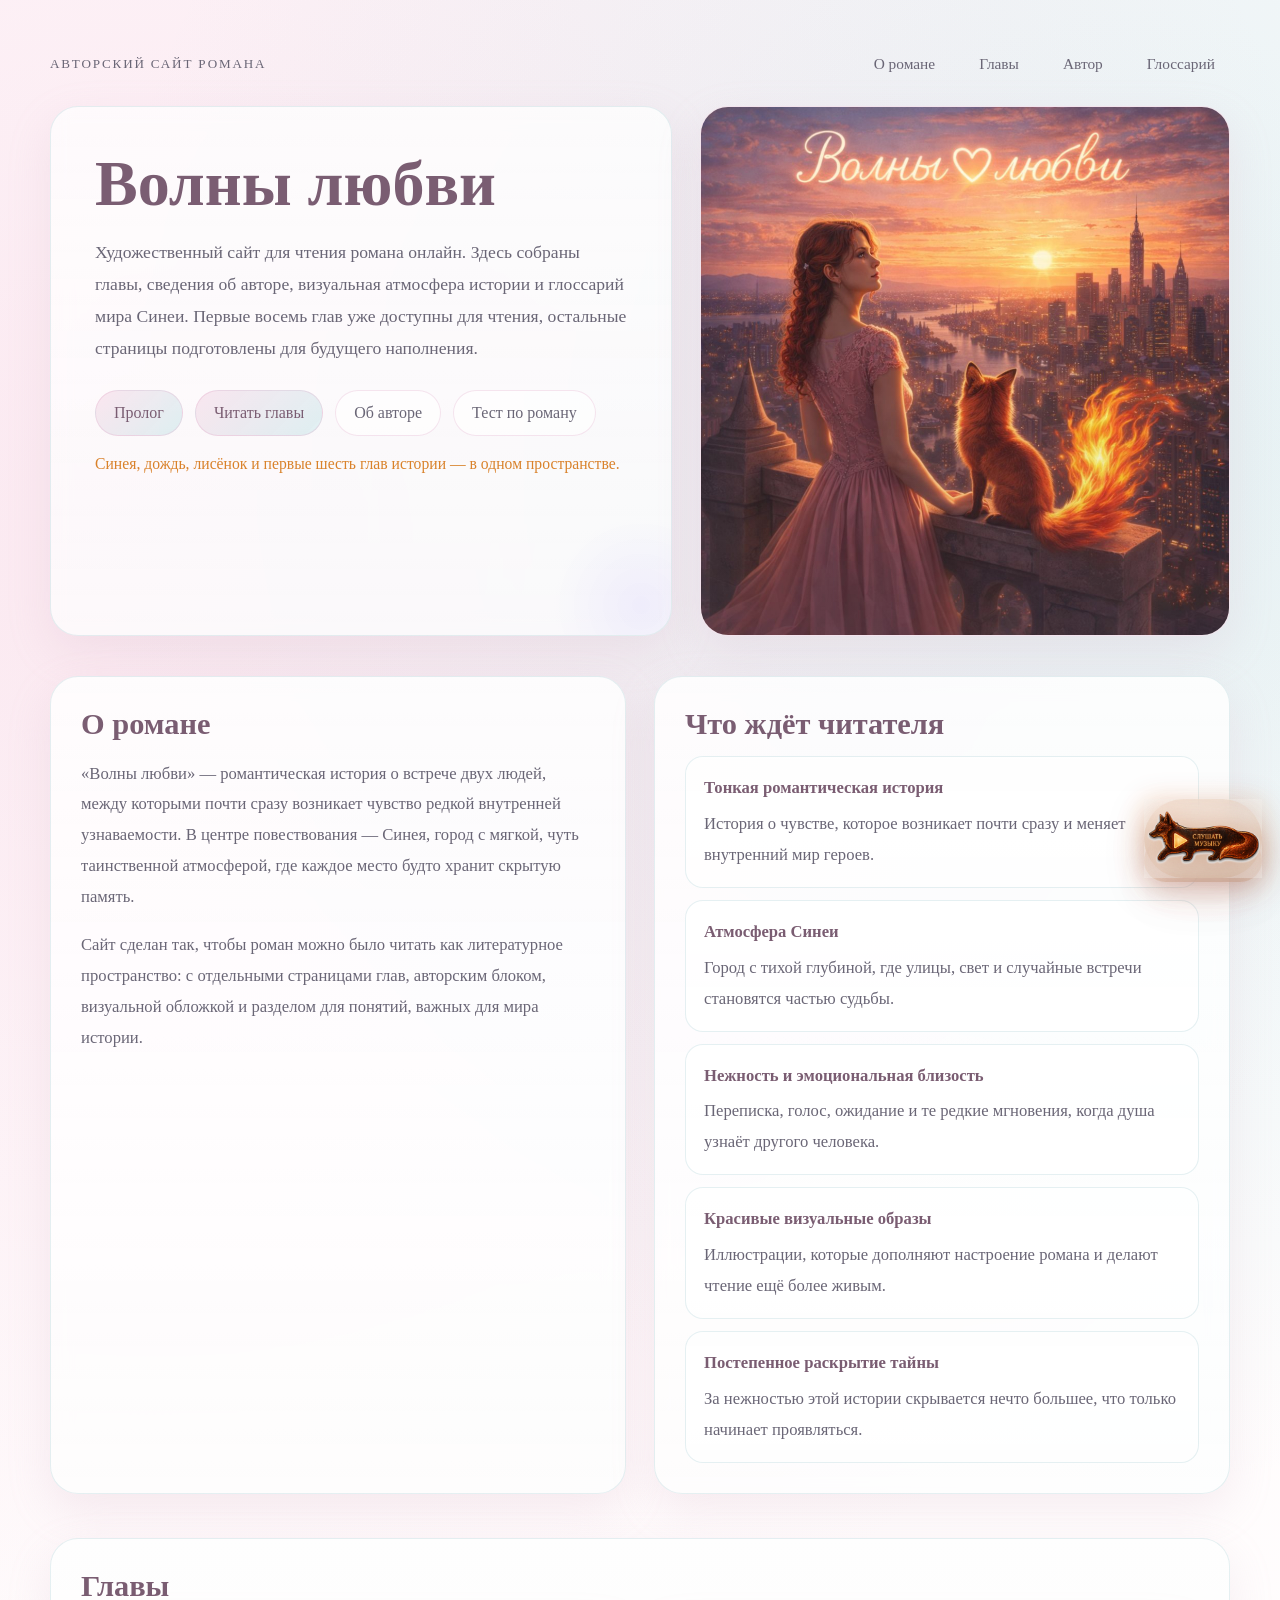
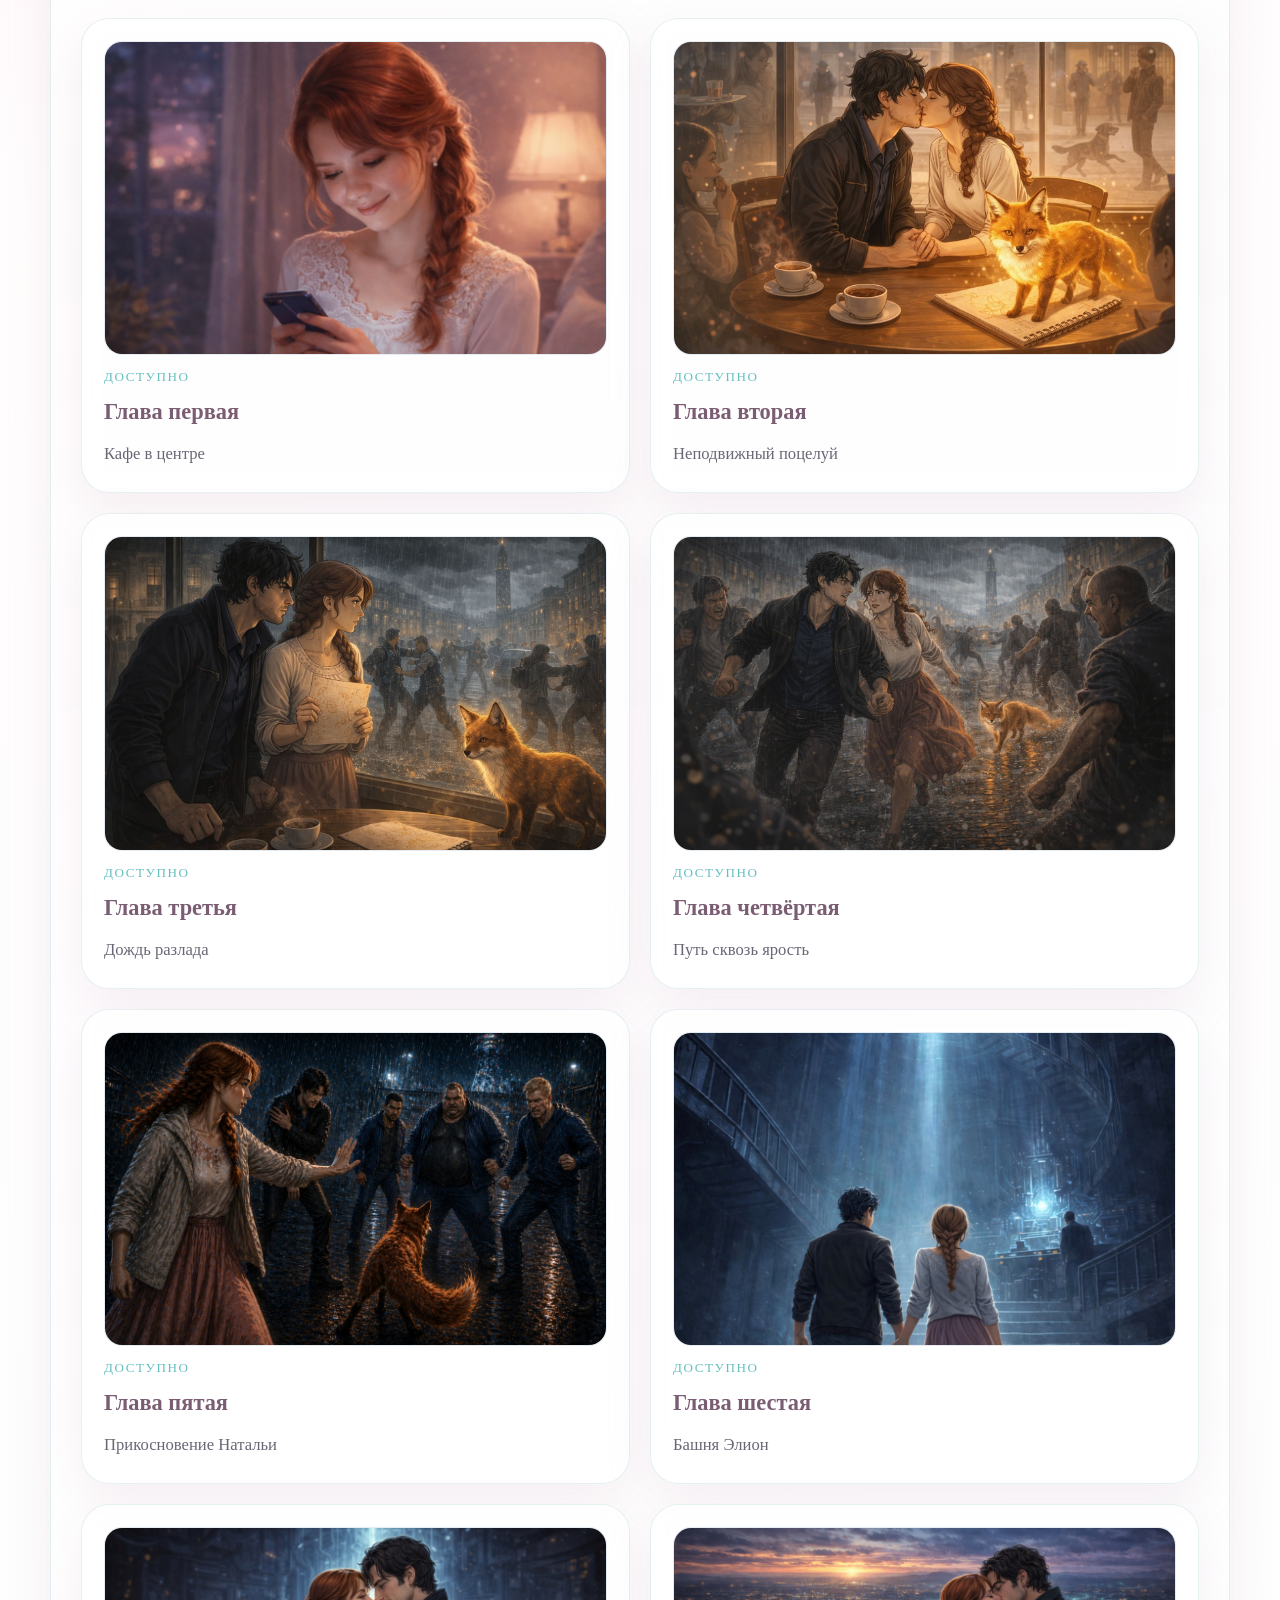
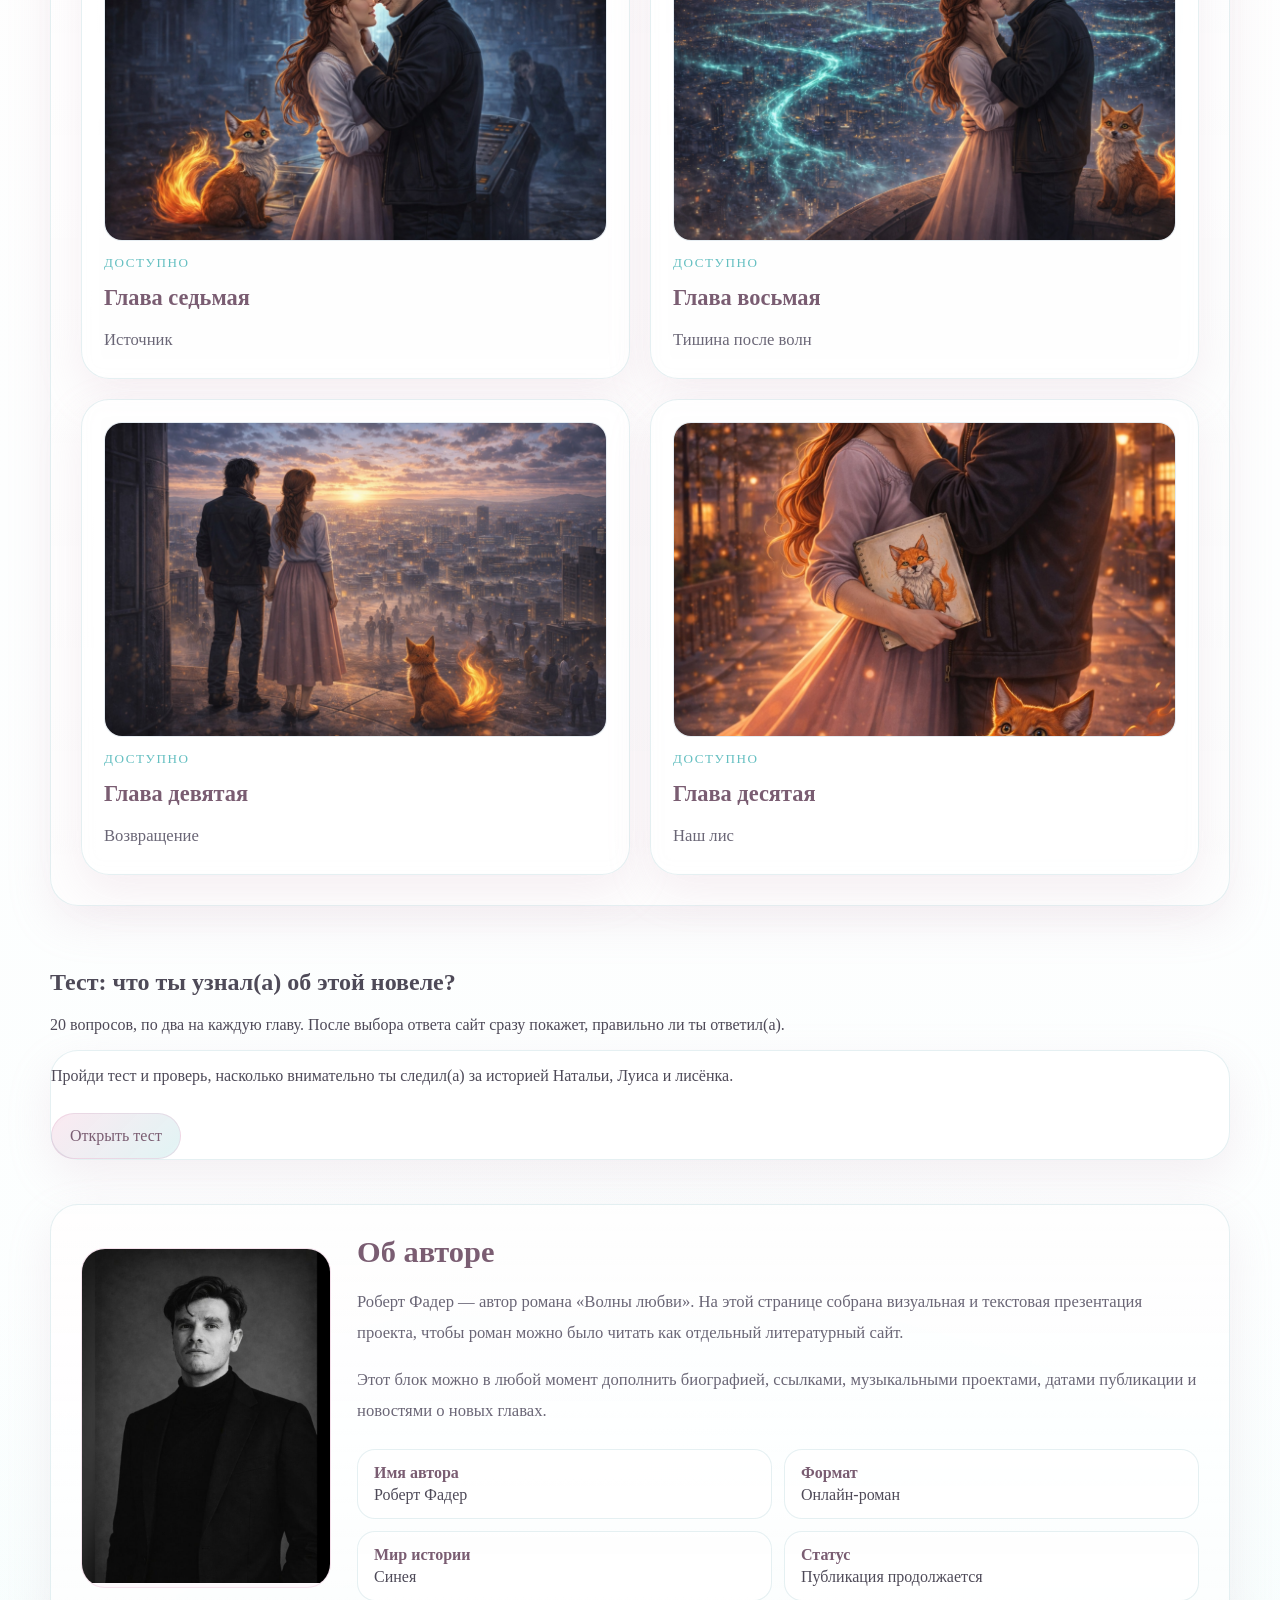
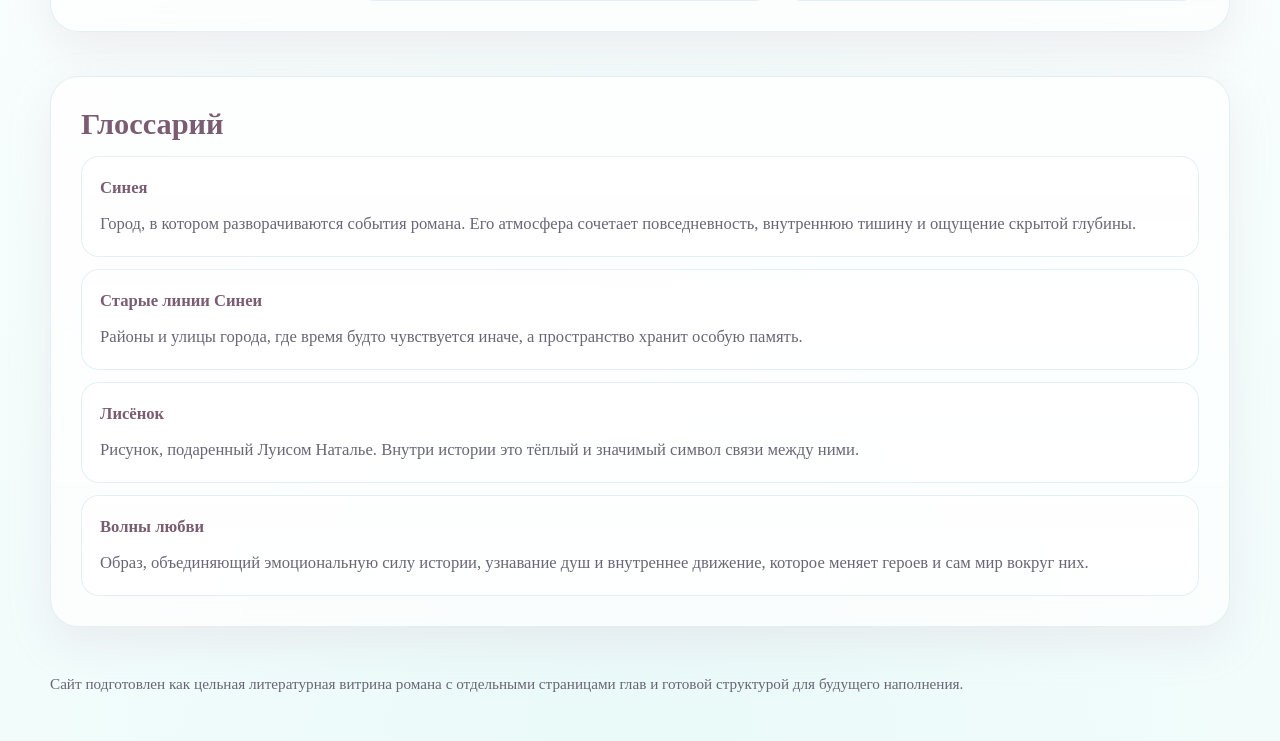
<file: index.html>
<!DOCTYPE html>
<html lang="ru">
<head>
  <meta charset="UTF-8">
  <meta name="viewport" content="width=device-width, initial-scale=1.0">
  <title>Волны любви — роман</title>
  <link rel="stylesheet" href="assets/css/styles.css">
</head>
<body>
  <div class="site-shell hero">
    <div class="topbar">
      <div class="brand">Авторский сайт романа</div>
      <nav class="nav">
        <a href="#about">О романе</a>
        <a href="#chapters">Главы</a>
        <a href="#author">Автор</a>
        <a href="#glossary">Глоссарий</a>
      </nav>
    </div>

    <div class="hero-grid">
      <section class="card hero-copy">
        <h1>Волны любви</h1>
        <p>
          Художественный сайт для чтения романа онлайн. Здесь собраны главы, сведения об авторе,
          визуальная атмосфера истории и глоссарий мира Синеи. Первые восемь глав уже доступны для чтения,
          остальные страницы подготовлены для будущего наполнения.
        </p>
        <div class="hero-actions">
<a class="button primary" href="prologue.html">Пролог</a>
          <a class="button primary" href="#chapters">Читать главы</a>
          <a class="button secondary" href="#author">Об авторе</a>
          <a class="button secondary" href="test.html">Тест по роману</a>
        </div>
        <div class="hero-note">Синея, дождь, лисёнок и первые шесть глав истории — в одном пространстве.</div>
</section>

      <aside class="card cover-card">
        <img src="assets/img/cover.jpg" alt="Обложка романа">
      </aside>
    </div>
  </div>

  <main class="site-shell">
    <section class="section" id="about">
      <div class="section-grid">
        <article class="card panel">
          <h2>О романе</h2>
          <p>
            «Волны любви» — романтическая история о встрече двух людей, между которыми почти сразу возникает
            чувство редкой внутренней узнаваемости. В центре повествования — Синея, город с мягкой, чуть
            таинственной атмосферой, где каждое место будто хранит скрытую память.
          </p>
          <p>
            Сайт сделан так, чтобы роман можно было читать как литературное пространство:
            с отдельными страницами глав, авторским блоком, визуальной обложкой и разделом для понятий,
            важных для мира истории.
          </p>
        </article>

        
        <article class="card panel">
          <h2>Что ждёт читателя</h2>
          <ul class="glossary-list">
            <li>
              <strong>Тонкая романтическая история</strong>
              История о чувстве, которое возникает почти сразу и меняет внутренний мир героев.
            </li>
            <li>
              <strong>Атмосфера Синеи</strong>
              Город с тихой глубиной, где улицы, свет и случайные встречи становятся частью судьбы.
            </li>
            <li>
              <strong>Нежность и эмоциональная близость</strong>
              Переписка, голос, ожидание и те редкие мгновения, когда душа узнаёт другого человека.
            </li>
            <li>
              <strong>Красивые визуальные образы</strong>
              Иллюстрации, которые дополняют настроение романа и делают чтение ещё более живым.
            </li>
            <li>
              <strong>Постепенное раскрытие тайны</strong>
              За нежностью этой истории скрывается нечто большее, что только начинает проявляться.
            </li>
          </ul>
        </article>

      </div>
</section>

    <section class="section" id="chapters">
      <div class="card panel">
        <h2>Главы</h2>
        <div class="chapter-grid">
          <a class="card chapter-card" href="chapters/chapter-01.html">
            <div class="chapter-thumb"><img src="assets/img/chapter-01.jpg" alt="Глава 1"></div>
            <div class="chapter-status">доступно</div>
            <h3>Глава первая</h3>
            <p>Кафе в центре</p>
          </a>

          <a class="card chapter-card" href="chapters/chapter-02.html">
            <div class="chapter-thumb"><img src="assets/img/chapter-02.jpg" alt="Глава 2"></div>
            <div class="chapter-status">доступно</div>
            <h3>Глава вторая</h3>
            <p>Неподвижный поцелуй</p>
          </a>

          <a class="card chapter-card" href="chapters/chapter-03.html">
            <div class="chapter-thumb"><img src="assets/img/chapter-03.jpg" alt="Глава 3"></div>
            <div class="chapter-status">доступно</div>
            <h3>Глава третья</h3>
            <p>Дождь разлада</p>
          </a>

          <a class="card chapter-card" href="chapters/chapter-04.html">
            <div class="chapter-thumb"><img src="assets/img/chapter-04.jpg" alt="Глава 4"></div>
            <div class="chapter-status">доступно</div>
            <h3>Глава четвёртая</h3>
            <p>Путь сквозь ярость</p>
          </a>

          <a class="card chapter-card" href="chapters/chapter-05.html">
            <div class="chapter-thumb"><img src="assets/img/chapter-05.jpg" alt="Глава 5"></div>
            <div class="chapter-status">доступно</div>
            <h3>Глава пятая</h3>
            <p>Прикосновение Натальи</p>
          </a>

          <a class="card chapter-card" href="chapters/chapter-06.html">
            <div class="chapter-thumb"><img src="assets/img/chapter-06.jpg" alt="Глава 6"></div>
            <div class="chapter-status">доступно</div>
            <h3>Глава шестая</h3>
            <p>Башня Элион</p>
          </a>

          <a class="card chapter-card" href="chapters/chapter-07.html">
            <div class="chapter-thumb"><img src="assets/img/chapter-07.jpg" alt="Глава 7"></div>
            <div class="chapter-status">доступно</div>
            <h3>Глава седьмая</h3>
            <p>Источник</p>
          </a>

          <a class="card chapter-card" href="chapters/chapter-08.html">
            <div class="chapter-thumb"><img src="assets/img/chapter-08.jpg" alt="Глава 8"></div>
            <div class="chapter-status">доступно</div>
            <h3>Глава восьмая</h3>
            <p>Тишина после волн</p>
          </a>

          <a class="card chapter-card" href="chapters/chapter-09.html">
            <div class="chapter-thumb"><img src="assets/img/chapter-09.jpg" alt="Глава 9"></div>
            <div class="chapter-status">доступно</div>
            <h3>Глава девятая</h3>
            <p>Возвращение</p>
          </a>

          <a class="card chapter-card" href="chapters/chapter-10.html">
            <div class="chapter-thumb"><img src="assets/img/chapter-10.jpg" alt="Глава 10"></div>
            <div class="chapter-status">доступно</div>
            <h3>Глава десятая</h3>
            <p>Наш лис</p>
          </a>
        </div>
      </div>
</section>

    
      <section class="section" id="quiz-preview">
        <div class="section-heading">
          <h2>Тест: что ты узнал(а) об этой новеле?</h2>
          <p>20 вопросов, по два на каждую главу. После выбора ответа сайт сразу покажет, правильно ли ты ответил(а).</p>
        </div>
        <div class="card">
          <p>Пройди тест и проверь, насколько внимательно ты следил(а) за историей Натальи, Луиса и лисёнка.</p>
          <div class="quiz-actions">
            <a class="button primary" href="test.html">Открыть тест</a>
          </div>
        </div>
      </section>


      <section class="section" id="author">
      <div class="card panel author-card">
        <div class="author-photo">
          <img src="assets/img/author.jpg" alt="Фото автора">
        </div>
        <div>
          <h2>Об авторе</h2>
          <p>
            Роберт Фадер — автор романа «Волны любви». На этой странице собрана визуальная и текстовая
            презентация проекта, чтобы роман можно было читать как отдельный литературный сайт.
          </p>
          <p>
            Этот блок можно в любой момент дополнить биографией, ссылками, музыкальными проектами,
            датами публикации и новостями о новых главах.
          </p>
          <div class="meta">
            <div><strong>Имя автора</strong><span>Роберт Фадер</span></div>
            <div><strong>Формат</strong><span>Онлайн-роман</span></div>
            <div><strong>Мир истории</strong><span>Синея</span></div>
            <div><strong>Статус</strong><span>Публикация продолжается</span></div>
          </div>
        </div>
      </div>
</section>

    <section class="section" id="glossary">
      <div class="card panel">
        <h2>Глоссарий</h2>
        <ul class="glossary-list">
          <li>
            <strong>Синея</strong>
            Город, в котором разворачиваются события романа. Его атмосфера сочетает повседневность,
            внутреннюю тишину и ощущение скрытой глубины.
          </li>
          <li>
            <strong>Старые линии Синеи</strong>
            Районы и улицы города, где время будто чувствуется иначе, а пространство хранит особую память.
          </li>
          <li>
            <strong>Лисёнок</strong>
            Рисунок, подаренный Луисом Наталье. Внутри истории это тёплый и значимый символ связи между ними.
          </li>
          <li>
            <strong>Волны любви</strong>
            Образ, объединяющий эмоциональную силу истории, узнавание душ и внутреннее движение,
            которое меняет героев и сам мир вокруг них.
          </li>
        </ul>
      </div>
</section>

    <footer class="footer">
      Сайт подготовлен как цельная литературная витрина романа с отдельными страницами глав и готовой структурой для будущего наполнения.
    </footer>
  </main>

  <div class="music-launcher">
    <button id="openSoundBtn" class="music-open-btn" type="button">Саундтрек</button>
  </div>

  <div id="soundModal" class="sound-modal" aria-hidden="true">
    <div class="sound-modal-backdrop"></div>
    <div id="soundModalCard" class="sound-modal-card">
      <div id="soundModalDrag" class="sound-modal-top">
        <div class="sound-modal-title">Послушать саундтрек «Волны любви»</div>
        <button id="closeSoundBtn" class="sound-close" type="button" aria-label="Закрыть">×</button>
      </div>

      <div class="sound-controls">
        <div class="playlist-block">
        <audio id="soundtrack" controls preload="metadata"></audio>

        <div class="playlist-ui">
          <div class="playlist-label">Список воспроизведения</div>
          <div class="playlist-items" id="playlistItems">
            <button class="playlist-item active" type="button" data-src="assets/audio/soundtrack.mp3" data-fallback="assets/audio/soundtrack.wav">Основной саундтрек</button>
            <button class="playlist-item" type="button" data-src="assets/audio/la-lluvia.mp3">La lluvia</button>
          </div>
        </div>
      </div>

        <div class="spectrum-wrap">
          <canvas id="spectrumCanvas" class="spectrum-canvas"></canvas>
        </div>

        <p class="sound-hint">Окно можно перетащить. Окно можно перетащить. Плеер запоминает дорожку и позицию между страницами.</p>
      </div>
    </div>
  </div>

  
<script>
(function () {
  const modal = document.getElementById("soundModal");
  const card = document.getElementById("soundModalCard");
  const dragHandle = document.getElementById("soundModalDrag");
  const openBtn = document.getElementById("openSoundBtn");
  const closeBtn = document.getElementById("closeSoundBtn");
  const audio = document.getElementById("soundtrack");
  const canvas = document.getElementById("spectrumCanvas");
  const playlistItems = Array.from(document.querySelectorAll(".playlist-item"));
  const STORAGE_KEY = "waves_of_love_player_state_v2";

  if (!modal || !card || !dragHandle || !openBtn || !closeBtn || !audio || !canvas || !playlistItems.length) {
    return;
  }

  let audioCtx = null;
  let analyser = null;
  let source = null;
  let animationId = null;

  let isDragging = false;
  let dragOffsetX = 0;
  let dragOffsetY = 0;

  function normalizeTrack(src) {
    if (!src) return "";
    return src.split("/").pop().toLowerCase();
  }

  function getCurrentState() {
    const activeButton = playlistItems.find((item) => item.classList.contains("active")) || playlistItems[0];
    return {
      trackKey: normalizeTrack(activeButton ? activeButton.getAttribute("data-src") : ""),
      currentTime: Number.isFinite(audio.currentTime) ? audio.currentTime : 0,
      isPlaying: !audio.paused,
      isOpen: modal.classList.contains("active"),
      left: card.style.left || "",
      top: card.style.top || "",
      right: card.style.right || "",
      bottom: card.style.bottom || ""
    };
  }

  function saveState(extra) {
    try {
      const state = Object.assign({}, getCurrentState(), extra || {});
      localStorage.setItem(STORAGE_KEY, JSON.stringify(state));
    } catch (err) {
      console.warn("No se pudo guardar el estado del reproductor.", err);
    }
  }

  function loadState() {
    try {
      return JSON.parse(localStorage.getItem(STORAGE_KEY) || "null");
    } catch (err) {
      return null;
    }
  }

  function ensureAudioGraph() {
    if (analyser) return;

    const AudioContextClass = window.AudioContext || window.webkitAudioContext;
    if (!AudioContextClass) return;

    audioCtx = new AudioContextClass();
    analyser = audioCtx.createAnalyser();
    analyser.fftSize = 256;
    analyser.smoothingTimeConstant = 0.85;

    source = audioCtx.createMediaElementSource(audio);
    source.connect(analyser);
    analyser.connect(audioCtx.destination);
  }

  function resizeCanvas() {
    const ratio = Math.max(window.devicePixelRatio || 1, 1);
    const rect = canvas.getBoundingClientRect();
    canvas.width = Math.max(10, Math.floor(rect.width * ratio));
    canvas.height = Math.max(10, Math.floor(rect.height * ratio));
  }

  function drawSpectrum() {
    const ctx = canvas.getContext("2d");
    if (!ctx) return;

    resizeCanvas();

    const width = canvas.width;
    const height = canvas.height;
    const ratio = Math.max(window.devicePixelRatio || 1, 1);

    ctx.clearRect(0, 0, width, height);

    const bg = ctx.createLinearGradient(0, 0, 0, height);
    bg.addColorStop(0, "rgba(255,255,255,0.22)");
    bg.addColorStop(1, "rgba(120,207,208,0.06)");
    ctx.fillStyle = bg;
    ctx.fillRect(0, 0, width, height);

    const bars = 26;
    const gap = 4 * ratio;
    const barWidth = (width - gap * (bars + 1)) / bars;

    if (!analyser || audio.paused) {
      const t = Date.now() / 700;
      for (let i = 0; i < bars; i++) {
        const value = 0.18 + 0.1 * Math.sin(t + i * 0.5);
        const barHeight = Math.max(6 * ratio, value * (height * 0.65));
        const x = gap + i * (barWidth + gap);
        const y = height - barHeight - 6 * ratio;
        ctx.fillStyle = "rgba(68, 226, 220, 0.26)";
        ctx.fillRect(x, y, barWidth, barHeight);
      }
      animationId = requestAnimationFrame(drawSpectrum);
      return;
    }

    const bufferLength = analyser.frequencyBinCount;
    const dataArray = new Uint8Array(bufferLength);
    analyser.getByteFrequencyData(dataArray);

    const grad = ctx.createLinearGradient(0, 0, 0, height);
    grad.addColorStop(0, "rgba(68, 226, 220, 0.95)");
    grad.addColorStop(1, "rgba(63, 187, 195, 0.28)");
    ctx.fillStyle = grad;

    const step = Math.max(1, Math.floor(bufferLength / bars));

    for (let i = 0; i < bars; i++) {
      const value = dataArray[i * step] / 255;
      const barHeight = Math.max(8 * ratio, value * (height * 0.80));
      const x = gap + i * (barWidth + gap);
      const y = height - barHeight - 6 * ratio;
      ctx.fillRect(x, y, barWidth, barHeight);
    }

    animationId = requestAnimationFrame(drawSpectrum);
  }

  function setActiveTrack(button, autoplay = false, resumeTime = null) {
    if (!button) return;
    const src = button.getAttribute("data-src");
    const fallback = button.getAttribute("data-fallback");

    playlistItems.forEach((item) => item.classList.remove("active"));
    button.classList.add("active");

    audio.pause();
    while (audio.firstChild) audio.removeChild(audio.firstChild);

    const primarySource = document.createElement("source");
    primarySource.src = src;
    primarySource.type = "audio/mpeg";
    audio.appendChild(primarySource);

    if (fallback) {
      const fallbackSource = document.createElement("source");
      fallbackSource.src = fallback;
      fallbackSource.type = "audio/wav";
      audio.appendChild(fallbackSource);
    }

    audio.load();

    if (resumeTime !== null && resumeTime !== undefined) {
      audio.addEventListener("loadedmetadata", function restoreTime() {
        try {
          audio.currentTime = Math.max(0, Math.min(resumeTime, isFinite(audio.duration) ? audio.duration || resumeTime : resumeTime));
        } catch (err) {}
        audio.removeEventListener("loadedmetadata", restoreTime);
      });
    }

    saveState({ trackKey: normalizeTrack(src), currentTime: resumeTime || 0 });

    if (autoplay) {
      startPlayback();
    }
  }

  playlistItems.forEach((button) => {
    button.addEventListener("click", function () {
      const shouldAutoplay = modal.classList.contains("active");
      setActiveTrack(button, shouldAutoplay, 0);
    });
  });

  async function startPlayback() {
    try {
      ensureAudioGraph();

      if (audioCtx && audioCtx.state === "suspended") {
        await audioCtx.resume();
      }

      audio.muted = false;
      audio.volume = 1;
      await audio.play();
      saveState({ isPlaying: true });
    } catch (err) {
      console.warn("El navegador bloqueó la reanudación automática del audio.", err);
      saveState({ isPlaying: false });
    }
  }

  function openModal() {
    modal.classList.add("active");
    modal.setAttribute("aria-hidden", "false");
    saveState({ isOpen: true });
  }

  function closeModal() {
    modal.classList.remove("active");
    modal.setAttribute("aria-hidden", "true");
    audio.pause();
    audio.currentTime = 0;
    saveState({ isOpen: false, isPlaying: false, currentTime: 0 });
  }

  openBtn.addEventListener("click", async function () {
    openModal();
    await startPlayback();
    if (!animationId) {
      drawSpectrum();
    }
  });

  closeBtn.addEventListener("click", function () {
    closeModal();
  });

  document.addEventListener("keydown", function (e) {
    if (e.key === "Escape" && modal.classList.contains("active")) {
      closeModal();
    }
  });

  function startDrag(clientX, clientY) {
    const rect = card.getBoundingClientRect();
    isDragging = true;
    dragOffsetX = clientX - rect.left;
    dragOffsetY = clientY - rect.top;
    card.style.left = rect.left + "px";
    card.style.top = rect.top + "px";
    card.style.right = "auto";
    card.style.bottom = "auto";
    card.style.position = "fixed";
  }

  function moveDrag(clientX, clientY) {
    if (!isDragging) return;

    const maxX = window.innerWidth - card.offsetWidth - 6;
    const maxY = window.innerHeight - card.offsetHeight - 6;

    let nextX = clientX - dragOffsetX;
    let nextY = clientY - dragOffsetY;

    nextX = Math.max(6, Math.min(nextX, maxX));
    nextY = Math.max(6, Math.min(nextY, maxY));

    card.style.left = nextX + "px";
    card.style.top = nextY + "px";
    saveState({ left: card.style.left, top: card.style.top, right: "auto", bottom: "auto" });
  }

  function stopDrag() {
    isDragging = false;
  }

  dragHandle.addEventListener("mousedown", function (e) {
    startDrag(e.clientX, e.clientY);
  });

  document.addEventListener("mousemove", function (e) {
    moveDrag(e.clientX, e.clientY);
  });

  document.addEventListener("mouseup", stopDrag);

  dragHandle.addEventListener("touchstart", function (e) {
    const touch = e.touches[0];
    if (!touch) return;
    startDrag(touch.clientX, touch.clientY);
  }, { passive: true });

  document.addEventListener("touchmove", function (e) {
    const touch = e.touches[0];
    if (!touch) return;
    moveDrag(touch.clientX, touch.clientY);
  }, { passive: true });

  document.addEventListener("touchend", stopDrag);

  window.addEventListener("resize", function () {
    if (animationId) resizeCanvas();
  });

  audio.addEventListener("timeupdate", function () {
    saveState();
  });

  audio.addEventListener("pause", function () {
    saveState({ isPlaying: false });
  });

  audio.addEventListener("play", function () {
    saveState({ isPlaying: true });
  });

  window.addEventListener("beforeunload", function () {
    saveState();
  });

  function restoreState() {
    const state = loadState();
    const defaultButton = playlistItems[0];
    if (!state) {
      setActiveTrack(defaultButton, false, 0);
      return;
    }

    const match = playlistItems.find((button) => normalizeTrack(button.getAttribute("data-src")) === state.trackKey) || defaultButton;
    setActiveTrack(match, false, state.currentTime || 0);

    if (state.left || state.top) {
      card.style.position = "fixed";
      if (state.left) card.style.left = state.left;
      if (state.top) card.style.top = state.top;
      card.style.right = state.right || "auto";
      card.style.bottom = state.bottom || "auto";
    }

    if (state.isOpen) {
      openModal();
      if (!animationId) drawSpectrum();
    }

    if (state.isPlaying) {
      setTimeout(() => {
        startPlayback();
      }, 120);
    }
  }

  restoreState();
})();
</script>



  <div class="music-launcher">
    <button id="openSoundBtn" class="music-open-btn" type="button" aria-label="Послушать музыку">
      <img src="assets/img/fox-play.png" alt="Слушать музыку">
    </button>
  </div>

  <canvas id="globalSpectrumCanvas" class="global-spectrum-canvas" aria-hidden="true"></canvas>

  <div id="soundModal" class="sound-modal" aria-hidden="true">
    <div class="sound-modal-backdrop"></div>
    <div id="soundModalCard" class="sound-modal-card">
      <div id="soundModalDrag" class="sound-modal-top">
        <div class="sound-modal-title">Саундтрек «Волны любви»</div>
        <button id="closeSoundBtn" class="sound-close" type="button" aria-label="Закрыть">×</button>
      </div>
      <div class="sound-controls">
        <div class="playlist-block">
          <audio id="soundtrack" controls preload="metadata"></audio>
          <div class="playlist-ui">
            <div class="playlist-label">Список воспроизведения</div>
            <div class="playlist-items" id="playlistItems">
              <button class="playlist-item active" type="button" data-src="assets/audio/prikosnovenie-istiny.mp3">Прикосновение истины</button>
              <button class="playlist-item" type="button" data-src="assets/audio/soundtrack.mp3" data-fallback="assets/audio/soundtrack.wav">Волны любви</button>
              <button class="playlist-item" type="button" data-src="assets/audio/la-lluvia.mp3">Дождь</button>
            </div>
          </div>
          <canvas id="spectrumCanvas" aria-hidden="true"></canvas>
        </div>
        <p class="sound-hint">Нажмите на лиса, чтобы открыть музыку. При закрытии списка воспроизведение остановится.</p>
      </div>
    </div>
  </div>

  <script src="assets/js/waves-player.js"></script>

</body>
</html>
</file>
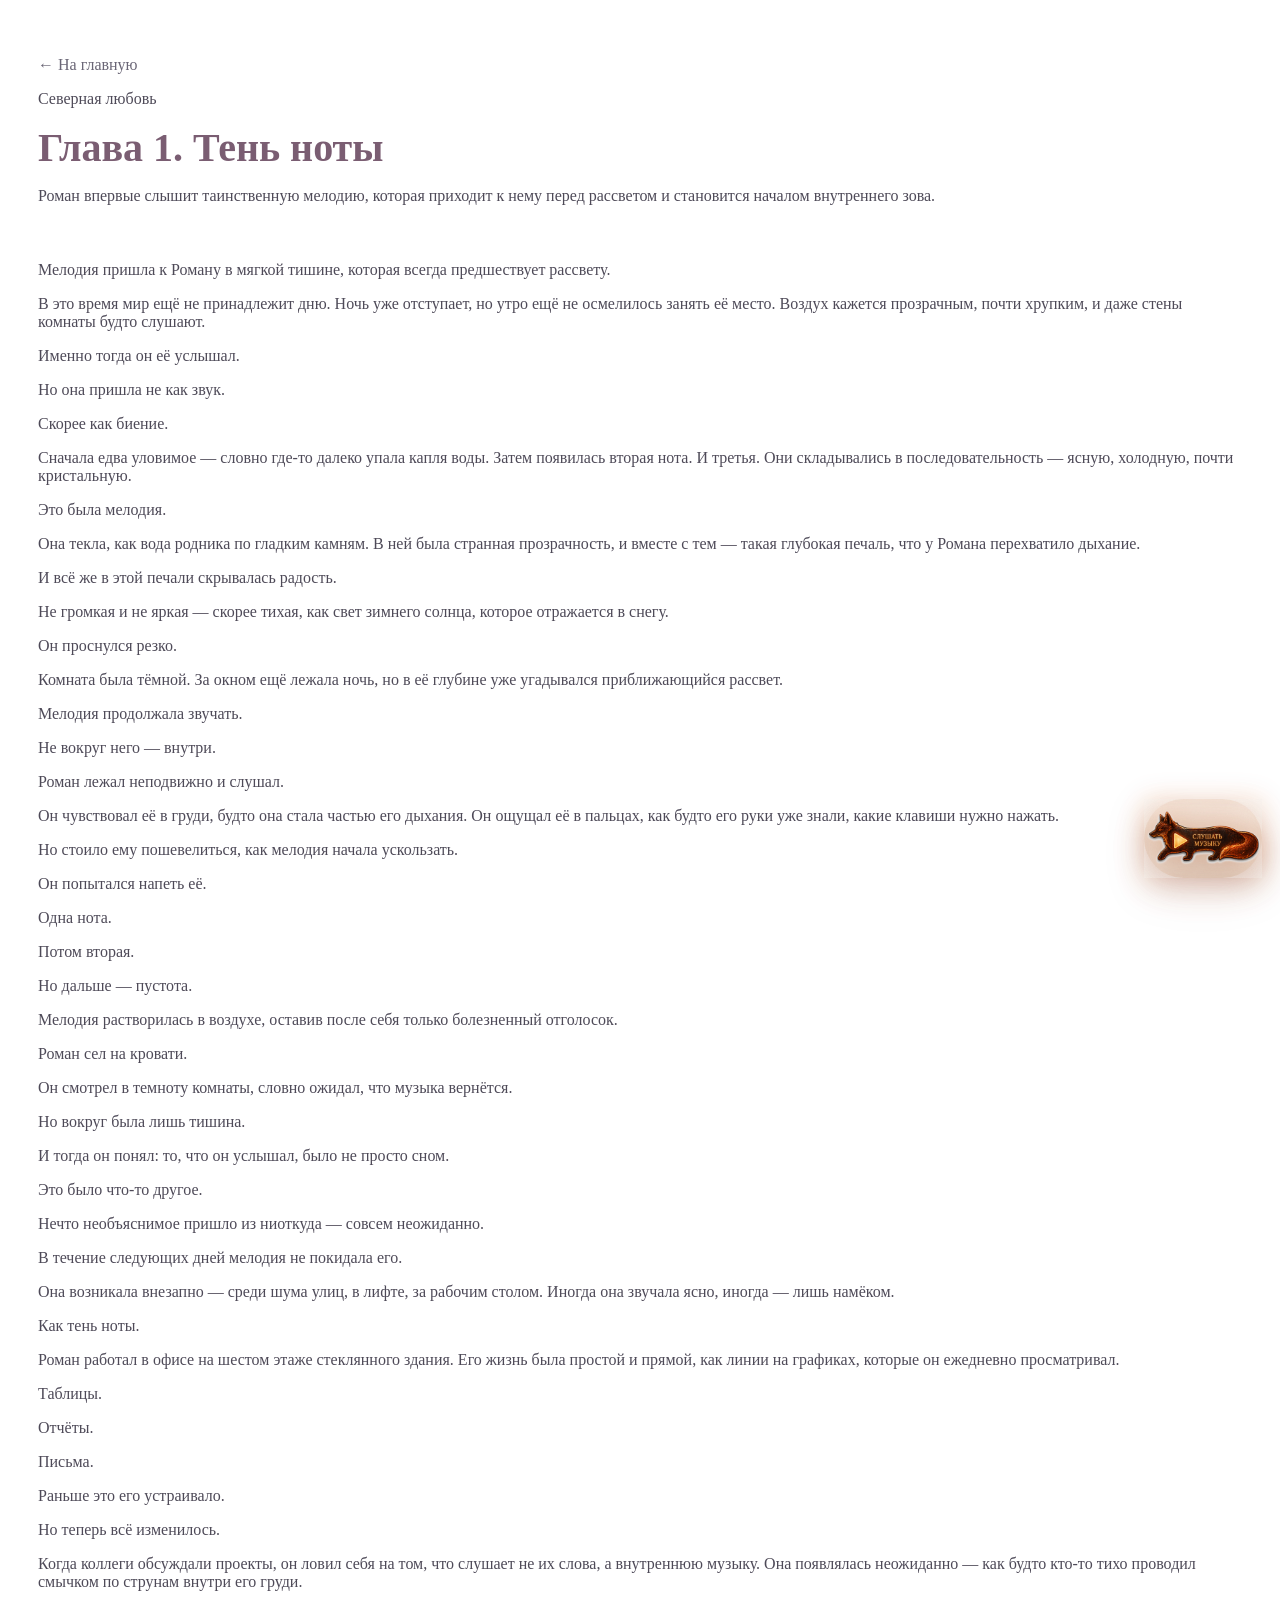
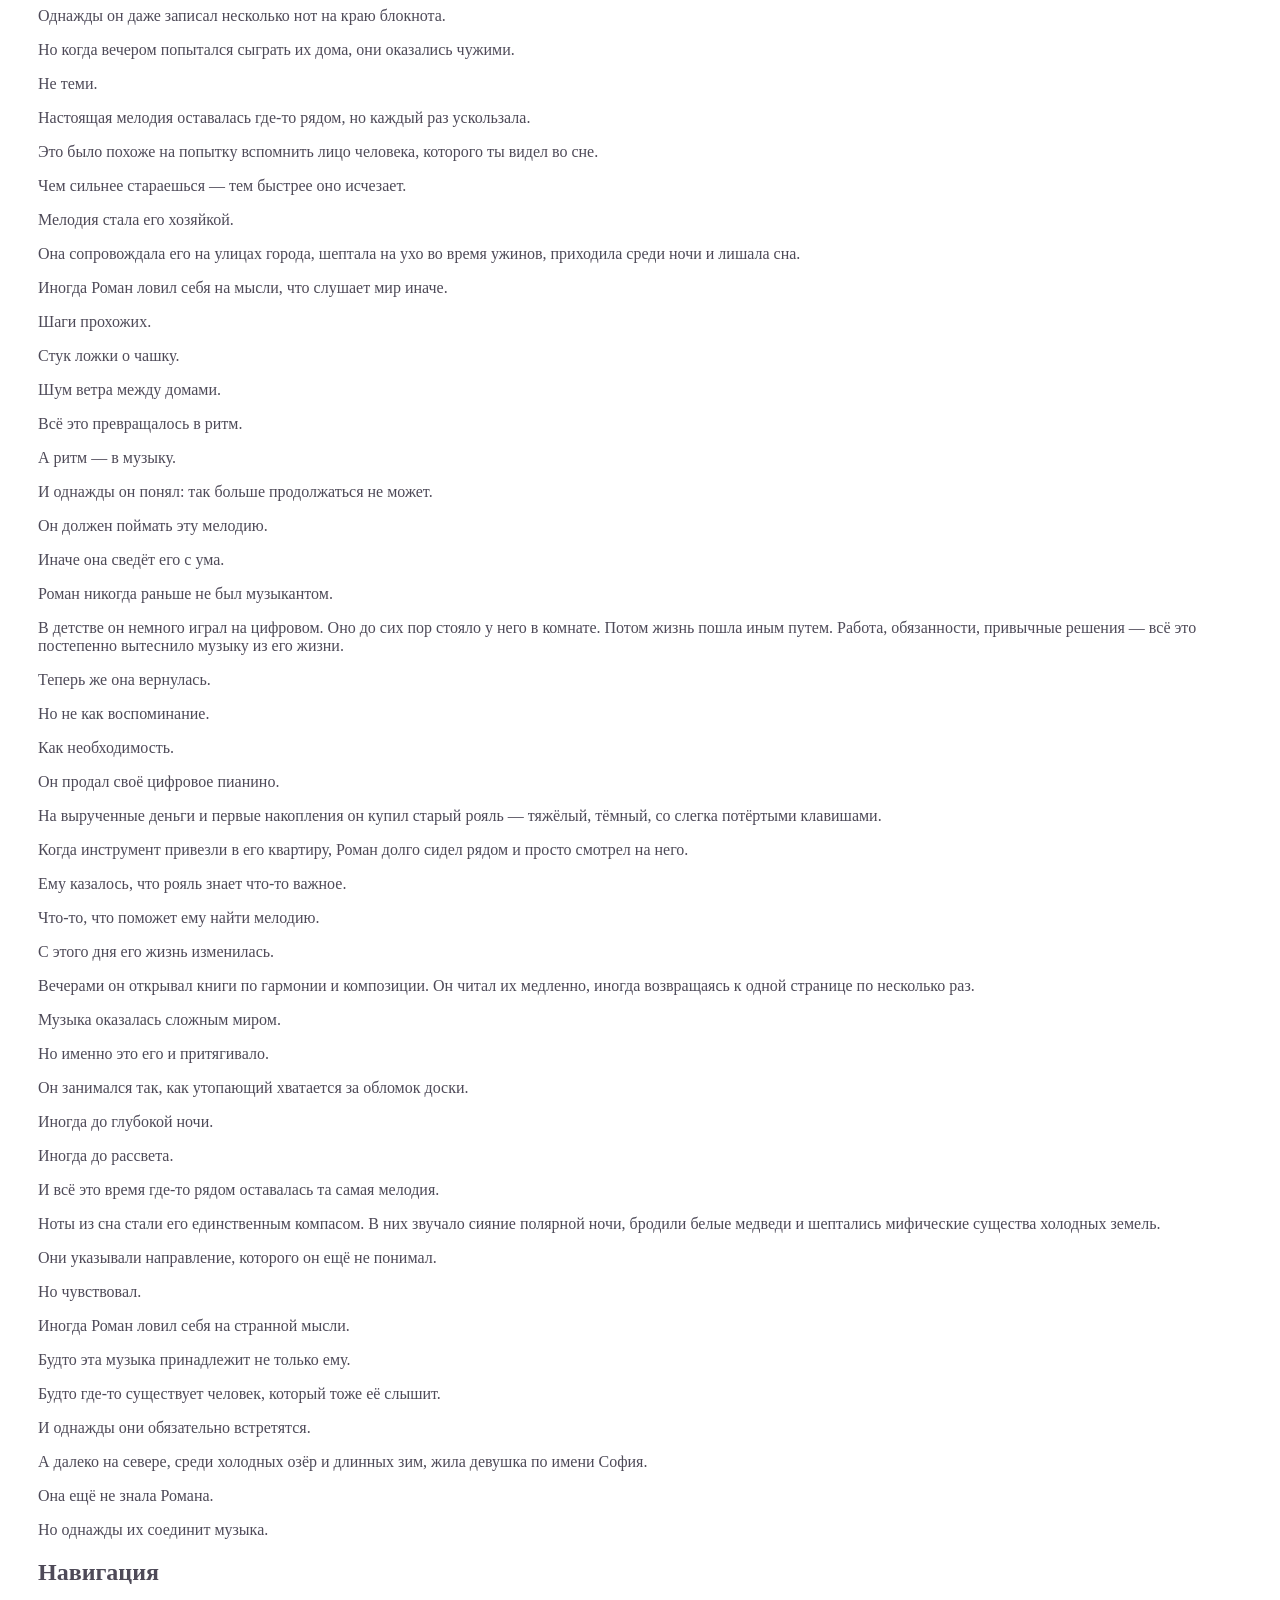
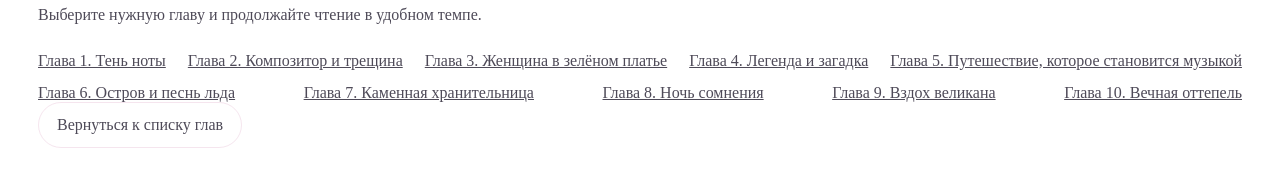
<file: chapter.html>
<!DOCTYPE html>
<html lang="ru">
<head>
  <meta charset="UTF-8" />
  <meta name="viewport" content="width=device-width, initial-scale=1.0" />
  <title>Глава — Северная любовь</title>
  <meta name="description" content="Чтение главы романа «Северная любовь»." />
  <link rel="stylesheet" href="assets/css/styles.css" />
</head>
<body class="chapter-body">
  <div class="sky-glow sky-glow-one"></div>
  <div class="sky-glow sky-glow-two"></div>
  <div class="snow snow-a"></div>
  <div class="snow snow-b"></div>

  <header class="chapter-header container">
    <a class="back-link" href="index.html">← На главную</a>
    <div class="chapter-heading glass-card">
      <p class="section-label">Северная любовь</p>
      <h1 id="chapter-title">Глава</h1>
      <p class="chapter-summary" id="chapter-summary"></p>
    </div>
  </header>

  <main class="container reading-layout">
    <article class="reader-card" id="chapter-content"></article>

    <aside class="side-card">
      <h2>Навигация</h2>
      <p class="side-text">Выберите нужную главу и продолжайте чтение в удобном темпе.</p>
      <div class="chapter-nav" id="chapter-nav"></div>
      <a class="button button-primary full-width" href="index.html#chapters">Вернуться к списку глав</a>
    </aside>
  </main>

  <script src="assets/js/data.js"></script>
  <script src="assets/js/chapter.js"></script>

  <div class="music-launcher">
    <button id="openSoundBtn" class="music-open-btn" type="button" aria-label="Послушать музыку">
      <img src="assets/img/fox-play.png" alt="Слушать музыку">
    </button>
  </div>

  <canvas id="globalSpectrumCanvas" class="global-spectrum-canvas" aria-hidden="true"></canvas>

  <div id="soundModal" class="sound-modal" aria-hidden="true">
    <div class="sound-modal-backdrop"></div>
    <div id="soundModalCard" class="sound-modal-card">
      <div id="soundModalDrag" class="sound-modal-top">
        <div class="sound-modal-title">Саундтрек «Волны любви»</div>
        <button id="closeSoundBtn" class="sound-close" type="button" aria-label="Закрыть">×</button>
      </div>
      <div class="sound-controls">
        <div class="playlist-block">
          <audio id="soundtrack" controls preload="metadata"></audio>
          <div class="playlist-ui">
            <div class="playlist-label">Список воспроизведения</div>
            <div class="playlist-items" id="playlistItems">
              <button class="playlist-item active" type="button" data-src="assets/audio/prikosnovenie-istiny.mp3">Прикосновение истины</button>
              <button class="playlist-item" type="button" data-src="assets/audio/soundtrack.mp3" data-fallback="assets/audio/soundtrack.wav">Волны любви</button>
              <button class="playlist-item" type="button" data-src="assets/audio/la-lluvia.mp3">Дождь</button>
            </div>
          </div>
          <canvas id="spectrumCanvas" aria-hidden="true"></canvas>
        </div>
        <p class="sound-hint">Нажмите на лиса, чтобы открыть музыку. При закрытии списка воспроизведение остановится.</p>
      </div>
    </div>
  </div>

  <script src="assets/js/waves-player.js"></script>

</body>
</html>
</file>
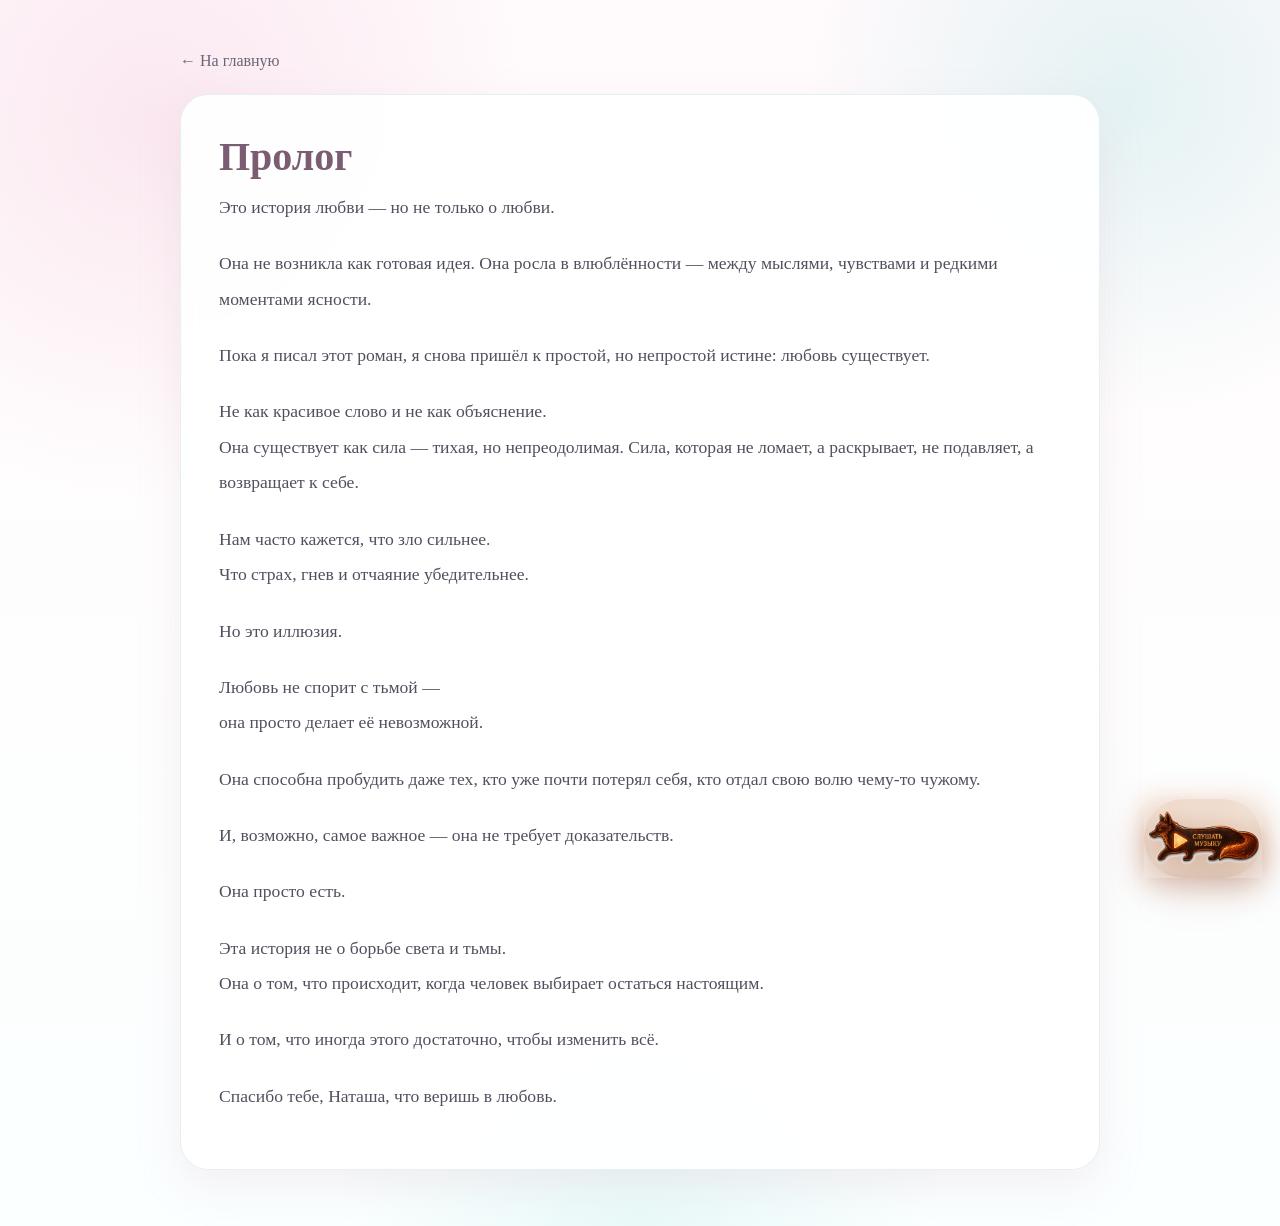
<file: prologue.html>
<!DOCTYPE html>
<html lang="ru">
<head>
<meta charset="UTF-8">
<meta name="viewport" content="width=device-width, initial-scale=1.0">
<title>Пролог — Волны любви</title>
<link rel="stylesheet" href="assets/css/styles.css">
</head>
<body>
<div class="chapter-page">
<div class="chapter-header"><a href="index.html">← На главную</a></div>

<article class="card chapter-body">
<h1>Пролог</h1>

<div class="chapter-text">
<p>Это история любви — но не только о любви.</p>
<p>Она не возникла как готовая идея. Она росла в влюблённости — между мыслями, чувствами и редкими моментами ясности.</p>
<p>Пока я писал этот роман, я снова пришёл к простой, но непростой истине: любовь существует.</p>
<p>Не как красивое слово и не как объяснение.<br>
Она существует как сила — тихая, но непреодолимая. Сила, которая не ломает, а раскрывает, не подавляет, а возвращает к себе.</p>
<p>Нам часто кажется, что зло сильнее.<br>
Что страх, гнев и отчаяние убедительнее.</p>
<p>Но это иллюзия.</p>
<p>Любовь не спорит с тьмой —<br>
она просто делает её невозможной.</p>
<p>Она способна пробудить даже тех, кто уже почти потерял себя, кто отдал свою волю чему-то чужому.</p>
<p>И, возможно, самое важное — она не требует доказательств.</p>
<p>Она просто есть.</p>
<p>Эта история не о борьбе света и тьмы.<br>
Она о том, что происходит, когда человек выбирает остаться настоящим.</p>
<p>И о том, что иногда этого достаточно, чтобы изменить всё.</p>
<p>Спасибо тебе, Наташа, что веришь в любовь.</p>
</div>
</article>
</div>

  <div class="music-launcher">
    <button id="openSoundBtn" class="music-open-btn" type="button" aria-label="Послушать музыку">
      <img src="assets/img/fox-play.png" alt="Слушать музыку">
    </button>
  </div>

  <canvas id="globalSpectrumCanvas" class="global-spectrum-canvas" aria-hidden="true"></canvas>

  <div id="soundModal" class="sound-modal" aria-hidden="true">
    <div class="sound-modal-backdrop"></div>
    <div id="soundModalCard" class="sound-modal-card">
      <div id="soundModalDrag" class="sound-modal-top">
        <div class="sound-modal-title">Саундтрек «Волны любви»</div>
        <button id="closeSoundBtn" class="sound-close" type="button" aria-label="Закрыть">×</button>
      </div>
      <div class="sound-controls">
        <div class="playlist-block">
          <audio id="soundtrack" controls preload="metadata"></audio>
          <div class="playlist-ui">
            <div class="playlist-label">Список воспроизведения</div>
            <div class="playlist-items" id="playlistItems">
              <button class="playlist-item active" type="button" data-src="assets/audio/prikosnovenie-istiny.mp3">Прикосновение истины</button>
              <button class="playlist-item" type="button" data-src="assets/audio/soundtrack.mp3" data-fallback="assets/audio/soundtrack.wav">Волны любви</button>
              <button class="playlist-item" type="button" data-src="assets/audio/la-lluvia.mp3">Дождь</button>
            </div>
          </div>
          <canvas id="spectrumCanvas" aria-hidden="true"></canvas>
        </div>
        <p class="sound-hint">Нажмите на лиса, чтобы открыть музыку. При закрытии списка воспроизведение остановится.</p>
      </div>
    </div>
  </div>

  <script src="assets/js/waves-player.js"></script>

</body>
</html>
</file>
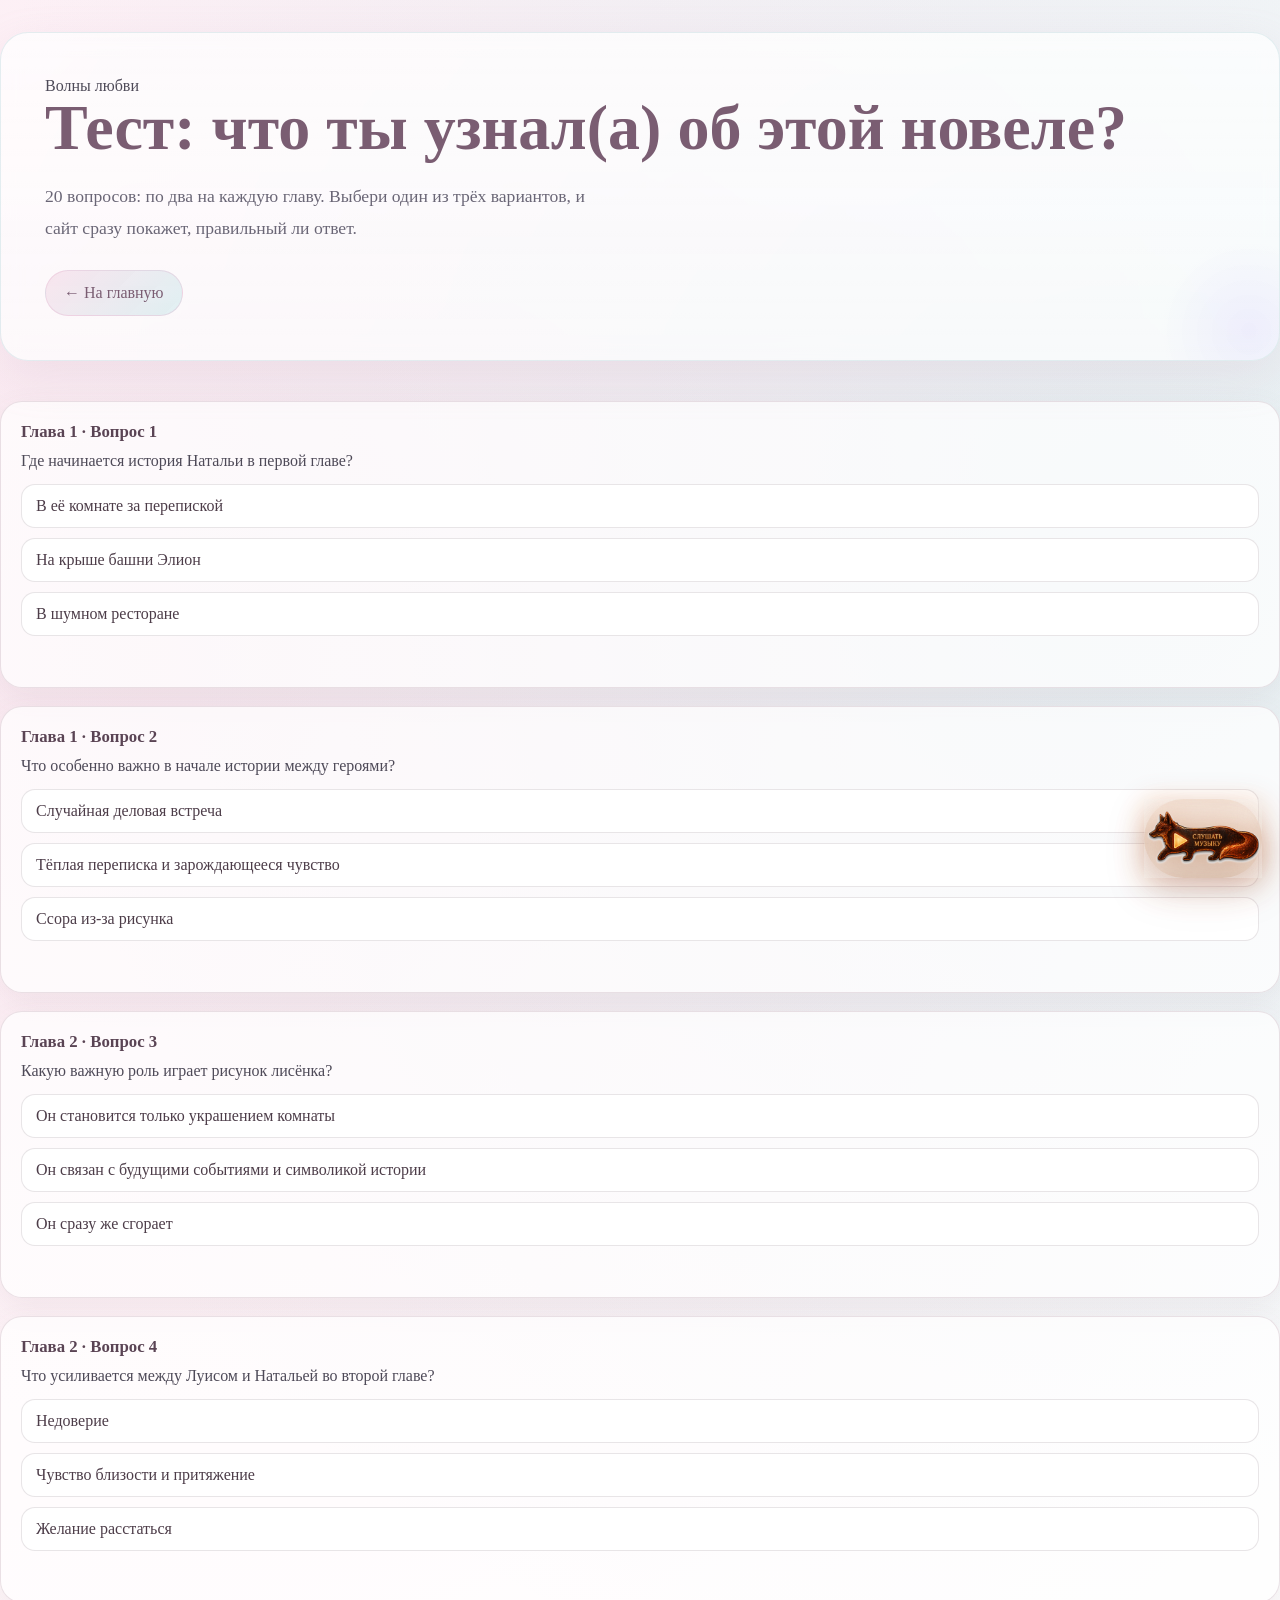
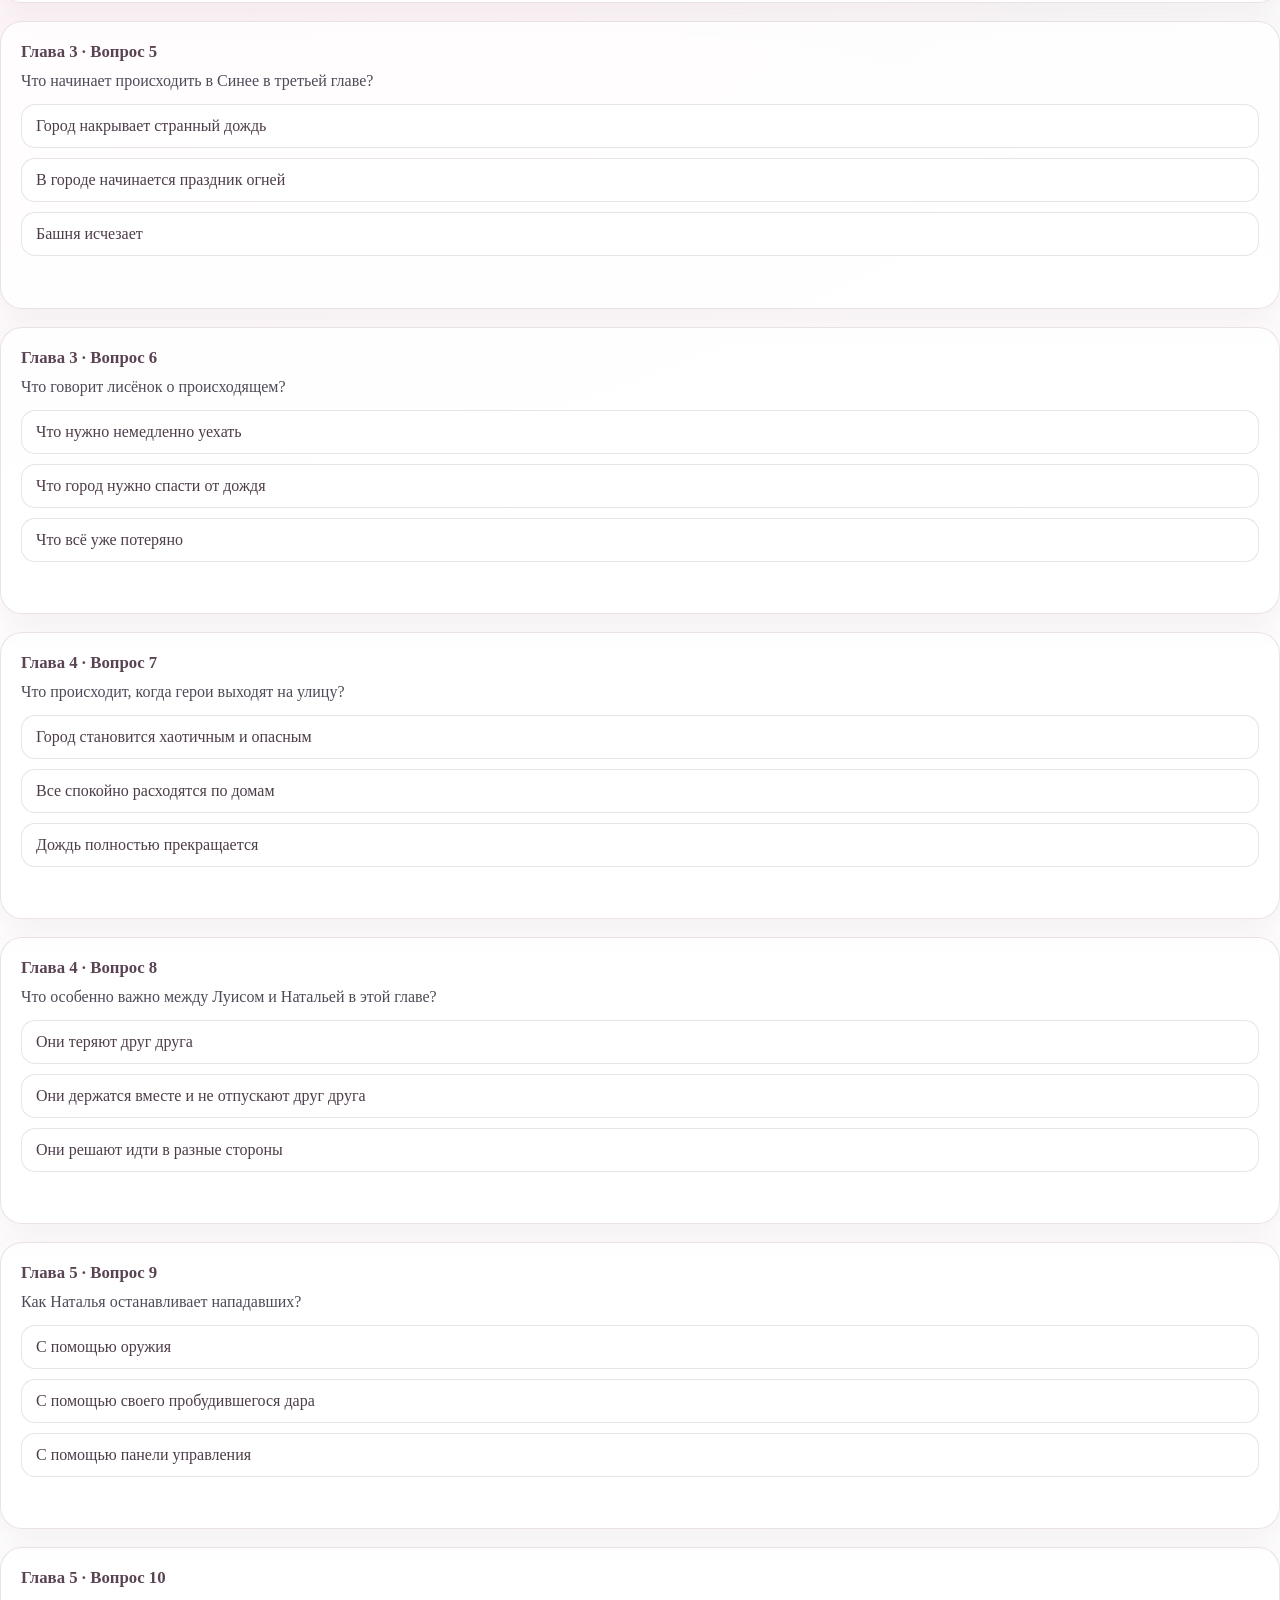
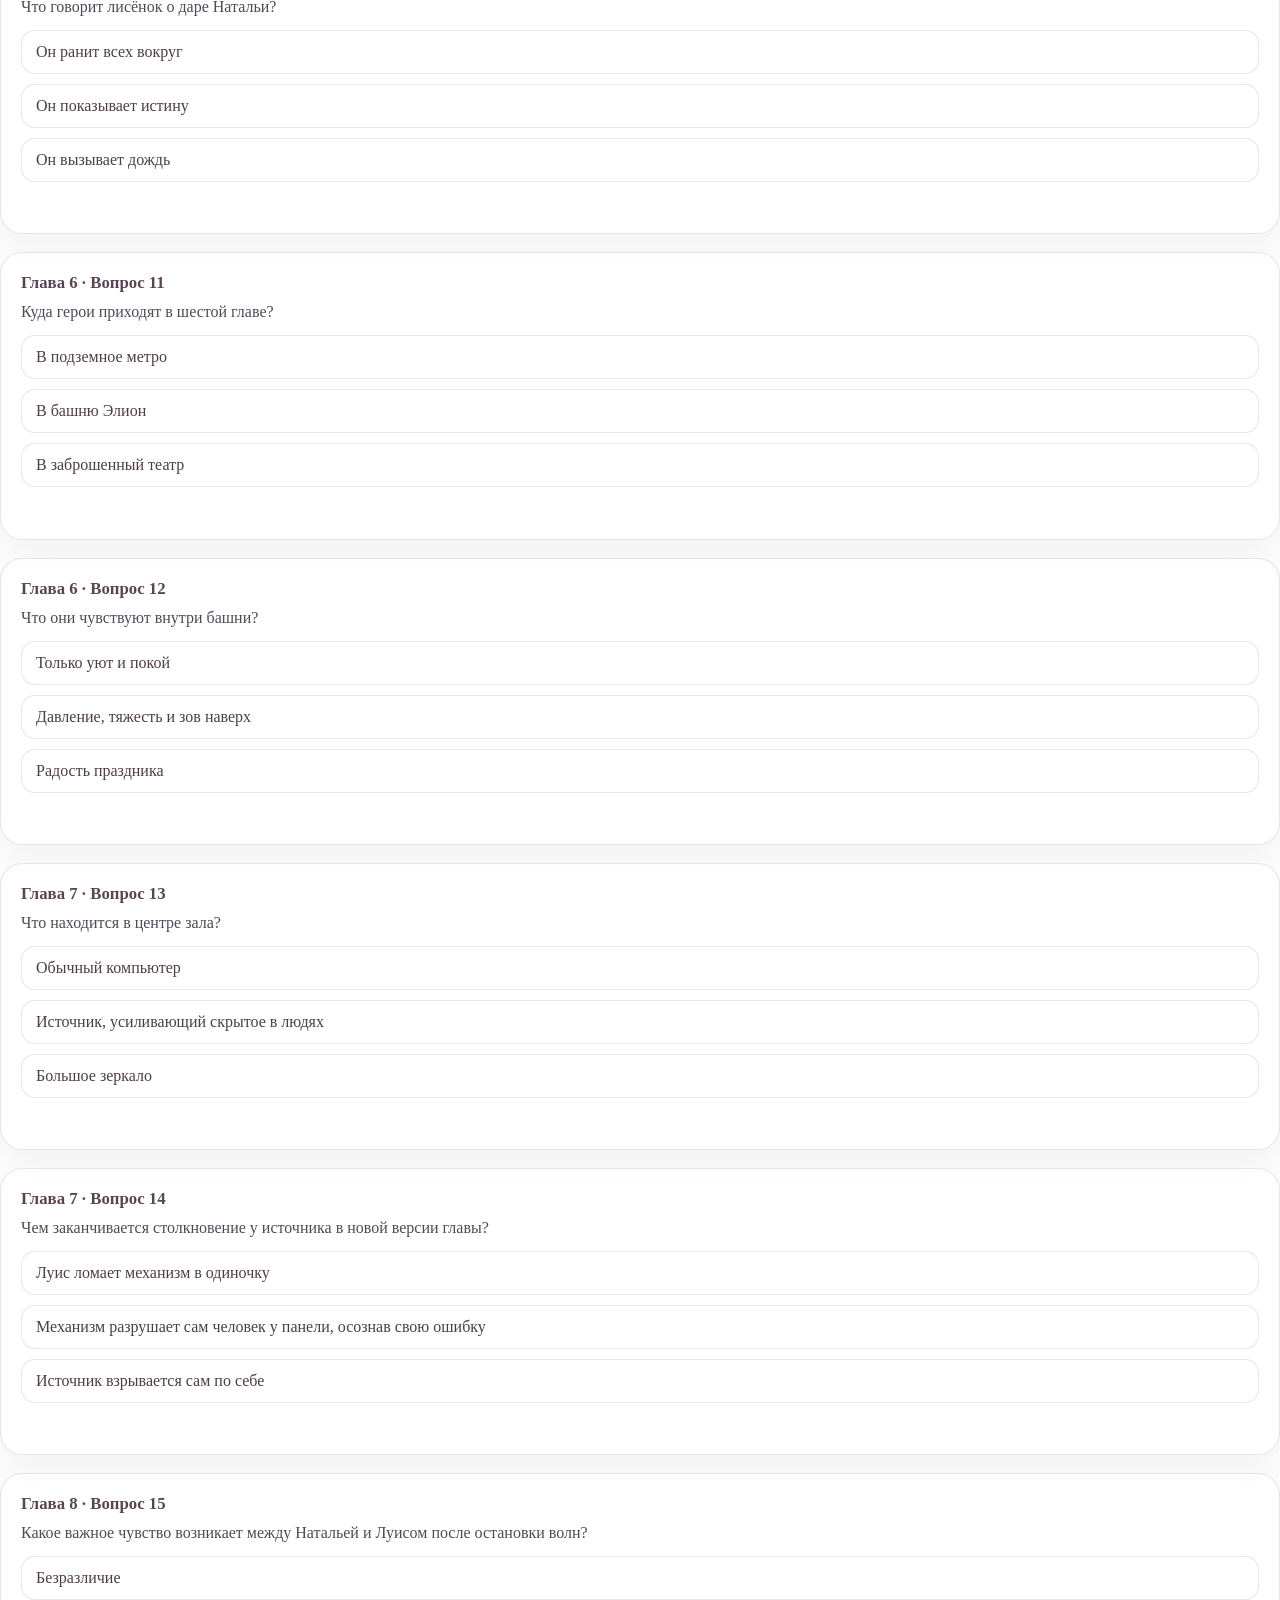
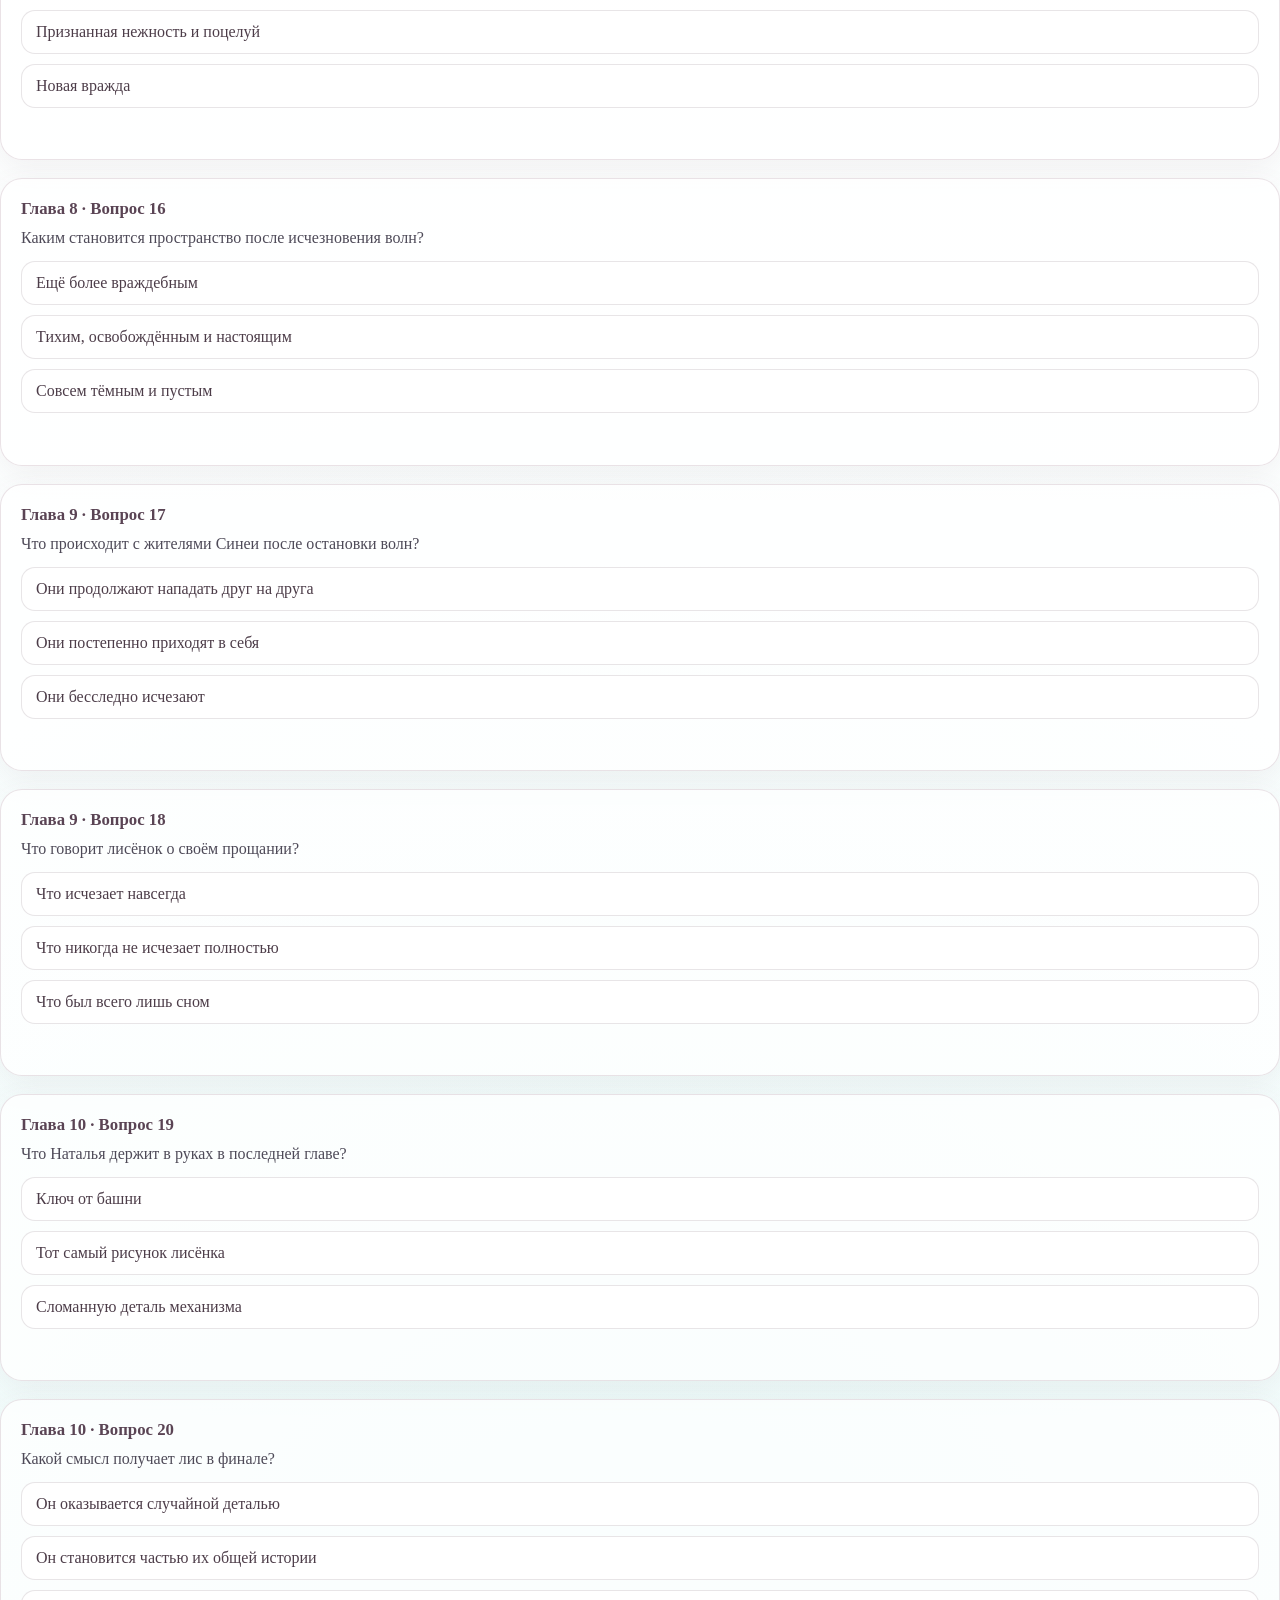
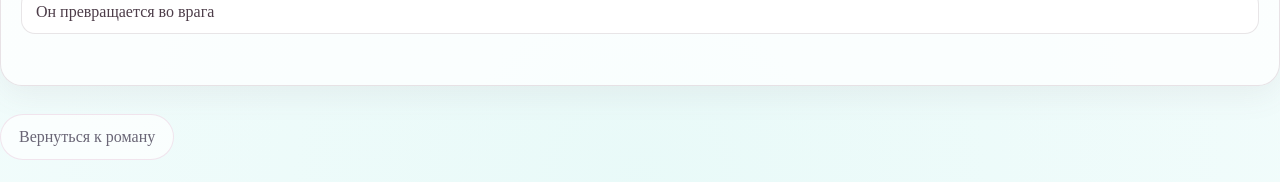
<file: test.html>
<!DOCTYPE html>
<html lang="ru">
<head>
  <meta charset="UTF-8">
  <meta name="viewport" content="width=device-width, initial-scale=1.0">
  <title>Тест по роману — Волны любви</title>
  <link rel="stylesheet" href="assets/css/styles.css">
</head>
<body>
  <main class="page-shell">
    <section class="hero">
      <div class="hero-copy card">
        <div class="eyebrow">Волны любви</div>
        <h1>Тест: что ты узнал(а) об этой новеле?</h1>
        <p>20 вопросов: по два на каждую главу. Выбери один из трёх вариантов, и сайт сразу покажет, правильный ли ответ.</p>
        <div class="hero-actions">
          <a class="button primary" href="index.html">← На главную</a>
        </div>
      </div>
    </section>

    <section class="section">
      <div class="quiz-grid">
        
        <article class="quiz-question">
          <h3>Глава 1 · Вопрос 1</h3>
          <p>Где начинается история Натальи в первой главе?</p>
          <div class="quiz-options">
            <button class="quiz-option" type="button" data-correct="true">В её комнате за перепиской</button><button class="quiz-option" type="button" data-correct="false">На крыше башни Элион</button><button class="quiz-option" type="button" data-correct="false">В шумном ресторане</button>
          </div>
          <div class="quiz-feedback" aria-live="polite"></div>
        </article>
    
        <article class="quiz-question">
          <h3>Глава 1 · Вопрос 2</h3>
          <p>Что особенно важно в начале истории между героями?</p>
          <div class="quiz-options">
            <button class="quiz-option" type="button" data-correct="false">Случайная деловая встреча</button><button class="quiz-option" type="button" data-correct="true">Тёплая переписка и зарождающееся чувство</button><button class="quiz-option" type="button" data-correct="false">Ссора из-за рисунка</button>
          </div>
          <div class="quiz-feedback" aria-live="polite"></div>
        </article>
    
        <article class="quiz-question">
          <h3>Глава 2 · Вопрос 3</h3>
          <p>Какую важную роль играет рисунок лисёнка?</p>
          <div class="quiz-options">
            <button class="quiz-option" type="button" data-correct="false">Он становится только украшением комнаты</button><button class="quiz-option" type="button" data-correct="true">Он связан с будущими событиями и символикой истории</button><button class="quiz-option" type="button" data-correct="false">Он сразу же сгорает</button>
          </div>
          <div class="quiz-feedback" aria-live="polite"></div>
        </article>
    
        <article class="quiz-question">
          <h3>Глава 2 · Вопрос 4</h3>
          <p>Что усиливается между Луисом и Натальей во второй главе?</p>
          <div class="quiz-options">
            <button class="quiz-option" type="button" data-correct="false">Недоверие</button><button class="quiz-option" type="button" data-correct="true">Чувство близости и притяжение</button><button class="quiz-option" type="button" data-correct="false">Желание расстаться</button>
          </div>
          <div class="quiz-feedback" aria-live="polite"></div>
        </article>
    
        <article class="quiz-question">
          <h3>Глава 3 · Вопрос 5</h3>
          <p>Что начинает происходить в Синее в третьей главе?</p>
          <div class="quiz-options">
            <button class="quiz-option" type="button" data-correct="true">Город накрывает странный дождь</button><button class="quiz-option" type="button" data-correct="false">В городе начинается праздник огней</button><button class="quiz-option" type="button" data-correct="false">Башня исчезает</button>
          </div>
          <div class="quiz-feedback" aria-live="polite"></div>
        </article>
    
        <article class="quiz-question">
          <h3>Глава 3 · Вопрос 6</h3>
          <p>Что говорит лисёнок о происходящем?</p>
          <div class="quiz-options">
            <button class="quiz-option" type="button" data-correct="false">Что нужно немедленно уехать</button><button class="quiz-option" type="button" data-correct="true">Что город нужно спасти от дождя</button><button class="quiz-option" type="button" data-correct="false">Что всё уже потеряно</button>
          </div>
          <div class="quiz-feedback" aria-live="polite"></div>
        </article>
    
        <article class="quiz-question">
          <h3>Глава 4 · Вопрос 7</h3>
          <p>Что происходит, когда герои выходят на улицу?</p>
          <div class="quiz-options">
            <button class="quiz-option" type="button" data-correct="true">Город становится хаотичным и опасным</button><button class="quiz-option" type="button" data-correct="false">Все спокойно расходятся по домам</button><button class="quiz-option" type="button" data-correct="false">Дождь полностью прекращается</button>
          </div>
          <div class="quiz-feedback" aria-live="polite"></div>
        </article>
    
        <article class="quiz-question">
          <h3>Глава 4 · Вопрос 8</h3>
          <p>Что особенно важно между Луисом и Натальей в этой главе?</p>
          <div class="quiz-options">
            <button class="quiz-option" type="button" data-correct="false">Они теряют друг друга</button><button class="quiz-option" type="button" data-correct="true">Они держатся вместе и не отпускают друг друга</button><button class="quiz-option" type="button" data-correct="false">Они решают идти в разные стороны</button>
          </div>
          <div class="quiz-feedback" aria-live="polite"></div>
        </article>
    
        <article class="quiz-question">
          <h3>Глава 5 · Вопрос 9</h3>
          <p>Как Наталья останавливает нападавших?</p>
          <div class="quiz-options">
            <button class="quiz-option" type="button" data-correct="false">С помощью оружия</button><button class="quiz-option" type="button" data-correct="true">С помощью своего пробудившегося дара</button><button class="quiz-option" type="button" data-correct="false">С помощью панели управления</button>
          </div>
          <div class="quiz-feedback" aria-live="polite"></div>
        </article>
    
        <article class="quiz-question">
          <h3>Глава 5 · Вопрос 10</h3>
          <p>Что говорит лисёнок о даре Натальи?</p>
          <div class="quiz-options">
            <button class="quiz-option" type="button" data-correct="false">Он ранит всех вокруг</button><button class="quiz-option" type="button" data-correct="true">Он показывает истину</button><button class="quiz-option" type="button" data-correct="false">Он вызывает дождь</button>
          </div>
          <div class="quiz-feedback" aria-live="polite"></div>
        </article>
    
        <article class="quiz-question">
          <h3>Глава 6 · Вопрос 11</h3>
          <p>Куда герои приходят в шестой главе?</p>
          <div class="quiz-options">
            <button class="quiz-option" type="button" data-correct="false">В подземное метро</button><button class="quiz-option" type="button" data-correct="true">В башню Элион</button><button class="quiz-option" type="button" data-correct="false">В заброшенный театр</button>
          </div>
          <div class="quiz-feedback" aria-live="polite"></div>
        </article>
    
        <article class="quiz-question">
          <h3>Глава 6 · Вопрос 12</h3>
          <p>Что они чувствуют внутри башни?</p>
          <div class="quiz-options">
            <button class="quiz-option" type="button" data-correct="false">Только уют и покой</button><button class="quiz-option" type="button" data-correct="true">Давление, тяжесть и зов наверх</button><button class="quiz-option" type="button" data-correct="false">Радость праздника</button>
          </div>
          <div class="quiz-feedback" aria-live="polite"></div>
        </article>
    
        <article class="quiz-question">
          <h3>Глава 7 · Вопрос 13</h3>
          <p>Что находится в центре зала?</p>
          <div class="quiz-options">
            <button class="quiz-option" type="button" data-correct="false">Обычный компьютер</button><button class="quiz-option" type="button" data-correct="true">Источник, усиливающий скрытое в людях</button><button class="quiz-option" type="button" data-correct="false">Большое зеркало</button>
          </div>
          <div class="quiz-feedback" aria-live="polite"></div>
        </article>
    
        <article class="quiz-question">
          <h3>Глава 7 · Вопрос 14</h3>
          <p>Чем заканчивается столкновение у источника в новой версии главы?</p>
          <div class="quiz-options">
            <button class="quiz-option" type="button" data-correct="false">Луис ломает механизм в одиночку</button><button class="quiz-option" type="button" data-correct="true">Механизм разрушает сам человек у панели, осознав свою ошибку</button><button class="quiz-option" type="button" data-correct="false">Источник взрывается сам по себе</button>
          </div>
          <div class="quiz-feedback" aria-live="polite"></div>
        </article>
    
        <article class="quiz-question">
          <h3>Глава 8 · Вопрос 15</h3>
          <p>Какое важное чувство возникает между Натальей и Луисом после остановки волн?</p>
          <div class="quiz-options">
            <button class="quiz-option" type="button" data-correct="false">Безразличие</button><button class="quiz-option" type="button" data-correct="true">Признанная нежность и поцелуй</button><button class="quiz-option" type="button" data-correct="false">Новая вражда</button>
          </div>
          <div class="quiz-feedback" aria-live="polite"></div>
        </article>
    
        <article class="quiz-question">
          <h3>Глава 8 · Вопрос 16</h3>
          <p>Каким становится пространство после исчезновения волн?</p>
          <div class="quiz-options">
            <button class="quiz-option" type="button" data-correct="false">Ещё более враждебным</button><button class="quiz-option" type="button" data-correct="true">Тихим, освобождённым и настоящим</button><button class="quiz-option" type="button" data-correct="false">Совсем тёмным и пустым</button>
          </div>
          <div class="quiz-feedback" aria-live="polite"></div>
        </article>
    
        <article class="quiz-question">
          <h3>Глава 9 · Вопрос 17</h3>
          <p>Что происходит с жителями Синеи после остановки волн?</p>
          <div class="quiz-options">
            <button class="quiz-option" type="button" data-correct="false">Они продолжают нападать друг на друга</button><button class="quiz-option" type="button" data-correct="true">Они постепенно приходят в себя</button><button class="quiz-option" type="button" data-correct="false">Они бесследно исчезают</button>
          </div>
          <div class="quiz-feedback" aria-live="polite"></div>
        </article>
    
        <article class="quiz-question">
          <h3>Глава 9 · Вопрос 18</h3>
          <p>Что говорит лисёнок о своём прощании?</p>
          <div class="quiz-options">
            <button class="quiz-option" type="button" data-correct="false">Что исчезает навсегда</button><button class="quiz-option" type="button" data-correct="true">Что никогда не исчезает полностью</button><button class="quiz-option" type="button" data-correct="false">Что был всего лишь сном</button>
          </div>
          <div class="quiz-feedback" aria-live="polite"></div>
        </article>
    
        <article class="quiz-question">
          <h3>Глава 10 · Вопрос 19</h3>
          <p>Что Наталья держит в руках в последней главе?</p>
          <div class="quiz-options">
            <button class="quiz-option" type="button" data-correct="false">Ключ от башни</button><button class="quiz-option" type="button" data-correct="true">Тот самый рисунок лисёнка</button><button class="quiz-option" type="button" data-correct="false">Сломанную деталь механизма</button>
          </div>
          <div class="quiz-feedback" aria-live="polite"></div>
        </article>
    
        <article class="quiz-question">
          <h3>Глава 10 · Вопрос 20</h3>
          <p>Какой смысл получает лис в финале?</p>
          <div class="quiz-options">
            <button class="quiz-option" type="button" data-correct="false">Он оказывается случайной деталью</button><button class="quiz-option" type="button" data-correct="true">Он становится частью их общей истории</button><button class="quiz-option" type="button" data-correct="false">Он превращается во врага</button>
          </div>
          <div class="quiz-feedback" aria-live="polite"></div>
        </article>
    
      </div>
      <div class="quiz-actions">
        <a class="button secondary" href="index.html">Вернуться к роману</a>
      </div>
    </section>
  </main>

  <script>
    document.querySelectorAll('.quiz-question').forEach((card) => {
      const buttons = card.querySelectorAll('.quiz-option');
      const feedback = card.querySelector('.quiz-feedback');

      buttons.forEach((button) => {
        button.addEventListener('click', () => {
          buttons.forEach((b) => {
            b.disabled = true;
            b.classList.remove('correct', 'wrong');
          });

          const isCorrect = button.dataset.correct === 'true';
          if (isCorrect) {
            button.classList.add('correct');
            feedback.textContent = 'Правильно!';
            feedback.className = 'quiz-feedback ok';
          } else {
            button.classList.add('wrong');
            const correctBtn = Array.from(buttons).find((b) => b.dataset.correct === 'true');
            if (correctBtn) correctBtn.classList.add('correct');
            feedback.textContent = 'Неправильно.';
            feedback.className = 'quiz-feedback bad';
          }
        });
      });
    });
  </script>

  <div class="music-launcher">
    <button id="openSoundBtn" class="music-open-btn" type="button" aria-label="Послушать музыку">
      <img src="assets/img/fox-play.png" alt="Слушать музыку">
    </button>
  </div>

  <canvas id="globalSpectrumCanvas" class="global-spectrum-canvas" aria-hidden="true"></canvas>

  <div id="soundModal" class="sound-modal" aria-hidden="true">
    <div class="sound-modal-backdrop"></div>
    <div id="soundModalCard" class="sound-modal-card">
      <div id="soundModalDrag" class="sound-modal-top">
        <div class="sound-modal-title">Саундтрек «Волны любви»</div>
        <button id="closeSoundBtn" class="sound-close" type="button" aria-label="Закрыть">×</button>
      </div>
      <div class="sound-controls">
        <div class="playlist-block">
          <audio id="soundtrack" controls preload="metadata"></audio>
          <div class="playlist-ui">
            <div class="playlist-label">Список воспроизведения</div>
            <div class="playlist-items" id="playlistItems">
              <button class="playlist-item active" type="button" data-src="assets/audio/prikosnovenie-istiny.mp3">Прикосновение истины</button>
              <button class="playlist-item" type="button" data-src="assets/audio/soundtrack.mp3" data-fallback="assets/audio/soundtrack.wav">Волны любви</button>
              <button class="playlist-item" type="button" data-src="assets/audio/la-lluvia.mp3">Дождь</button>
            </div>
          </div>
          <canvas id="spectrumCanvas" aria-hidden="true"></canvas>
        </div>
        <p class="sound-hint">Нажмите на лиса, чтобы открыть музыку. При закрытии списка воспроизведение остановится.</p>
      </div>
    </div>
  </div>

  <script src="assets/js/waves-player.js"></script>

</body>
</html>
</file>
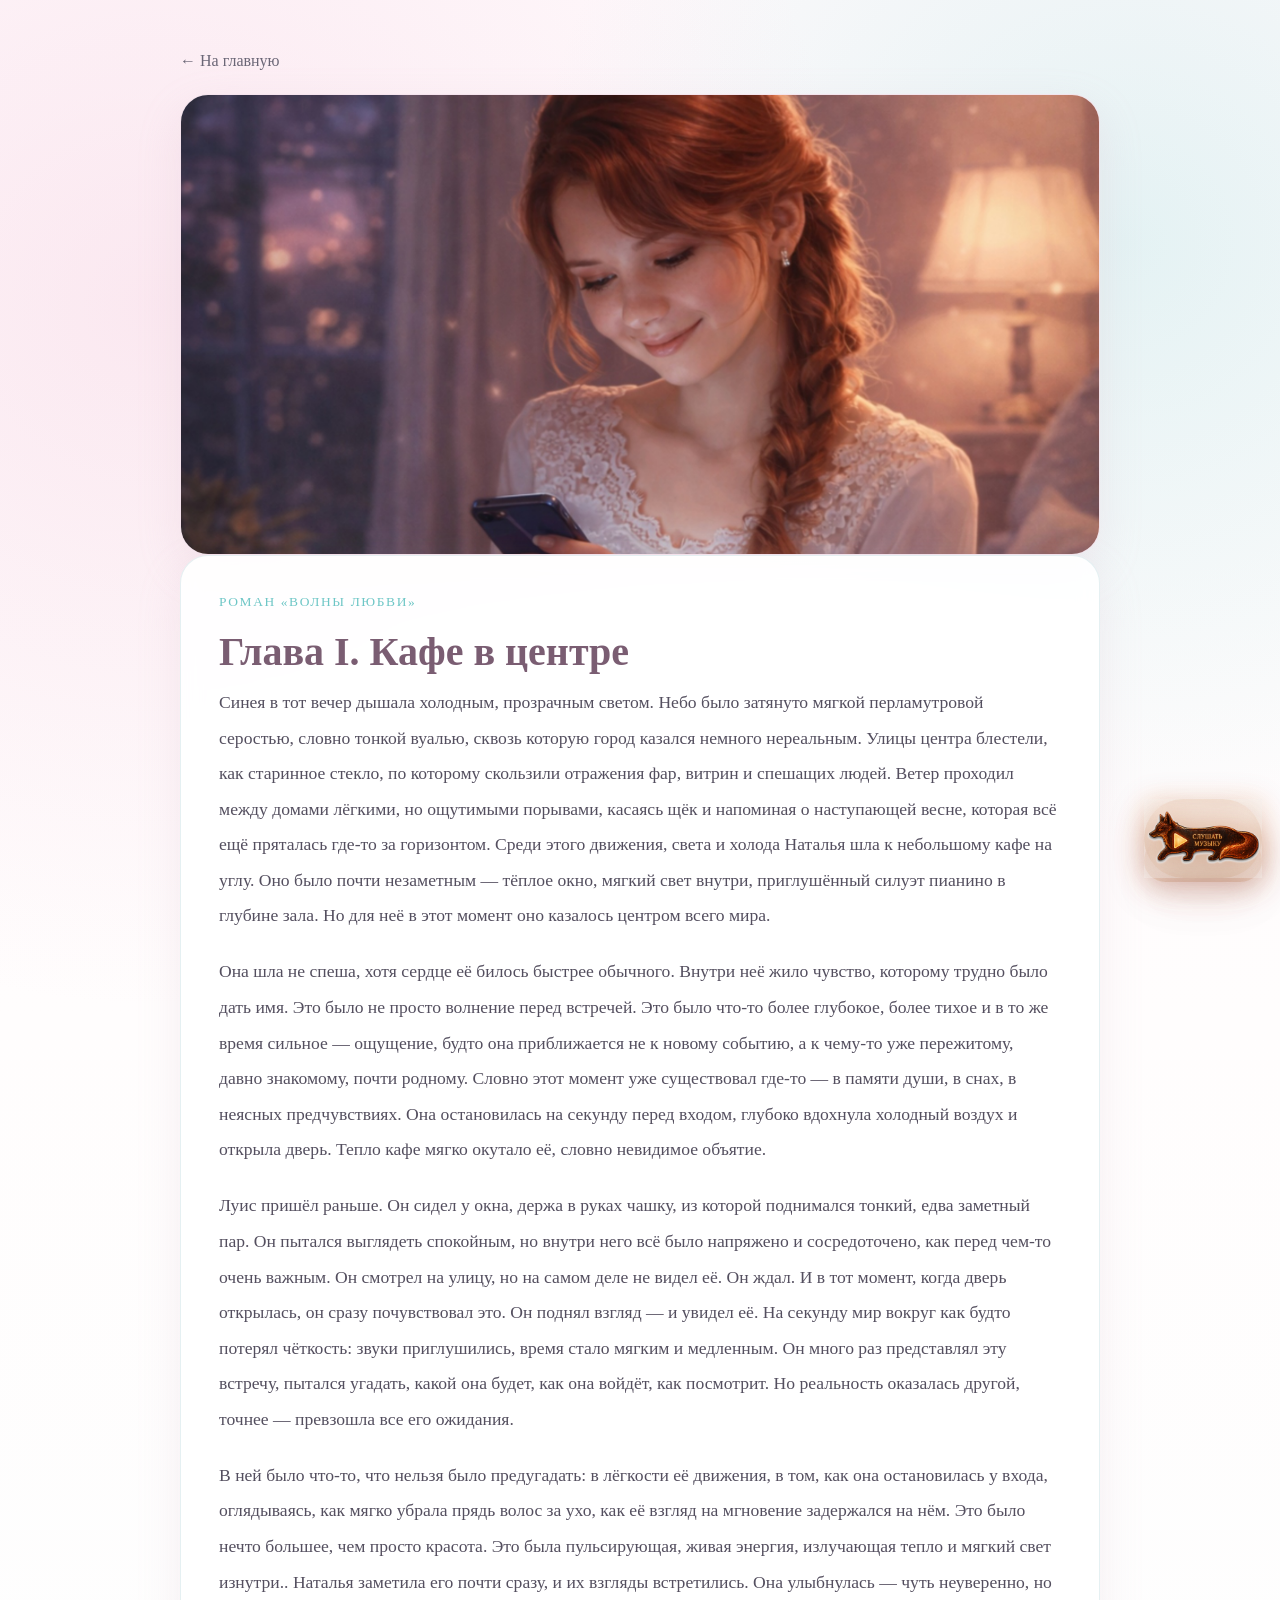
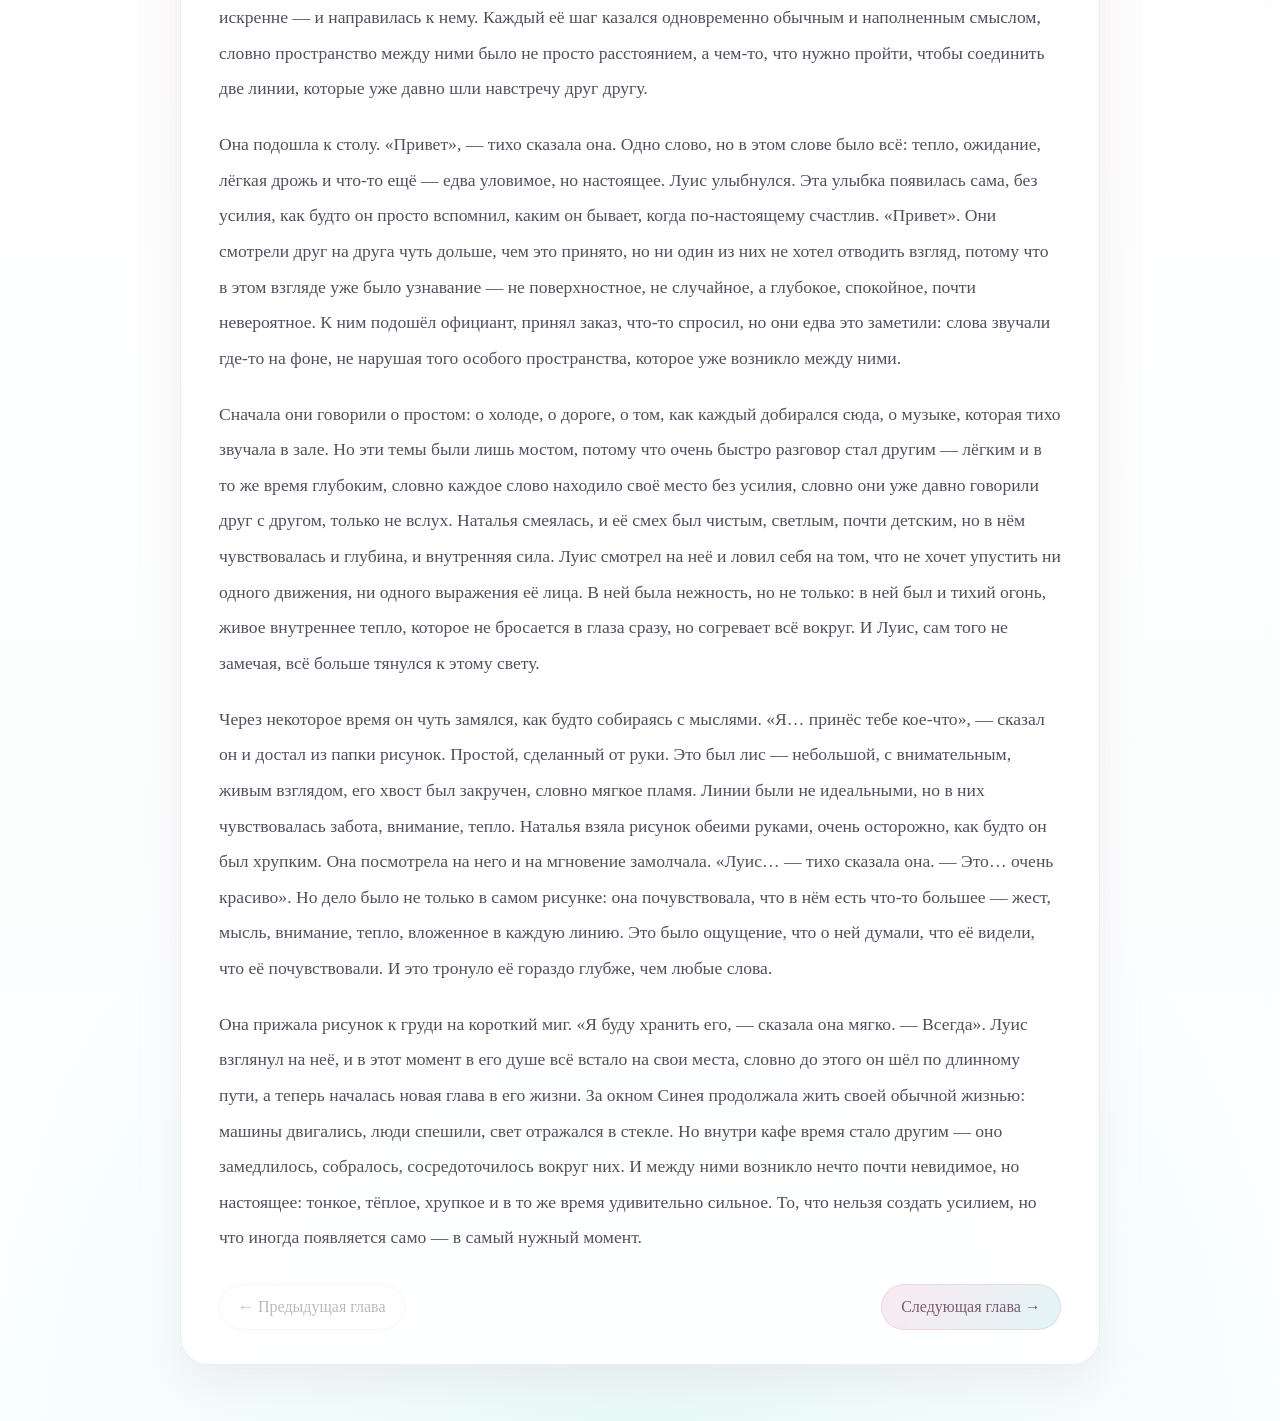
<file: chapters/chapter-01.html>
<!DOCTYPE html>
<html lang="ru">
<head>
  <meta charset="UTF-8">
  <meta name="viewport" content="width=device-width, initial-scale=1.0">
  <title>Глава I. Кафе в центре — Волны любви</title>
  <link rel="stylesheet" href="../assets/css/styles.css">
</head>
<body>
  <div class="chapter-page">
    <div class="chapter-header"><a href="../index.html">← На главную</a></div>
    <article class="card chapter-hero">
<img src="../assets/img/chapter-01.jpg" alt="Глава 1">
</article>
    <article class="card chapter-body">
      <div class="lead">роман «Волны любви»</div>
      <h1>Глава I. Кафе в центре</h1>
      <div class="chapter-text">
        
        <p>Синея в тот вечер дышала холодным, прозрачным светом. Небо было затянуто мягкой перламутровой серостью, словно тонкой вуалью, сквозь которую город казался немного нереальным. Улицы центра блестели, как старинное стекло, по которому скользили отражения фар, витрин и спешащих людей. Ветер проходил между домами лёгкими, но ощутимыми порывами, касаясь щёк и напоминая о наступающей весне, которая всё ещё пряталась где-то за горизонтом. Среди этого движения, света и холода Наталья шла к небольшому кафе на углу. Оно было почти незаметным — тёплое окно, мягкий свет внутри, приглушённый силуэт пианино в глубине зала. Но для неё в этот момент оно казалось центром всего мира.</p>
<p>Она шла не спеша, хотя сердце её билось быстрее обычного. Внутри неё жило чувство, которому трудно было дать имя. Это было не просто волнение перед встречей. Это было что-то более глубокое, более тихое и в то же время сильное — ощущение, будто она приближается не к новому событию, а к чему-то уже пережитому, давно знакомому, почти родному. Словно этот момент уже существовал где-то — в памяти души, в снах, в неясных предчувствиях. Она остановилась на секунду перед входом, глубоко вдохнула холодный воздух и открыла дверь. Тепло кафе мягко окутало её, словно невидимое объятие.</p>
<p>Луис пришёл раньше. Он сидел у окна, держа в руках чашку, из которой поднимался тонкий, едва заметный пар. Он пытался выглядеть спокойным, но внутри него всё было напряжено и сосредоточено, как перед чем-то очень важным. Он смотрел на улицу, но на самом деле не видел её. Он ждал. И в тот момент, когда дверь открылась, он сразу почувствовал это. Он поднял взгляд — и увидел её. На секунду мир вокруг как будто потерял чёткость: звуки приглушились, время стало мягким и медленным. Он много раз представлял эту встречу, пытался угадать, какой она будет, как она войдёт, как посмотрит. Но реальность оказалась другой, точнее — превзошла все его ожидания.</p>
<p>В ней было что-то, что нельзя было предугадать: в лёгкости её движения, в том, как она остановилась у входа, оглядываясь, как мягко убрала прядь волос за ухо, как её взгляд на мгновение задержался на нём. Это было нечто большее, чем просто красота. Это была пульсирующая, живая энергия, излучающая тепло и мягкий свет изнутри.. Наталья заметила его почти сразу, и их взгляды встретились. Она улыбнулась — чуть неуверенно, но искренне — и направилась к нему. Каждый её шаг казался одновременно обычным и наполненным смыслом, словно пространство между ними было не просто расстоянием, а чем-то, что нужно пройти, чтобы соединить две линии, которые уже давно шли навстречу друг другу.</p>
<p>Она подошла к столу. «Привет», — тихо сказала она. Одно слово, но в этом слове было всё: тепло, ожидание, лёгкая дрожь и что-то ещё — едва уловимое, но настоящее. Луис улыбнулся. Эта улыбка появилась сама, без усилия, как будто он просто вспомнил, каким он бывает, когда по-настоящему счастлив. «Привет». Они смотрели друг на друга чуть дольше, чем это принято, но ни один из них не хотел отводить взгляд, потому что в этом взгляде уже было узнавание — не поверхностное, не случайное, а глубокое, спокойное, почти невероятное. К ним подошёл официант, принял заказ, что-то спросил, но они едва это заметили: слова звучали где-то на фоне, не нарушая того особого пространства, которое уже возникло между ними.</p>
<p>Сначала они говорили о простом: о холоде, о дороге, о том, как каждый добирался сюда, о музыке, которая тихо звучала в зале. Но эти темы были лишь мостом, потому что очень быстро разговор стал другим — лёгким и в то же время глубоким, словно каждое слово находило своё место без усилия, словно они уже давно говорили друг с другом, только не вслух. Наталья смеялась, и её смех был чистым, светлым, почти детским, но в нём чувствовалась и глубина, и внутренняя сила. Луис смотрел на неё и ловил себя на том, что не хочет упустить ни одного движения, ни одного выражения её лица. В ней была нежность, но не только: в ней был и тихий огонь, живое внутреннее тепло, которое не бросается в глаза сразу, но согревает всё вокруг. И Луис, сам того не замечая, всё больше тянулся к этому свету.</p>
<p>Через некоторое время он чуть замялся, как будто собираясь с мыслями. «Я… принёс тебе кое-что», — сказал он и достал из папки рисунок. Простой, сделанный от руки. Это был лис — небольшой, с внимательным, живым взглядом, его хвост был закручен, словно мягкое пламя. Линии были не идеальными, но в них чувствовалась забота, внимание, тепло. Наталья взяла рисунок обеими руками, очень осторожно, как будто он был хрупким. Она посмотрела на него и на мгновение замолчала. «Луис… — тихо сказала она. — Это… очень красиво». Но дело было не только в самом рисунке: она почувствовала, что в нём есть что-то большее — жест, мысль, внимание, тепло, вложенное в каждую линию. Это было ощущение, что о ней думали, что её видели, что её почувствовали. И это тронуло её гораздо глубже, чем любые слова.</p>
<p>Она прижала рисунок к груди на короткий миг. «Я буду хранить его, — сказала она мягко. — Всегда». Луис взглянул на неё, и в этот момент в его душе всё встало на свои места, словно до этого он шёл по длинному пути, а теперь началась новая глава в его жизни. За окном Синея продолжала жить своей обычной жизнью: машины двигались, люди спешили, свет отражался в стекле. Но внутри кафе время стало другим — оно замедлилось, собралось, сосредоточилось вокруг них. И между ними возникло нечто почти невидимое, но настоящее: тонкое, тёплое, хрупкое и в то же время удивительно сильное. То, что нельзя создать усилием, но что иногда появляется само — в самый нужный момент.</p>
      </div>
    
<div class="chapter-nav">
  <span class="button secondary disabled">← Предыдущая глава</span>
  <a class="button primary" href="chapter-02.html">Следующая глава →</a>
</div>

</article>
  </div>

  <div class="music-launcher">
    <button id="openSoundBtn" class="music-open-btn" type="button">Саундтрек</button>
  </div>

  <div id="soundModal" class="sound-modal" aria-hidden="true">
    <div class="sound-modal-backdrop"></div>
    <div id="soundModalCard" class="sound-modal-card">
      <div id="soundModalDrag" class="sound-modal-top">
        <div class="sound-modal-title">Послушать саундтрек «Волны любви»</div>
        <button id="closeSoundBtn" class="sound-close" type="button" aria-label="Закрыть">×</button>
      </div>

      <div class="sound-controls">
        <div class="playlist-block">
        <audio id="soundtrack" controls preload="metadata"></audio>

        <div class="playlist-ui">
          <div class="playlist-label">Список воспроизведения</div>
          <div class="playlist-items" id="playlistItems">
            <button class="playlist-item active" type="button" data-src="../assets/audio/soundtrack.mp3" data-fallback="../assets/audio/soundtrack.wav">Основной саундтрек</button>
            <button class="playlist-item" type="button" data-src="../assets/audio/la-lluvia.mp3">La lluvia</button>
          </div>
        </div>
      </div>

        <div class="spectrum-wrap">
          <canvas id="spectrumCanvas" class="spectrum-canvas"></canvas>
        </div>

        <p class="sound-hint">Окно можно перетащить. Окно можно перетащить. Плеер запоминает дорожку и позицию между страницами.</p>
      </div>
    </div>
  </div>

  
<script>
(function () {
  const modal = document.getElementById("soundModal");
  const card = document.getElementById("soundModalCard");
  const dragHandle = document.getElementById("soundModalDrag");
  const openBtn = document.getElementById("openSoundBtn");
  const closeBtn = document.getElementById("closeSoundBtn");
  const audio = document.getElementById("soundtrack");
  const canvas = document.getElementById("spectrumCanvas");
  const playlistItems = Array.from(document.querySelectorAll(".playlist-item"));
  const STORAGE_KEY = "waves_of_love_player_state_v2";

  if (!modal || !card || !dragHandle || !openBtn || !closeBtn || !audio || !canvas || !playlistItems.length) {
    return;
  }

  let audioCtx = null;
  let analyser = null;
  let source = null;
  let animationId = null;

  let isDragging = false;
  let dragOffsetX = 0;
  let dragOffsetY = 0;

  function normalizeTrack(src) {
    if (!src) return "";
    return src.split("/").pop().toLowerCase();
  }

  function getCurrentState() {
    const activeButton = playlistItems.find((item) => item.classList.contains("active")) || playlistItems[0];
    return {
      trackKey: normalizeTrack(activeButton ? activeButton.getAttribute("data-src") : ""),
      currentTime: Number.isFinite(audio.currentTime) ? audio.currentTime : 0,
      isPlaying: !audio.paused,
      isOpen: modal.classList.contains("active"),
      left: card.style.left || "",
      top: card.style.top || "",
      right: card.style.right || "",
      bottom: card.style.bottom || ""
    };
  }

  function saveState(extra) {
    try {
      const state = Object.assign({}, getCurrentState(), extra || {});
      localStorage.setItem(STORAGE_KEY, JSON.stringify(state));
    } catch (err) {
      console.warn("No se pudo guardar el estado del reproductor.", err);
    }
  }

  function loadState() {
    try {
      return JSON.parse(localStorage.getItem(STORAGE_KEY) || "null");
    } catch (err) {
      return null;
    }
  }

  function ensureAudioGraph() {
    if (analyser) return;

    const AudioContextClass = window.AudioContext || window.webkitAudioContext;
    if (!AudioContextClass) return;

    audioCtx = new AudioContextClass();
    analyser = audioCtx.createAnalyser();
    analyser.fftSize = 256;
    analyser.smoothingTimeConstant = 0.85;

    source = audioCtx.createMediaElementSource(audio);
    source.connect(analyser);
    analyser.connect(audioCtx.destination);
  }

  function resizeCanvas() {
    const ratio = Math.max(window.devicePixelRatio || 1, 1);
    const rect = canvas.getBoundingClientRect();
    canvas.width = Math.max(10, Math.floor(rect.width * ratio));
    canvas.height = Math.max(10, Math.floor(rect.height * ratio));
  }

  function drawSpectrum() {
    const ctx = canvas.getContext("2d");
    if (!ctx) return;

    resizeCanvas();

    const width = canvas.width;
    const height = canvas.height;
    const ratio = Math.max(window.devicePixelRatio || 1, 1);

    ctx.clearRect(0, 0, width, height);

    const bg = ctx.createLinearGradient(0, 0, 0, height);
    bg.addColorStop(0, "rgba(255,255,255,0.22)");
    bg.addColorStop(1, "rgba(120,207,208,0.06)");
    ctx.fillStyle = bg;
    ctx.fillRect(0, 0, width, height);

    const bars = 26;
    const gap = 4 * ratio;
    const barWidth = (width - gap * (bars + 1)) / bars;

    if (!analyser || audio.paused) {
      const t = Date.now() / 700;
      for (let i = 0; i < bars; i++) {
        const value = 0.18 + 0.1 * Math.sin(t + i * 0.5);
        const barHeight = Math.max(6 * ratio, value * (height * 0.65));
        const x = gap + i * (barWidth + gap);
        const y = height - barHeight - 6 * ratio;
        ctx.fillStyle = "rgba(68, 226, 220, 0.26)";
        ctx.fillRect(x, y, barWidth, barHeight);
      }
      animationId = requestAnimationFrame(drawSpectrum);
      return;
    }

    const bufferLength = analyser.frequencyBinCount;
    const dataArray = new Uint8Array(bufferLength);
    analyser.getByteFrequencyData(dataArray);

    const grad = ctx.createLinearGradient(0, 0, 0, height);
    grad.addColorStop(0, "rgba(68, 226, 220, 0.95)");
    grad.addColorStop(1, "rgba(63, 187, 195, 0.28)");
    ctx.fillStyle = grad;

    const step = Math.max(1, Math.floor(bufferLength / bars));

    for (let i = 0; i < bars; i++) {
      const value = dataArray[i * step] / 255;
      const barHeight = Math.max(8 * ratio, value * (height * 0.80));
      const x = gap + i * (barWidth + gap);
      const y = height - barHeight - 6 * ratio;
      ctx.fillRect(x, y, barWidth, barHeight);
    }

    animationId = requestAnimationFrame(drawSpectrum);
  }

  function setActiveTrack(button, autoplay = false, resumeTime = null) {
    if (!button) return;
    const src = button.getAttribute("data-src");
    const fallback = button.getAttribute("data-fallback");

    playlistItems.forEach((item) => item.classList.remove("active"));
    button.classList.add("active");

    audio.pause();
    while (audio.firstChild) audio.removeChild(audio.firstChild);

    const primarySource = document.createElement("source");
    primarySource.src = src;
    primarySource.type = "audio/mpeg";
    audio.appendChild(primarySource);

    if (fallback) {
      const fallbackSource = document.createElement("source");
      fallbackSource.src = fallback;
      fallbackSource.type = "audio/wav";
      audio.appendChild(fallbackSource);
    }

    audio.load();

    if (resumeTime !== null && resumeTime !== undefined) {
      audio.addEventListener("loadedmetadata", function restoreTime() {
        try {
          audio.currentTime = Math.max(0, Math.min(resumeTime, isFinite(audio.duration) ? audio.duration || resumeTime : resumeTime));
        } catch (err) {}
        audio.removeEventListener("loadedmetadata", restoreTime);
      });
    }

    saveState({ trackKey: normalizeTrack(src), currentTime: resumeTime || 0 });

    if (autoplay) {
      startPlayback();
    }
  }

  playlistItems.forEach((button) => {
    button.addEventListener("click", function () {
      const shouldAutoplay = modal.classList.contains("active");
      setActiveTrack(button, shouldAutoplay, 0);
    });
  });

  async function startPlayback() {
    try {
      ensureAudioGraph();

      if (audioCtx && audioCtx.state === "suspended") {
        await audioCtx.resume();
      }

      audio.muted = false;
      audio.volume = 1;
      await audio.play();
      saveState({ isPlaying: true });
    } catch (err) {
      console.warn("El navegador bloqueó la reanudación automática del audio.", err);
      saveState({ isPlaying: false });
    }
  }

  function openModal() {
    modal.classList.add("active");
    modal.setAttribute("aria-hidden", "false");
    saveState({ isOpen: true });
  }

  function closeModal() {
    modal.classList.remove("active");
    modal.setAttribute("aria-hidden", "true");
    audio.pause();
    audio.currentTime = 0;
    saveState({ isOpen: false, isPlaying: false, currentTime: 0 });
  }

  openBtn.addEventListener("click", async function () {
    openModal();
    await startPlayback();
    if (!animationId) {
      drawSpectrum();
    }
  });

  closeBtn.addEventListener("click", function () {
    closeModal();
  });

  document.addEventListener("keydown", function (e) {
    if (e.key === "Escape" && modal.classList.contains("active")) {
      closeModal();
    }
  });

  function startDrag(clientX, clientY) {
    const rect = card.getBoundingClientRect();
    isDragging = true;
    dragOffsetX = clientX - rect.left;
    dragOffsetY = clientY - rect.top;
    card.style.left = rect.left + "px";
    card.style.top = rect.top + "px";
    card.style.right = "auto";
    card.style.bottom = "auto";
    card.style.position = "fixed";
  }

  function moveDrag(clientX, clientY) {
    if (!isDragging) return;

    const maxX = window.innerWidth - card.offsetWidth - 6;
    const maxY = window.innerHeight - card.offsetHeight - 6;

    let nextX = clientX - dragOffsetX;
    let nextY = clientY - dragOffsetY;

    nextX = Math.max(6, Math.min(nextX, maxX));
    nextY = Math.max(6, Math.min(nextY, maxY));

    card.style.left = nextX + "px";
    card.style.top = nextY + "px";
    saveState({ left: card.style.left, top: card.style.top, right: "auto", bottom: "auto" });
  }

  function stopDrag() {
    isDragging = false;
  }

  dragHandle.addEventListener("mousedown", function (e) {
    startDrag(e.clientX, e.clientY);
  });

  document.addEventListener("mousemove", function (e) {
    moveDrag(e.clientX, e.clientY);
  });

  document.addEventListener("mouseup", stopDrag);

  dragHandle.addEventListener("touchstart", function (e) {
    const touch = e.touches[0];
    if (!touch) return;
    startDrag(touch.clientX, touch.clientY);
  }, { passive: true });

  document.addEventListener("touchmove", function (e) {
    const touch = e.touches[0];
    if (!touch) return;
    moveDrag(touch.clientX, touch.clientY);
  }, { passive: true });

  document.addEventListener("touchend", stopDrag);

  window.addEventListener("resize", function () {
    if (animationId) resizeCanvas();
  });

  audio.addEventListener("timeupdate", function () {
    saveState();
  });

  audio.addEventListener("pause", function () {
    saveState({ isPlaying: false });
  });

  audio.addEventListener("play", function () {
    saveState({ isPlaying: true });
  });

  window.addEventListener("beforeunload", function () {
    saveState();
  });

  function restoreState() {
    const state = loadState();
    const defaultButton = playlistItems[0];
    if (!state) {
      setActiveTrack(defaultButton, false, 0);
      return;
    }

    const match = playlistItems.find((button) => normalizeTrack(button.getAttribute("data-src")) === state.trackKey) || defaultButton;
    setActiveTrack(match, false, state.currentTime || 0);

    if (state.left || state.top) {
      card.style.position = "fixed";
      if (state.left) card.style.left = state.left;
      if (state.top) card.style.top = state.top;
      card.style.right = state.right || "auto";
      card.style.bottom = state.bottom || "auto";
    }

    if (state.isOpen) {
      openModal();
      if (!animationId) drawSpectrum();
    }

    if (state.isPlaying) {
      setTimeout(() => {
        startPlayback();
      }, 120);
    }
  }

  restoreState();
})();
</script>



  <div class="music-launcher">
    <button id="openSoundBtn" class="music-open-btn" type="button" aria-label="Послушать музыку">
      <img src="../assets/img/fox-play.png" alt="Слушать музыку">
    </button>
  </div>

  <canvas id="globalSpectrumCanvas" class="global-spectrum-canvas" aria-hidden="true"></canvas>

  <div id="soundModal" class="sound-modal" aria-hidden="true">
    <div class="sound-modal-backdrop"></div>
    <div id="soundModalCard" class="sound-modal-card">
      <div id="soundModalDrag" class="sound-modal-top">
        <div class="sound-modal-title">Саундтрек «Волны любви»</div>
        <button id="closeSoundBtn" class="sound-close" type="button" aria-label="Закрыть">×</button>
      </div>
      <div class="sound-controls">
        <div class="playlist-block">
          <audio id="soundtrack" controls preload="metadata"></audio>
          <div class="playlist-ui">
            <div class="playlist-label">Список воспроизведения</div>
            <div class="playlist-items" id="playlistItems">
              <button class="playlist-item active" type="button" data-src="../assets/audio/prikosnovenie-istiny.mp3">Прикосновение истины</button>
              <button class="playlist-item" type="button" data-src="../assets/audio/soundtrack.mp3" data-fallback="../assets/audio/soundtrack.wav">Волны любви</button>
              <button class="playlist-item" type="button" data-src="../assets/audio/la-lluvia.mp3">Дождь</button>
            </div>
          </div>
          <canvas id="spectrumCanvas" aria-hidden="true"></canvas>
        </div>
        <p class="sound-hint">Нажмите на лиса, чтобы открыть музыку. При закрытии списка воспроизведение остановится.</p>
      </div>
    </div>
  </div>

  <script src="../assets/js/waves-player.js"></script>

</body>
</html>
</file>
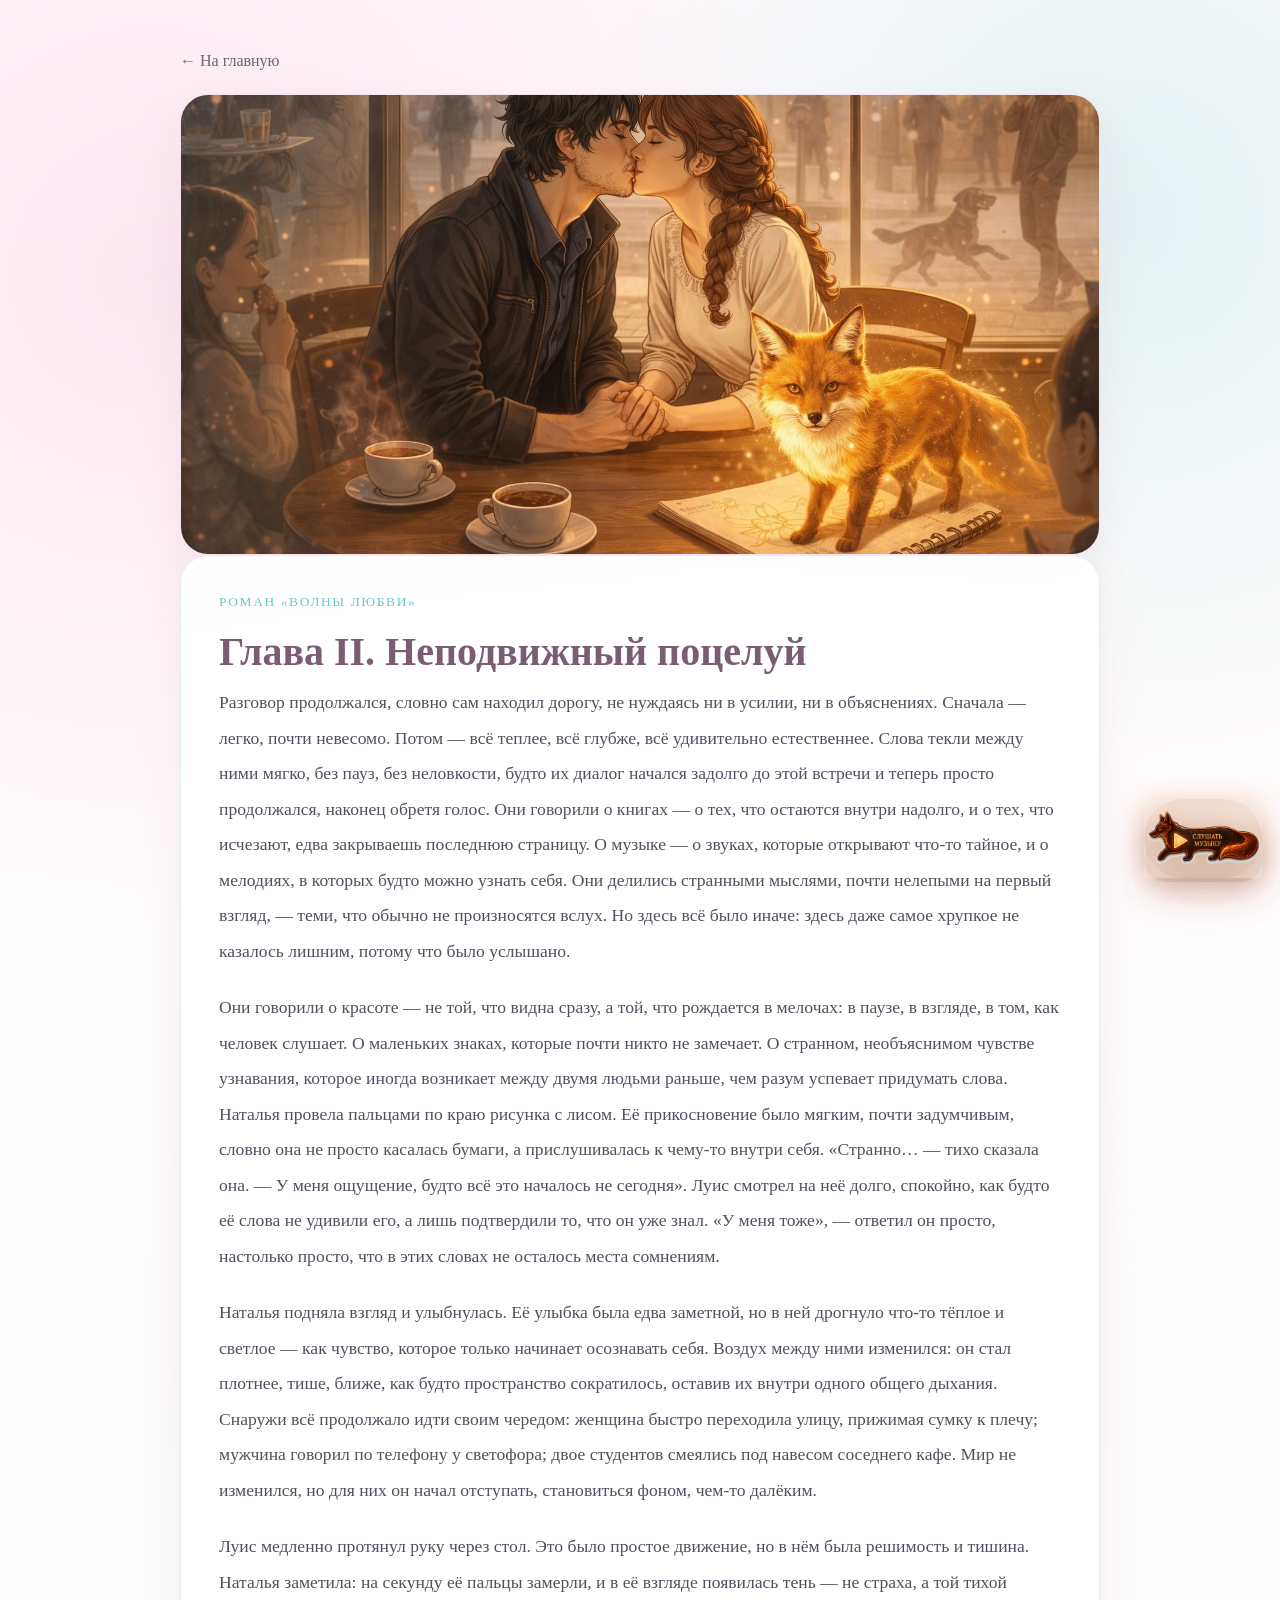
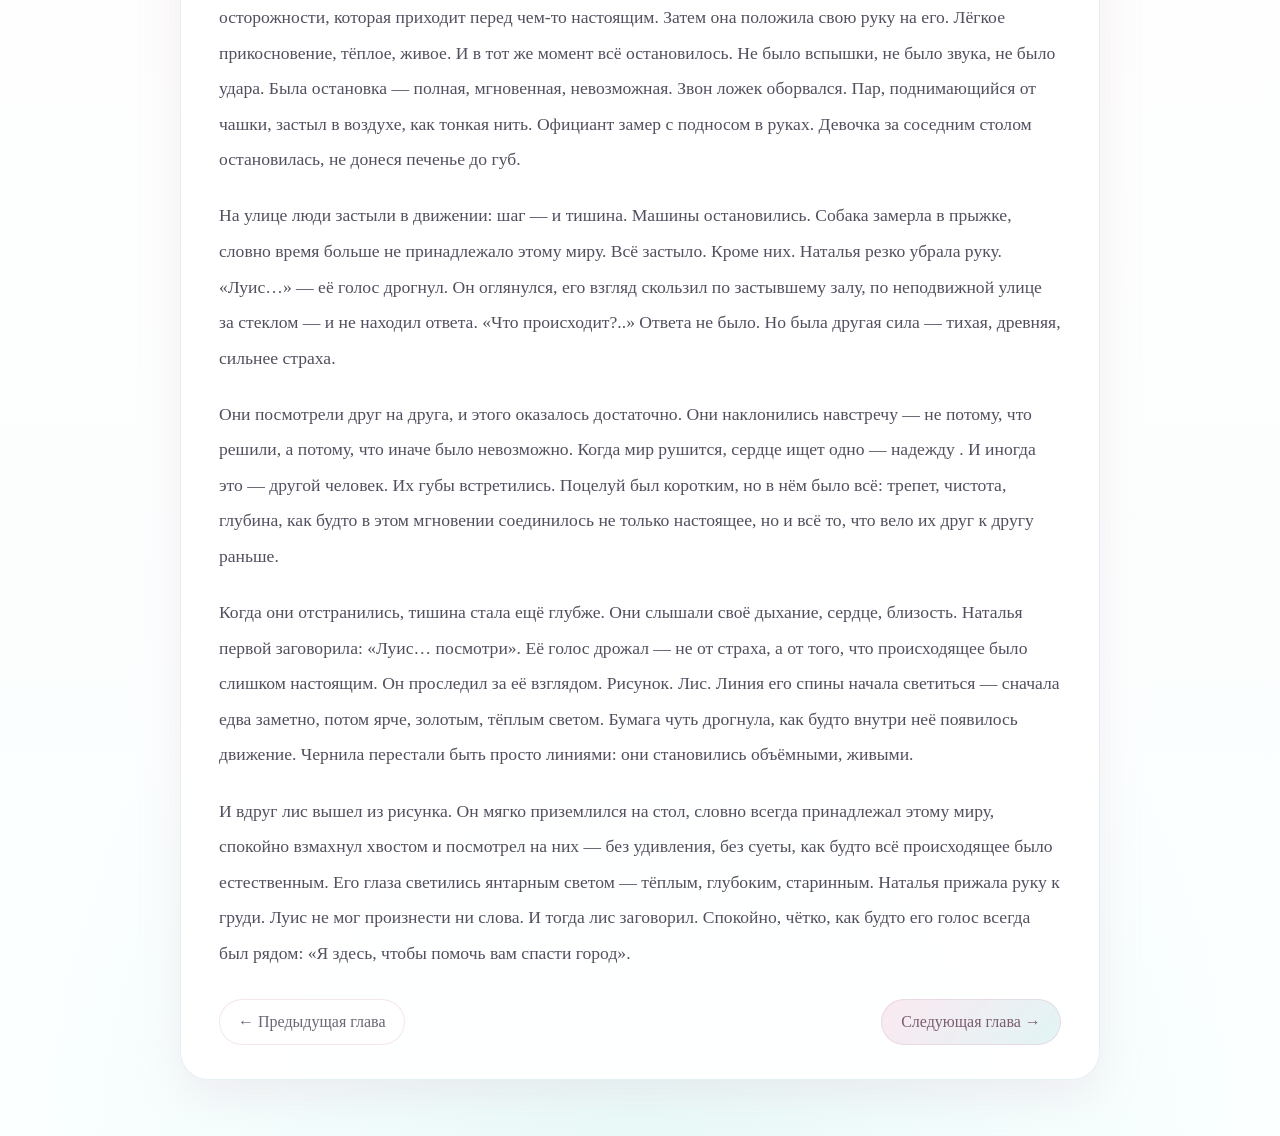
<file: chapters/chapter-02.html>
<!DOCTYPE html>
<html lang="ru">
<head>
  <meta charset="UTF-8">
  <meta name="viewport" content="width=device-width, initial-scale=1.0">
  <title>Глава II. Неподвижный поцелуй — Волны любви</title>
  <link rel="stylesheet" href="../assets/css/styles.css">
</head>
<body>
  <div class="chapter-page">
    <div class="chapter-header"><a href="../index.html">← На главную</a></div>
    <article class="card chapter-hero">
      <img src="../assets/img/chapter-02.jpg" alt="Глава 2">
    </article>
    <article class="card chapter-body">
      <div class="lead">роман «Волны любви»</div>
      <h1>Глава II. Неподвижный поцелуй</h1>
      <div class="chapter-text">
        
        <p>Разговор продолжался, словно сам находил дорогу, не нуждаясь ни в усилии, ни в объяснениях. Сначала — легко, почти невесомо. Потом — всё теплее, всё глубже, всё удивительно естественнее. Слова текли между ними мягко, без пауз, без неловкости, будто их диалог начался задолго до этой встречи и теперь просто продолжался, наконец обретя голос. Они говорили о книгах — о тех, что остаются внутри надолго, и о тех, что исчезают, едва закрываешь последнюю страницу. О музыке — о звуках, которые открывают что-то тайное, и о мелодиях, в которых будто можно узнать себя. Они делились странными мыслями, почти нелепыми на первый взгляд, — теми, что обычно не произносятся вслух. Но здесь всё было иначе: здесь даже самое хрупкое не казалось лишним, потому что было услышано.</p>
<p>Они говорили о красоте — не той, что видна сразу, а той, что рождается в мелочах: в паузе, в взгляде, в том, как человек слушает. О маленьких знаках, которые почти никто не замечает. О странном, необъяснимом чувстве узнавания, которое иногда возникает между двумя людьми раньше, чем разум успевает придумать слова. Наталья провела пальцами по краю рисунка с лисом. Её прикосновение было мягким, почти задумчивым, словно она не просто касалась бумаги, а прислушивалась к чему-то внутри себя. «Странно… — тихо сказала она. — У меня ощущение, будто всё это началось не сегодня». Луис смотрел на неё долго, спокойно, как будто её слова не удивили его, а лишь подтвердили то, что он уже знал. «У меня тоже», — ответил он просто, настолько просто, что в этих словах не осталось места сомнениям.</p>
<p>Наталья подняла взгляд и улыбнулась. Её улыбка была едва заметной, но в ней дрогнуло что-то тёплое и светлое — как чувство, которое только начинает осознавать себя. Воздух между ними изменился: он стал плотнее, тише, ближе, как будто пространство сократилось, оставив их внутри одного общего дыхания. Снаружи всё продолжало идти своим чередом: женщина быстро переходила улицу, прижимая сумку к плечу; мужчина говорил по телефону у светофора; двое студентов смеялись под навесом соседнего кафе. Мир не изменился, но для них он начал отступать, становиться фоном, чем-то далёким.</p>
<p>Луис медленно протянул руку через стол. Это было простое движение, но в нём была решимость и тишина. Наталья заметила: на секунду её пальцы замерли, и в её взгляде появилась тень — не страха, а той тихой осторожности, которая приходит перед чем-то настоящим. Затем она положила свою руку на его. Лёгкое прикосновение, тёплое, живое. И в тот же момент всё остановилось. Не было вспышки, не было звука, не было удара. Была остановка — полная, мгновенная, невозможная. Звон ложек оборвался. Пар, поднимающийся от чашки, застыл в воздухе, как тонкая нить. Официант замер с подносом в руках. Девочка за соседним столом остановилась, не донеся печенье до губ.</p>
<p>На улице люди застыли в движении: шаг — и тишина. Машины остановились. Собака замерла в прыжке, словно время больше не принадлежало этому миру. Всё застыло. Кроме них. Наталья резко убрала руку. «Луис…» — её голос дрогнул. Он оглянулся, его взгляд скользил по застывшему залу, по неподвижной улице за стеклом — и не находил ответа. «Что происходит?..» Ответа не было. Но была другая сила — тихая, древняя, сильнее страха.</p>
<p>Они посмотрели друг на друга, и этого оказалось достаточно. Они наклонились навстречу — не потому, что решили, а потому, что иначе было невозможно. Когда мир рушится, сердце ищет одно — надежду . И иногда это — другой человек. Их губы встретились. Поцелуй был коротким, но в нём было всё: трепет, чистота, глубина, как будто в этом мгновении соединилось не только настоящее, но и всё то, что вело их друг к другу раньше.</p>
<p>Когда они отстранились, тишина стала ещё глубже. Они слышали своё дыхание, сердце, близость. Наталья первой заговорила: «Луис… посмотри». Её голос дрожал — не от страха, а от того, что происходящее было слишком настоящим. Он проследил за её взглядом. Рисунок. Лис. Линия его спины начала светиться — сначала едва заметно, потом ярче, золотым, тёплым светом. Бумага чуть дрогнула, как будто внутри неё появилось движение. Чернила перестали быть просто линиями: они становились объёмными, живыми.</p>
<p>И вдруг лис вышел из рисунка. Он мягко приземлился на стол, словно всегда принадлежал этому миру, спокойно взмахнул хвостом и посмотрел на них — без удивления, без суеты, как будто всё происходящее было естественным. Его глаза светились янтарным светом — тёплым, глубоким, старинным. Наталья прижала руку к груди. Луис не мог произнести ни слова. И тогда лис заговорил. Спокойно, чётко, как будто его голос всегда был рядом: «Я здесь, чтобы помочь вам спасти город».</p>
      </div>
    
<div class="chapter-nav">
  <a class="button secondary" href="chapter-01.html">← Предыдущая глава</a>
  <a class="button primary" href="chapter-03.html">Следующая глава →</a>
</div>

</article>
  </div>

  <div class="music-launcher">
    <button id="openSoundBtn" class="music-open-btn" type="button">Саундтрек</button>
  </div>

  <div id="soundModal" class="sound-modal" aria-hidden="true">
    <div class="sound-modal-backdrop"></div>
    <div id="soundModalCard" class="sound-modal-card">
      <div id="soundModalDrag" class="sound-modal-top">
        <div class="sound-modal-title">Послушать саундтрек «Волны любви»</div>
        <button id="closeSoundBtn" class="sound-close" type="button" aria-label="Закрыть">×</button>
      </div>

      <div class="sound-controls">
        <div class="playlist-block">
        <audio id="soundtrack" controls preload="metadata"></audio>

        <div class="playlist-ui">
          <div class="playlist-label">Список воспроизведения</div>
          <div class="playlist-items" id="playlistItems">
            <button class="playlist-item active" type="button" data-src="../assets/audio/soundtrack.mp3" data-fallback="../assets/audio/soundtrack.wav">Основной саундтрек</button>
            <button class="playlist-item" type="button" data-src="../assets/audio/la-lluvia.mp3">La lluvia</button>
          </div>
        </div>
      </div>

        <div class="spectrum-wrap">
          <canvas id="spectrumCanvas" class="spectrum-canvas"></canvas>
        </div>

        <p class="sound-hint">Окно можно перетащить. Окно можно перетащить. Плеер запоминает дорожку и позицию между страницами.</p>
      </div>
    </div>
  </div>

  
<script>
(function () {
  const modal = document.getElementById("soundModal");
  const card = document.getElementById("soundModalCard");
  const dragHandle = document.getElementById("soundModalDrag");
  const openBtn = document.getElementById("openSoundBtn");
  const closeBtn = document.getElementById("closeSoundBtn");
  const audio = document.getElementById("soundtrack");
  const canvas = document.getElementById("spectrumCanvas");
  const playlistItems = Array.from(document.querySelectorAll(".playlist-item"));
  const STORAGE_KEY = "waves_of_love_player_state_v2";

  if (!modal || !card || !dragHandle || !openBtn || !closeBtn || !audio || !canvas || !playlistItems.length) {
    return;
  }

  let audioCtx = null;
  let analyser = null;
  let source = null;
  let animationId = null;

  let isDragging = false;
  let dragOffsetX = 0;
  let dragOffsetY = 0;

  function normalizeTrack(src) {
    if (!src) return "";
    return src.split("/").pop().toLowerCase();
  }

  function getCurrentState() {
    const activeButton = playlistItems.find((item) => item.classList.contains("active")) || playlistItems[0];
    return {
      trackKey: normalizeTrack(activeButton ? activeButton.getAttribute("data-src") : ""),
      currentTime: Number.isFinite(audio.currentTime) ? audio.currentTime : 0,
      isPlaying: !audio.paused,
      isOpen: modal.classList.contains("active"),
      left: card.style.left || "",
      top: card.style.top || "",
      right: card.style.right || "",
      bottom: card.style.bottom || ""
    };
  }

  function saveState(extra) {
    try {
      const state = Object.assign({}, getCurrentState(), extra || {});
      localStorage.setItem(STORAGE_KEY, JSON.stringify(state));
    } catch (err) {
      console.warn("No se pudo guardar el estado del reproductor.", err);
    }
  }

  function loadState() {
    try {
      return JSON.parse(localStorage.getItem(STORAGE_KEY) || "null");
    } catch (err) {
      return null;
    }
  }

  function ensureAudioGraph() {
    if (analyser) return;

    const AudioContextClass = window.AudioContext || window.webkitAudioContext;
    if (!AudioContextClass) return;

    audioCtx = new AudioContextClass();
    analyser = audioCtx.createAnalyser();
    analyser.fftSize = 256;
    analyser.smoothingTimeConstant = 0.85;

    source = audioCtx.createMediaElementSource(audio);
    source.connect(analyser);
    analyser.connect(audioCtx.destination);
  }

  function resizeCanvas() {
    const ratio = Math.max(window.devicePixelRatio || 1, 1);
    const rect = canvas.getBoundingClientRect();
    canvas.width = Math.max(10, Math.floor(rect.width * ratio));
    canvas.height = Math.max(10, Math.floor(rect.height * ratio));
  }

  function drawSpectrum() {
    const ctx = canvas.getContext("2d");
    if (!ctx) return;

    resizeCanvas();

    const width = canvas.width;
    const height = canvas.height;
    const ratio = Math.max(window.devicePixelRatio || 1, 1);

    ctx.clearRect(0, 0, width, height);

    const bg = ctx.createLinearGradient(0, 0, 0, height);
    bg.addColorStop(0, "rgba(255,255,255,0.22)");
    bg.addColorStop(1, "rgba(120,207,208,0.06)");
    ctx.fillStyle = bg;
    ctx.fillRect(0, 0, width, height);

    const bars = 26;
    const gap = 4 * ratio;
    const barWidth = (width - gap * (bars + 1)) / bars;

    if (!analyser || audio.paused) {
      const t = Date.now() / 700;
      for (let i = 0; i < bars; i++) {
        const value = 0.18 + 0.1 * Math.sin(t + i * 0.5);
        const barHeight = Math.max(6 * ratio, value * (height * 0.65));
        const x = gap + i * (barWidth + gap);
        const y = height - barHeight - 6 * ratio;
        ctx.fillStyle = "rgba(68, 226, 220, 0.26)";
        ctx.fillRect(x, y, barWidth, barHeight);
      }
      animationId = requestAnimationFrame(drawSpectrum);
      return;
    }

    const bufferLength = analyser.frequencyBinCount;
    const dataArray = new Uint8Array(bufferLength);
    analyser.getByteFrequencyData(dataArray);

    const grad = ctx.createLinearGradient(0, 0, 0, height);
    grad.addColorStop(0, "rgba(68, 226, 220, 0.95)");
    grad.addColorStop(1, "rgba(63, 187, 195, 0.28)");
    ctx.fillStyle = grad;

    const step = Math.max(1, Math.floor(bufferLength / bars));

    for (let i = 0; i < bars; i++) {
      const value = dataArray[i * step] / 255;
      const barHeight = Math.max(8 * ratio, value * (height * 0.80));
      const x = gap + i * (barWidth + gap);
      const y = height - barHeight - 6 * ratio;
      ctx.fillRect(x, y, barWidth, barHeight);
    }

    animationId = requestAnimationFrame(drawSpectrum);
  }

  function setActiveTrack(button, autoplay = false, resumeTime = null) {
    if (!button) return;
    const src = button.getAttribute("data-src");
    const fallback = button.getAttribute("data-fallback");

    playlistItems.forEach((item) => item.classList.remove("active"));
    button.classList.add("active");

    audio.pause();
    while (audio.firstChild) audio.removeChild(audio.firstChild);

    const primarySource = document.createElement("source");
    primarySource.src = src;
    primarySource.type = "audio/mpeg";
    audio.appendChild(primarySource);

    if (fallback) {
      const fallbackSource = document.createElement("source");
      fallbackSource.src = fallback;
      fallbackSource.type = "audio/wav";
      audio.appendChild(fallbackSource);
    }

    audio.load();

    if (resumeTime !== null && resumeTime !== undefined) {
      audio.addEventListener("loadedmetadata", function restoreTime() {
        try {
          audio.currentTime = Math.max(0, Math.min(resumeTime, isFinite(audio.duration) ? audio.duration || resumeTime : resumeTime));
        } catch (err) {}
        audio.removeEventListener("loadedmetadata", restoreTime);
      });
    }

    saveState({ trackKey: normalizeTrack(src), currentTime: resumeTime || 0 });

    if (autoplay) {
      startPlayback();
    }
  }

  playlistItems.forEach((button) => {
    button.addEventListener("click", function () {
      const shouldAutoplay = modal.classList.contains("active");
      setActiveTrack(button, shouldAutoplay, 0);
    });
  });

  async function startPlayback() {
    try {
      ensureAudioGraph();

      if (audioCtx && audioCtx.state === "suspended") {
        await audioCtx.resume();
      }

      audio.muted = false;
      audio.volume = 1;
      await audio.play();
      saveState({ isPlaying: true });
    } catch (err) {
      console.warn("El navegador bloqueó la reanudación automática del audio.", err);
      saveState({ isPlaying: false });
    }
  }

  function openModal() {
    modal.classList.add("active");
    modal.setAttribute("aria-hidden", "false");
    saveState({ isOpen: true });
  }

  function closeModal() {
    modal.classList.remove("active");
    modal.setAttribute("aria-hidden", "true");
    audio.pause();
    audio.currentTime = 0;
    saveState({ isOpen: false, isPlaying: false, currentTime: 0 });
  }

  openBtn.addEventListener("click", async function () {
    openModal();
    await startPlayback();
    if (!animationId) {
      drawSpectrum();
    }
  });

  closeBtn.addEventListener("click", function () {
    closeModal();
  });

  document.addEventListener("keydown", function (e) {
    if (e.key === "Escape" && modal.classList.contains("active")) {
      closeModal();
    }
  });

  function startDrag(clientX, clientY) {
    const rect = card.getBoundingClientRect();
    isDragging = true;
    dragOffsetX = clientX - rect.left;
    dragOffsetY = clientY - rect.top;
    card.style.left = rect.left + "px";
    card.style.top = rect.top + "px";
    card.style.right = "auto";
    card.style.bottom = "auto";
    card.style.position = "fixed";
  }

  function moveDrag(clientX, clientY) {
    if (!isDragging) return;

    const maxX = window.innerWidth - card.offsetWidth - 6;
    const maxY = window.innerHeight - card.offsetHeight - 6;

    let nextX = clientX - dragOffsetX;
    let nextY = clientY - dragOffsetY;

    nextX = Math.max(6, Math.min(nextX, maxX));
    nextY = Math.max(6, Math.min(nextY, maxY));

    card.style.left = nextX + "px";
    card.style.top = nextY + "px";
    saveState({ left: card.style.left, top: card.style.top, right: "auto", bottom: "auto" });
  }

  function stopDrag() {
    isDragging = false;
  }

  dragHandle.addEventListener("mousedown", function (e) {
    startDrag(e.clientX, e.clientY);
  });

  document.addEventListener("mousemove", function (e) {
    moveDrag(e.clientX, e.clientY);
  });

  document.addEventListener("mouseup", stopDrag);

  dragHandle.addEventListener("touchstart", function (e) {
    const touch = e.touches[0];
    if (!touch) return;
    startDrag(touch.clientX, touch.clientY);
  }, { passive: true });

  document.addEventListener("touchmove", function (e) {
    const touch = e.touches[0];
    if (!touch) return;
    moveDrag(touch.clientX, touch.clientY);
  }, { passive: true });

  document.addEventListener("touchend", stopDrag);

  window.addEventListener("resize", function () {
    if (animationId) resizeCanvas();
  });

  audio.addEventListener("timeupdate", function () {
    saveState();
  });

  audio.addEventListener("pause", function () {
    saveState({ isPlaying: false });
  });

  audio.addEventListener("play", function () {
    saveState({ isPlaying: true });
  });

  window.addEventListener("beforeunload", function () {
    saveState();
  });

  function restoreState() {
    const state = loadState();
    const defaultButton = playlistItems[0];
    if (!state) {
      setActiveTrack(defaultButton, false, 0);
      return;
    }

    const match = playlistItems.find((button) => normalizeTrack(button.getAttribute("data-src")) === state.trackKey) || defaultButton;
    setActiveTrack(match, false, state.currentTime || 0);

    if (state.left || state.top) {
      card.style.position = "fixed";
      if (state.left) card.style.left = state.left;
      if (state.top) card.style.top = state.top;
      card.style.right = state.right || "auto";
      card.style.bottom = state.bottom || "auto";
    }

    if (state.isOpen) {
      openModal();
      if (!animationId) drawSpectrum();
    }

    if (state.isPlaying) {
      setTimeout(() => {
        startPlayback();
      }, 120);
    }
  }

  restoreState();
})();
</script>



  <div class="music-launcher">
    <button id="openSoundBtn" class="music-open-btn" type="button" aria-label="Послушать музыку">
      <img src="../assets/img/fox-play.png" alt="Слушать музыку">
    </button>
  </div>

  <canvas id="globalSpectrumCanvas" class="global-spectrum-canvas" aria-hidden="true"></canvas>

  <div id="soundModal" class="sound-modal" aria-hidden="true">
    <div class="sound-modal-backdrop"></div>
    <div id="soundModalCard" class="sound-modal-card">
      <div id="soundModalDrag" class="sound-modal-top">
        <div class="sound-modal-title">Саундтрек «Волны любви»</div>
        <button id="closeSoundBtn" class="sound-close" type="button" aria-label="Закрыть">×</button>
      </div>
      <div class="sound-controls">
        <div class="playlist-block">
          <audio id="soundtrack" controls preload="metadata"></audio>
          <div class="playlist-ui">
            <div class="playlist-label">Список воспроизведения</div>
            <div class="playlist-items" id="playlistItems">
              <button class="playlist-item active" type="button" data-src="../assets/audio/prikosnovenie-istiny.mp3">Прикосновение истины</button>
              <button class="playlist-item" type="button" data-src="../assets/audio/soundtrack.mp3" data-fallback="../assets/audio/soundtrack.wav">Волны любви</button>
              <button class="playlist-item" type="button" data-src="../assets/audio/la-lluvia.mp3">Дождь</button>
            </div>
          </div>
          <canvas id="spectrumCanvas" aria-hidden="true"></canvas>
        </div>
        <p class="sound-hint">Нажмите на лиса, чтобы открыть музыку. При закрытии списка воспроизведение остановится.</p>
      </div>
    </div>
  </div>

  <script src="../assets/js/waves-player.js"></script>

</body>
</html>
</file>
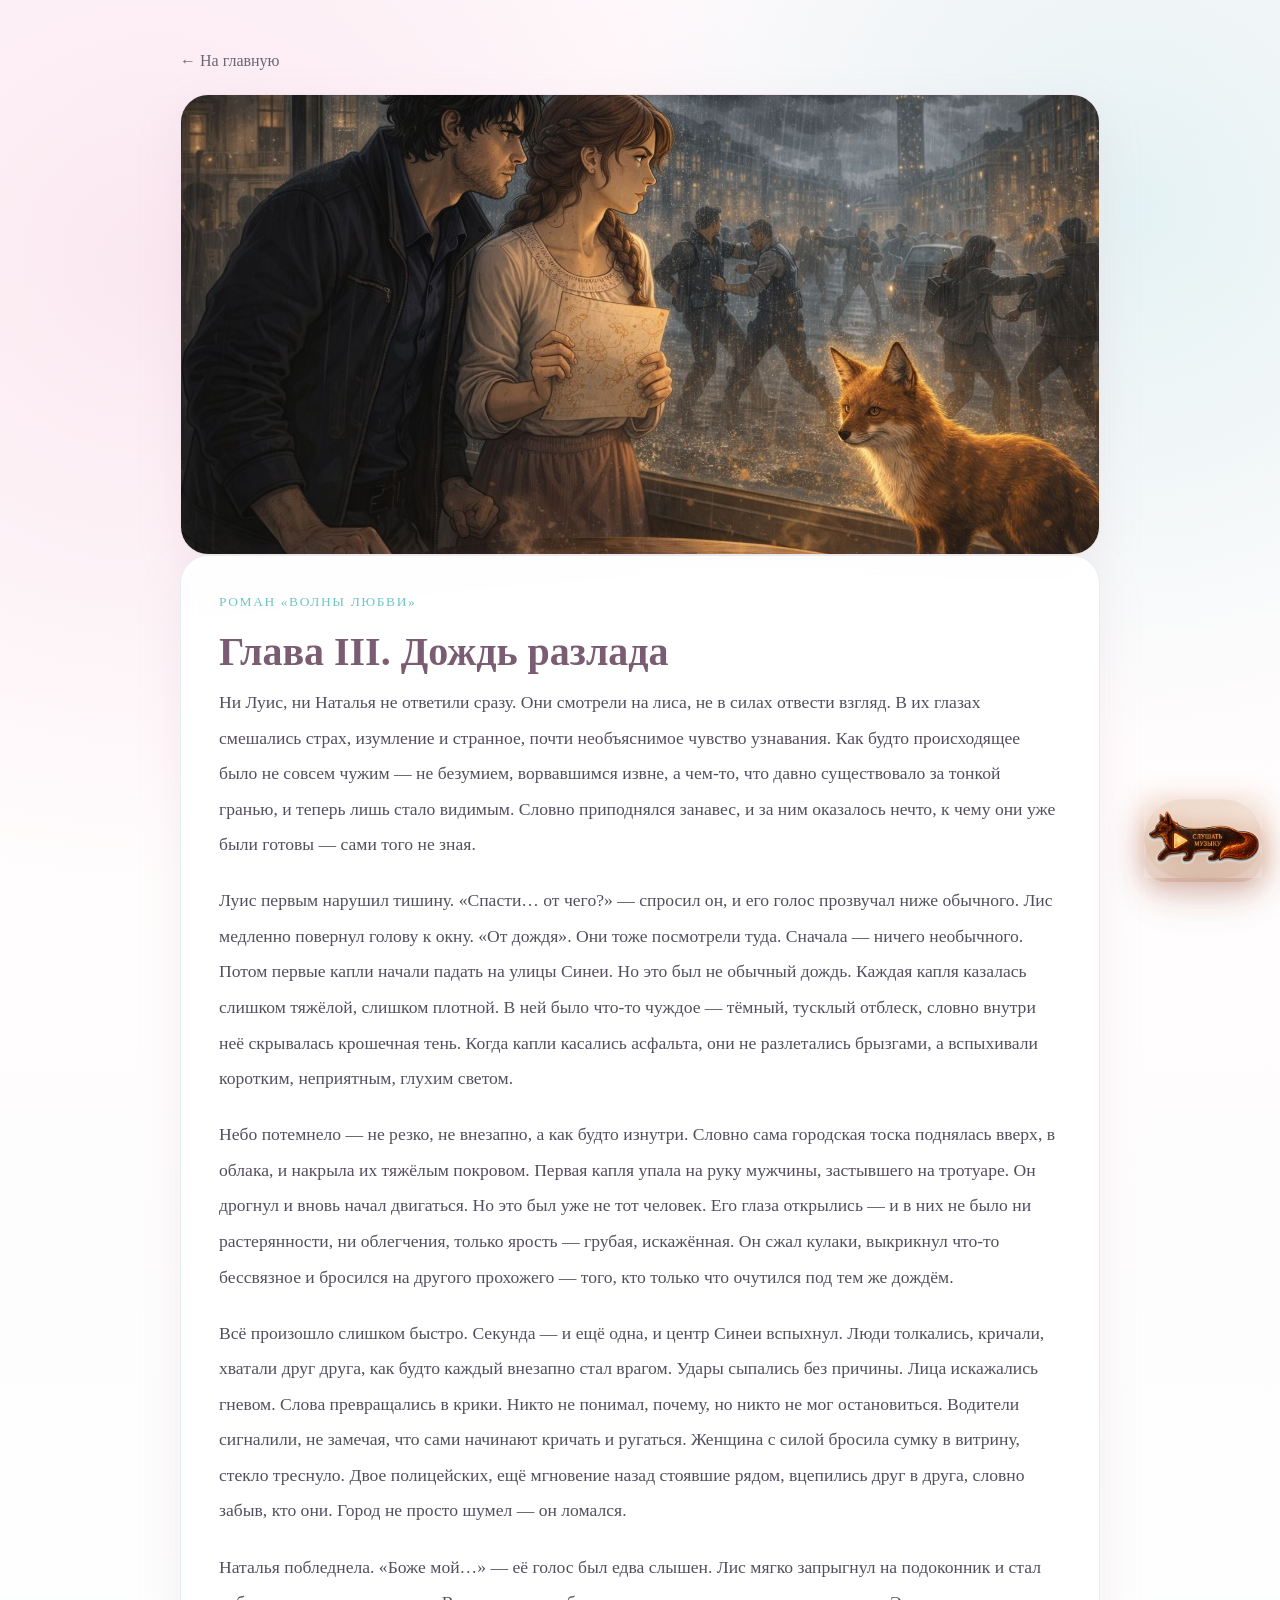
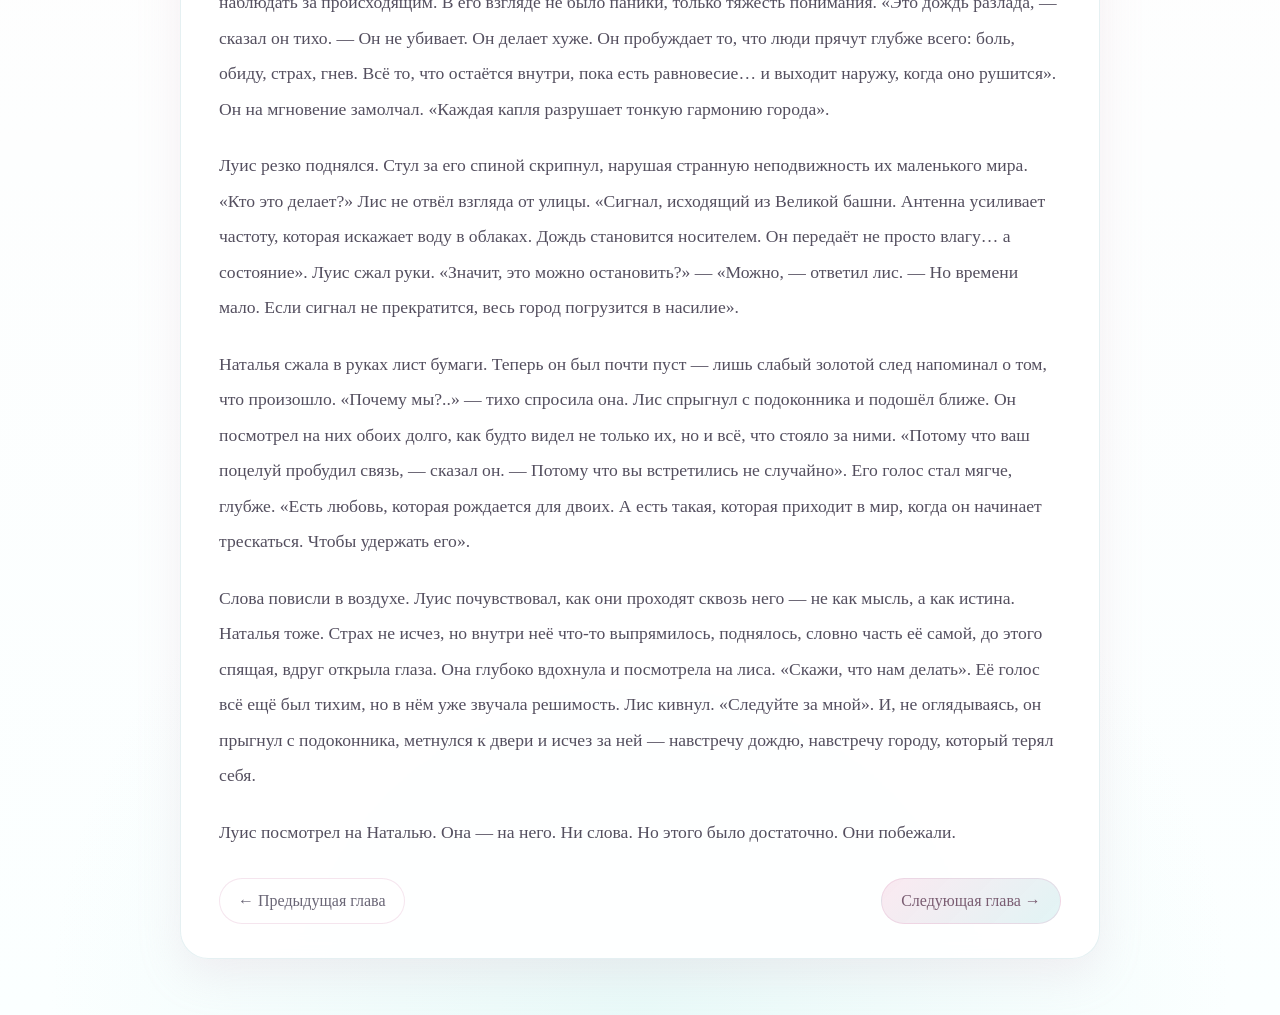
<file: chapters/chapter-03.html>
<!DOCTYPE html>
<html lang="ru">
<head>
  <meta charset="UTF-8">
  <meta name="viewport" content="width=device-width, initial-scale=1.0">
  <title>Глава III. Дождь разлада — Волны любви</title>
  <link rel="stylesheet" href="../assets/css/styles.css">
</head>
<body>
  <div class="chapter-page">
    <div class="chapter-header"><a href="../index.html">← На главную</a></div>
    <article class="card chapter-hero">
      <img src="../assets/img/chapter-03.jpg" alt="Глава 3">
    </article>
    <article class="card chapter-body">
      <div class="lead">роман «Волны любви»</div>
      <h1>Глава III. Дождь разлада</h1>
      <div class="chapter-text">
       
        <p>Ни Луис, ни Наталья не ответили сразу. Они смотрели на лиса, не в силах отвести взгляд. В их глазах смешались страх, изумление и странное, почти необъяснимое чувство узнавания. Как будто происходящее было не совсем чужим — не безумием, ворвавшимся извне, а чем-то, что давно существовало за тонкой гранью, и теперь лишь стало видимым. Словно приподнялся занавес, и за ним оказалось нечто, к чему они уже были готовы — сами того не зная.</p>
<p>Луис первым нарушил тишину. «Спасти… от чего?» — спросил он, и его голос прозвучал ниже обычного. Лис медленно повернул голову к окну. «От дождя». Они тоже посмотрели туда. Сначала — ничего необычного. Потом первые капли начали падать на улицы Синеи. Но это был не обычный дождь. Каждая капля казалась слишком тяжёлой, слишком плотной. В ней было что-то чуждое — тёмный, тусклый отблеск, словно внутри неё скрывалась крошечная тень. Когда капли касались асфальта, они не разлетались брызгами, а вспыхивали коротким, неприятным, глухим светом.</p>
<p>Небо потемнело — не резко, не внезапно, а как будто изнутри. Словно сама городская тоска поднялась вверх, в облака, и накрыла их тяжёлым покровом. Первая капля упала на руку мужчины, застывшего на тротуаре. Он дрогнул и вновь начал двигаться. Но это был уже не тот человек. Его глаза открылись — и в них не было ни растерянности, ни облегчения, только ярость — грубая, искажённая. Он сжал кулаки, выкрикнул что-то бессвязное и бросился на другого прохожего — того, кто только что очутился под тем же дождём.</p>
<p>Всё произошло слишком быстро. Секунда — и ещё одна, и центр Синеи вспыхнул. Люди толкались, кричали, хватали друг друга, как будто каждый внезапно стал врагом. Удары сыпались без причины. Лица искажались гневом. Слова превращались в крики. Никто не понимал, почему, но никто не мог остановиться. Водители сигналили, не замечая, что сами начинают кричать и ругаться. Женщина с силой бросила сумку в витрину, стекло треснуло. Двое полицейских, ещё мгновение назад стоявшие рядом, вцепились друг в друга, словно забыв, кто они. Город не просто шумел — он ломался.</p>
<p>Наталья побледнела. «Боже мой…» — её голос был едва слышен. Лис мягко запрыгнул на подоконник и стал наблюдать за происходящим. В его взгляде не было паники, только тяжесть понимания. «Это дождь разлада, — сказал он тихо. — Он не убивает. Он делает хуже. Он пробуждает то, что люди прячут глубже всего: боль, обиду, страх, гнев. Всё то, что остаётся внутри, пока есть равновесие… и выходит наружу, когда оно рушится». Он на мгновение замолчал. «Каждая капля разрушает тонкую гармонию города».</p>
<p>Луис резко поднялся. Стул за его спиной скрипнул, нарушая странную неподвижность их маленького мира. «Кто это делает?» Лис не отвёл взгляда от улицы. «Сигнал, исходящий из Великой башни. Антенна усиливает частоту, которая искажает воду в облаках. Дождь становится носителем. Он передаёт не просто влагу… а состояние». Луис сжал руки. «Значит, это можно остановить?» — «Можно, — ответил лис. — Но времени мало. Если сигнал не прекратится, весь город погрузится в насилие».</p>
<p>Наталья сжала в руках лист бумаги. Теперь он был почти пуст — лишь слабый золотой след напоминал о том, что произошло. «Почему мы?..» — тихо спросила она. Лис спрыгнул с подоконника и подошёл ближе. Он посмотрел на них обоих долго, как будто видел не только их, но и всё, что стояло за ними. «Потому что ваш поцелуй пробудил связь, — сказал он. — Потому что вы встретились не случайно». Его голос стал мягче, глубже. «Есть любовь, которая рождается для двоих. А есть такая, которая приходит в мир, когда он начинает трескаться. Чтобы удержать его».</p>
<p>Слова повисли в воздухе. Луис почувствовал, как они проходят сквозь него — не как мысль, а как истина. Наталья тоже. Страх не исчез, но внутри неё что-то выпрямилось, поднялось, словно часть её самой, до этого спящая, вдруг открыла глаза. Она глубоко вдохнула и посмотрела на лиса. «Скажи, что нам делать». Её голос всё ещё был тихим, но в нём уже звучала решимость. Лис кивнул. «Следуйте за мной». И, не оглядываясь, он прыгнул с подоконника, метнулся к двери и исчез за ней — навстречу дождю, навстречу городу, который терял себя.</p>
<p>Луис посмотрел на Наталью. Она — на него. Ни слова. Но этого было достаточно. Они побежали.</p>
      </div>
    
<div class="chapter-nav">
  <a class="button secondary" href="chapter-02.html">← Предыдущая глава</a>
  <a class="button primary" href="chapter-04.html">Следующая глава →</a>
</div>

</article>
  </div>

  <div class="music-launcher">
    <button id="openSoundBtn" class="music-open-btn" type="button">Саундтрек</button>
  </div>

  <div id="soundModal" class="sound-modal" aria-hidden="true">
    <div class="sound-modal-backdrop"></div>
    <div id="soundModalCard" class="sound-modal-card">
      <div id="soundModalDrag" class="sound-modal-top">
        <div class="sound-modal-title">Послушать саундтрек «Волны любви»</div>
        <button id="closeSoundBtn" class="sound-close" type="button" aria-label="Закрыть">×</button>
      </div>

      <div class="sound-controls">
        <div class="playlist-block">
        <audio id="soundtrack" controls preload="metadata"></audio>

        <div class="playlist-ui">
          <div class="playlist-label">Список воспроизведения</div>
          <div class="playlist-items" id="playlistItems">
            <button class="playlist-item active" type="button" data-src="../assets/audio/soundtrack.mp3" data-fallback="../assets/audio/soundtrack.wav">Основной саундтрек</button>
            <button class="playlist-item" type="button" data-src="../assets/audio/la-lluvia.mp3">La lluvia</button>
          </div>
        </div>
      </div>

        <div class="spectrum-wrap">
          <canvas id="spectrumCanvas" class="spectrum-canvas"></canvas>
        </div>

        <p class="sound-hint">Окно можно перетащить. Окно можно перетащить. Плеер запоминает дорожку и позицию между страницами.</p>
      </div>
    </div>
  </div>

  
<script>
(function () {
  const modal = document.getElementById("soundModal");
  const card = document.getElementById("soundModalCard");
  const dragHandle = document.getElementById("soundModalDrag");
  const openBtn = document.getElementById("openSoundBtn");
  const closeBtn = document.getElementById("closeSoundBtn");
  const audio = document.getElementById("soundtrack");
  const canvas = document.getElementById("spectrumCanvas");
  const playlistItems = Array.from(document.querySelectorAll(".playlist-item"));
  const STORAGE_KEY = "waves_of_love_player_state_v2";

  if (!modal || !card || !dragHandle || !openBtn || !closeBtn || !audio || !canvas || !playlistItems.length) {
    return;
  }

  let audioCtx = null;
  let analyser = null;
  let source = null;
  let animationId = null;

  let isDragging = false;
  let dragOffsetX = 0;
  let dragOffsetY = 0;

  function normalizeTrack(src) {
    if (!src) return "";
    return src.split("/").pop().toLowerCase();
  }

  function getCurrentState() {
    const activeButton = playlistItems.find((item) => item.classList.contains("active")) || playlistItems[0];
    return {
      trackKey: normalizeTrack(activeButton ? activeButton.getAttribute("data-src") : ""),
      currentTime: Number.isFinite(audio.currentTime) ? audio.currentTime : 0,
      isPlaying: !audio.paused,
      isOpen: modal.classList.contains("active"),
      left: card.style.left || "",
      top: card.style.top || "",
      right: card.style.right || "",
      bottom: card.style.bottom || ""
    };
  }

  function saveState(extra) {
    try {
      const state = Object.assign({}, getCurrentState(), extra || {});
      localStorage.setItem(STORAGE_KEY, JSON.stringify(state));
    } catch (err) {
      console.warn("No se pudo guardar el estado del reproductor.", err);
    }
  }

  function loadState() {
    try {
      return JSON.parse(localStorage.getItem(STORAGE_KEY) || "null");
    } catch (err) {
      return null;
    }
  }

  function ensureAudioGraph() {
    if (analyser) return;

    const AudioContextClass = window.AudioContext || window.webkitAudioContext;
    if (!AudioContextClass) return;

    audioCtx = new AudioContextClass();
    analyser = audioCtx.createAnalyser();
    analyser.fftSize = 256;
    analyser.smoothingTimeConstant = 0.85;

    source = audioCtx.createMediaElementSource(audio);
    source.connect(analyser);
    analyser.connect(audioCtx.destination);
  }

  function resizeCanvas() {
    const ratio = Math.max(window.devicePixelRatio || 1, 1);
    const rect = canvas.getBoundingClientRect();
    canvas.width = Math.max(10, Math.floor(rect.width * ratio));
    canvas.height = Math.max(10, Math.floor(rect.height * ratio));
  }

  function drawSpectrum() {
    const ctx = canvas.getContext("2d");
    if (!ctx) return;

    resizeCanvas();

    const width = canvas.width;
    const height = canvas.height;
    const ratio = Math.max(window.devicePixelRatio || 1, 1);

    ctx.clearRect(0, 0, width, height);

    const bg = ctx.createLinearGradient(0, 0, 0, height);
    bg.addColorStop(0, "rgba(255,255,255,0.22)");
    bg.addColorStop(1, "rgba(120,207,208,0.06)");
    ctx.fillStyle = bg;
    ctx.fillRect(0, 0, width, height);

    const bars = 26;
    const gap = 4 * ratio;
    const barWidth = (width - gap * (bars + 1)) / bars;

    if (!analyser || audio.paused) {
      const t = Date.now() / 700;
      for (let i = 0; i < bars; i++) {
        const value = 0.18 + 0.1 * Math.sin(t + i * 0.5);
        const barHeight = Math.max(6 * ratio, value * (height * 0.65));
        const x = gap + i * (barWidth + gap);
        const y = height - barHeight - 6 * ratio;
        ctx.fillStyle = "rgba(68, 226, 220, 0.26)";
        ctx.fillRect(x, y, barWidth, barHeight);
      }
      animationId = requestAnimationFrame(drawSpectrum);
      return;
    }

    const bufferLength = analyser.frequencyBinCount;
    const dataArray = new Uint8Array(bufferLength);
    analyser.getByteFrequencyData(dataArray);

    const grad = ctx.createLinearGradient(0, 0, 0, height);
    grad.addColorStop(0, "rgba(68, 226, 220, 0.95)");
    grad.addColorStop(1, "rgba(63, 187, 195, 0.28)");
    ctx.fillStyle = grad;

    const step = Math.max(1, Math.floor(bufferLength / bars));

    for (let i = 0; i < bars; i++) {
      const value = dataArray[i * step] / 255;
      const barHeight = Math.max(8 * ratio, value * (height * 0.80));
      const x = gap + i * (barWidth + gap);
      const y = height - barHeight - 6 * ratio;
      ctx.fillRect(x, y, barWidth, barHeight);
    }

    animationId = requestAnimationFrame(drawSpectrum);
  }

  function setActiveTrack(button, autoplay = false, resumeTime = null) {
    if (!button) return;
    const src = button.getAttribute("data-src");
    const fallback = button.getAttribute("data-fallback");

    playlistItems.forEach((item) => item.classList.remove("active"));
    button.classList.add("active");

    audio.pause();
    while (audio.firstChild) audio.removeChild(audio.firstChild);

    const primarySource = document.createElement("source");
    primarySource.src = src;
    primarySource.type = "audio/mpeg";
    audio.appendChild(primarySource);

    if (fallback) {
      const fallbackSource = document.createElement("source");
      fallbackSource.src = fallback;
      fallbackSource.type = "audio/wav";
      audio.appendChild(fallbackSource);
    }

    audio.load();

    if (resumeTime !== null && resumeTime !== undefined) {
      audio.addEventListener("loadedmetadata", function restoreTime() {
        try {
          audio.currentTime = Math.max(0, Math.min(resumeTime, isFinite(audio.duration) ? audio.duration || resumeTime : resumeTime));
        } catch (err) {}
        audio.removeEventListener("loadedmetadata", restoreTime);
      });
    }

    saveState({ trackKey: normalizeTrack(src), currentTime: resumeTime || 0 });

    if (autoplay) {
      startPlayback();
    }
  }

  playlistItems.forEach((button) => {
    button.addEventListener("click", function () {
      const shouldAutoplay = modal.classList.contains("active");
      setActiveTrack(button, shouldAutoplay, 0);
    });
  });

  async function startPlayback() {
    try {
      ensureAudioGraph();

      if (audioCtx && audioCtx.state === "suspended") {
        await audioCtx.resume();
      }

      audio.muted = false;
      audio.volume = 1;
      await audio.play();
      saveState({ isPlaying: true });
    } catch (err) {
      console.warn("El navegador bloqueó la reanudación automática del audio.", err);
      saveState({ isPlaying: false });
    }
  }

  function openModal() {
    modal.classList.add("active");
    modal.setAttribute("aria-hidden", "false");
    saveState({ isOpen: true });
  }

  function closeModal() {
    modal.classList.remove("active");
    modal.setAttribute("aria-hidden", "true");
    audio.pause();
    audio.currentTime = 0;
    saveState({ isOpen: false, isPlaying: false, currentTime: 0 });
  }

  openBtn.addEventListener("click", async function () {
    openModal();
    await startPlayback();
    if (!animationId) {
      drawSpectrum();
    }
  });

  closeBtn.addEventListener("click", function () {
    closeModal();
  });

  document.addEventListener("keydown", function (e) {
    if (e.key === "Escape" && modal.classList.contains("active")) {
      closeModal();
    }
  });

  function startDrag(clientX, clientY) {
    const rect = card.getBoundingClientRect();
    isDragging = true;
    dragOffsetX = clientX - rect.left;
    dragOffsetY = clientY - rect.top;
    card.style.left = rect.left + "px";
    card.style.top = rect.top + "px";
    card.style.right = "auto";
    card.style.bottom = "auto";
    card.style.position = "fixed";
  }

  function moveDrag(clientX, clientY) {
    if (!isDragging) return;

    const maxX = window.innerWidth - card.offsetWidth - 6;
    const maxY = window.innerHeight - card.offsetHeight - 6;

    let nextX = clientX - dragOffsetX;
    let nextY = clientY - dragOffsetY;

    nextX = Math.max(6, Math.min(nextX, maxX));
    nextY = Math.max(6, Math.min(nextY, maxY));

    card.style.left = nextX + "px";
    card.style.top = nextY + "px";
    saveState({ left: card.style.left, top: card.style.top, right: "auto", bottom: "auto" });
  }

  function stopDrag() {
    isDragging = false;
  }

  dragHandle.addEventListener("mousedown", function (e) {
    startDrag(e.clientX, e.clientY);
  });

  document.addEventListener("mousemove", function (e) {
    moveDrag(e.clientX, e.clientY);
  });

  document.addEventListener("mouseup", stopDrag);

  dragHandle.addEventListener("touchstart", function (e) {
    const touch = e.touches[0];
    if (!touch) return;
    startDrag(touch.clientX, touch.clientY);
  }, { passive: true });

  document.addEventListener("touchmove", function (e) {
    const touch = e.touches[0];
    if (!touch) return;
    moveDrag(touch.clientX, touch.clientY);
  }, { passive: true });

  document.addEventListener("touchend", stopDrag);

  window.addEventListener("resize", function () {
    if (animationId) resizeCanvas();
  });

  audio.addEventListener("timeupdate", function () {
    saveState();
  });

  audio.addEventListener("pause", function () {
    saveState({ isPlaying: false });
  });

  audio.addEventListener("play", function () {
    saveState({ isPlaying: true });
  });

  window.addEventListener("beforeunload", function () {
    saveState();
  });

  function restoreState() {
    const state = loadState();
    const defaultButton = playlistItems[0];
    if (!state) {
      setActiveTrack(defaultButton, false, 0);
      return;
    }

    const match = playlistItems.find((button) => normalizeTrack(button.getAttribute("data-src")) === state.trackKey) || defaultButton;
    setActiveTrack(match, false, state.currentTime || 0);

    if (state.left || state.top) {
      card.style.position = "fixed";
      if (state.left) card.style.left = state.left;
      if (state.top) card.style.top = state.top;
      card.style.right = state.right || "auto";
      card.style.bottom = state.bottom || "auto";
    }

    if (state.isOpen) {
      openModal();
      if (!animationId) drawSpectrum();
    }

    if (state.isPlaying) {
      setTimeout(() => {
        startPlayback();
      }, 120);
    }
  }

  restoreState();
})();
</script>



  <div class="music-launcher">
    <button id="openSoundBtn" class="music-open-btn" type="button" aria-label="Послушать музыку">
      <img src="../assets/img/fox-play.png" alt="Слушать музыку">
    </button>
  </div>

  <canvas id="globalSpectrumCanvas" class="global-spectrum-canvas" aria-hidden="true"></canvas>

  <div id="soundModal" class="sound-modal" aria-hidden="true">
    <div class="sound-modal-backdrop"></div>
    <div id="soundModalCard" class="sound-modal-card">
      <div id="soundModalDrag" class="sound-modal-top">
        <div class="sound-modal-title">Саундтрек «Волны любви»</div>
        <button id="closeSoundBtn" class="sound-close" type="button" aria-label="Закрыть">×</button>
      </div>
      <div class="sound-controls">
        <div class="playlist-block">
          <audio id="soundtrack" controls preload="metadata"></audio>
          <div class="playlist-ui">
            <div class="playlist-label">Список воспроизведения</div>
            <div class="playlist-items" id="playlistItems">
              <button class="playlist-item active" type="button" data-src="../assets/audio/prikosnovenie-istiny.mp3">Прикосновение истины</button>
              <button class="playlist-item" type="button" data-src="../assets/audio/soundtrack.mp3" data-fallback="../assets/audio/soundtrack.wav">Волны любви</button>
              <button class="playlist-item" type="button" data-src="../assets/audio/la-lluvia.mp3">Дождь</button>
            </div>
          </div>
          <canvas id="spectrumCanvas" aria-hidden="true"></canvas>
        </div>
        <p class="sound-hint">Нажмите на лиса, чтобы открыть музыку. При закрытии списка воспроизведение остановится.</p>
      </div>
    </div>
  </div>

  <script src="../assets/js/waves-player.js"></script>

</body>
</html>
</file>
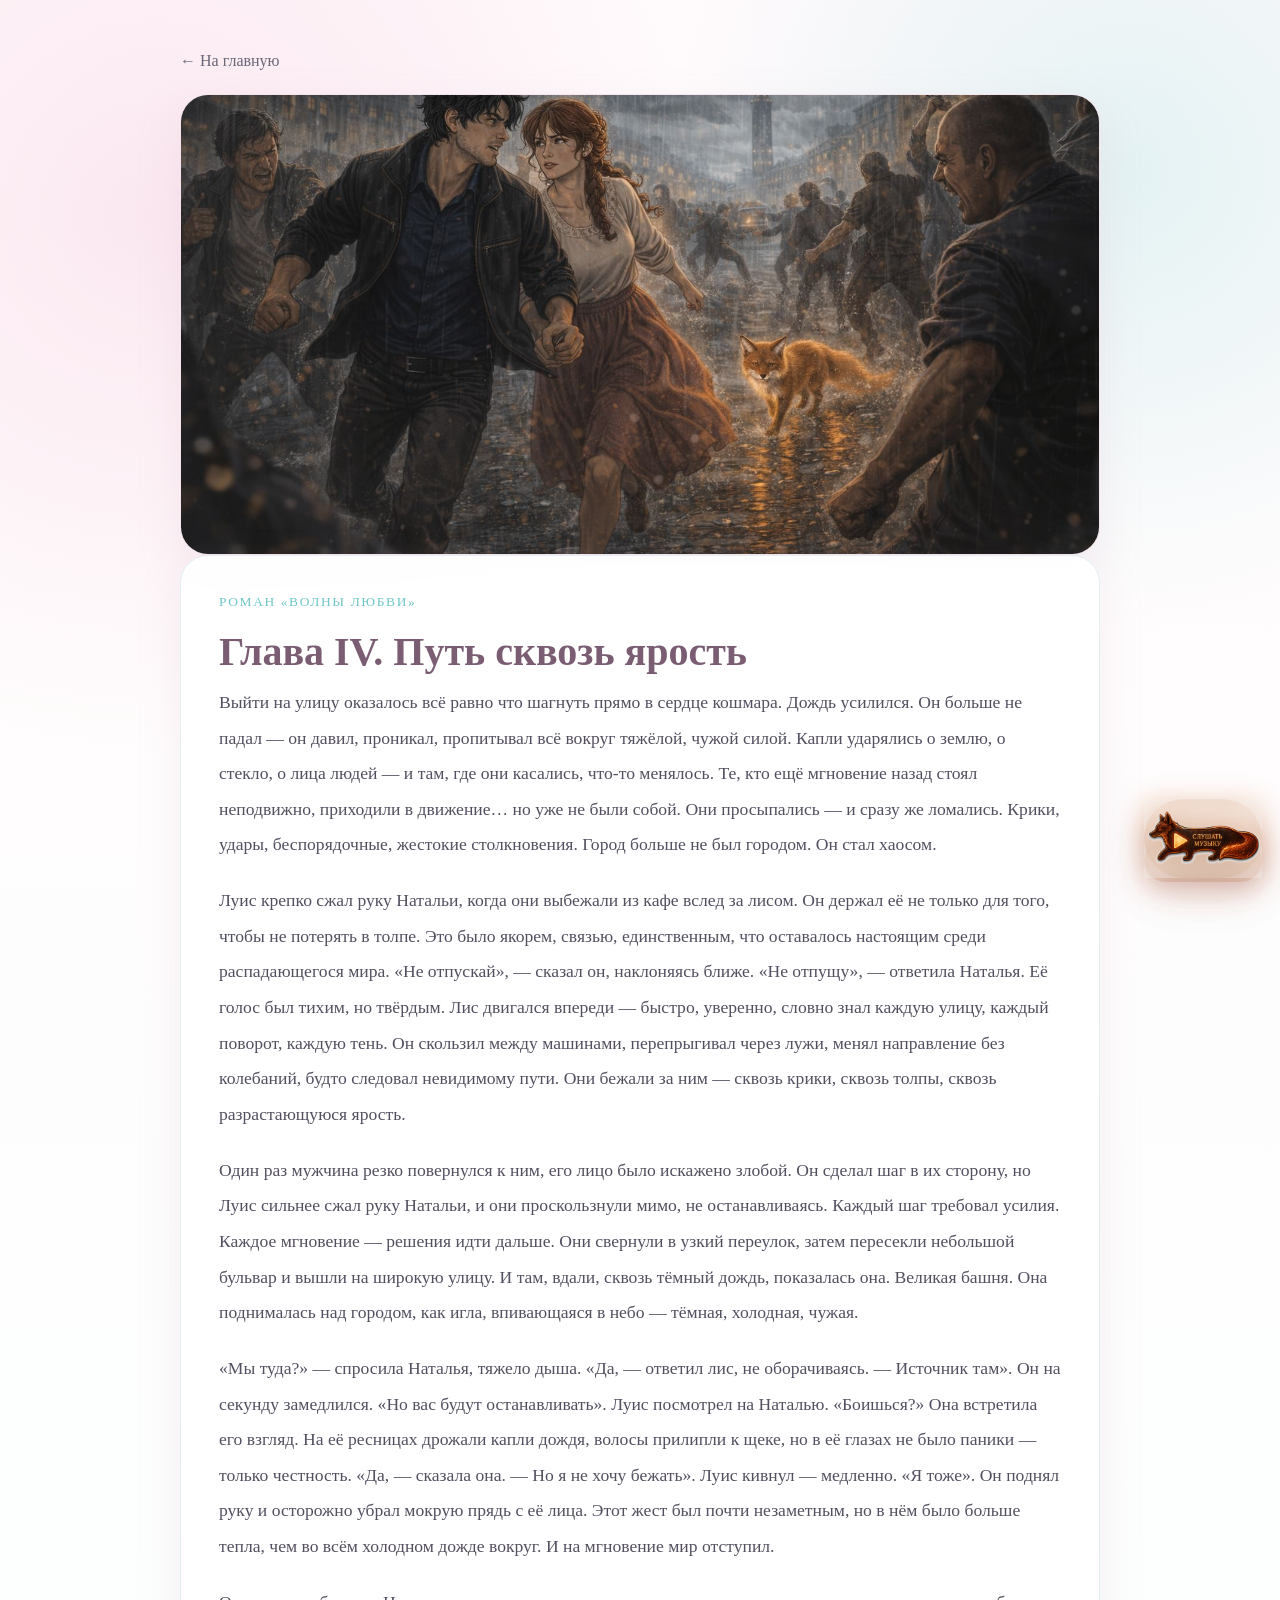
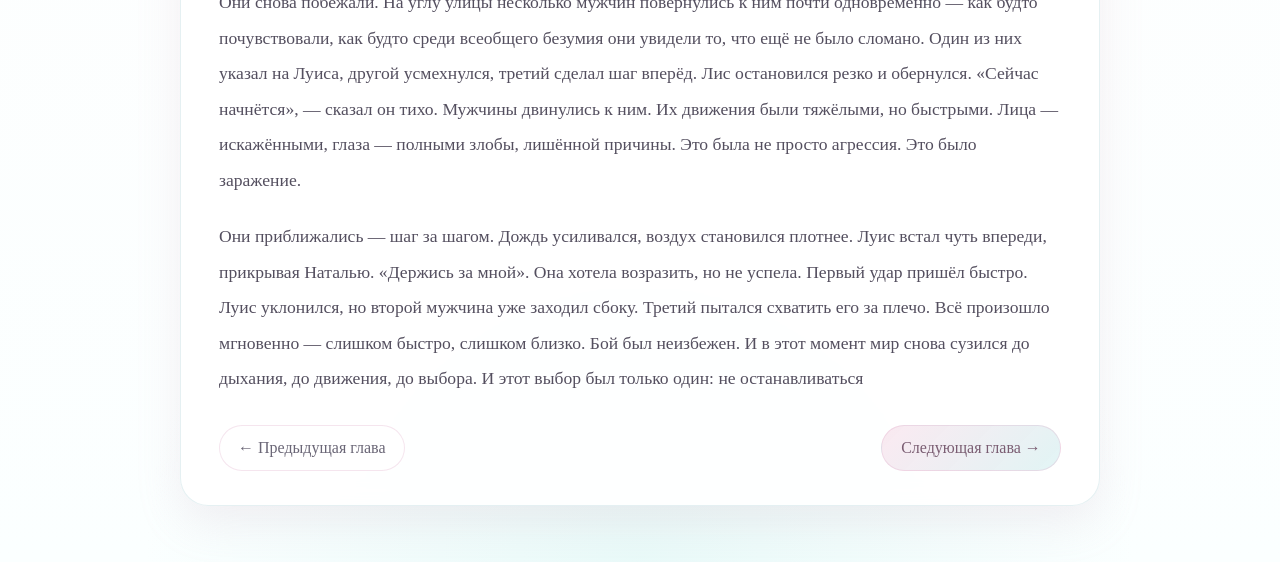
<file: chapters/chapter-04.html>
<!DOCTYPE html>
<html lang="ru">
<head>
  <meta charset="UTF-8">
  <meta name="viewport" content="width=device-width, initial-scale=1.0">
  <title>Глава IV. Путь сквозь ярость — Волны любви</title>
  <link rel="stylesheet" href="../assets/css/styles.css">
</head>
<body>
  <div class="chapter-page">
    <div class="chapter-header"><a href="../index.html">← На главную</a></div>

    <article class="card chapter-hero">
      <img src="../assets/img/chapter-04.jpg" alt="Глава 4">
    </article>

    <article class="card chapter-body">
      <div class="lead">роман «Волны любви»</div>
      <h1>Глава IV. Путь сквозь ярость</h1>

      <div class="chapter-text">
        <p>Выйти на улицу оказалось всё равно что шагнуть прямо в сердце кошмара. Дождь усилился. Он больше не падал — он давил, проникал, пропитывал всё вокруг тяжёлой, чужой силой. Капли ударялись о землю, о стекло, о лица людей — и там, где они касались, что-то менялось. Те, кто ещё мгновение назад стоял неподвижно, приходили в движение… но уже не были собой. Они просыпались — и сразу же ломались. Крики, удары, беспорядочные, жестокие столкновения. Город больше не был городом. Он стал хаосом.</p>

        <p>Луис крепко сжал руку Натальи, когда они выбежали из кафе вслед за лисом. Он держал её не только для того, чтобы не потерять в толпе. Это было якорем, связью, единственным, что оставалось настоящим среди распадающегося мира. «Не отпускай», — сказал он, наклоняясь ближе. «Не отпущу», — ответила Наталья. Её голос был тихим, но твёрдым. Лис двигался впереди — быстро, уверенно, словно знал каждую улицу, каждый поворот, каждую тень. Он скользил между машинами, перепрыгивал через лужи, менял направление без колебаний, будто следовал невидимому пути. Они бежали за ним — сквозь крики, сквозь толпы, сквозь разрастающуюся ярость.</p>

        <p>Один раз мужчина резко повернулся к ним, его лицо было искажено злобой. Он сделал шаг в их сторону, но Луис сильнее сжал руку Натальи, и они проскользнули мимо, не останавливаясь. Каждый шаг требовал усилия. Каждое мгновение — решения идти дальше. Они свернули в узкий переулок, затем пересекли небольшой бульвар и вышли на широкую улицу. И там, вдали, сквозь тёмный дождь, показалась она. Великая башня. Она поднималась над городом, как игла, впивающаяся в небо — тёмная, холодная, чужая.</p>

        <p>«Мы туда?» — спросила Наталья, тяжело дыша. «Да, — ответил лис, не оборачиваясь. — Источник там». Он на секунду замедлился. «Но вас будут останавливать». Луис посмотрел на Наталью. «Боишься?» Она встретила его взгляд. На её ресницах дрожали капли дождя, волосы прилипли к щеке, но в её глазах не было паники — только честность. «Да, — сказала она. — Но я не хочу бежать». Луис кивнул — медленно. «Я тоже». Он поднял руку и осторожно убрал мокрую прядь с её лица. Этот жест был почти незаметным, но в нём было больше тепла, чем во всём холодном дожде вокруг. И на мгновение мир отступил.</p>

        <p>Они снова побежали. На углу улицы несколько мужчин повернулись к ним почти одновременно — как будто почувствовали, как будто среди всеобщего безумия они увидели то, что ещё не было сломано. Один из них указал на Луиса, другой усмехнулся, третий сделал шаг вперёд. Лис остановился резко и обернулся. «Сейчас начнётся», — сказал он тихо. Мужчины двинулись к ним. Их движения были тяжёлыми, но быстрыми. Лица — искажёнными, глаза — полными злобы, лишённой причины. Это была не просто агрессия. Это было заражение.</p>

        <p>Они приближались — шаг за шагом. Дождь усиливался, воздух становился плотнее. Луис встал чуть впереди, прикрывая Наталью. «Держись за мной». Она хотела возразить, но не успела. Первый удар пришёл быстро. Луис уклонился, но второй мужчина уже заходил сбоку. Третий пытался схватить его за плечо. Всё произошло мгновенно — слишком быстро, слишком близко. Бой был неизбежен. И в этот момент мир снова сузился до дыхания, до движения, до выбора. И этот выбор был только один: не останавливаться</p>
      </div>

      <div class="chapter-nav">
        <a class="button secondary" href="chapter-03.html">← Предыдущая глава</a>
        <a class="button primary" href="chapter-05.html">Следующая глава →</a>
      </div>
    </article>
  </div>

  <div class="music-launcher">
    <button id="openSoundBtn" class="music-open-btn" type="button">Саундтрек</button>
  </div>

  <div id="soundModal" class="sound-modal" aria-hidden="true">
    <div class="sound-modal-backdrop"></div>
    <div id="soundModalCard" class="sound-modal-card">
      <div id="soundModalDrag" class="sound-modal-top">
        <div class="sound-modal-title">Послушать саундтрек «Волны любви»</div>
        <button id="closeSoundBtn" class="sound-close" type="button" aria-label="Закрыть">×</button>
      </div>

      <div class="sound-controls">
        <div class="playlist-block">
          <audio id="soundtrack" controls preload="metadata"></audio>

          <div class="playlist-ui">
            <div class="playlist-label">Список воспроизведения</div>
            <div class="playlist-items" id="playlistItems">
              <button class="playlist-item active" type="button" data-src="../assets/audio/soundtrack.mp3" data-fallback="../assets/audio/soundtrack.wav">Волны любви</button>
              <button class="playlist-item" type="button" data-src="../assets/audio/la-lluvia.mp3">Дождь</button>
            </div>
          </div>
        </div>

        <div class="spectrum-wrap">
          <canvas id="spectrumCanvas" class="spectrum-canvas"></canvas>
        </div>

        <p class="sound-hint">Окно можно перетащить. Плеер запоминает дорожку и позицию между страницами.</p>
      </div>
    </div>
  </div>

  <script>
(function () {
  const modal = document.getElementById("soundModal");
  const card = document.getElementById("soundModalCard");
  const dragHandle = document.getElementById("soundModalDrag");
  const openBtn = document.getElementById("openSoundBtn");
  const closeBtn = document.getElementById("closeSoundBtn");
  const audio = document.getElementById("soundtrack");
  const canvas = document.getElementById("spectrumCanvas");
  const playlistItems = Array.from(document.querySelectorAll(".playlist-item"));
  const STORAGE_KEY = "waves_of_love_player_state_v2";

  if (!modal || !card || !dragHandle || !openBtn || !closeBtn || !audio || !canvas || !playlistItems.length) {
    return;
  }

  let audioCtx = null;
  let analyser = null;
  let source = null;
  let animationId = null;

  let isDragging = false;
  let dragOffsetX = 0;
  let dragOffsetY = 0;

  function normalizeTrack(src) {
    if (!src) return "";
    return src.split("/").pop().toLowerCase();
  }

  function getCurrentState() {
    const activeButton = playlistItems.find((item) => item.classList.contains("active")) || playlistItems[0];
    return {
      trackKey: normalizeTrack(activeButton ? activeButton.getAttribute("data-src") : ""),
      currentTime: Number.isFinite(audio.currentTime) ? audio.currentTime : 0,
      isPlaying: !audio.paused,
      isOpen: modal.classList.contains("active"),
      left: card.style.left || "",
      top: card.style.top || "",
      right: card.style.right || "",
      bottom: card.style.bottom || ""
    };
  }

  function saveState(extra) {
    try {
      const state = Object.assign({}, getCurrentState(), extra || {});
      localStorage.setItem(STORAGE_KEY, JSON.stringify(state));
    } catch (err) {
      console.warn("No se pudo guardar el estado del reproductор.", err);
    }
  }

  function loadState() {
    try {
      return JSON.parse(localStorage.getItem(STORAGE_KEY) || "null");
    } catch (err) {
      return null;
    }
  }

  function ensureAudioGraph() {
    if (analyser) return;

    const AudioContextClass = window.AudioContext || window.webkitAudioContext;
    if (!AudioContextClass) return;

    audioCtx = new AudioContextClass();
    analyser = audioCtx.createAnalyser();
    analyser.fftSize = 256;
    analyser.smoothingTimeConstant = 0.85;

    source = audioCtx.createMediaElementSource(audio);
    source.connect(analyser);
    analyser.connect(audioCtx.destination);
  }

  function resizeCanvas() {
    const ratio = Math.max(window.devicePixelRatio || 1, 1);
    const rect = canvas.getBoundingClientRect();
    canvas.width = Math.max(10, Math.floor(rect.width * ratio));
    canvas.height = Math.max(10, Math.floor(rect.height * ratio));
  }

  function drawSpectrum() {
    const ctx = canvas.getContext("2d");
    if (!ctx) return;

    resizeCanvas();

    const width = canvas.width;
    const height = canvas.height;
    const ratio = Math.max(window.devicePixelRatio || 1, 1);

    ctx.clearRect(0, 0, width, height);

    const bg = ctx.createLinearGradient(0, 0, 0, height);
    bg.addColorStop(0, "rgba(255,255,255,0.22)");
    bg.addColorStop(1, "rgba(120,207,208,0.06)");
    ctx.fillStyle = bg;
    ctx.fillRect(0, 0, width, height);

    const bars = 26;
    const gap = 4 * ratio;
    const barWidth = (width - gap * (bars + 1)) / bars;

    if (!analyser || audio.paused) {
      const t = Date.now() / 700;
      for (let i = 0; i < bars; i++) {
        const value = 0.18 + 0.1 * Math.sin(t + i * 0.5);
        const barHeight = Math.max(6 * ratio, value * (height * 0.65));
        const x = gap + i * (barWidth + gap);
        const y = height - barHeight - 6 * ratio;
        ctx.fillStyle = "rgba(68, 226, 220, 0.26)";
        ctx.fillRect(x, y, barWidth, barHeight);
      }
      animationId = requestAnimationFrame(drawSpectrum);
      return;
    }

    const bufferLength = analyser.frequencyBinCount;
    const dataArray = new Uint8Array(bufferLength);
    analyser.getByteFrequencyData(dataArray);

    const grad = ctx.createLinearGradient(0, 0, 0, height);
    grad.addColorStop(0, "rgba(68, 226, 220, 0.95)");
    grad.addColorStop(1, "rgba(63, 187, 195, 0.28)");
    ctx.fillStyle = grad;

    const step = Math.max(1, Math.floor(bufferLength / bars));

    for (let i = 0; i < bars; i++) {
      const value = dataArray[i * step] / 255;
      const barHeight = Math.max(8 * ratio, value * (height * 0.80));
      const x = gap + i * (barWidth + gap);
      const y = height - barHeight - 6 * ratio;
      ctx.fillRect(x, y, barWidth, barHeight);
    }

    animationId = requestAnimationFrame(drawSpectrum);
  }

  function setActiveTrack(button, autoplay = false, resumeTime = null) {
    if (!button) return;
    const src = button.getAttribute("data-src");
    const fallback = button.getAttribute("data-fallback");

    playlistItems.forEach((item) => item.classList.remove("active"));
    button.classList.add("active");

    audio.pause();
    while (audio.firstChild) audio.removeChild(audio.firstChild);

    const primarySource = document.createElement("source");
    primarySource.src = src;
    primarySource.type = "audio/mpeg";
    audio.appendChild(primarySource);

    if (fallback) {
      const fallbackSource = document.createElement("source");
      fallbackSource.src = fallback;
      fallbackSource.type = "audio/wav";
      audio.appendChild(fallbackSource);
    }

    audio.load();

    if (resumeTime !== null && resumeTime !== undefined) {
      audio.addEventListener("loadedmetadata", function restoreTime() {
        try {
          audio.currentTime = Math.max(0, Math.min(resumeTime, isFinite(audio.duration) ? audio.duration || resumeTime : resumeTime));
        } catch (err) {}
        audio.removeEventListener("loadedmetadata", restoreTime);
      });
    }

    saveState({ trackKey: normalizeTrack(src), currentTime: resumeTime || 0 });

    if (autoplay) {
      startPlayback();
    }
  }

  playlistItems.forEach((button) => {
    button.addEventListener("click", function () {
      const shouldAutoplay = modal.classList.contains("active");
      setActiveTrack(button, shouldAutoplay, 0);
    });
  });

  async function startPlayback() {
    try {
      ensureAudioGraph();

      if (audioCtx && audioCtx.state === "suspended") {
        await audioCtx.resume();
      }

      audio.muted = false;
      audio.volume = 1;
      await audio.play();
      saveState({ isPlaying: true });
    } catch (err) {
      console.warn("El navegador bloqueó la reanudación automática del audio.", err);
      saveState({ isPlaying: false });
    }
  }

  function openModal() {
    modal.classList.add("active");
    modal.setAttribute("aria-hidden", "false");
    saveState({ isOpen: true });
  }

  function closeModal() {
    modal.classList.remove("active");
    modal.setAttribute("aria-hidden", "true");
    audio.pause();
    audio.currentTime = 0;
    saveState({ isOpen: false, isPlaying: false, currentTime: 0 });
  }

  openBtn.addEventListener("click", async function () {
    openModal();
    await startPlayback();
    if (!animationId) {
      drawSpectrum();
    }
  });

  closeBtn.addEventListener("click", function () {
    closeModal();
  });

  document.addEventListener("keydown", function (e) {
    if (e.key === "Escape" && modal.classList.contains("active")) {
      closeModal();
    }
  });

  function startDrag(clientX, clientY) {
    const rect = card.getBoundingClientRect();
    isDragging = true;
    dragOffsetX = clientX - rect.left;
    dragOffsetY = clientY - rect.top;
    card.style.left = rect.left + "px";
    card.style.top = rect.top + "px";
    card.style.right = "auto";
    card.style.bottom = "auto";
    card.style.position = "fixed";
  }

  function moveDrag(clientX, clientY) {
    if (!isDragging) return;

    const maxX = window.innerWidth - card.offsetWidth - 6;
    const maxY = window.innerHeight - card.offsetHeight - 6;

    let nextX = clientX - dragOffsetX;
    let nextY = clientY - dragOffsetY;

    nextX = Math.max(6, Math.min(nextX, maxX));
    nextY = Math.max(6, Math.min(nextY, maxY));

    card.style.left = nextX + "px";
    card.style.top = nextY + "px";
    saveState({ left: card.style.left, top: card.style.top, right: "auto", bottom: "auto" });
  }

  function stopDrag() {
    isDragging = false;
  }

  dragHandle.addEventListener("mousedown", function (e) {
    startDrag(e.clientX, e.clientY);
  });

  document.addEventListener("mousemove", function (e) {
    moveDrag(e.clientX, e.clientY);
  });

  document.addEventListener("mouseup", stopDrag);

  dragHandle.addEventListener("touchstart", function (e) {
    const touch = e.touches[0];
    if (!touch) return;
    startDrag(touch.clientX, touch.clientY);
  }, { passive: true });

  document.addEventListener("touchmove", function (e) {
    const touch = e.touches[0];
    if (!touch) return;
    moveDrag(touch.clientX, touch.clientY);
  }, { passive: true });

  document.addEventListener("touchend", stopDrag);

  window.addEventListener("resize", function () {
    if (animationId) resizeCanvas();
  });

  audio.addEventListener("timeupdate", function () {
    saveState();
  });

  audio.addEventListener("pause", function () {
    saveState({ isPlaying: false });
  });

  audio.addEventListener("play", function () {
    saveState({ isPlaying: true });
  });

  window.addEventListener("beforeunload", function () {
    saveState();
  });

  function restoreState() {
    const state = loadState();
    const defaultButton = playlistItems[0];
    if (!state) {
      setActiveTrack(defaultButton, false, 0);
      return;
    }

    const match = playlistItems.find((button) => normalizeTrack(button.getAttribute("data-src")) === state.trackKey) || defaultButton;
    setActiveTrack(match, false, state.currentTime || 0);

    if (state.left || state.top) {
      card.style.position = "fixed";
      if (state.left) card.style.left = state.left;
      if (state.top) card.style.top = state.top;
      card.style.right = state.right || "auto";
      card.style.bottom = state.bottom || "auto";
    }

    if (state.isOpen) {
      openModal();
      if (!animationId) drawSpectrum();
    }

    if (state.isPlaying) {
      setTimeout(() => {
        startPlayback();
      }, 120);
    }
  }

  restoreState();
})();
</script>


  <div class="music-launcher">
    <button id="openSoundBtn" class="music-open-btn" type="button" aria-label="Послушать музыку">
      <img src="../assets/img/fox-play.png" alt="Слушать музыку">
    </button>
  </div>

  <canvas id="globalSpectrumCanvas" class="global-spectrum-canvas" aria-hidden="true"></canvas>

  <div id="soundModal" class="sound-modal" aria-hidden="true">
    <div class="sound-modal-backdrop"></div>
    <div id="soundModalCard" class="sound-modal-card">
      <div id="soundModalDrag" class="sound-modal-top">
        <div class="sound-modal-title">Саундтрек «Волны любви»</div>
        <button id="closeSoundBtn" class="sound-close" type="button" aria-label="Закрыть">×</button>
      </div>
      <div class="sound-controls">
        <div class="playlist-block">
          <audio id="soundtrack" controls preload="metadata"></audio>
          <div class="playlist-ui">
            <div class="playlist-label">Список воспроизведения</div>
            <div class="playlist-items" id="playlistItems">
              <button class="playlist-item active" type="button" data-src="../assets/audio/prikosnovenie-istiny.mp3">Прикосновение истины</button>
              <button class="playlist-item" type="button" data-src="../assets/audio/soundtrack.mp3" data-fallback="../assets/audio/soundtrack.wav">Волны любви</button>
              <button class="playlist-item" type="button" data-src="../assets/audio/la-lluvia.mp3">Дождь</button>
            </div>
          </div>
          <canvas id="spectrumCanvas" aria-hidden="true"></canvas>
        </div>
        <p class="sound-hint">Нажмите на лиса, чтобы открыть музыку. При закрытии списка воспроизведение остановится.</p>
      </div>
    </div>
  </div>

  <script src="../assets/js/waves-player.js"></script>

</body>
</html>
</file>
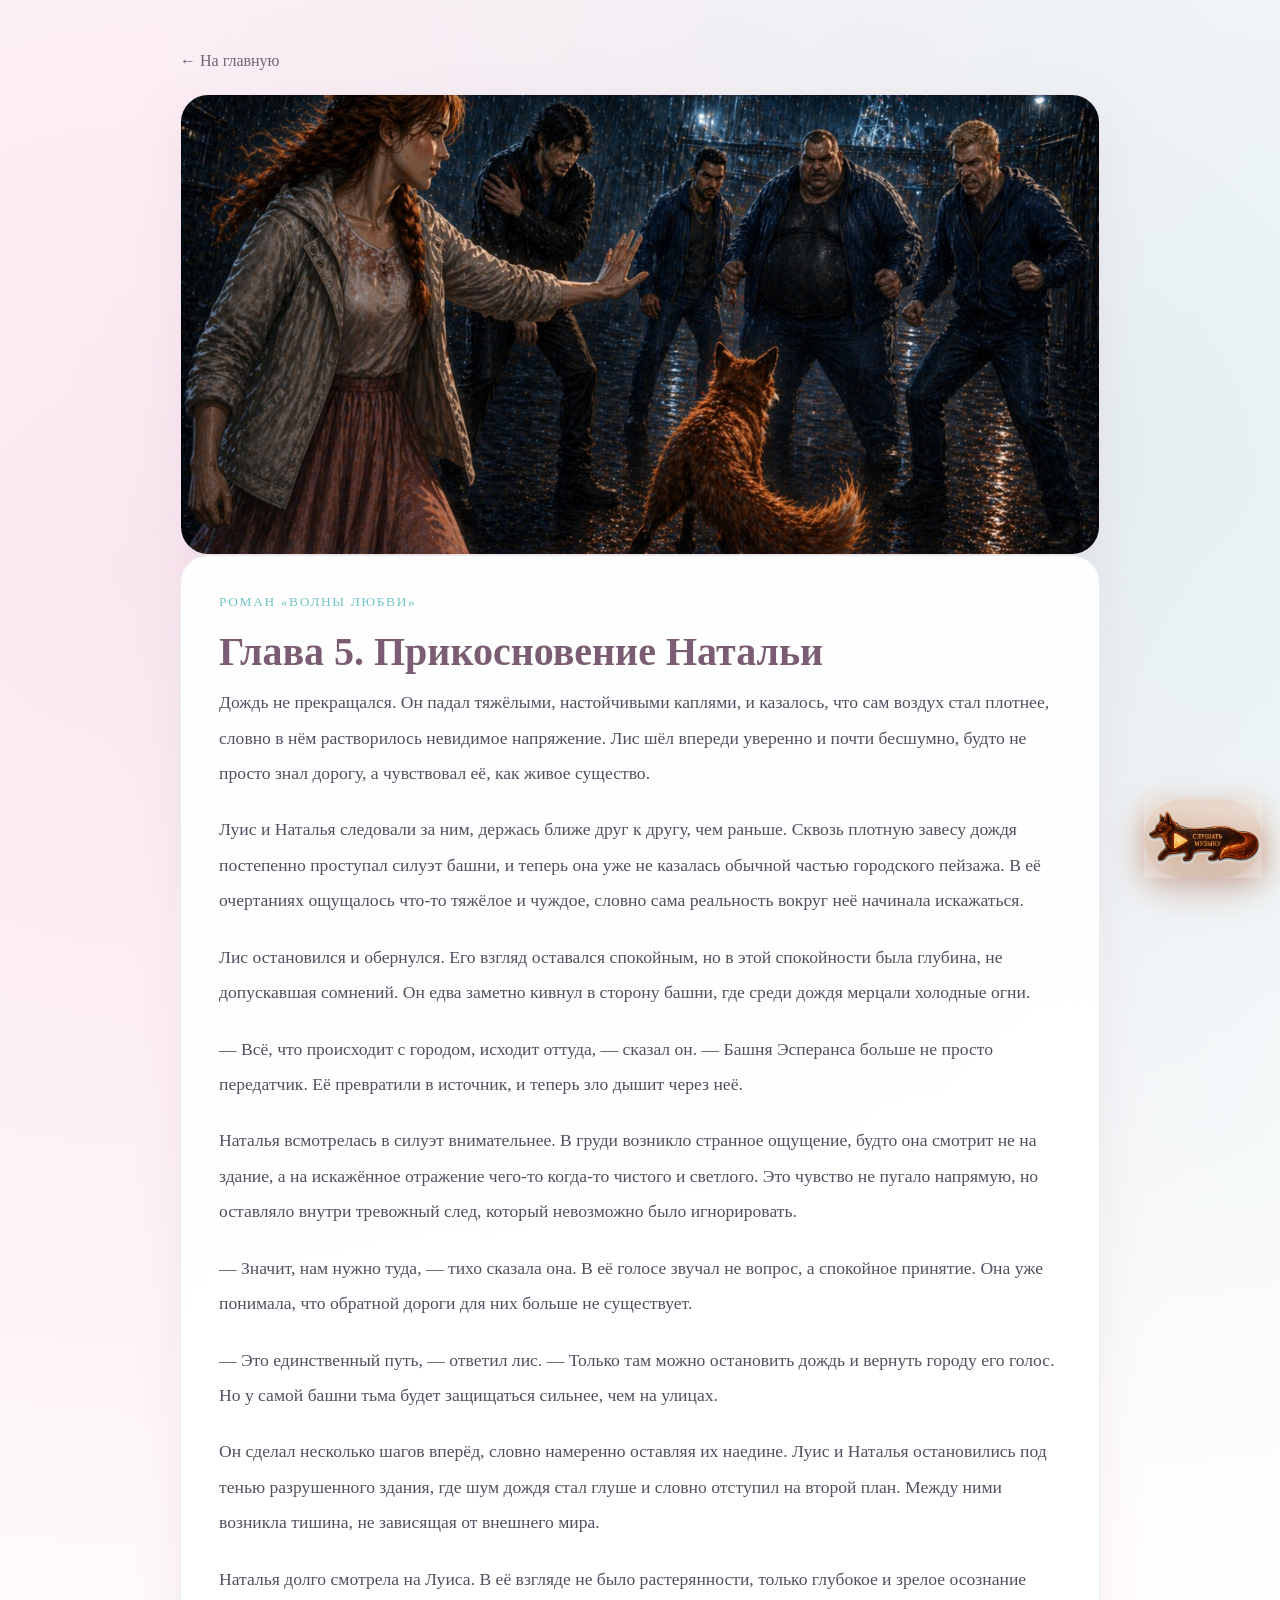
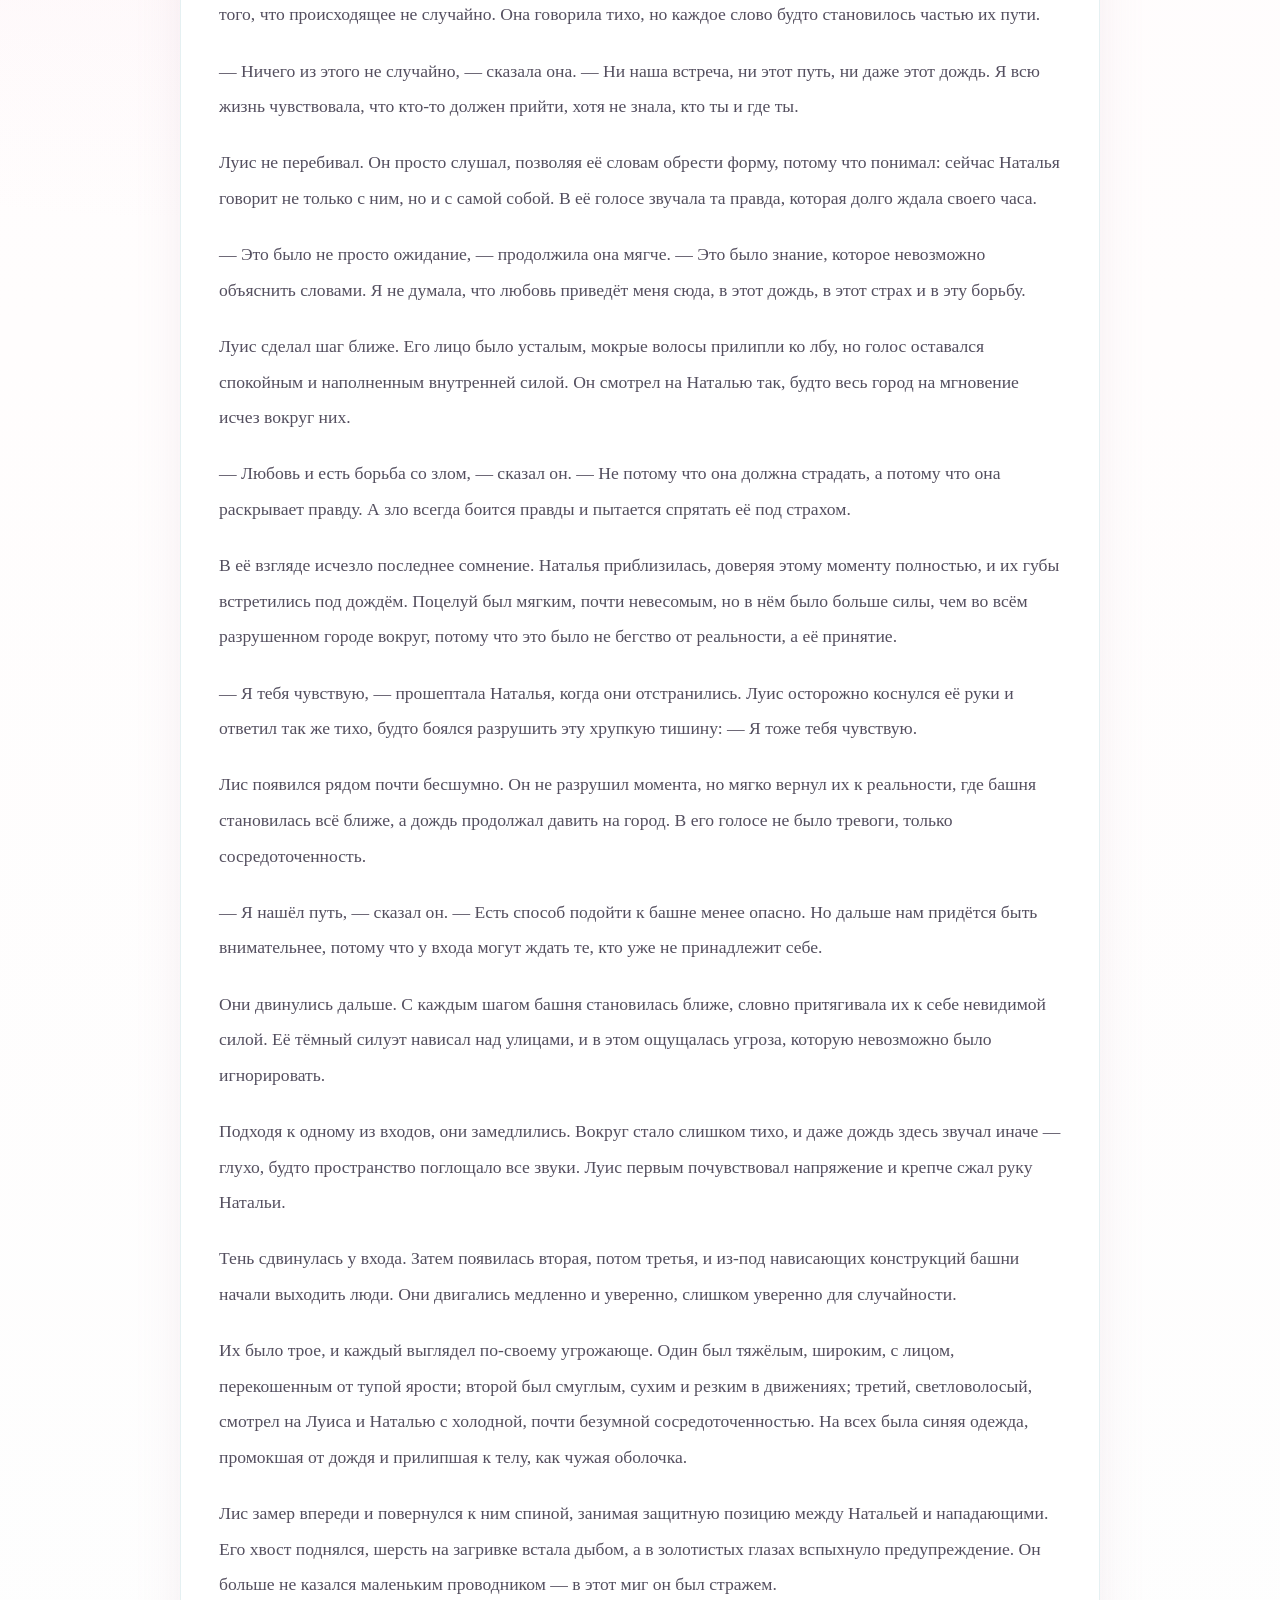
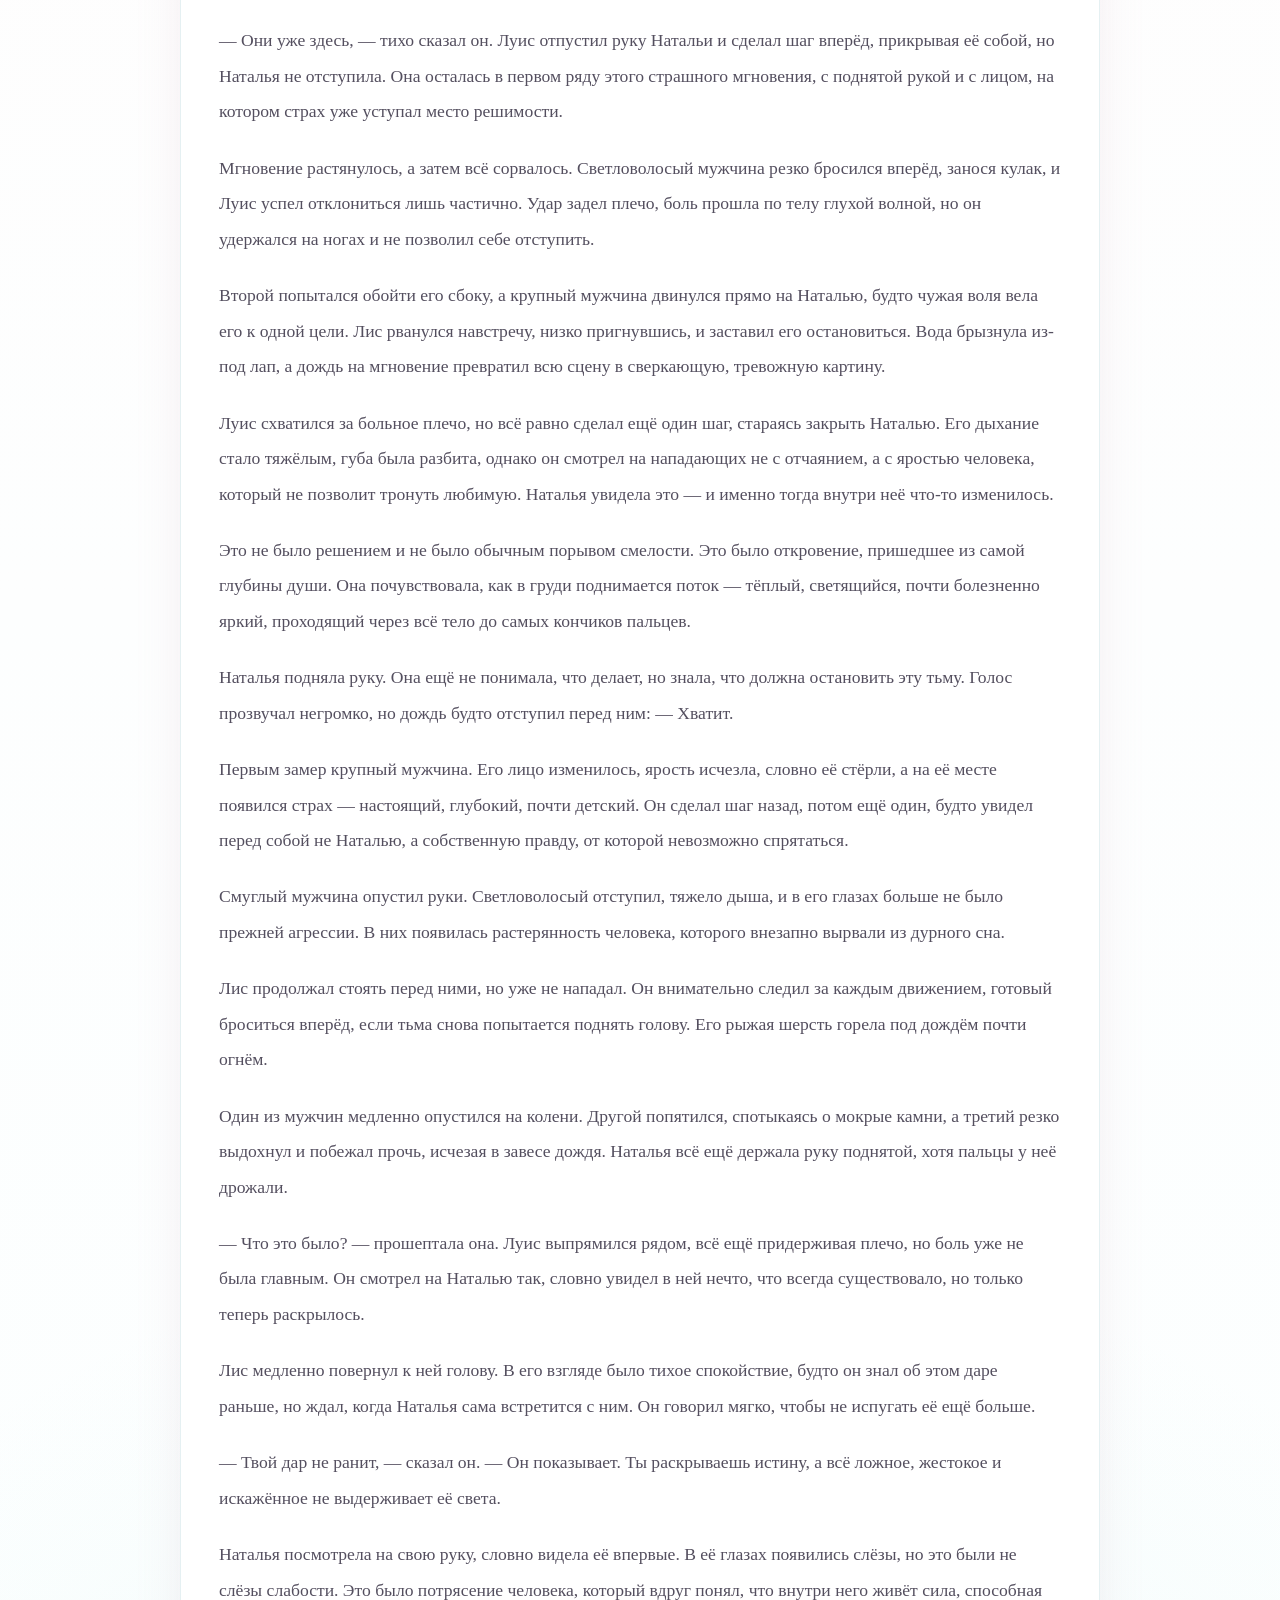
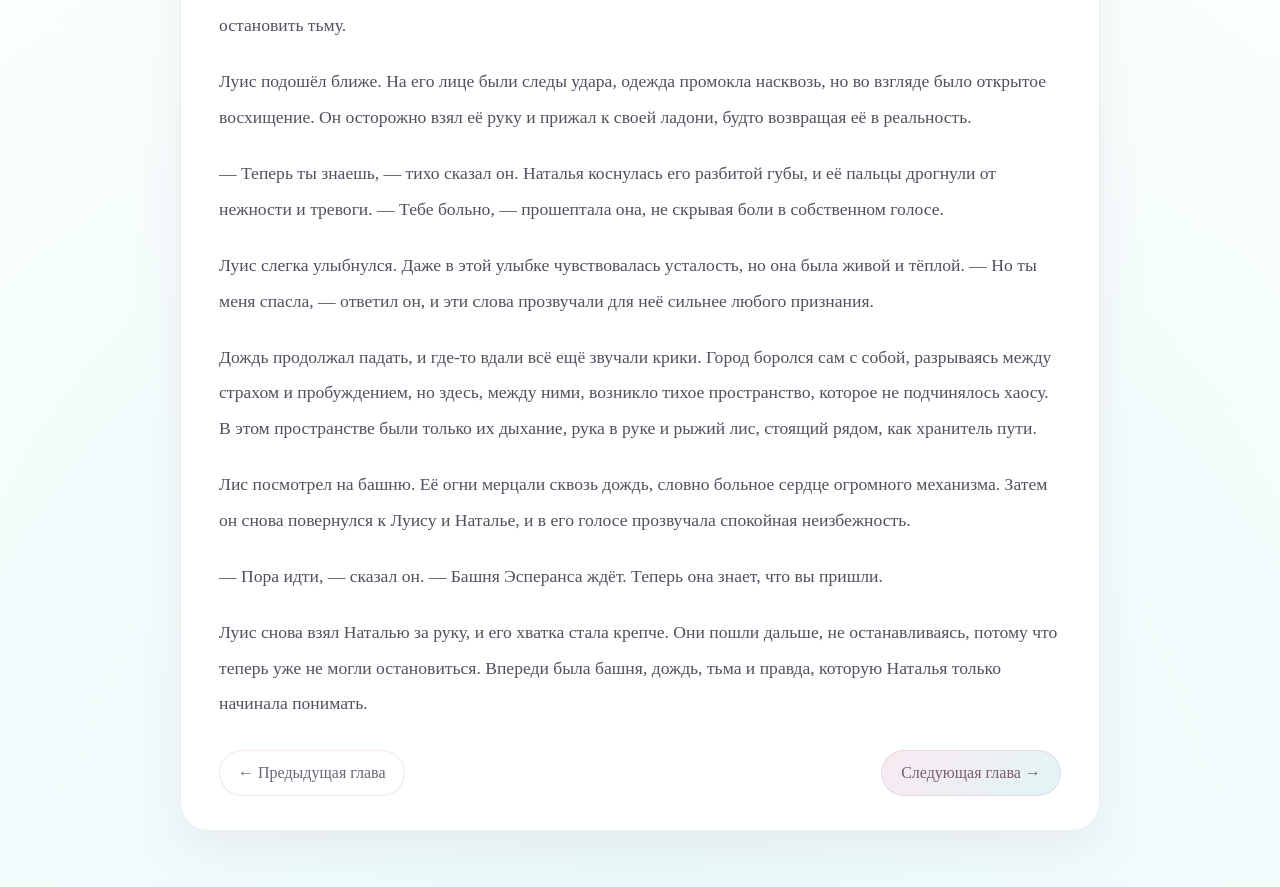
<file: chapters/chapter-05.html>
<!DOCTYPE html>
<html lang="ru">
<head>
  <meta charset="UTF-8">
  <meta name="viewport" content="width=device-width, initial-scale=1.0">
  <title>Глава V. Прикосновение Натальи — Волны любви</title>
  <link rel="stylesheet" href="../assets/css/styles.css">
</head>
<body>
  <div class="chapter-page">
    <div class="chapter-header"><a href="../index.html">← На главную</a></div>

    <article class="card chapter-hero">
      <img src="../assets/img/chapter-05.jpg" alt="Глава 5">
    </article>

    <article class="card chapter-body">
      <div class="lead">роман «Волны любви»</div>
      <h1>Глава 5. Прикосновение Натальи</h1>

      <div class="chapter-text">
        <p>Дождь не прекращался. Он падал тяжёлыми, настойчивыми каплями, и казалось, что сам воздух стал плотнее, словно в нём растворилось невидимое напряжение. Лис шёл впереди уверенно и почти бесшумно, будто не просто знал дорогу, а чувствовал её, как живое существо.</p>
        <p>Луис и Наталья следовали за ним, держась ближе друг к другу, чем раньше. Сквозь плотную завесу дождя постепенно проступал силуэт башни, и теперь она уже не казалась обычной частью городского пейзажа. В её очертаниях ощущалось что-то тяжёлое и чуждое, словно сама реальность вокруг неё начинала искажаться.</p>
        <p>Лис остановился и обернулся. Его взгляд оставался спокойным, но в этой спокойности была глубина, не допускавшая сомнений. Он едва заметно кивнул в сторону башни, где среди дождя мерцали холодные огни.</p>
        <p>— Всё, что происходит с городом, исходит оттуда, — сказал он. — Башня Эсперанса больше не просто передатчик. Её превратили в источник, и теперь зло дышит через неё.</p>
        <p>Наталья всмотрелась в силуэт внимательнее. В груди возникло странное ощущение, будто она смотрит не на здание, а на искажённое отражение чего-то когда-то чистого и светлого. Это чувство не пугало напрямую, но оставляло внутри тревожный след, который невозможно было игнорировать.</p>
        <p>— Значит, нам нужно туда, — тихо сказала она. В её голосе звучал не вопрос, а спокойное принятие. Она уже понимала, что обратной дороги для них больше не существует.</p>
        <p>— Это единственный путь, — ответил лис. — Только там можно остановить дождь и вернуть городу его голос. Но у самой башни тьма будет защищаться сильнее, чем на улицах.</p>
        <p>Он сделал несколько шагов вперёд, словно намеренно оставляя их наедине. Луис и Наталья остановились под тенью разрушенного здания, где шум дождя стал глуше и словно отступил на второй план. Между ними возникла тишина, не зависящая от внешнего мира.</p>
        <p>Наталья долго смотрела на Луиса. В её взгляде не было растерянности, только глубокое и зрелое осознание того, что происходящее не случайно. Она говорила тихо, но каждое слово будто становилось частью их пути.</p>
        <p>— Ничего из этого не случайно, — сказала она. — Ни наша встреча, ни этот путь, ни даже этот дождь. Я всю жизнь чувствовала, что кто-то должен прийти, хотя не знала, кто ты и где ты.</p>
        <p>Луис не перебивал. Он просто слушал, позволяя её словам обрести форму, потому что понимал: сейчас Наталья говорит не только с ним, но и с самой собой. В её голосе звучала та правда, которая долго ждала своего часа.</p>
        <p>— Это было не просто ожидание, — продолжила она мягче. — Это было знание, которое невозможно объяснить словами. Я не думала, что любовь приведёт меня сюда, в этот дождь, в этот страх и в эту борьбу.</p>
        <p>Луис сделал шаг ближе. Его лицо было усталым, мокрые волосы прилипли ко лбу, но голос оставался спокойным и наполненным внутренней силой. Он смотрел на Наталью так, будто весь город на мгновение исчез вокруг них.</p>
        <p>— Любовь и есть борьба со злом, — сказал он. — Не потому что она должна страдать, а потому что она раскрывает правду. А зло всегда боится правды и пытается спрятать её под страхом.</p>
        <p>В её взгляде исчезло последнее сомнение. Наталья приблизилась, доверяя этому моменту полностью, и их губы встретились под дождём. Поцелуй был мягким, почти невесомым, но в нём было больше силы, чем во всём разрушенном городе вокруг, потому что это было не бегство от реальности, а её принятие.</p>
        <p>— Я тебя чувствую, — прошептала Наталья, когда они отстранились. Луис осторожно коснулся её руки и ответил так же тихо, будто боялся разрушить эту хрупкую тишину: — Я тоже тебя чувствую.</p>
        <p>Лис появился рядом почти бесшумно. Он не разрушил момента, но мягко вернул их к реальности, где башня становилась всё ближе, а дождь продолжал давить на город. В его голосе не было тревоги, только сосредоточенность.</p>
        <p>— Я нашёл путь, — сказал он. — Есть способ подойти к башне менее опасно. Но дальше нам придётся быть внимательнее, потому что у входа могут ждать те, кто уже не принадлежит себе.</p>
        <p>Они двинулись дальше. С каждым шагом башня становилась ближе, словно притягивала их к себе невидимой силой. Её тёмный силуэт нависал над улицами, и в этом ощущалась угроза, которую невозможно было игнорировать.</p>
        <p>Подходя к одному из входов, они замедлились. Вокруг стало слишком тихо, и даже дождь здесь звучал иначе — глухо, будто пространство поглощало все звуки. Луис первым почувствовал напряжение и крепче сжал руку Натальи.</p>
        <p>Тень сдвинулась у входа. Затем появилась вторая, потом третья, и из-под нависающих конструкций башни начали выходить люди. Они двигались медленно и уверенно, слишком уверенно для случайности.</p>
        <p>Их было трое, и каждый выглядел по-своему угрожающе. Один был тяжёлым, широким, с лицом, перекошенным от тупой ярости; второй был смуглым, сухим и резким в движениях; третий, светловолосый, смотрел на Луиса и Наталью с холодной, почти безумной сосредоточенностью. На всех была синяя одежда, промокшая от дождя и прилипшая к телу, как чужая оболочка.</p>
        <p>Лис замер впереди и повернулся к ним спиной, занимая защитную позицию между Натальей и нападающими. Его хвост поднялся, шерсть на загривке встала дыбом, а в золотистых глазах вспыхнуло предупреждение. Он больше не казался маленьким проводником — в этот миг он был стражем.</p>
        <p>— Они уже здесь, — тихо сказал он. Луис отпустил руку Натальи и сделал шаг вперёд, прикрывая её собой, но Наталья не отступила. Она осталась в первом ряду этого страшного мгновения, с поднятой рукой и с лицом, на котором страх уже уступал место решимости.</p>
        <p>Мгновение растянулось, а затем всё сорвалось. Светловолосый мужчина резко бросился вперёд, занося кулак, и Луис успел отклониться лишь частично. Удар задел плечо, боль прошла по телу глухой волной, но он удержался на ногах и не позволил себе отступить.</p>
        <p>Второй попытался обойти его сбоку, а крупный мужчина двинулся прямо на Наталью, будто чужая воля вела его к одной цели. Лис рванулся навстречу, низко пригнувшись, и заставил его остановиться. Вода брызнула из-под лап, а дождь на мгновение превратил всю сцену в сверкающую, тревожную картину.</p>
        <p>Луис схватился за больное плечо, но всё равно сделал ещё один шаг, стараясь закрыть Наталью. Его дыхание стало тяжёлым, губа была разбита, однако он смотрел на нападающих не с отчаянием, а с яростью человека, который не позволит тронуть любимую. Наталья увидела это — и именно тогда внутри неё что-то изменилось.</p>
        <p>Это не было решением и не было обычным порывом смелости. Это было откровение, пришедшее из самой глубины души. Она почувствовала, как в груди поднимается поток — тёплый, светящийся, почти болезненно яркий, проходящий через всё тело до самых кончиков пальцев.</p>
        <p>Наталья подняла руку. Она ещё не понимала, что делает, но знала, что должна остановить эту тьму. Голос прозвучал негромко, но дождь будто отступил перед ним: — Хватит.</p>
        <p>Первым замер крупный мужчина. Его лицо изменилось, ярость исчезла, словно её стёрли, а на её месте появился страх — настоящий, глубокий, почти детский. Он сделал шаг назад, потом ещё один, будто увидел перед собой не Наталью, а собственную правду, от которой невозможно спрятаться.</p>
        <p>Смуглый мужчина опустил руки. Светловолосый отступил, тяжело дыша, и в его глазах больше не было прежней агрессии. В них появилась растерянность человека, которого внезапно вырвали из дурного сна.</p>
        <p>Лис продолжал стоять перед ними, но уже не нападал. Он внимательно следил за каждым движением, готовый броситься вперёд, если тьма снова попытается поднять голову. Его рыжая шерсть горела под дождём почти огнём.</p>
        <p>Один из мужчин медленно опустился на колени. Другой попятился, спотыкаясь о мокрые камни, а третий резко выдохнул и побежал прочь, исчезая в завесе дождя. Наталья всё ещё держала руку поднятой, хотя пальцы у неё дрожали.</p>
        <p>— Что это было? — прошептала она. Луис выпрямился рядом, всё ещё придерживая плечо, но боль уже не была главным. Он смотрел на Наталью так, словно увидел в ней нечто, что всегда существовало, но только теперь раскрылось.</p>
        <p>Лис медленно повернул к ней голову. В его взгляде было тихое спокойствие, будто он знал об этом даре раньше, но ждал, когда Наталья сама встретится с ним. Он говорил мягко, чтобы не испугать её ещё больше.</p>
        <p>— Твой дар не ранит, — сказал он. — Он показывает. Ты раскрываешь истину, а всё ложное, жестокое и искажённое не выдерживает её света.</p>
        <p>Наталья посмотрела на свою руку, словно видела её впервые. В её глазах появились слёзы, но это были не слёзы слабости. Это было потрясение человека, который вдруг понял, что внутри него живёт сила, способная остановить тьму.</p>
        <p>Луис подошёл ближе. На его лице были следы удара, одежда промокла насквозь, но во взгляде было открытое восхищение. Он осторожно взял её руку и прижал к своей ладони, будто возвращая её в реальность.</p>
        <p>— Теперь ты знаешь, — тихо сказал он. Наталья коснулась его разбитой губы, и её пальцы дрогнули от нежности и тревоги. — Тебе больно, — прошептала она, не скрывая боли в собственном голосе.</p>
        <p>Луис слегка улыбнулся. Даже в этой улыбке чувствовалась усталость, но она была живой и тёплой. — Но ты меня спасла, — ответил он, и эти слова прозвучали для неё сильнее любого признания.</p>
        <p>Дождь продолжал падать, и где-то вдали всё ещё звучали крики. Город боролся сам с собой, разрываясь между страхом и пробуждением, но здесь, между ними, возникло тихое пространство, которое не подчинялось хаосу. В этом пространстве были только их дыхание, рука в руке и рыжий лис, стоящий рядом, как хранитель пути.</p>
        <p>Лис посмотрел на башню. Её огни мерцали сквозь дождь, словно больное сердце огромного механизма. Затем он снова повернулся к Луису и Наталье, и в его голосе прозвучала спокойная неизбежность.</p>
        <p>— Пора идти, — сказал он. — Башня Эсперанса ждёт. Теперь она знает, что вы пришли.</p>
        <p>Луис снова взял Наталью за руку, и его хватка стала крепче. Они пошли дальше, не останавливаясь, потому что теперь уже не могли остановиться. Впереди была башня, дождь, тьма и правда, которую Наталья только начинала понимать.</p>
      </div>

      <div class="chapter-nav">
        <a class="button secondary" href="chapter-04.html">← Предыдущая глава</a>
        <a class="button primary" href="chapter-06.html">Следующая глава →</a>
      </div>
    </article>
  </div>

  <div class="music-launcher">
    <button id="openSoundBtn" class="music-open-btn" type="button" aria-label="Послушать музыку">
      <img src="../assets/img/fox-play.png" alt="Слушать музыку">
    </button>
  </div>

  <canvas id="globalSpectrumCanvas" class="global-spectrum-canvas" aria-hidden="true"></canvas>

  <div id="soundModal" class="sound-modal" aria-hidden="true">
    <div class="sound-modal-backdrop"></div>
    <div id="soundModalCard" class="sound-modal-card">
      <div id="soundModalDrag" class="sound-modal-top">
        <div class="sound-modal-title">Саундтрек «Волны любви»</div>
        <button id="closeSoundBtn" class="sound-close" type="button" aria-label="Закрыть">×</button>
      </div>
      <div class="sound-controls">
        <div class="playlist-block">
          <audio id="soundtrack" controls preload="metadata"></audio>
          <div class="playlist-ui">
            <div class="playlist-label">Список воспроизведения</div>
            <div class="playlist-items" id="playlistItems">
              <button class="playlist-item active" type="button" data-src="../assets/audio/prikosnovenie-istiny.mp3">Прикосновение истины</button>
              <button class="playlist-item" type="button" data-src="../assets/audio/soundtrack.mp3" data-fallback="../assets/audio/soundtrack.wav">Волны любви</button>
              <button class="playlist-item" type="button" data-src="../assets/audio/la-lluvia.mp3">Дождь</button>
            </div>
          </div>
          <canvas id="spectrumCanvas" aria-hidden="true"></canvas>
        </div>
        <p class="sound-hint">Нажмите на лиса, чтобы открыть музыку. При закрытии списка воспроизведение остановится.</p>
      </div>
    </div>
  </div>

  <script src="../assets/js/waves-player.js"></script>

</body>
</html>
</file>
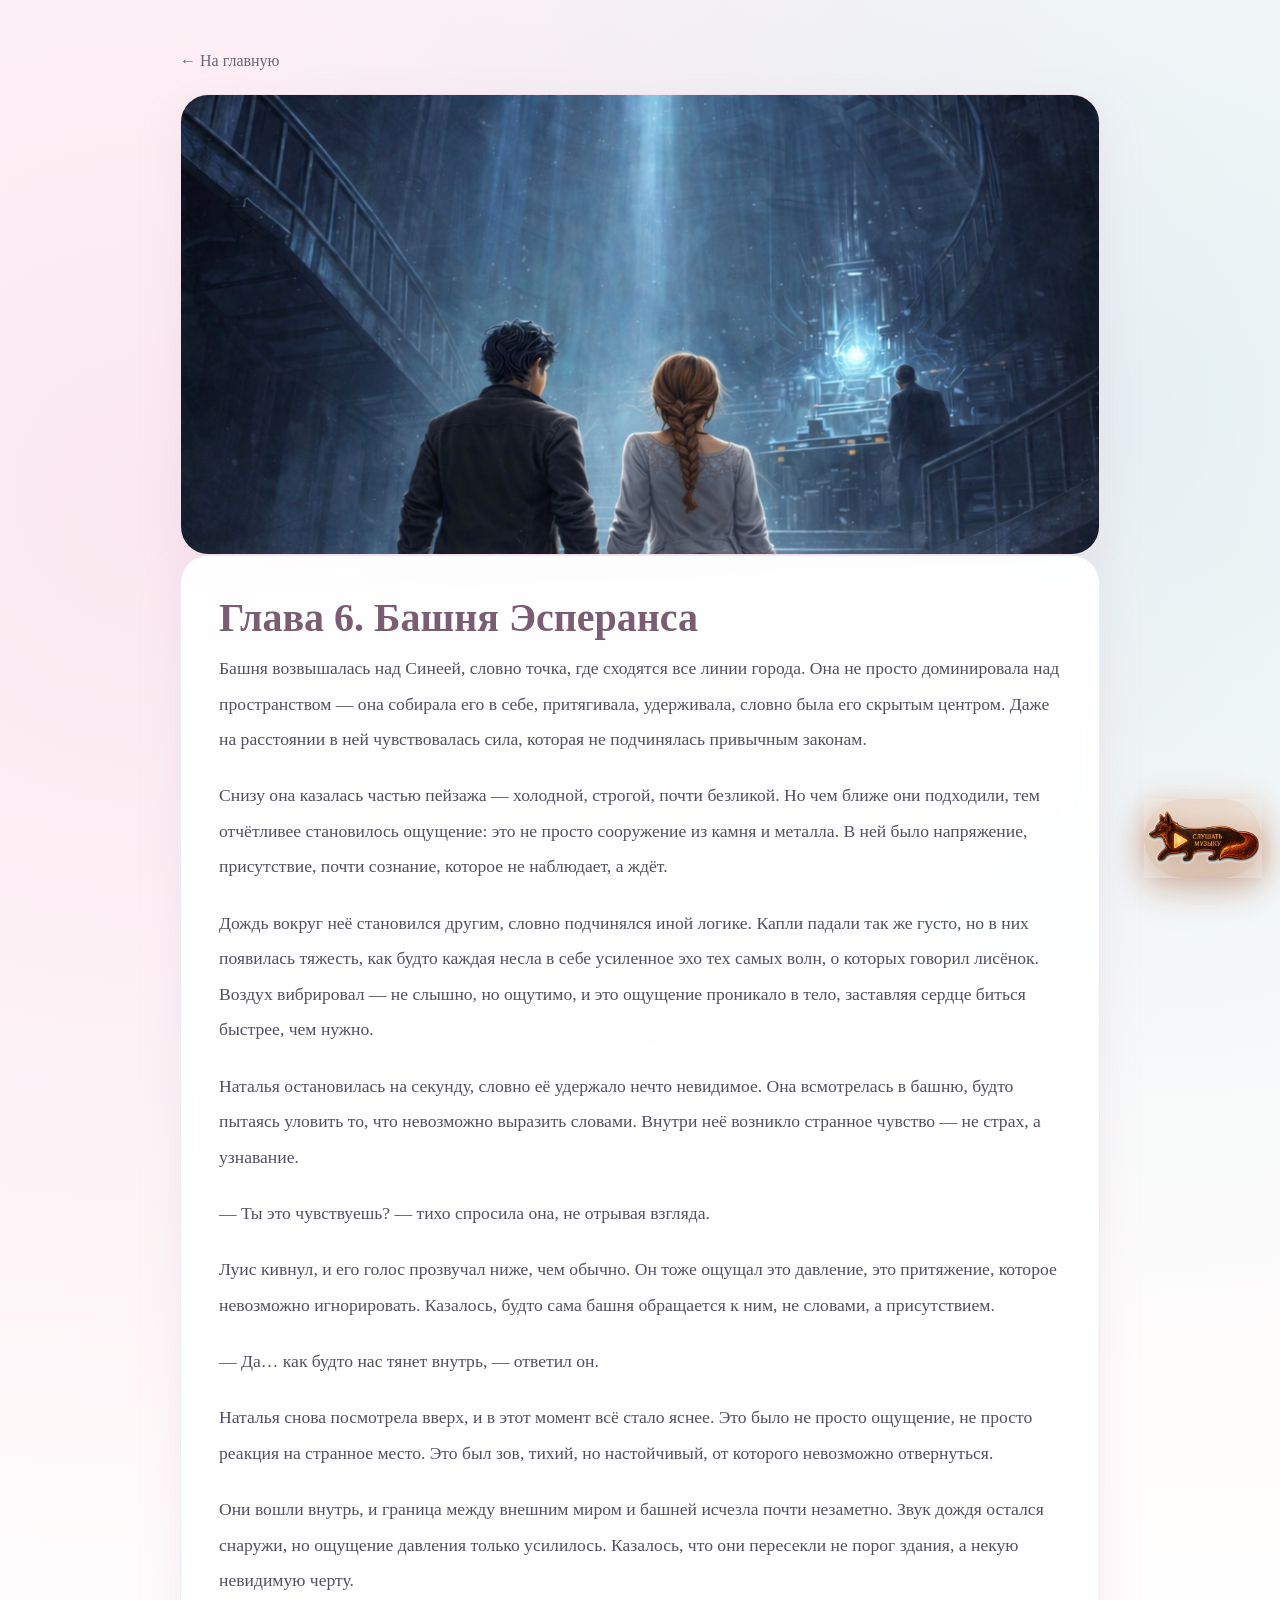
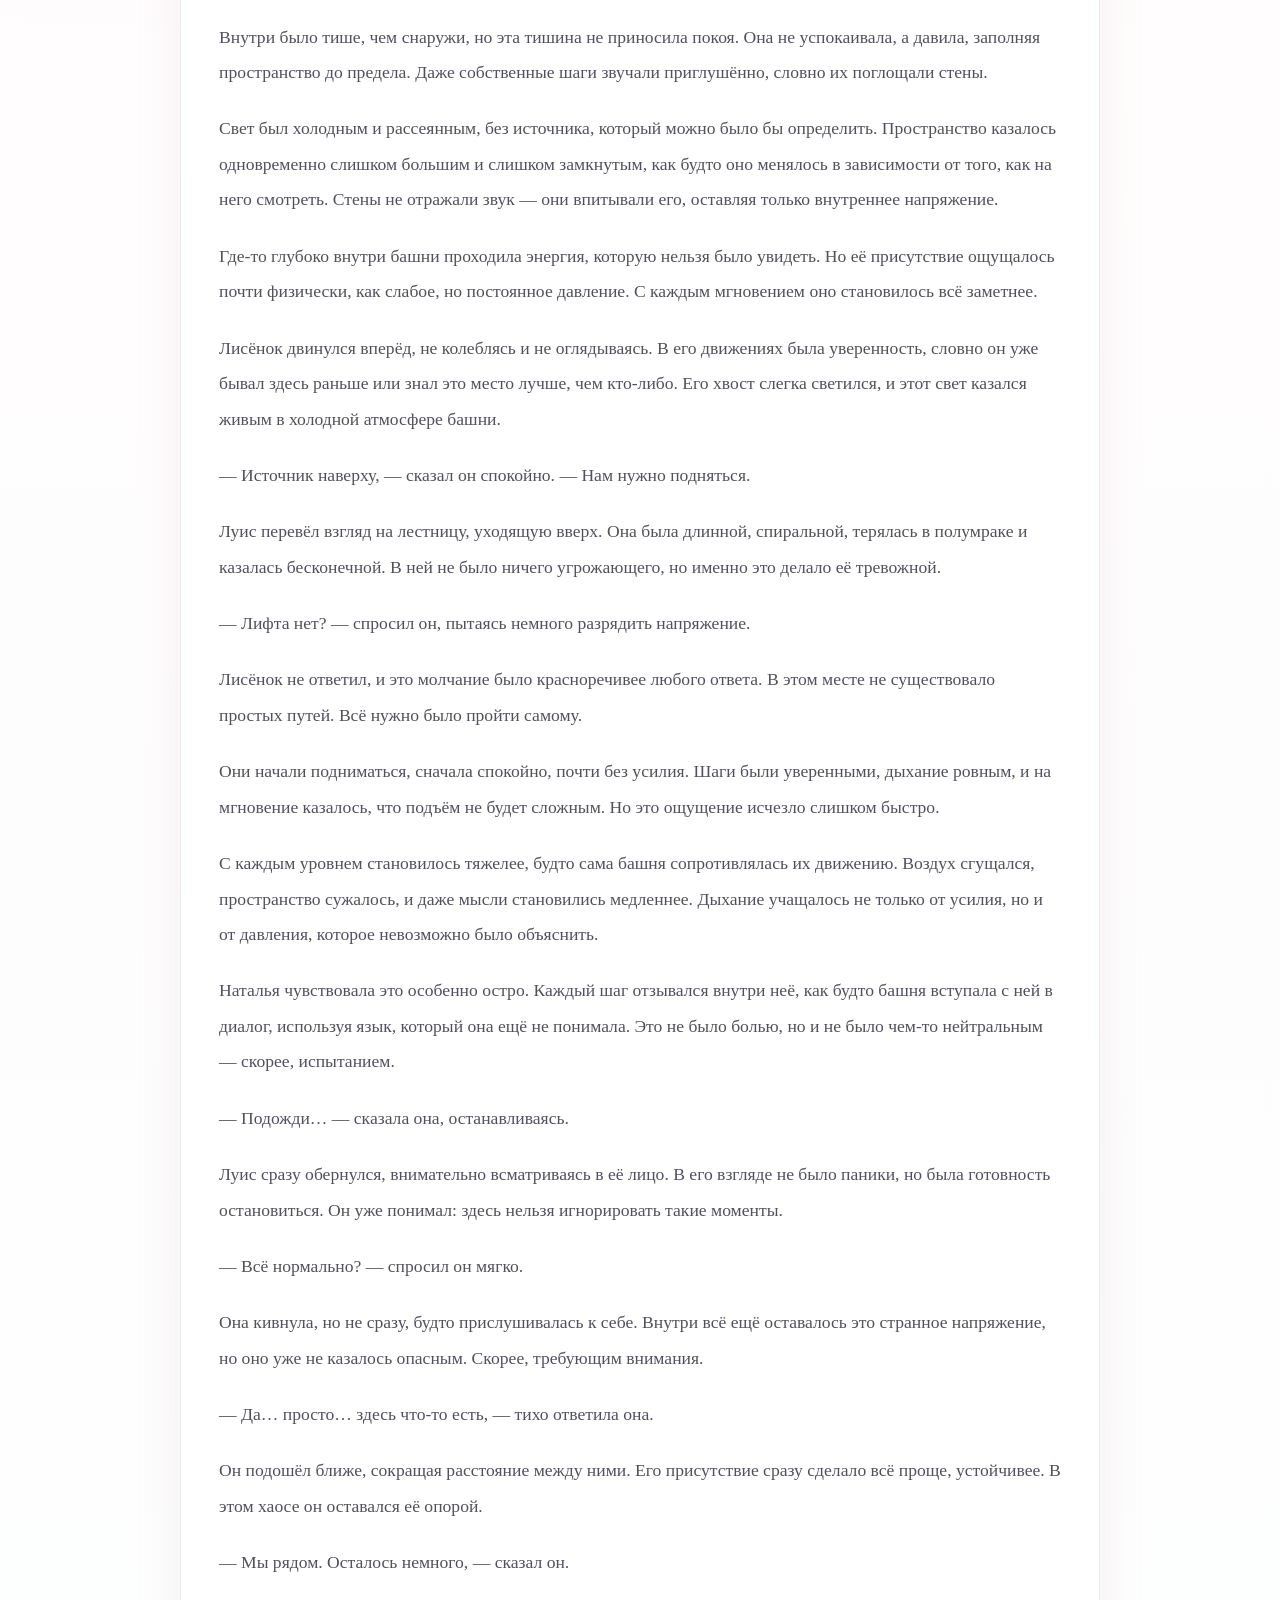
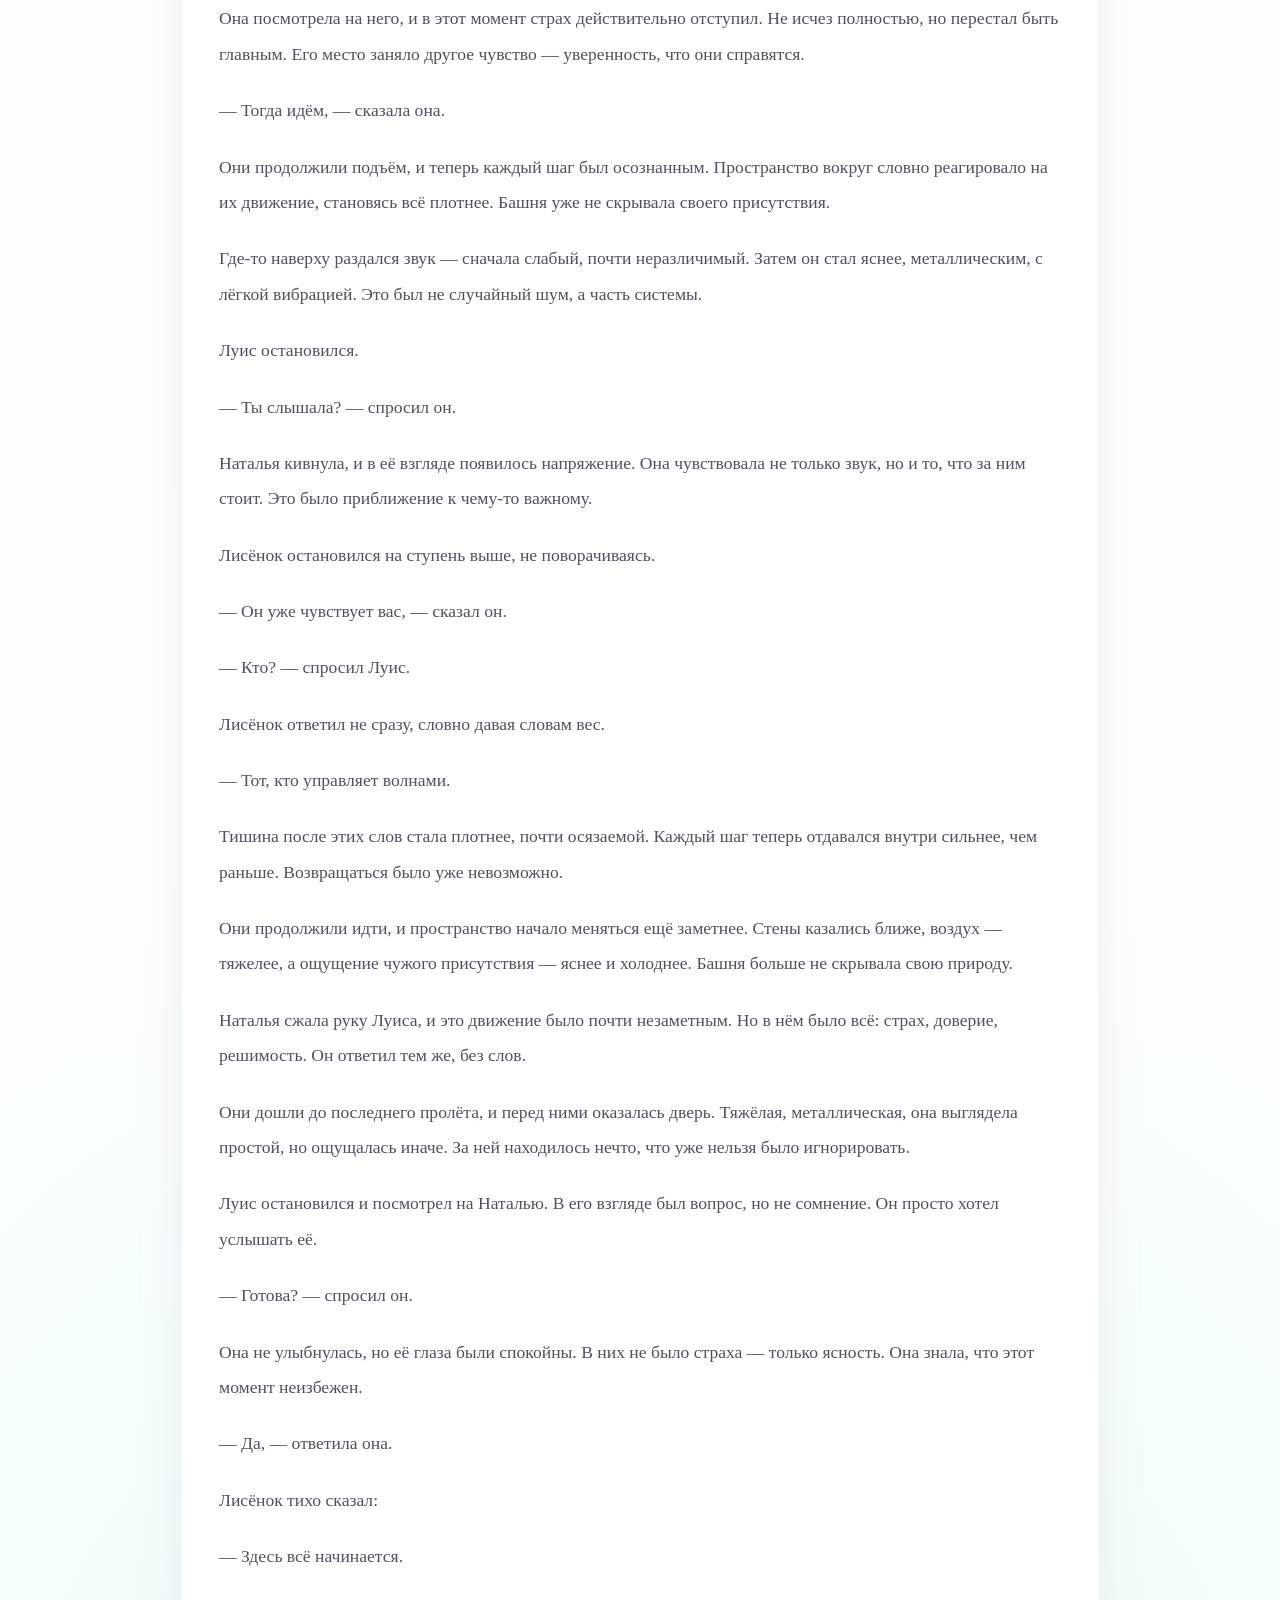
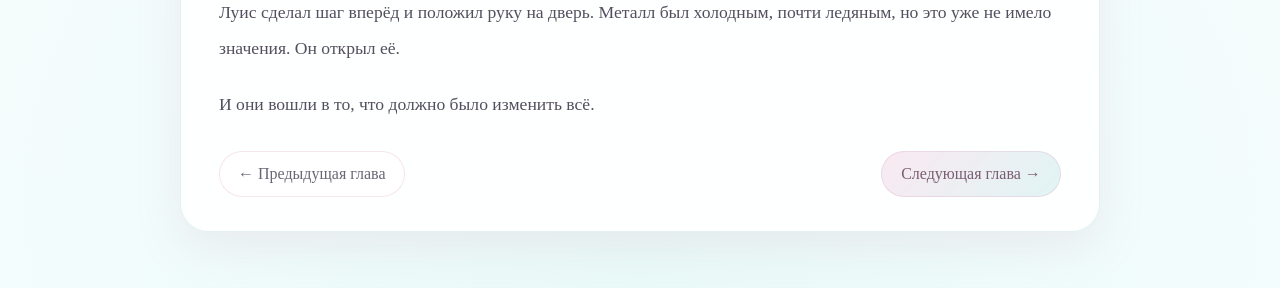
<file: chapters/chapter-06.html>
<!DOCTYPE html>
<html lang="ru">
<head>
  <meta charset="UTF-8">
  <meta name="viewport" content="width=device-width, initial-scale=1.0">
  <title>Глава VI. Башня Эсперанса — Волны любви</title>
  <link rel="stylesheet" href="../assets/css/styles.css">
</head>
<body>
  <div class="chapter-page">
    <div class="chapter-header"><a href="../index.html">← На главную</a></div>

    <article class="card chapter-hero">
      <img src="../assets/img/chapter-06.jpg" alt="Глава 6">
    </article>

    <article class="card chapter-body">
      <h1>Глава 6. Башня Эсперанса</h1>

      <div class="chapter-text">
        <p>Башня возвышалась над Синеей, словно точка, где сходятся все линии города. Она не просто доминировала над пространством — она собирала его в себе, притягивала, удерживала, словно была его скрытым центром. Даже на расстоянии в ней чувствовалась сила, которая не подчинялась привычным законам.</p>

        <p>Снизу она казалась частью пейзажа — холодной, строгой, почти безликой. Но чем ближе они подходили, тем отчётливее становилось ощущение: это не просто сооружение из камня и металла. В ней было напряжение, присутствие, почти сознание, которое не наблюдает, а ждёт.</p>

        <p>Дождь вокруг неё становился другим, словно подчинялся иной логике. Капли падали так же густо, но в них появилась тяжесть, как будто каждая несла в себе усиленное эхо тех самых волн, о которых говорил лисёнок. Воздух вибрировал — не слышно, но ощутимо, и это ощущение проникало в тело, заставляя сердце биться быстрее, чем нужно.</p>

        <p>Наталья остановилась на секунду, словно её удержало нечто невидимое. Она всмотрелась в башню, будто пытаясь уловить то, что невозможно выразить словами. Внутри неё возникло странное чувство — не страх, а узнавание.</p>

        <p>— Ты это чувствуешь? — тихо спросила она, не отрывая взгляда.</p>

        <p>Луис кивнул, и его голос прозвучал ниже, чем обычно. Он тоже ощущал это давление, это притяжение, которое невозможно игнорировать. Казалось, будто сама башня обращается к ним, не словами, а присутствием.</p>

        <p>— Да… как будто нас тянет внутрь, — ответил он.</p>

        <p>Наталья снова посмотрела вверх, и в этот момент всё стало яснее. Это было не просто ощущение, не просто реакция на странное место. Это был зов, тихий, но настойчивый, от которого невозможно отвернуться.</p>

        <p>Они вошли внутрь, и граница между внешним миром и башней исчезла почти незаметно. Звук дождя остался снаружи, но ощущение давления только усилилось. Казалось, что они пересекли не порог здания, а некую невидимую черту.</p>

        <p>Внутри было тише, чем снаружи, но эта тишина не приносила покоя. Она не успокаивала, а давила, заполняя пространство до предела. Даже собственные шаги звучали приглушённо, словно их поглощали стены.</p>

        <p>Свет был холодным и рассеянным, без источника, который можно было бы определить. Пространство казалось одновременно слишком большим и слишком замкнутым, как будто оно менялось в зависимости от того, как на него смотреть. Стены не отражали звук — они впитывали его, оставляя только внутреннее напряжение.</p>

        <p>Где-то глубоко внутри башни проходила энергия, которую нельзя было увидеть. Но её присутствие ощущалось почти физически, как слабое, но постоянное давление. С каждым мгновением оно становилось всё заметнее.</p>

        <p>Лисёнок двинулся вперёд, не колеблясь и не оглядываясь. В его движениях была уверенность, словно он уже бывал здесь раньше или знал это место лучше, чем кто-либо. Его хвост слегка светился, и этот свет казался живым в холодной атмосфере башни.</p>

        <p>— Источник наверху, — сказал он спокойно. — Нам нужно подняться.</p>

        <p>Луис перевёл взгляд на лестницу, уходящую вверх. Она была длинной, спиральной, терялась в полумраке и казалась бесконечной. В ней не было ничего угрожающего, но именно это делало её тревожной.</p>

        <p>— Лифта нет? — спросил он, пытаясь немного разрядить напряжение.</p>

        <p>Лисёнок не ответил, и это молчание было красноречивее любого ответа. В этом месте не существовало простых путей. Всё нужно было пройти самому.</p>

        <p>Они начали подниматься, сначала спокойно, почти без усилия. Шаги были уверенными, дыхание ровным, и на мгновение казалось, что подъём не будет сложным. Но это ощущение исчезло слишком быстро.</p>

        <p>С каждым уровнем становилось тяжелее, будто сама башня сопротивлялась их движению. Воздух сгущался, пространство сужалось, и даже мысли становились медленнее. Дыхание учащалось не только от усилия, но и от давления, которое невозможно было объяснить.</p>

        <p>Наталья чувствовала это особенно остро. Каждый шаг отзывался внутри неё, как будто башня вступала с ней в диалог, используя язык, который она ещё не понимала. Это не было болью, но и не было чем-то нейтральным — скорее, испытанием.</p>

        <p>— Подожди… — сказала она, останавливаясь.</p>

        <p>Луис сразу обернулся, внимательно всматриваясь в её лицо. В его взгляде не было паники, но была готовность остановиться. Он уже понимал: здесь нельзя игнорировать такие моменты.</p>

        <p>— Всё нормально? — спросил он мягко.</p>

        <p>Она кивнула, но не сразу, будто прислушивалась к себе. Внутри всё ещё оставалось это странное напряжение, но оно уже не казалось опасным. Скорее, требующим внимания.</p>

        <p>— Да… просто… здесь что-то есть, — тихо ответила она.</p>

        <p>Он подошёл ближе, сокращая расстояние между ними. Его присутствие сразу сделало всё проще, устойчивее. В этом хаосе он оставался её опорой.</p>

        <p>— Мы рядом. Осталось немного, — сказал он.</p>

        <p>Она посмотрела на него, и в этот момент страх действительно отступил. Не исчез полностью, но перестал быть главным. Его место заняло другое чувство — уверенность, что они справятся.</p>

        <p>— Тогда идём, — сказала она.</p>

        <p>Они продолжили подъём, и теперь каждый шаг был осознанным. Пространство вокруг словно реагировало на их движение, становясь всё плотнее. Башня уже не скрывала своего присутствия.</p>

        <p>Где-то наверху раздался звук — сначала слабый, почти неразличимый. Затем он стал яснее, металлическим, с лёгкой вибрацией. Это был не случайный шум, а часть системы.</p>

        <p>Луис остановился.</p>

        <p>— Ты слышала? — спросил он.</p>

        <p>Наталья кивнула, и в её взгляде появилось напряжение. Она чувствовала не только звук, но и то, что за ним стоит. Это было приближение к чему-то важному.</p>

        <p>Лисёнок остановился на ступень выше, не поворачиваясь.</p>

        <p>— Он уже чувствует вас, — сказал он.</p>

        <p>— Кто? — спросил Луис.</p>

        <p>Лисёнок ответил не сразу, словно давая словам вес.</p>

        <p>— Тот, кто управляет волнами.</p>

        <p>Тишина после этих слов стала плотнее, почти осязаемой. Каждый шаг теперь отдавался внутри сильнее, чем раньше. Возвращаться было уже невозможно.</p>

        <p>Они продолжили идти, и пространство начало меняться ещё заметнее. Стены казались ближе, воздух — тяжелее, а ощущение чужого присутствия — яснее и холоднее. Башня больше не скрывала свою природу.</p>

        <p>Наталья сжала руку Луиса, и это движение было почти незаметным. Но в нём было всё: страх, доверие, решимость. Он ответил тем же, без слов.</p>

        <p>Они дошли до последнего пролёта, и перед ними оказалась дверь. Тяжёлая, металлическая, она выглядела простой, но ощущалась иначе. За ней находилось нечто, что уже нельзя было игнорировать.</p>

        <p>Луис остановился и посмотрел на Наталью. В его взгляде был вопрос, но не сомнение. Он просто хотел услышать её.</p>

        <p>— Готова? — спросил он.</p>

        <p>Она не улыбнулась, но её глаза были спокойны. В них не было страха — только ясность. Она знала, что этот момент неизбежен.</p>

        <p>— Да, — ответила она.</p>

        <p>Лисёнок тихо сказал:</p>

        <p>— Здесь всё начинается.</p>

        <p>Луис сделал шаг вперёд и положил руку на дверь. Металл был холодным, почти ледяным, но это уже не имело значения. Он открыл её.</p>

        <p>И они вошли в то, что должно было изменить всё.</p>
      </div>
    
<div class="chapter-nav">
  <a class="button secondary" href="chapter-05.html">← Предыдущая глава</a>
  <a class="button primary" href="chapter-07.html">Следующая глава →</a>
</div>

</article>
  </div>

  <div class="music-launcher">
    <button id="openSoundBtn" class="music-open-btn" type="button" aria-label="Послушать музыку">
      <img src="../assets/img/fox-play.png" alt="Слушать музыку">
    </button>
  </div>

  <canvas id="globalSpectrumCanvas" class="global-spectrum-canvas" aria-hidden="true"></canvas>

  <div id="soundModal" class="sound-modal" aria-hidden="true">
    <div class="sound-modal-backdrop"></div>
    <div id="soundModalCard" class="sound-modal-card">
      <div id="soundModalDrag" class="sound-modal-top">
        <div class="sound-modal-title">Саундтрек «Волны любви»</div>
        <button id="closeSoundBtn" class="sound-close" type="button" aria-label="Закрыть">×</button>
      </div>
      <div class="sound-controls">
        <div class="playlist-block">
          <audio id="soundtrack" controls preload="metadata"></audio>
          <div class="playlist-ui">
            <div class="playlist-label">Список воспроизведения</div>
            <div class="playlist-items" id="playlistItems">
              <button class="playlist-item active" type="button" data-src="../assets/audio/prikosnovenie-istiny.mp3">Прикосновение истины</button>
              <button class="playlist-item" type="button" data-src="../assets/audio/soundtrack.mp3" data-fallback="../assets/audio/soundtrack.wav">Волны любви</button>
              <button class="playlist-item" type="button" data-src="../assets/audio/la-lluvia.mp3">Дождь</button>
            </div>
          </div>
          <canvas id="spectrumCanvas" aria-hidden="true"></canvas>
        </div>
        <p class="sound-hint">Нажмите на лиса, чтобы открыть музыку. При закрытии списка воспроизведение остановится.</p>
      </div>
    </div>
  </div>

  <script src="../assets/js/waves-player.js"></script>

</body>
</html>
</file>
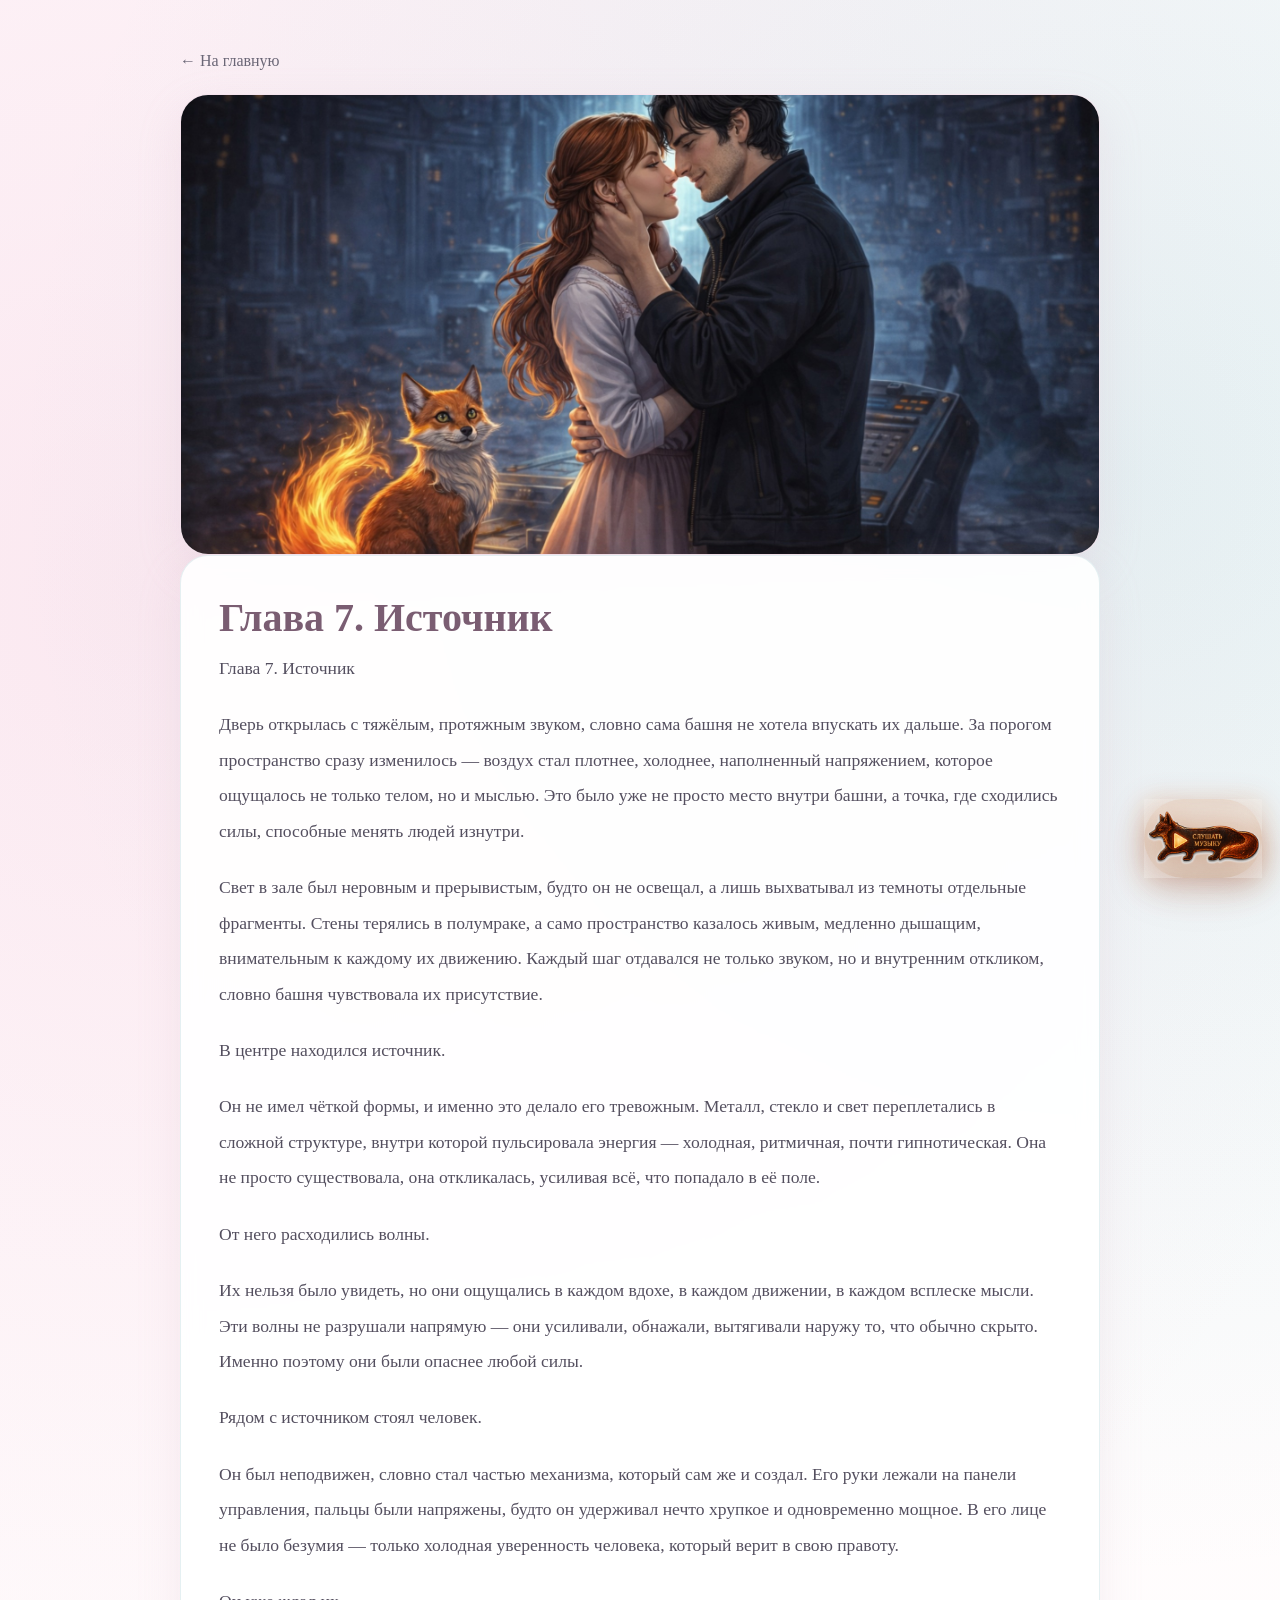
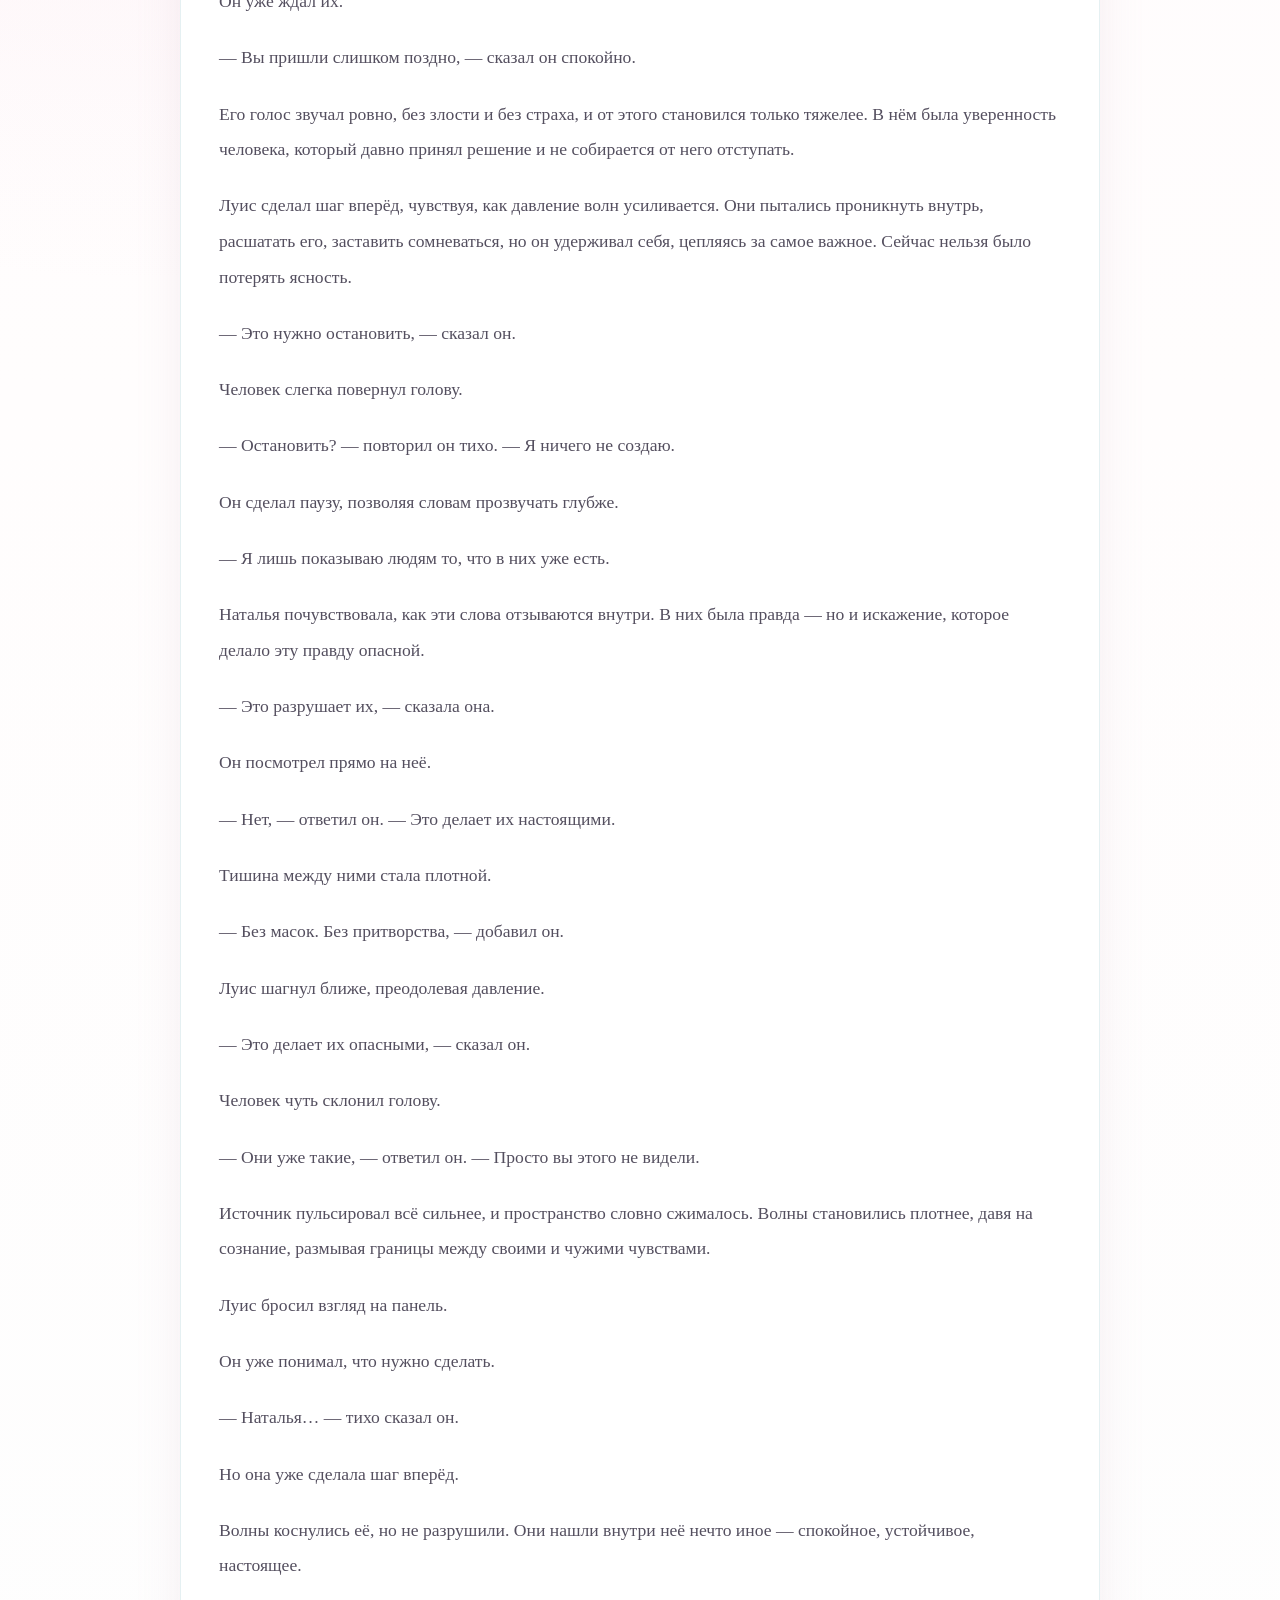
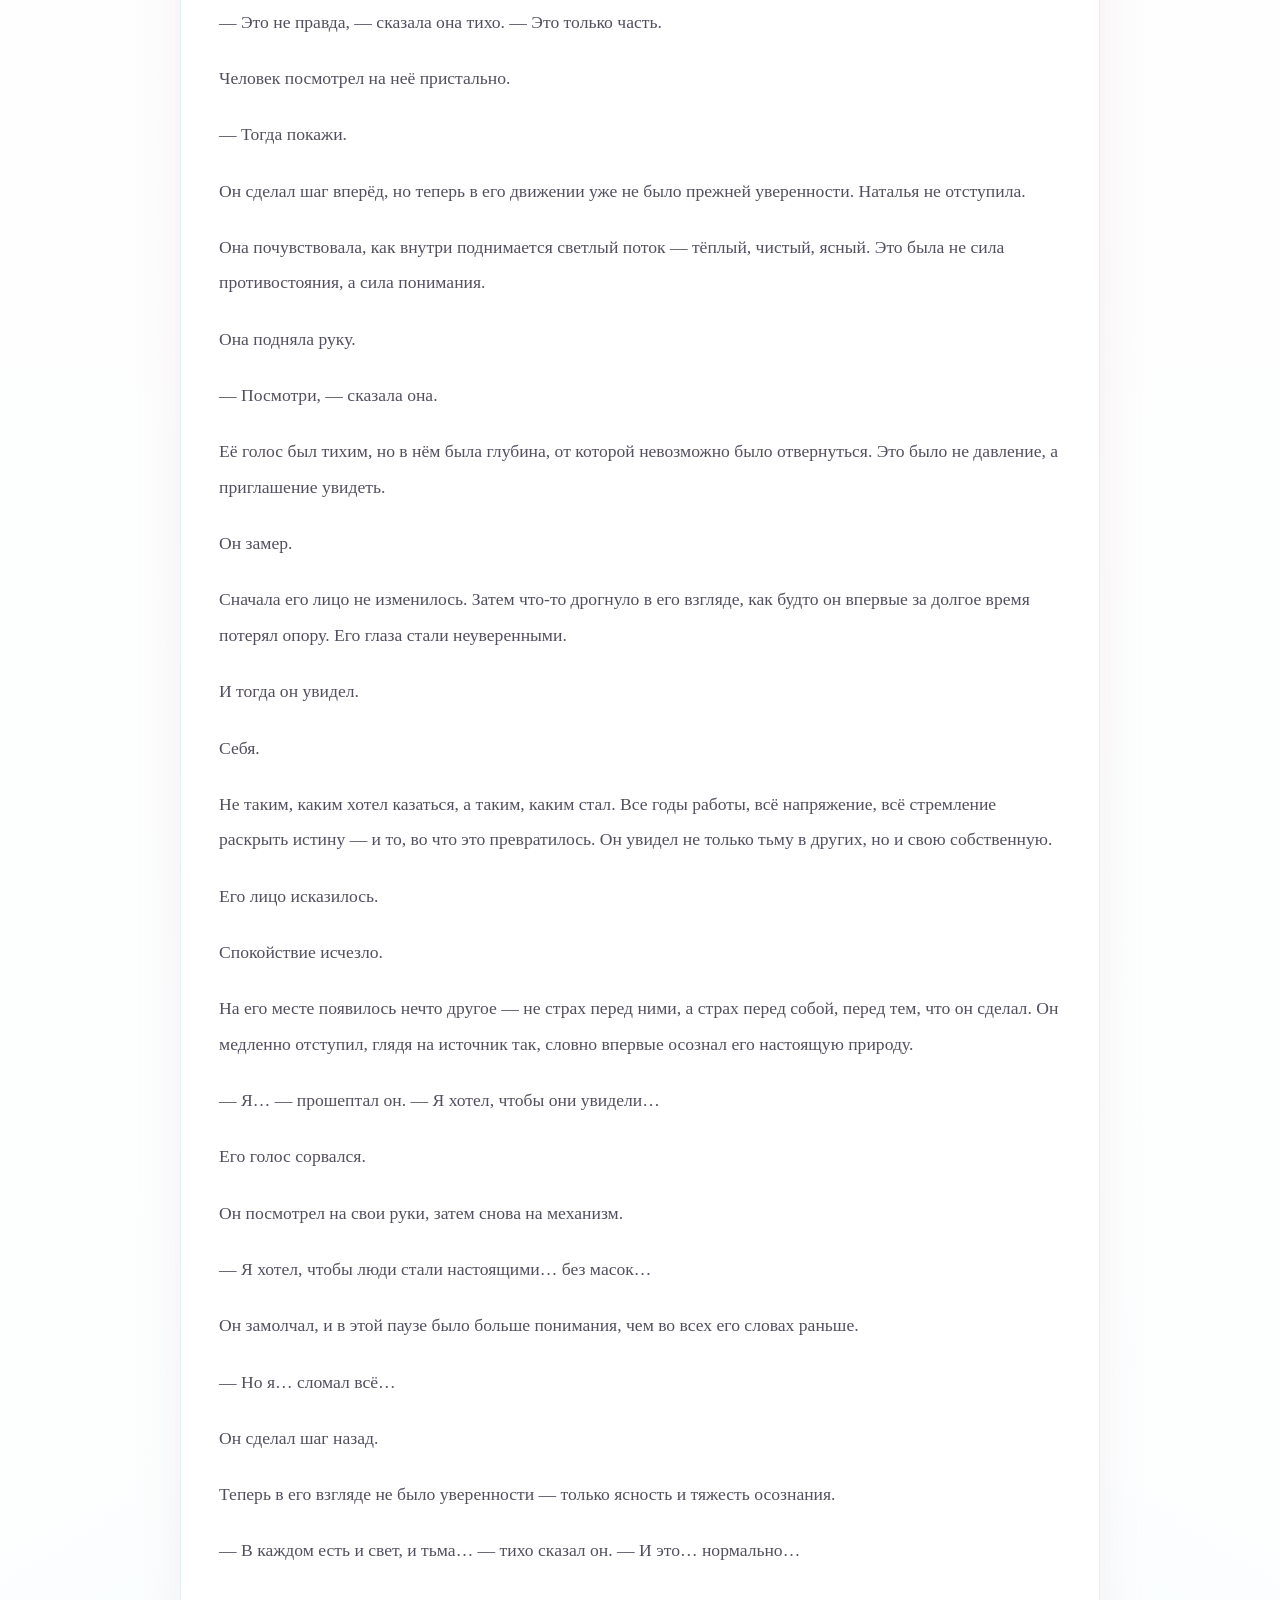
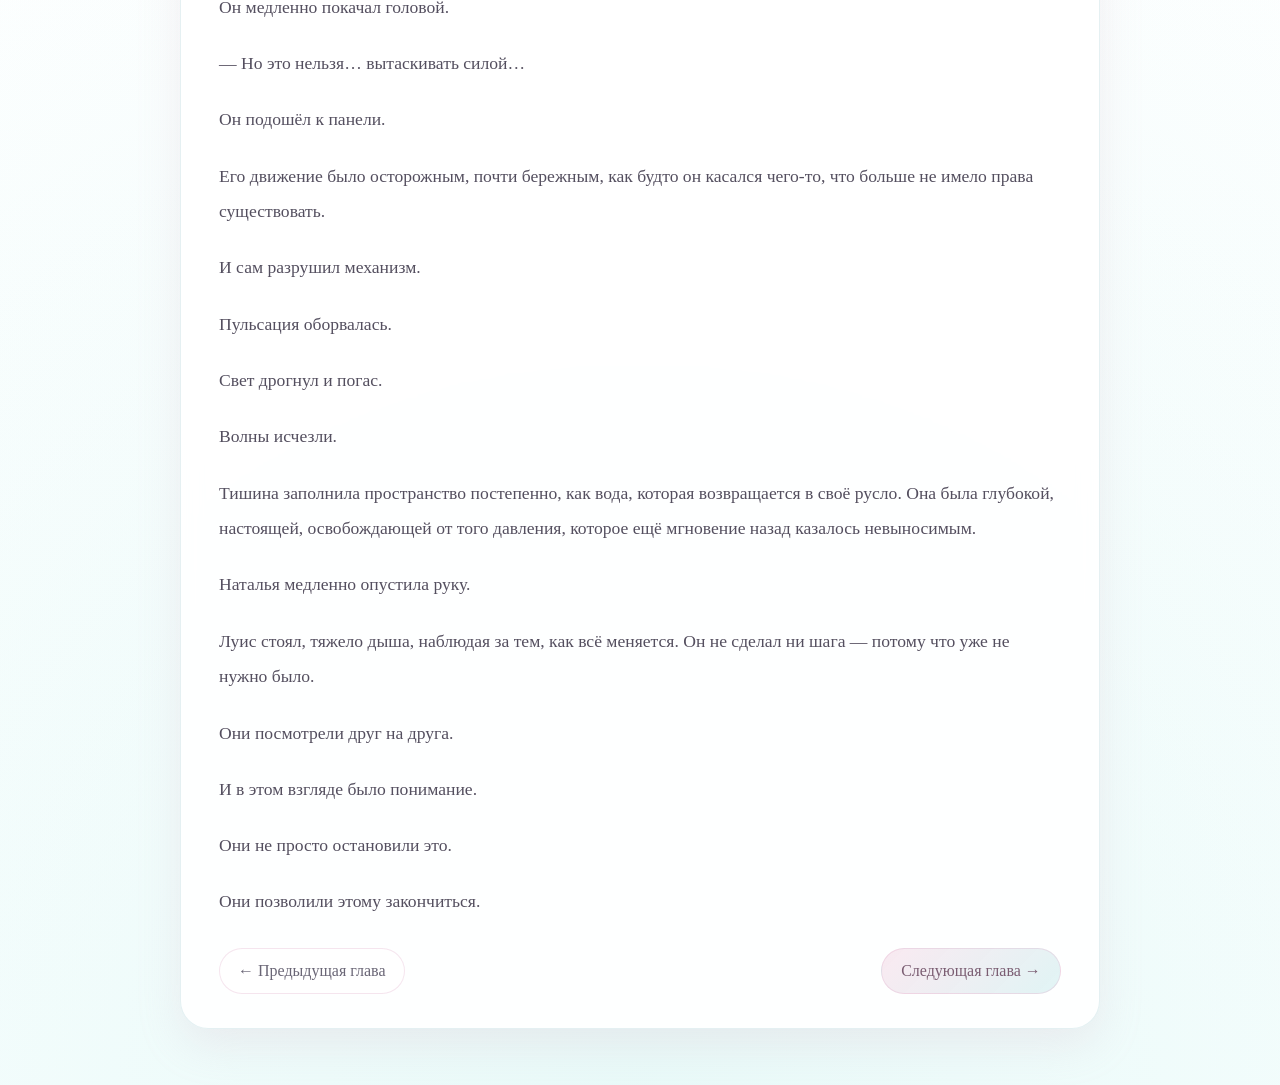
<file: chapters/chapter-07.html>
<!DOCTYPE html>
<html lang="ru">
<head>
<meta charset="UTF-8">
<meta name="viewport" content="width=device-width, initial-scale=1.0">
<title>Глава VII. Источник — Волны любви</title>
<link rel="stylesheet" href="../assets/css/styles.css">
</head>
<body>

<div class="chapter-page">
<div class="chapter-header"><a href="../index.html">← На главную</a></div>

<article class="card chapter-hero">
<img src="../assets/img/chapter-07.jpg" alt="Глава 7">
</article>

<article class="card chapter-body">
<h1>Глава 7. Источник</h1>

<div class="chapter-text">
<p>Глава 7. Источник</p>
<p>Дверь открылась с тяжёлым, протяжным звуком, словно сама башня не хотела впускать их дальше. За порогом пространство сразу изменилось — воздух стал плотнее, холоднее, наполненный напряжением, которое ощущалось не только телом, но и мыслью. Это было уже не просто место внутри башни, а точка, где сходились силы, способные менять людей изнутри.</p>
<p>Свет в зале был неровным и прерывистым, будто он не освещал, а лишь выхватывал из темноты отдельные фрагменты. Стены терялись в полумраке, а само пространство казалось живым, медленно дышащим, внимательным к каждому их движению. Каждый шаг отдавался не только звуком, но и внутренним откликом, словно башня чувствовала их присутствие.</p>
<p>В центре находился источник.</p>
<p>Он не имел чёткой формы, и именно это делало его тревожным. Металл, стекло и свет переплетались в сложной структуре, внутри которой пульсировала энергия — холодная, ритмичная, почти гипнотическая. Она не просто существовала, она откликалась, усиливая всё, что попадало в её поле.</p>
<p>От него расходились волны.</p>
<p>Их нельзя было увидеть, но они ощущались в каждом вдохе, в каждом движении, в каждом всплеске мысли. Эти волны не разрушали напрямую — они усиливали, обнажали, вытягивали наружу то, что обычно скрыто. Именно поэтому они были опаснее любой силы.</p>
<p>Рядом с источником стоял человек.</p>
<p>Он был неподвижен, словно стал частью механизма, который сам же и создал. Его руки лежали на панели управления, пальцы были напряжены, будто он удерживал нечто хрупкое и одновременно мощное. В его лице не было безумия — только холодная уверенность человека, который верит в свою правоту.</p>
<p>Он уже ждал их.</p>
<p>— Вы пришли слишком поздно, — сказал он спокойно.</p>
<p>Его голос звучал ровно, без злости и без страха, и от этого становился только тяжелее. В нём была уверенность человека, который давно принял решение и не собирается от него отступать.</p>
<p>Луис сделал шаг вперёд, чувствуя, как давление волн усиливается. Они пытались проникнуть внутрь, расшатать его, заставить сомневаться, но он удерживал себя, цепляясь за самое важное. Сейчас нельзя было потерять ясность.</p>
<p>— Это нужно остановить, — сказал он.</p>
<p>Человек слегка повернул голову.</p>
<p>— Остановить? — повторил он тихо. — Я ничего не создаю.</p>
<p>Он сделал паузу, позволяя словам прозвучать глубже.</p>
<p>— Я лишь показываю людям то, что в них уже есть.</p>
<p>Наталья почувствовала, как эти слова отзываются внутри. В них была правда — но и искажение, которое делало эту правду опасной.</p>
<p>— Это разрушает их, — сказала она.</p>
<p>Он посмотрел прямо на неё.</p>
<p>— Нет, — ответил он. — Это делает их настоящими.</p>
<p>Тишина между ними стала плотной.</p>
<p>— Без масок. Без притворства, — добавил он.</p>
<p>Луис шагнул ближе, преодолевая давление.</p>
<p>— Это делает их опасными, — сказал он.</p>
<p>Человек чуть склонил голову.</p>
<p>— Они уже такие, — ответил он. — Просто вы этого не видели.</p>
<p>Источник пульсировал всё сильнее, и пространство словно сжималось. Волны становились плотнее, давя на сознание, размывая границы между своими и чужими чувствами.</p>
<p>Луис бросил взгляд на панель.</p>
<p>Он уже понимал, что нужно сделать.</p>
<p>— Наталья… — тихо сказал он.</p>
<p>Но она уже сделала шаг вперёд.</p>
<p>Волны коснулись её, но не разрушили. Они нашли внутри неё нечто иное — спокойное, устойчивое, настоящее.</p>
<p>— Это не правда, — сказала она тихо. — Это только часть.</p>
<p>Человек посмотрел на неё пристально.</p>
<p>— Тогда покажи.</p>
<p>Он сделал шаг вперёд, но теперь в его движении уже не было прежней уверенности. Наталья не отступила.</p>
<p>Она почувствовала, как внутри поднимается светлый поток — тёплый, чистый, ясный. Это была не сила противостояния, а сила понимания.</p>
<p>Она подняла руку.</p>
<p>— Посмотри, — сказала она.</p>
<p>Её голос был тихим, но в нём была глубина, от которой невозможно было отвернуться. Это было не давление, а приглашение увидеть.</p>
<p>Он замер.</p>
<p>Сначала его лицо не изменилось. Затем что-то дрогнуло в его взгляде, как будто он впервые за долгое время потерял опору. Его глаза стали неуверенными.</p>
<p>И тогда он увидел.</p>
<p>Себя.</p>
<p>Не таким, каким хотел казаться, а таким, каким стал. Все годы работы, всё напряжение, всё стремление раскрыть истину — и то, во что это превратилось. Он увидел не только тьму в других, но и свою собственную.</p>
<p>Его лицо исказилось.</p>
<p>Спокойствие исчезло.</p>
<p>На его месте появилось нечто другое — не страх перед ними, а страх перед собой, перед тем, что он сделал. Он медленно отступил, глядя на источник так, словно впервые осознал его настоящую природу.</p>
<p>— Я… — прошептал он. — Я хотел, чтобы они увидели…</p>
<p>Его голос сорвался.</p>
<p>Он посмотрел на свои руки, затем снова на механизм.</p>
<p>— Я хотел, чтобы люди стали настоящими… без масок…</p>
<p>Он замолчал, и в этой паузе было больше понимания, чем во всех его словах раньше.</p>
<p>— Но я… сломал всё…</p>
<p>Он сделал шаг назад.</p>
<p>Теперь в его взгляде не было уверенности — только ясность и тяжесть осознания.</p>
<p>— В каждом есть и свет, и тьма… — тихо сказал он. — И это… нормально…</p>
<p>Он медленно покачал головой.</p>
<p>— Но это нельзя… вытаскивать силой…</p>
<p>Он подошёл к панели.</p>
<p>Его движение было осторожным, почти бережным, как будто он касался чего-то, что больше не имело права существовать.</p>
<p>И сам разрушил механизм.</p>
<p>Пульсация оборвалась.</p>
<p>Свет дрогнул и погас.</p>
<p>Волны исчезли.</p>
<p>Тишина заполнила пространство постепенно, как вода, которая возвращается в своё русло. Она была глубокой, настоящей, освобождающей от того давления, которое ещё мгновение назад казалось невыносимым.</p>
<p>Наталья медленно опустила руку.</p>
<p>Луис стоял, тяжело дыша, наблюдая за тем, как всё меняется. Он не сделал ни шага — потому что уже не нужно было.</p>
<p>Они посмотрели друг на друга.</p>
<p>И в этом взгляде было понимание.</p>
<p>Они не просто остановили это.</p>
<p>Они позволили этому закончиться.
</p>

</div>


<div class="chapter-nav">
  <a class="button secondary" href="chapter-06.html">← Предыдущая глава</a>
  <a class="button primary" href="chapter-08.html">Следующая глава →</a>
</div>

</article>
</div>

  <div class="music-launcher">
    <button id="openSoundBtn" class="music-open-btn" type="button" aria-label="Послушать музыку">
      <img src="../assets/img/fox-play.png" alt="Слушать музыку">
    </button>
  </div>

  <canvas id="globalSpectrumCanvas" class="global-spectrum-canvas" aria-hidden="true"></canvas>

  <div id="soundModal" class="sound-modal" aria-hidden="true">
    <div class="sound-modal-backdrop"></div>
    <div id="soundModalCard" class="sound-modal-card">
      <div id="soundModalDrag" class="sound-modal-top">
        <div class="sound-modal-title">Саундтрек «Волны любви»</div>
        <button id="closeSoundBtn" class="sound-close" type="button" aria-label="Закрыть">×</button>
      </div>
      <div class="sound-controls">
        <div class="playlist-block">
          <audio id="soundtrack" controls preload="metadata"></audio>
          <div class="playlist-ui">
            <div class="playlist-label">Список воспроизведения</div>
            <div class="playlist-items" id="playlistItems">
              <button class="playlist-item active" type="button" data-src="../assets/audio/prikosnovenie-istiny.mp3">Прикосновение истины</button>
              <button class="playlist-item" type="button" data-src="../assets/audio/soundtrack.mp3" data-fallback="../assets/audio/soundtrack.wav">Волны любви</button>
              <button class="playlist-item" type="button" data-src="../assets/audio/la-lluvia.mp3">Дождь</button>
            </div>
          </div>
          <canvas id="spectrumCanvas" aria-hidden="true"></canvas>
        </div>
        <p class="sound-hint">Нажмите на лиса, чтобы открыть музыку. При закрытии списка воспроизведение остановится.</p>
      </div>
    </div>
  </div>

  <script src="../assets/js/waves-player.js"></script>

</body>
</html>
</file>
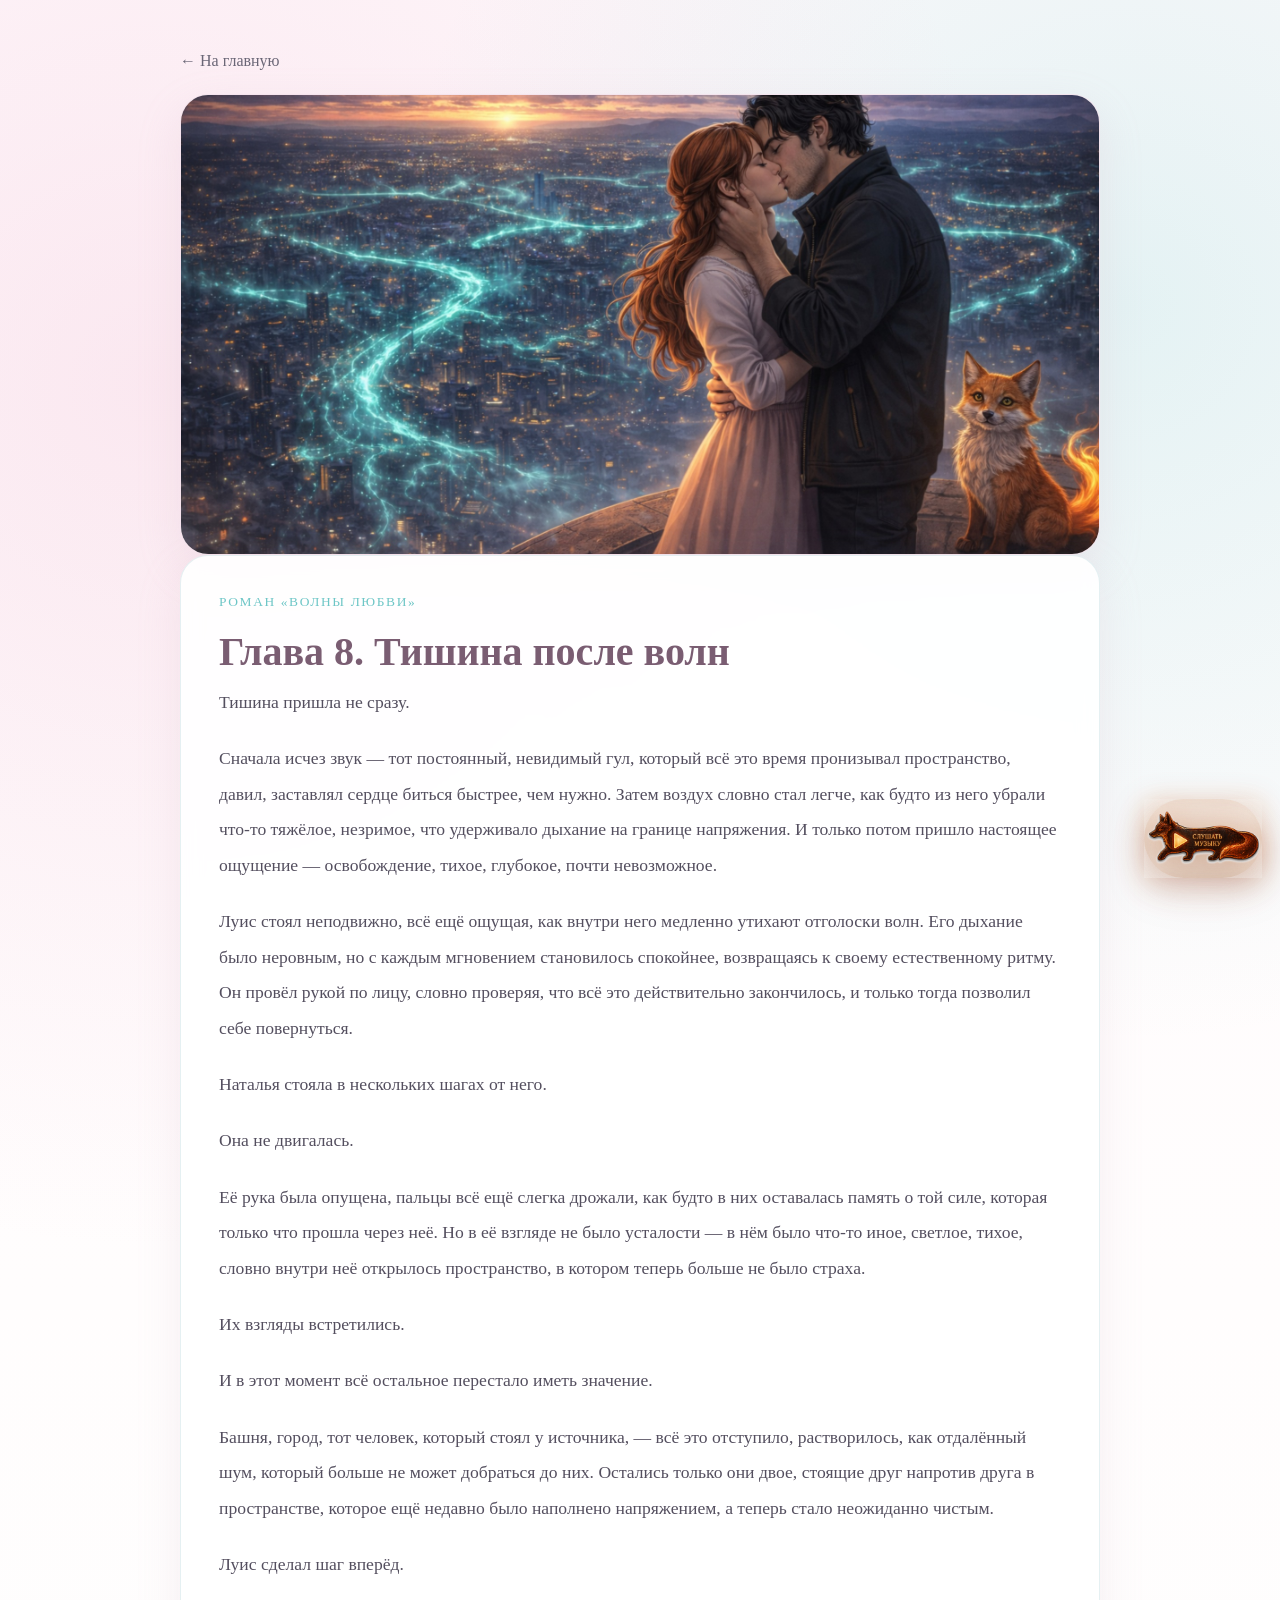
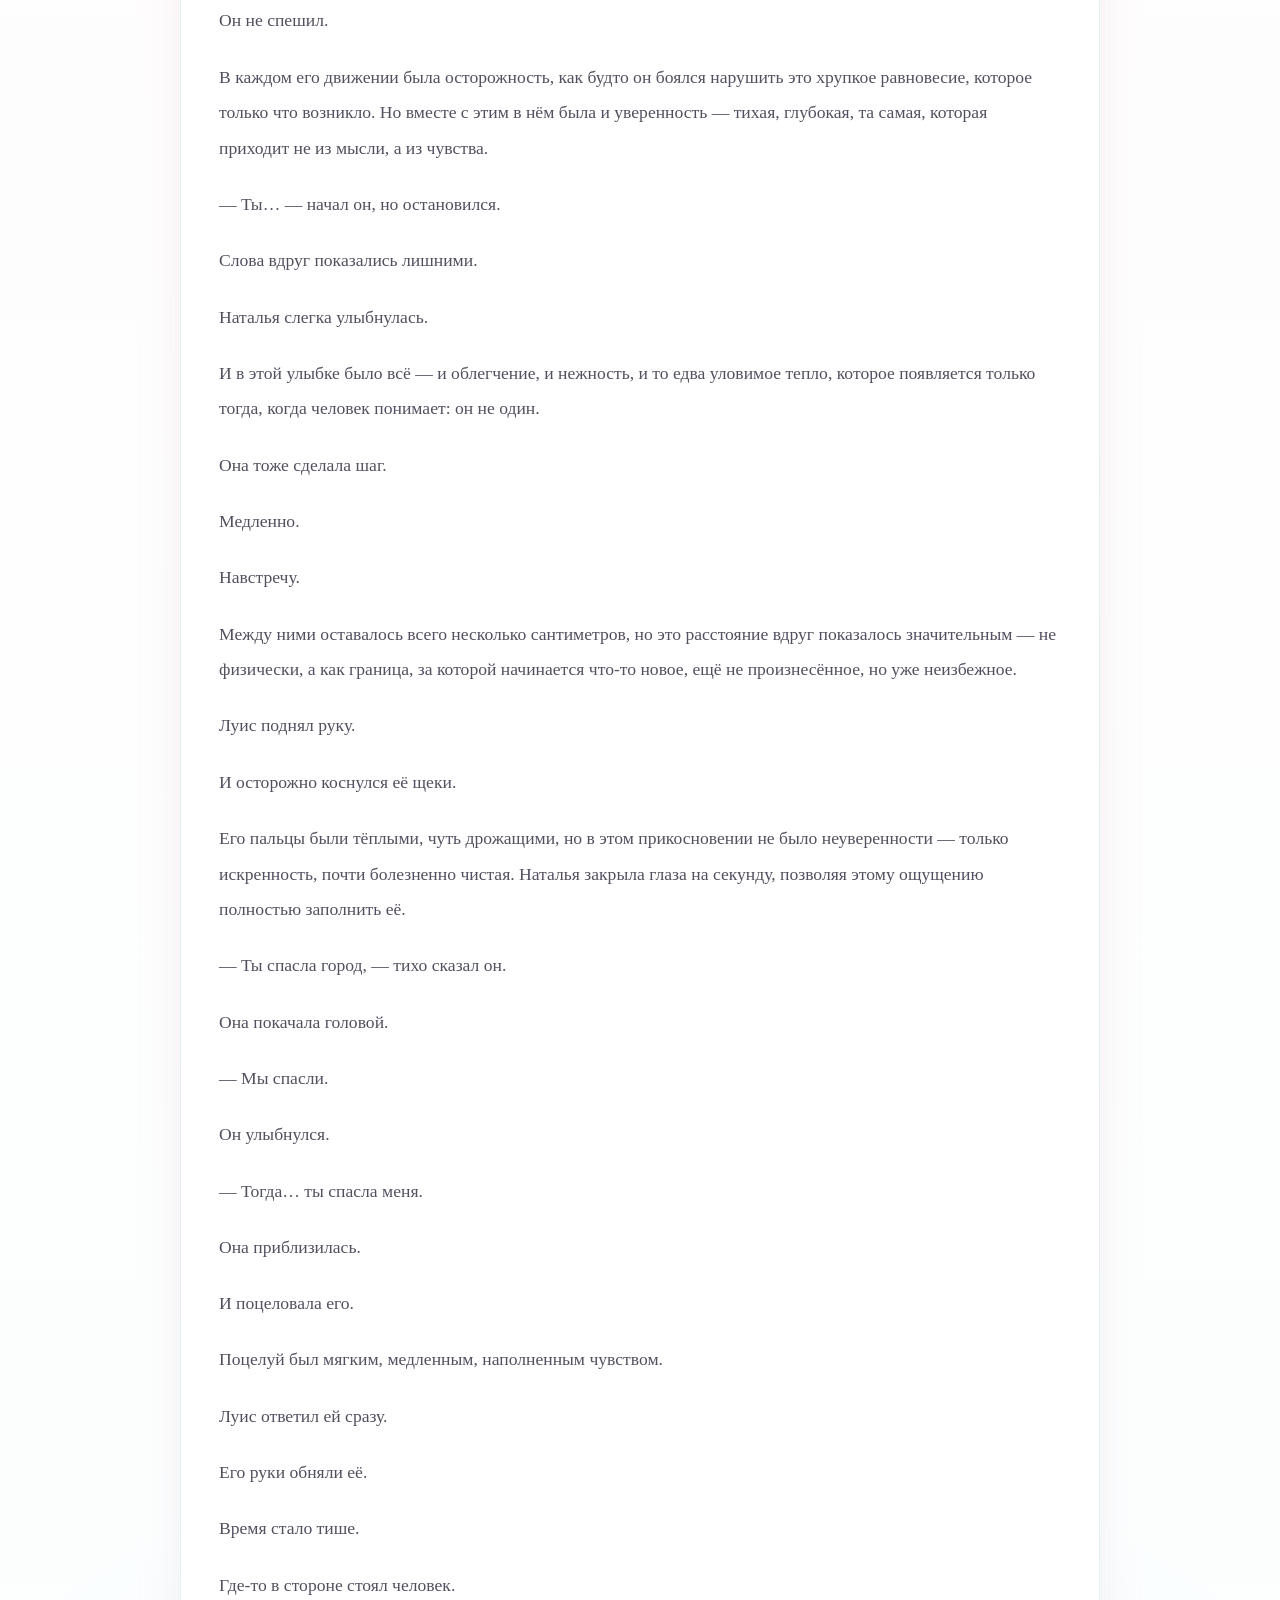
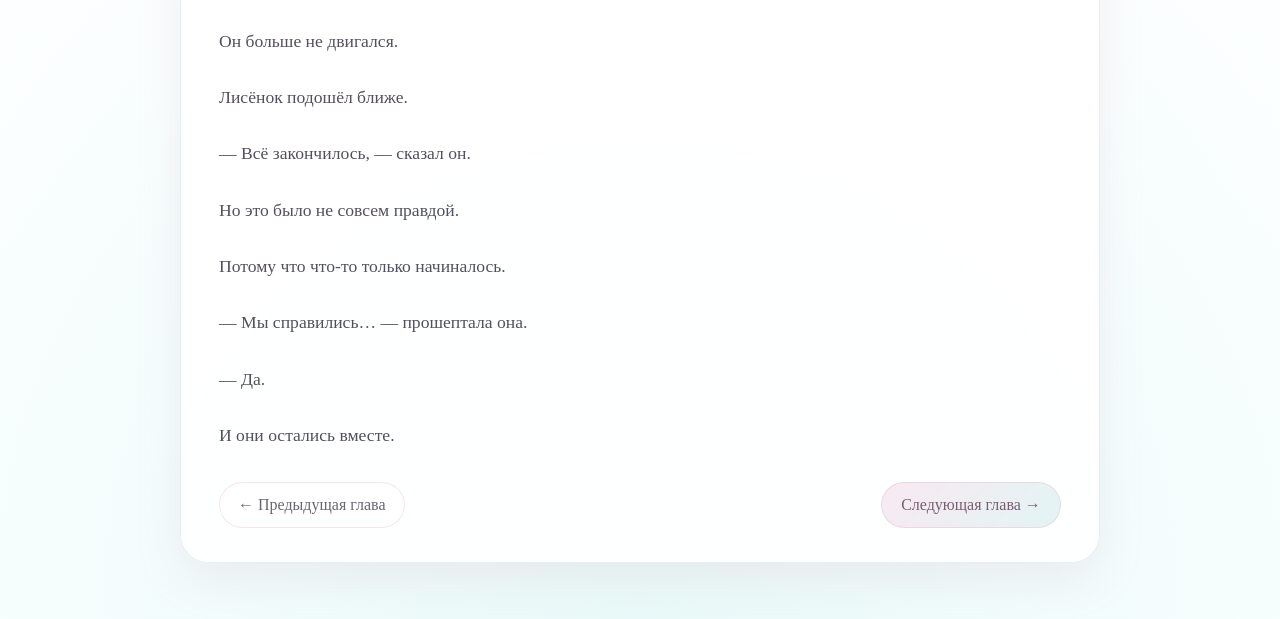
<file: chapters/chapter-08.html>
<!DOCTYPE html>
<html lang="ru">
<head>
<meta charset="UTF-8">
<meta name="viewport" content="width=device-width, initial-scale=1.0">
<title>Глава VIII.Тишина после волн — Волны любви</title>
<link rel="stylesheet" href="../assets/css/styles.css">
</head>
<body>

<div class="chapter-page">
  <div class="chapter-header">
    <a href="../index.html">← На главную</a>
  </div>

  <article class="card chapter-hero">
    <img src="../assets/img/chapter-08.jpg" alt="Глава 8">
  </article>

  <article class="card chapter-body">
    <div class="lead">роман «Волны любви»</div>
    <h1>Глава 8. Тишина после волн</h1>

    <div class="chapter-text">

      <p>Тишина пришла не сразу.</p>

      <p>Сначала исчез звук — тот постоянный, невидимый гул, который всё это время пронизывал пространство, давил, заставлял сердце биться быстрее, чем нужно. Затем воздух словно стал легче, как будто из него убрали что-то тяжёлое, незримое, что удерживало дыхание на границе напряжения. И только потом пришло настоящее ощущение — освобождение, тихое, глубокое, почти невозможное.</p>

      <p>Луис стоял неподвижно, всё ещё ощущая, как внутри него медленно утихают отголоски волн. Его дыхание было неровным, но с каждым мгновением становилось спокойнее, возвращаясь к своему естественному ритму. Он провёл рукой по лицу, словно проверяя, что всё это действительно закончилось, и только тогда позволил себе повернуться.</p>

      <p>Наталья стояла в нескольких шагах от него.</p>

      <p>Она не двигалась.</p>

      <p>Её рука была опущена, пальцы всё ещё слегка дрожали, как будто в них оставалась память о той силе, которая только что прошла через неё. Но в её взгляде не было усталости — в нём было что-то иное, светлое, тихое, словно внутри неё открылось пространство, в котором теперь больше не было страха.</p>

      <p>Их взгляды встретились.</p>

      <p>И в этот момент всё остальное перестало иметь значение.</p>

      <p>Башня, город, тот человек, который стоял у источника, — всё это отступило, растворилось, как отдалённый шум, который больше не может добраться до них. Остались только они двое, стоящие друг напротив друга в пространстве, которое ещё недавно было наполнено напряжением, а теперь стало неожиданно чистым.</p>

      <p>Луис сделал шаг вперёд.</p>

      <p>Он не спешил.</p>

      <p>В каждом его движении была осторожность, как будто он боялся нарушить это хрупкое равновесие, которое только что возникло. Но вместе с этим в нём была и уверенность — тихая, глубокая, та самая, которая приходит не из мысли, а из чувства.</p>

      <p>— Ты… — начал он, но остановился.</p>

      <p>Слова вдруг показались лишними.</p>

      <p>Наталья слегка улыбнулась.</p>

      <p>И в этой улыбке было всё — и облегчение, и нежность, и то едва уловимое тепло, которое появляется только тогда, когда человек понимает: он не один.</p>

      <p>Она тоже сделала шаг.</p>

      <p>Медленно.</p>

      <p>Навстречу.</p>

      <p>Между ними оставалось всего несколько сантиметров, но это расстояние вдруг показалось значительным — не физически, а как граница, за которой начинается что-то новое, ещё не произнесённое, но уже неизбежное.</p>

      <p>Луис поднял руку.</p>

      <p>И осторожно коснулся её щеки.</p>

      <p>Его пальцы были тёплыми, чуть дрожащими, но в этом прикосновении не было неуверенности — только искренность, почти болезненно чистая. Наталья закрыла глаза на секунду, позволяя этому ощущению полностью заполнить её.</p>

      <p>— Ты спасла город, — тихо сказал он.</p>

      <p>Она покачала головой.</p>

      <p>— Мы спасли.</p>

      <p>Он улыбнулся.</p>

      <p>— Тогда… ты спасла меня.</p>

      <p>Она приблизилась.</p>

      <p>И поцеловала его.</p>

      <p>Поцелуй был мягким, медленным, наполненным чувством.</p>

      <p>Луис ответил ей сразу.</p>

      <p>Его руки обняли её.</p>

      <p>Время стало тише.</p>

      <p>Где-то в стороне стоял человек.</p>

      <p>Он больше не двигался.</p>

      <p>Лисёнок подошёл ближе.</p>

      <p>— Всё закончилось, — сказал он.</p>

      <p>Но это было не совсем правдой.</p>

      <p>Потому что что-то только начиналось.</p>

      <p>— Мы справились… — прошептала она.</p>

      <p>— Да.</p>

      <p>И они остались вместе.</p>

    </div>

    <div class="chapter-nav">
      <a class="button secondary" href="chapter-07.html">← Предыдущая глава</a>
      <a class="button primary" href="chapter-09.html">Следующая глава →</a>
    </div>

  </article>
</div>

  <div class="music-launcher">
    <button id="openSoundBtn" class="music-open-btn" type="button" aria-label="Послушать музыку">
      <img src="../assets/img/fox-play.png" alt="Слушать музыку">
    </button>
  </div>

  <canvas id="globalSpectrumCanvas" class="global-spectrum-canvas" aria-hidden="true"></canvas>

  <div id="soundModal" class="sound-modal" aria-hidden="true">
    <div class="sound-modal-backdrop"></div>
    <div id="soundModalCard" class="sound-modal-card">
      <div id="soundModalDrag" class="sound-modal-top">
        <div class="sound-modal-title">Саундтрек «Волны любви»</div>
        <button id="closeSoundBtn" class="sound-close" type="button" aria-label="Закрыть">×</button>
      </div>
      <div class="sound-controls">
        <div class="playlist-block">
          <audio id="soundtrack" controls preload="metadata"></audio>
          <div class="playlist-ui">
            <div class="playlist-label">Список воспроизведения</div>
            <div class="playlist-items" id="playlistItems">
              <button class="playlist-item active" type="button" data-src="../assets/audio/prikosnovenie-istiny.mp3">Прикосновение истины</button>
              <button class="playlist-item" type="button" data-src="../assets/audio/soundtrack.mp3" data-fallback="../assets/audio/soundtrack.wav">Волны любви</button>
              <button class="playlist-item" type="button" data-src="../assets/audio/la-lluvia.mp3">Дождь</button>
            </div>
          </div>
          <canvas id="spectrumCanvas" aria-hidden="true"></canvas>
        </div>
        <p class="sound-hint">Нажмите на лиса, чтобы открыть музыку. При закрытии списка воспроизведение остановится.</p>
      </div>
    </div>
  </div>

  <script src="../assets/js/waves-player.js"></script>

</body>
</html>
</file>
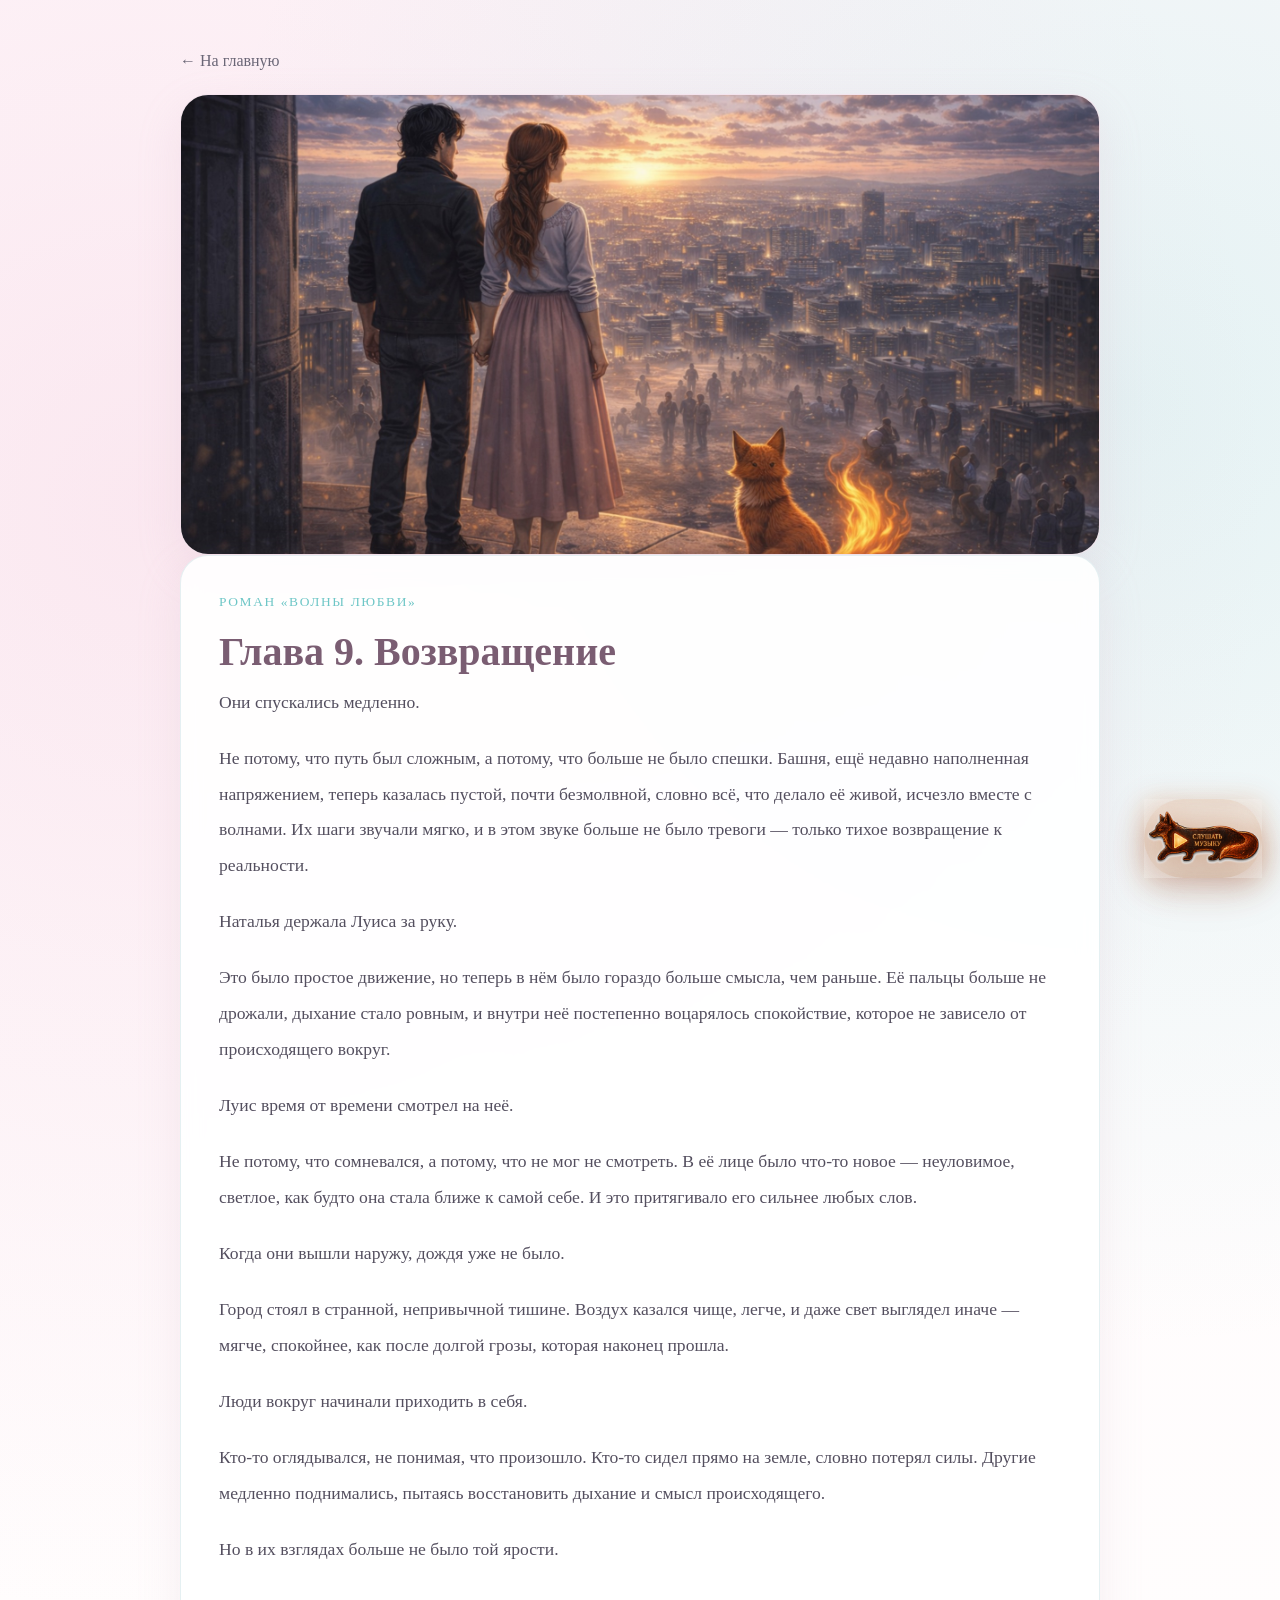
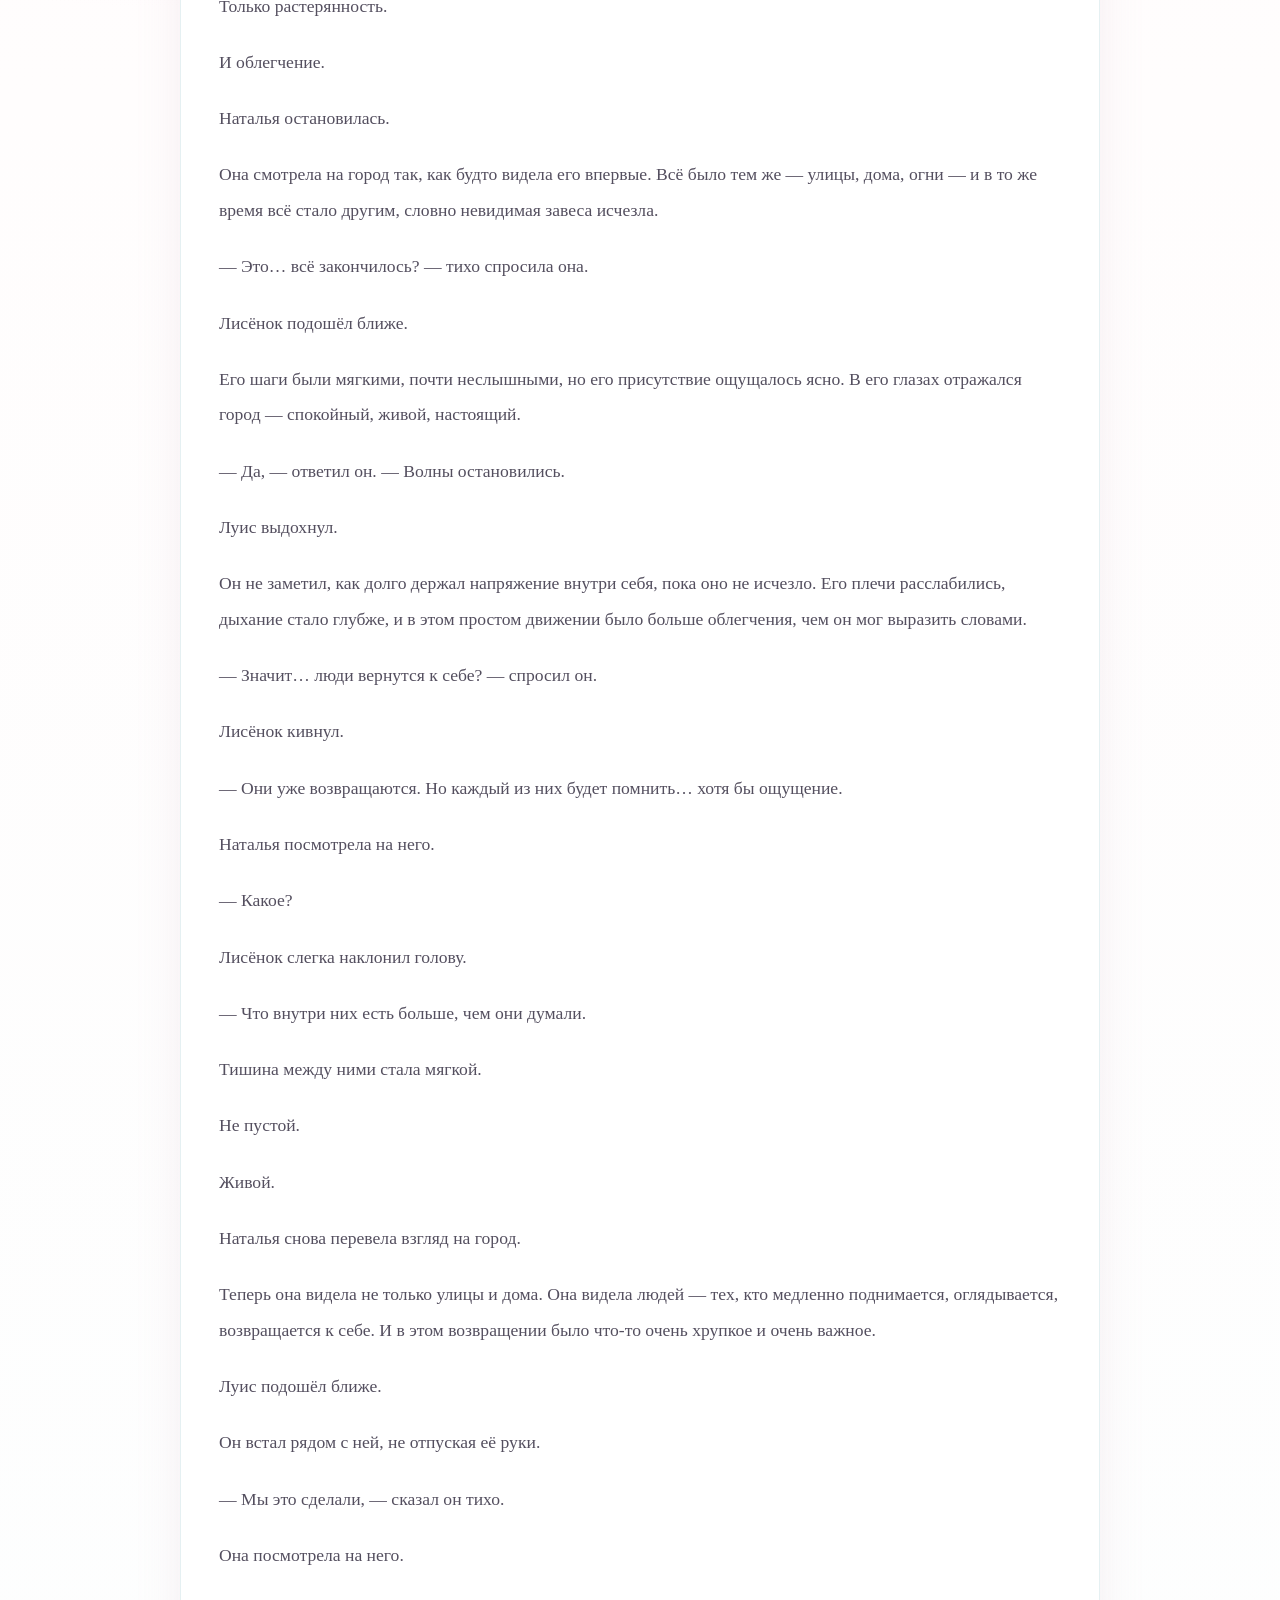
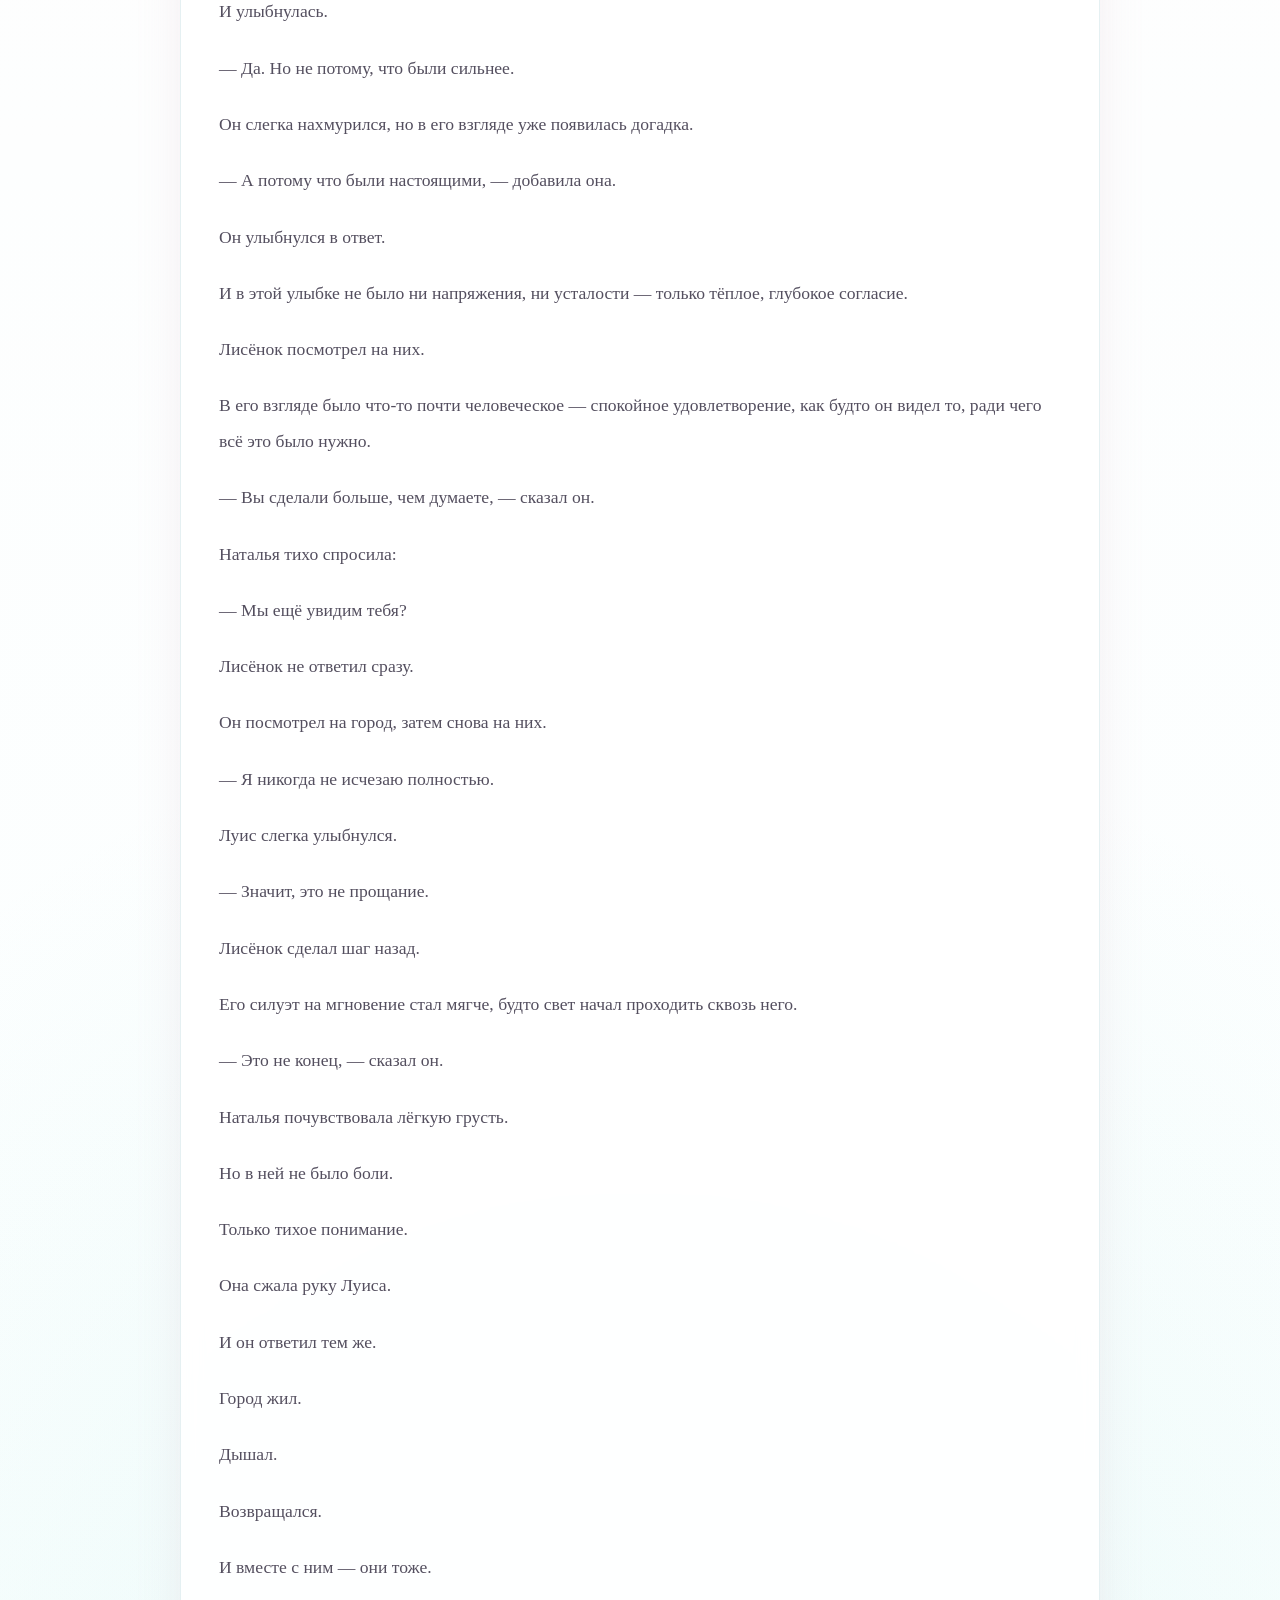
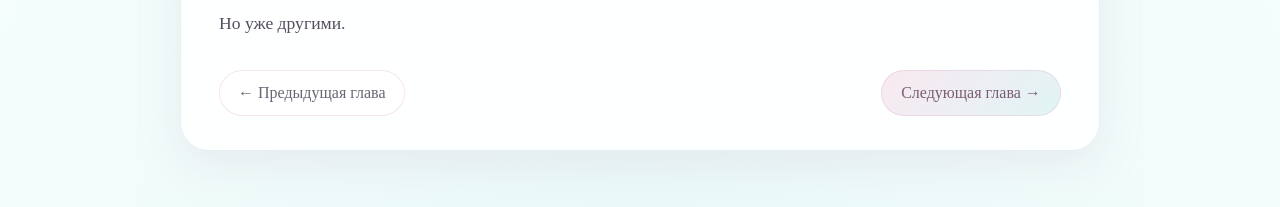
<file: chapters/chapter-09.html>
<!DOCTYPE html>
<html lang="ru">
<head>
  <meta charset="UTF-8">
  <meta name="viewport" content="width=device-width, initial-scale=1.0">
  <title>Глава IX. Возвращение — Волны любви</title>
  <link rel="stylesheet" href="../assets/css/styles.css">
</head>
<body>
  <div class="chapter-page">
    <div class="chapter-header"><a href="../index.html">← На главную</a></div>

    <article class="card chapter-hero">
      <img src="../assets/img/chapter-09.jpg" alt="Глава 9">
    </article>

    <article class="card chapter-body">
      <div class="lead">роман «Волны любви»</div>
      <h1>Глава 9. Возвращение</h1>

      <div class="chapter-text">
        <p>Они спускались медленно.</p>
        <p>Не потому, что путь был сложным, а потому, что больше не было спешки. Башня, ещё недавно наполненная напряжением, теперь казалась пустой, почти безмолвной, словно всё, что делало её живой, исчезло вместе с волнами. Их шаги звучали мягко, и в этом звуке больше не было тревоги — только тихое возвращение к реальности.</p>
        <p>Наталья держала Луиса за руку.</p>
        <p>Это было простое движение, но теперь в нём было гораздо больше смысла, чем раньше. Её пальцы больше не дрожали, дыхание стало ровным, и внутри неё постепенно воцарялось спокойствие, которое не зависело от происходящего вокруг.</p>
        <p>Луис время от времени смотрел на неё.</p>
        <p>Не потому, что сомневался, а потому, что не мог не смотреть. В её лице было что-то новое — неуловимое, светлое, как будто она стала ближе к самой себе. И это притягивало его сильнее любых слов.</p>
        <p>Когда они вышли наружу, дождя уже не было.</p>
        <p>Город стоял в странной, непривычной тишине. Воздух казался чище, легче, и даже свет выглядел иначе — мягче, спокойнее, как после долгой грозы, которая наконец прошла.</p>
        <p>Люди вокруг начинали приходить в себя.</p>
        <p>Кто-то оглядывался, не понимая, что произошло. Кто-то сидел прямо на земле, словно потерял силы. Другие медленно поднимались, пытаясь восстановить дыхание и смысл происходящего.</p>
        <p>Но в их взглядах больше не было той ярости.</p>
        <p>Только растерянность.</p>
        <p>И облегчение.</p>
        <p>Наталья остановилась.</p>
        <p>Она смотрела на город так, как будто видела его впервые. Всё было тем же — улицы, дома, огни — и в то же время всё стало другим, словно невидимая завеса исчезла.</p>
        <p>— Это… всё закончилось? — тихо спросила она.</p>
        <p>Лисёнок подошёл ближе.</p>
        <p>Его шаги были мягкими, почти неслышными, но его присутствие ощущалось ясно. В его глазах отражался город — спокойный, живой, настоящий.</p>
        <p>— Да, — ответил он. — Волны остановились.</p>
        <p>Луис выдохнул.</p>
        <p>Он не заметил, как долго держал напряжение внутри себя, пока оно не исчезло. Его плечи расслабились, дыхание стало глубже, и в этом простом движении было больше облегчения, чем он мог выразить словами.</p>
        <p>— Значит… люди вернутся к себе? — спросил он.</p>
        <p>Лисёнок кивнул.</p>
        <p>— Они уже возвращаются. Но каждый из них будет помнить… хотя бы ощущение.</p>
        <p>Наталья посмотрела на него.</p>
        <p>— Какое?</p>
        <p>Лисёнок слегка наклонил голову.</p>
        <p>— Что внутри них есть больше, чем они думали.</p>
        <p>Тишина между ними стала мягкой.</p>
        <p>Не пустой.</p>
        <p>Живой.</p>
        <p>Наталья снова перевела взгляд на город.</p>
        <p>Теперь она видела не только улицы и дома. Она видела людей — тех, кто медленно поднимается, оглядывается, возвращается к себе. И в этом возвращении было что-то очень хрупкое и очень важное.</p>
        <p>Луис подошёл ближе.</p>
        <p>Он встал рядом с ней, не отпуская её руки.</p>
        <p>— Мы это сделали, — сказал он тихо.</p>
        <p>Она посмотрела на него.</p>
        <p>И улыбнулась.</p>
        <p>— Да. Но не потому, что были сильнее.</p>
        <p>Он слегка нахмурился, но в его взгляде уже появилась догадка.</p>
        <p>— А потому что были настоящими, — добавила она.</p>
        <p>Он улыбнулся в ответ.</p>
        <p>И в этой улыбке не было ни напряжения, ни усталости — только тёплое, глубокое согласие.</p>
        <p>Лисёнок посмотрел на них.</p>
        <p>В его взгляде было что-то почти человеческое — спокойное удовлетворение, как будто он видел то, ради чего всё это было нужно.</p>
        <p>— Вы сделали больше, чем думаете, — сказал он.</p>
        <p>Наталья тихо спросила:</p>
        <p>— Мы ещё увидим тебя?</p>
        <p>Лисёнок не ответил сразу.</p>
        <p>Он посмотрел на город, затем снова на них.</p>
        <p>— Я никогда не исчезаю полностью.</p>
        <p>Луис слегка улыбнулся.</p>
        <p>— Значит, это не прощание.</p>
        <p>Лисёнок сделал шаг назад.</p>
        <p>Его силуэт на мгновение стал мягче, будто свет начал проходить сквозь него.</p>
        <p>— Это не конец, — сказал он.</p>
        <p>Наталья почувствовала лёгкую грусть.</p>
        <p>Но в ней не было боли.</p>
        <p>Только тихое понимание.</p>
        <p>Она сжала руку Луиса.</p>
        <p>И он ответил тем же.</p>
        <p>Город жил.</p>
        <p>Дышал.</p>
        <p>Возвращался.</p>
        <p>И вместе с ним — они тоже.</p>
        <p>Но уже другими.</p>
      </div>

      <div class="chapter-nav">
        <a class="button secondary" href="chapter-08.html">← Предыдущая глава</a>
        <a class="button primary" href="chapter-10.html">Следующая глава →</a>
      </div>

    </article>
  </div>

  <div class="music-launcher">
    <button id="openSoundBtn" class="music-open-btn" type="button" aria-label="Послушать музыку">
      <img src="../assets/img/fox-play.png" alt="Слушать музыку">
    </button>
  </div>

  <canvas id="globalSpectrumCanvas" class="global-spectrum-canvas" aria-hidden="true"></canvas>

  <div id="soundModal" class="sound-modal" aria-hidden="true">
    <div class="sound-modal-backdrop"></div>
    <div id="soundModalCard" class="sound-modal-card">
      <div id="soundModalDrag" class="sound-modal-top">
        <div class="sound-modal-title">Саундтрек «Волны любви»</div>
        <button id="closeSoundBtn" class="sound-close" type="button" aria-label="Закрыть">×</button>
      </div>
      <div class="sound-controls">
        <div class="playlist-block">
          <audio id="soundtrack" controls preload="metadata"></audio>
          <div class="playlist-ui">
            <div class="playlist-label">Список воспроизведения</div>
            <div class="playlist-items" id="playlistItems">
              <button class="playlist-item active" type="button" data-src="../assets/audio/prikosnovenie-istiny.mp3">Прикосновение истины</button>
              <button class="playlist-item" type="button" data-src="../assets/audio/soundtrack.mp3" data-fallback="../assets/audio/soundtrack.wav">Волны любви</button>
              <button class="playlist-item" type="button" data-src="../assets/audio/la-lluvia.mp3">Дождь</button>
            </div>
          </div>
          <canvas id="spectrumCanvas" aria-hidden="true"></canvas>
        </div>
        <p class="sound-hint">Нажмите на лиса, чтобы открыть музыку. При закрытии списка воспроизведение остановится.</p>
      </div>
    </div>
  </div>

  <script src="../assets/js/waves-player.js"></script>

</body>
</html>
</file>
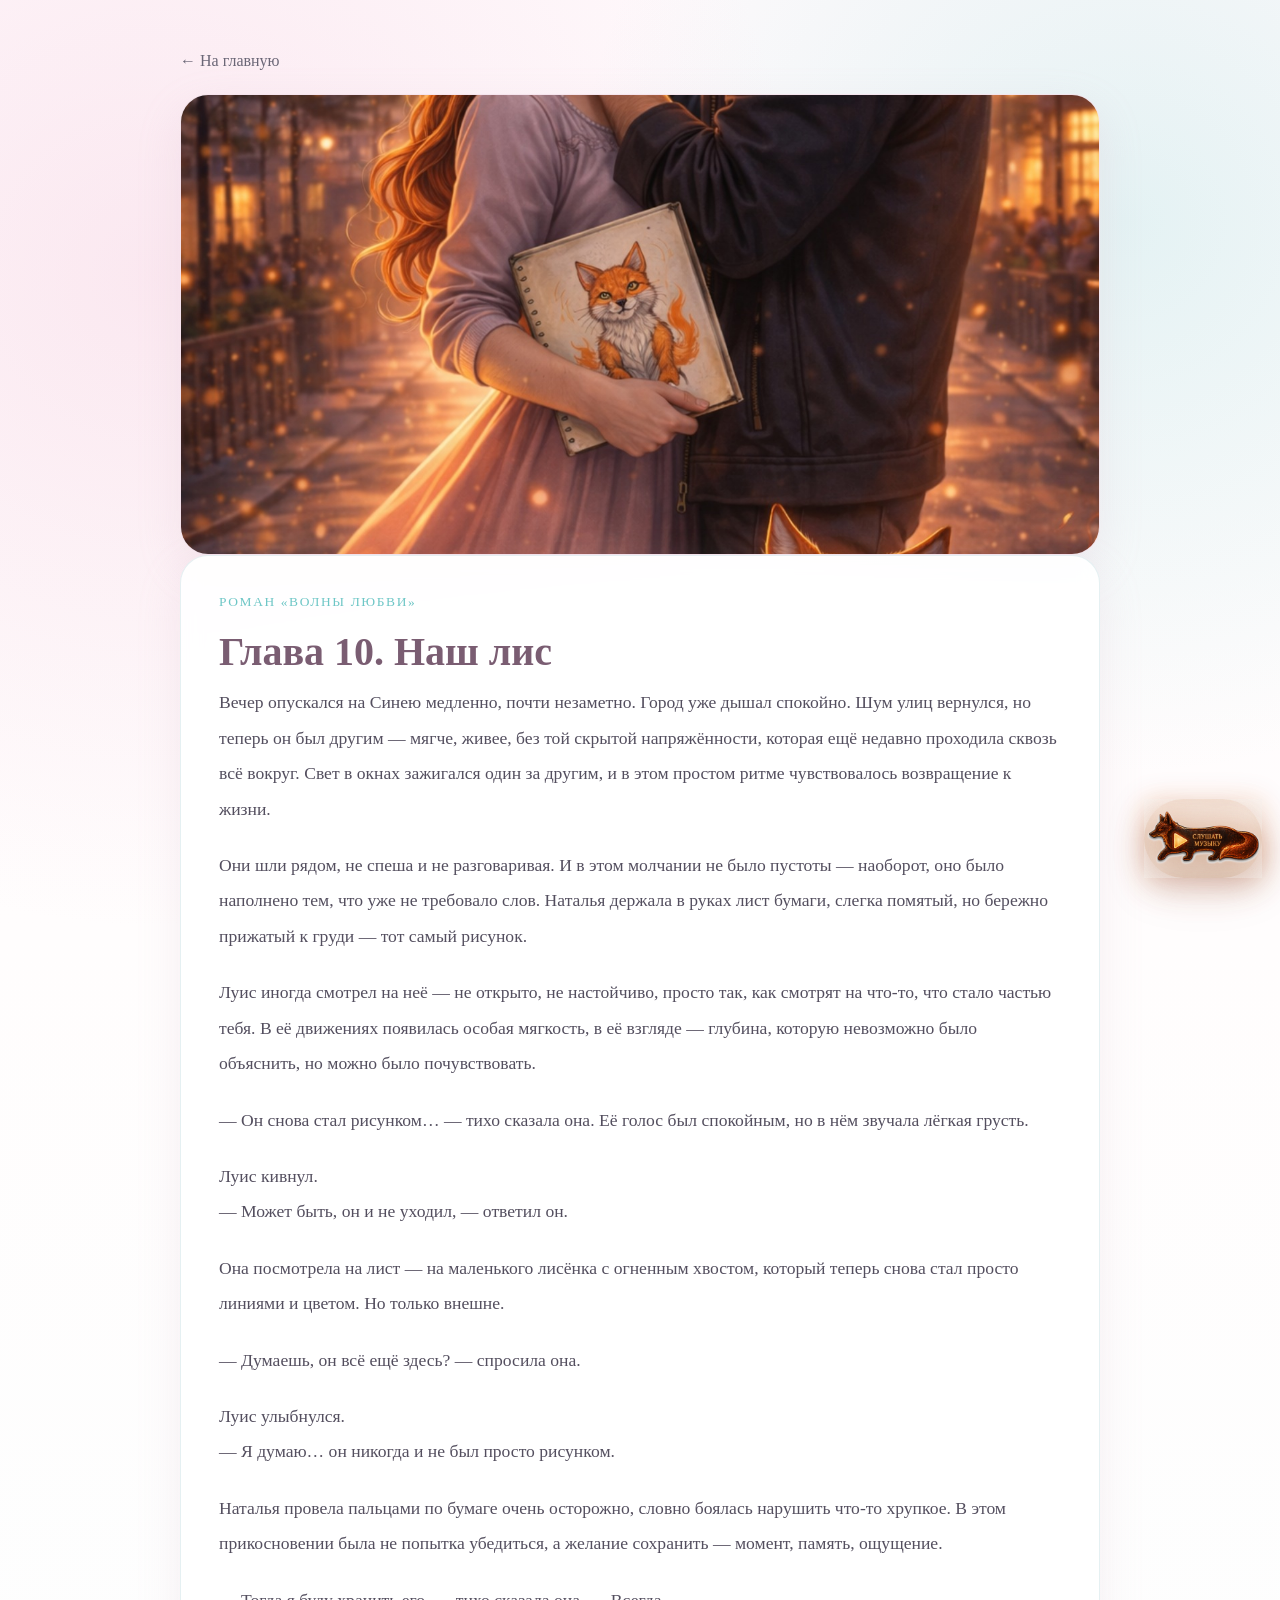
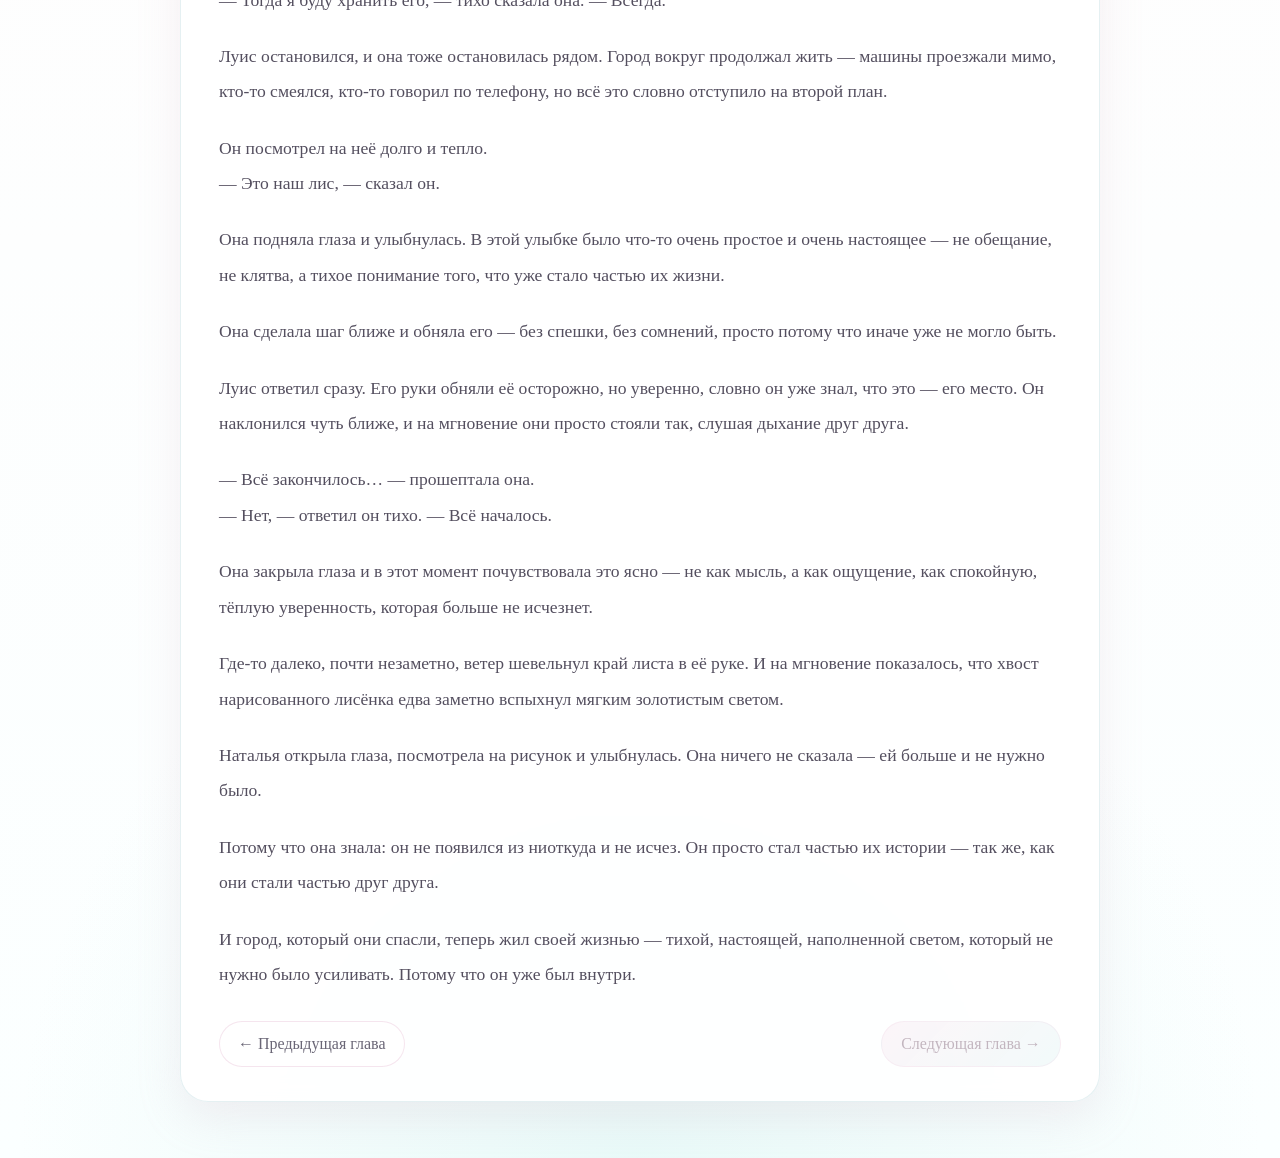
<file: chapters/chapter-10.html>
<!DOCTYPE html>
<html lang="ru">
<head>
  <meta charset="UTF-8">
  <meta name="viewport" content="width=device-width, initial-scale=1.0">
  <title>Глава X. Наш лис — Волны любви</title>
  <link rel="stylesheet" href="../assets/css/styles.css">
</head>
<body>

  <div class="chapter-page">
    <div class="chapter-header">
      <a href="../index.html">← На главную</a>
    </div>

    <article class="card chapter-hero">
      <img src="../assets/img/chapter-10.jpg" alt="Глава 10">
    </article>

    <article class="card chapter-body">
      <div class="lead">роман «Волны любви»</div>
      <h1>Глава 10. Наш лис</h1>

      <div class="chapter-text">
        <p>Вечер опускался на Синею медленно, почти незаметно. Город уже дышал спокойно. Шум улиц вернулся, но теперь он был другим — мягче, живее, без той скрытой напряжённости, которая ещё недавно проходила сквозь всё вокруг. Свет в окнах зажигался один за другим, и в этом простом ритме чувствовалось возвращение к жизни.</p>

        <p>Они шли рядом, не спеша и не разговаривая. И в этом молчании не было пустоты — наоборот, оно было наполнено тем, что уже не требовало слов. Наталья держала в руках лист бумаги, слегка помятый, но бережно прижатый к груди — тот самый рисунок.</p>

        <p>Луис иногда смотрел на неё — не открыто, не настойчиво, просто так, как смотрят на что-то, что стало частью тебя. В её движениях появилась особая мягкость, в её взгляде — глубина, которую невозможно было объяснить, но можно было почувствовать.</p>

        <p>— Он снова стал рисунком… — тихо сказала она. Её голос был спокойным, но в нём звучала лёгкая грусть.</p>

        <p>Луис кивнул.<br>
        — Может быть, он и не уходил, — ответил он.</p>

        <p>Она посмотрела на лист — на маленького лисёнка с огненным хвостом, который теперь снова стал просто линиями и цветом. Но только внешне.</p>

        <p>— Думаешь, он всё ещё здесь? — спросила она.</p>

        <p>Луис улыбнулся.<br>
        — Я думаю… он никогда и не был просто рисунком.</p>

        <p>Наталья провела пальцами по бумаге очень осторожно, словно боялась нарушить что-то хрупкое. В этом прикосновении была не попытка убедиться, а желание сохранить — момент, память, ощущение.</p>

        <p>— Тогда я буду хранить его, — тихо сказала она. — Всегда.</p>

        <p>Луис остановился, и она тоже остановилась рядом. Город вокруг продолжал жить — машины проезжали мимо, кто-то смеялся, кто-то говорил по телефону, но всё это словно отступило на второй план.</p>

        <p>Он посмотрел на неё долго и тепло.<br>
        — Это наш лис, — сказал он.</p>

        <p>Она подняла глаза и улыбнулась. В этой улыбке было что-то очень простое и очень настоящее — не обещание, не клятва, а тихое понимание того, что уже стало частью их жизни.</p>

        <p>Она сделала шаг ближе и обняла его — без спешки, без сомнений, просто потому что иначе уже не могло быть.</p>

        <p>Луис ответил сразу. Его руки обняли её осторожно, но уверенно, словно он уже знал, что это — его место. Он наклонился чуть ближе, и на мгновение они просто стояли так, слушая дыхание друг друга.</p>

        <p>— Всё закончилось… — прошептала она.<br>
        — Нет, — ответил он тихо. — Всё началось.</p>

        <p>Она закрыла глаза и в этот момент почувствовала это ясно — не как мысль, а как ощущение, как спокойную, тёплую уверенность, которая больше не исчезнет.</p>

        <p>Где-то далеко, почти незаметно, ветер шевельнул край листа в её руке. И на мгновение показалось, что хвост нарисованного лисёнка едва заметно вспыхнул мягким золотистым светом.</p>

        <p>Наталья открыла глаза, посмотрела на рисунок и улыбнулась. Она ничего не сказала — ей больше и не нужно было.</p>

        <p>Потому что она знала: он не появился из ниоткуда и не исчез. Он просто стал частью их истории — так же, как они стали частью друг друга.</p>

        <p>И город, который они спасли, теперь жил своей жизнью — тихой, настоящей, наполненной светом, который не нужно было усиливать. Потому что он уже был внутри.</p>
      </div>

      <div class="chapter-nav">
        <a class="button secondary" href="chapter-09.html">← Предыдущая глава</a>
        <span class="button primary disabled">Следующая глава →</span>
      </div>
    </article>
  </div>

  <div class="music-launcher">
    <button id="openSoundBtn" class="music-open-btn" type="button" aria-label="Послушать музыку">
      <img src="../assets/img/fox-play.png" alt="Слушать музыку">
    </button>
  </div>

  <canvas id="globalSpectrumCanvas" class="global-spectrum-canvas" aria-hidden="true"></canvas>

  <div id="soundModal" class="sound-modal" aria-hidden="true">
    <div class="sound-modal-backdrop"></div>
    <div id="soundModalCard" class="sound-modal-card">
      <div id="soundModalDrag" class="sound-modal-top">
        <div class="sound-modal-title">Саундтрек «Волны любви»</div>
        <button id="closeSoundBtn" class="sound-close" type="button" aria-label="Закрыть">×</button>
      </div>
      <div class="sound-controls">
        <div class="playlist-block">
          <audio id="soundtrack" controls preload="metadata"></audio>
          <div class="playlist-ui">
            <div class="playlist-label">Список воспроизведения</div>
            <div class="playlist-items" id="playlistItems">
              <button class="playlist-item active" type="button" data-src="../assets/audio/prikosnovenie-istiny.mp3">Прикосновение истины</button>
              <button class="playlist-item" type="button" data-src="../assets/audio/soundtrack.mp3" data-fallback="../assets/audio/soundtrack.wav">Волны любви</button>
              <button class="playlist-item" type="button" data-src="../assets/audio/la-lluvia.mp3">Дождь</button>
            </div>
          </div>
          <canvas id="spectrumCanvas" aria-hidden="true"></canvas>
        </div>
        <p class="sound-hint">Нажмите на лиса, чтобы открыть музыку. При закрытии списка воспроизведение остановится.</p>
      </div>
    </div>
  </div>

  <script src="../assets/js/waves-player.js"></script>

</body>
</html>
</file>
<file: assets/css/styles.css>
:root{
  --bg:#fff8fb;
  --bg-2:#fdfcff;
  --panel:rgba(255, 255, 255, 0.82);
  --panel-strong:rgba(255,255,255,0.92);
  --line:rgba(109, 173, 185, 0.18);
  --line-strong:rgba(212, 146, 182, 0.24);
  --text:#4e4a58;
  --text-soft:#6a6676;
  --heading:#7a5d72;
  --accent:#78cfd0;
  --accent-2:#eba4c4;
  --accent-3:#b9ece7;
  --shadow:0 16px 44px rgba(204, 168, 188, .18);
}
*{box-sizing:border-box}
html{scroll-behavior:smooth}
body{
  margin:0;
  font-family: Georgia, "Times New Roman", serif;
  color:var(--text);
  background:
    radial-gradient(circle at 12% 10%, rgba(235,164,196,.22), transparent 24%),
    radial-gradient(circle at 88% 8%, rgba(120,207,208,.20), transparent 20%),
    radial-gradient(circle at 50% 100%, rgba(185,236,231,.28), transparent 22%),
    linear-gradient(180deg, #fffafc 0%, #fffdfd 34%, #fbffff 100%);
  min-height:100vh;
}
a{color:inherit}
.site-shell{width:min(1180px, calc(100% - 40px)); margin:0 auto}
.hero{padding:32px 0 18px}
.topbar{
  display:flex; gap:16px; align-items:center; justify-content:space-between;
  padding:12px 0 22px;
}
.brand{
  letter-spacing:.14em; text-transform:uppercase; font-size:.82rem; color:var(--text-soft)
}
.nav{display:flex; gap:14px; flex-wrap:wrap}
.nav a{
  text-decoration:none;
  color:var(--text-soft);
  font-size:.96rem;
  padding:10px 14px;
  border:1px solid transparent;
  border-radius:999px;
  transition:.18s ease;
}
.nav a:hover{
  border-color:var(--line-strong);
  color:var(--heading);
  background:rgba(255,255,255,.6)
}
.hero-grid{
  display:grid;
  grid-template-columns:1.08fr .92fr;
  gap:28px;
  align-items:stretch;
}
.card{
  background:var(--panel);
  border:1px solid var(--line);
  border-radius:28px;
  box-shadow:var(--shadow);
  backdrop-filter: blur(10px);
}
.hero-copy{
  padding:44px;
  background:
    linear-gradient(180deg, rgba(255,255,255,.82), rgba(255,255,255,.74)),
    linear-gradient(135deg, rgba(235,164,196,.08), rgba(120,207,208,.08));
}
.hero-copy h1{
  font-size:clamp(2.5rem, 5vw, 4.8rem);
  line-height:1.04;
  margin:0 0 18px;
  font-weight:600;
  color:var(--heading);
}
.hero-copy p{
  font-size:1.1rem;
  line-height:1.82;
  color:var(--text-soft);
  margin:0 0 26px;
  max-width:62ch;
}
.hero-actions{display:flex; gap:12px; flex-wrap:wrap}
.button{
  display:inline-flex;
  align-items:center;
  justify-content:center;
  text-decoration:none;
  padding:13px 18px;
  border-radius:999px;
  border:1px solid var(--line-strong);
  transition:.18s ease;
}
.button.primary{
  background:linear-gradient(135deg, rgba(235,164,196,.24), rgba(120,207,208,.22));
  color:var(--heading);
}
.button.secondary{
  color:var(--text-soft);
  background:rgba(255,255,255,.65);
}
.button:hover{
  transform:translateY(-1px);
  box-shadow:0 10px 24px rgba(204,168,188,.18);
}
.cover-card{
  overflow:hidden;
  position:relative;
  border-color:var(--line-strong);
}
.cover-card img{
  display:block;
  width:100%;
  height:100%;
  object-fit:cover;
  min-height:460px;
}
.cover-card::after{
  content:"";
  position:absolute;
  inset:0;
  background:
    linear-gradient(180deg, rgba(255,255,255,.03) 0%, rgba(255,255,255,0) 32%, rgba(122,93,114,.14) 100%);
}
.section{padding:22px 0}
.section-grid{
  display:grid;
  grid-template-columns:1fr 1fr;
  gap:28px;
}
.panel{
  padding:30px;
  background:
    linear-gradient(180deg, rgba(255,255,255,.88), rgba(255,255,255,.78)),
    linear-gradient(135deg, rgba(235,164,196,.05), rgba(120,207,208,.05));
}
.panel h2{
  margin:0 0 14px;
  font-size:1.9rem;
  font-weight:600;
  color:var(--heading);
}
.panel p, .panel li{
  line-height:1.86;
  color:var(--text-soft);
  font-size:1.04rem;
}
.author-card{
  display:grid;
  grid-template-columns:250px 1fr;
  gap:26px;
  align-items:center;
}
.author-photo{
  overflow:hidden;
  border-radius:24px;
  border:1px solid var(--line-strong);
  min-height:340px;
  background:#fdf8fb;
}
.author-photo img{
  display:block;
  width:100%;
  height:100%;
  object-fit:cover;
}
.meta{
  display:grid;
  grid-template-columns:repeat(2, minmax(0,1fr));
  gap:12px;
  margin-top:22px
}
.meta div{
  padding:14px 16px;
  border:1px solid var(--line);
  border-radius:18px;
  background:rgba(255,255,255,.72)
}
.meta strong{
  display:block;
  margin-bottom:4px;
  color:var(--heading);
}
.chapter-grid{
  display:grid;
  grid-template-columns:repeat(2, minmax(0,1fr));
  gap:20px
}
.chapter-card{
  padding:22px;
  text-decoration:none;
  display:flex;
  flex-direction:column;
  gap:14px;
  transition:.18s ease;
}
.chapter-card:hover{
  transform:translateY(-2px);
  box-shadow:0 16px 36px rgba(204,168,188,.2);
}
.chapter-thumb{
  overflow:hidden;
  border-radius:18px;
  border:1px solid var(--line);
  background:#fffafd;
  aspect-ratio:16/10;
}
.chapter-thumb img{
  width:100%;
  height:100%;
  object-fit:cover;
  display:block;
}
.chapter-status{
  font-size:.82rem;
  color:#64bfc1;
  text-transform:uppercase;
  letter-spacing:.12em;
}
.chapter-card h3{
  margin:0;
  font-size:1.4rem;
  color:var(--heading);
}
.chapter-card p{margin:0; color:var(--text-soft)}
.glossary-list{
  display:grid;
  grid-template-columns:1fr;
  gap:12px;
  margin:0;
  padding:0;
  list-style:none
}
.glossary-list li{
  padding:16px 18px;
  border:1px solid var(--line);
  border-radius:18px;
  background:rgba(255,255,255,.7)
}
.glossary-list strong{
  display:block;
  margin-bottom:5px;
  color:var(--heading)
}
.footer{
  padding:26px 0 48px;
  color:var(--text-soft);
  font-size:.95rem
}
.chapter-page{
  width:min(920px, calc(100% - 40px));
  margin:0 auto;
  padding:34px 0 56px
}
.chapter-header{
  padding:18px 0 24px
}
.chapter-header a{
  text-decoration:none;
  color:var(--text-soft)
}
.chapter-hero{
  overflow:hidden;
  border-color:var(--line-strong);
}
.chapter-hero img{
  display:block;
  width:100%;
  aspect-ratio:16/8;
  object-fit:cover
}
.chapter-body{
  padding:38px 38px 34px;
  background:var(--panel-strong);
}
.chapter-body h1{
  margin:0 0 10px;
  font-size:2.5rem;
  color:var(--heading)
}
.chapter-body .lead{
  color:#6ec6c6;
  letter-spacing:.12em;
  text-transform:uppercase;
  font-size:.84rem;
  margin-bottom:18px
}
.chapter-text p{
  margin:0 0 1.18em;
  line-height:2.02;
  font-size:1.1rem;
  color:#544f5f;
}
.note{
  padding:18px 20px;
  border-radius:18px;
  border:1px dashed var(--line-strong);
  color:var(--text-soft);
  background:rgba(255,255,255,.62)
}
em{color:#8a6f84}
@media (max-width: 920px){
  .hero-grid,.section-grid,.author-card,.chapter-grid{grid-template-columns:1fr}
  .cover-card img{min-height:340px}
  .author-photo{min-height:260px}
  .hero-copy{padding:28px}
  .panel{padding:22px}
}



.music-player{
  position:fixed;
  right:18px;
  bottom:18px;
  z-index:999;
  display:flex;
  align-items:center;
  gap:10px;
  padding:10px 12px;
  border-radius:999px;
  background:rgba(255,255,255,.72);
  border:1px solid var(--line-strong);
  box-shadow:0 14px 30px rgba(204,168,188,.18);
  backdrop-filter: blur(10px);
}
.music-toggle{
  border:none;
  background:linear-gradient(135deg, rgba(235,164,196,.26), rgba(120,207,208,.22));
  color:var(--heading);
  padding:9px 14px;
  border-radius:999px;
  font:inherit;
  font-size:.95rem;
  cursor:pointer;
}
.music-toggle:hover{
  transform:translateY(-1px);
}


.music-launcher{
  position:fixed !important;
  right:14px !important;
  bottom:14px !important;
  z-index:999 !important;
}
.music-open-btn{
  border:none !important;
  background:rgba(255,255,255,.86) !important;
  color:var(--heading) !important;
  padding:8px 11px !important;
  border-radius:999px !important;
  font:inherit !important;
  font-size:.80rem !important;
  line-height:1.12 !important;
  cursor:pointer !important;
  box-shadow:0 10px 22px rgba(204,168,188,.14) !important;
  border:1px solid var(--line-strong) !important;
  backdrop-filter: blur(10px) !important;
  max-width:120px !important;
  white-space:normal !important;
}
.music-open-btn:hover{transform:translateY(-1px)}
.sound-modal{
  position:fixed !important;
  inset:auto !important;
  display:none !important;
  z-index:1200 !important;
}
.sound-modal.active{display:block !important}
.sound-modal-backdrop{display:none !important}
.sound-modal-card{
  position:fixed !important;
  right:14px !important;
  bottom:54px !important;
  width:min(340px, calc(100vw - 24px)) !important;
  border-radius:20px !important;
  background:rgba(255,255,255,.96) !important;
  border:1px solid var(--line-strong) !important;
  box-shadow:0 24px 60px rgba(204,168,188,.24) !important;
  padding:14px !important;
  z-index:1201 !important;
}
.sound-modal-top{
  display:flex !important;
  align-items:center !important;
  justify-content:space-between !important;
  gap:10px !important;
  margin-bottom:10px !important;
  cursor:move !important;
  user-select:none !important;
}
.sound-modal-title{
  color:var(--heading) !important;
  font-size:.92rem !important;
  line-height:1.28 !important;
}
.sound-close{
  border:none !important;
  background:rgba(120,207,208,.14) !important;
  color:var(--heading) !important;
  width:32px !important;
  height:32px !important;
  border-radius:999px !important;
  cursor:pointer !important;
  font-size:1rem !important;
  flex:0 0 auto !important;
}
.sound-controls{
  display:flex !important;
  flex-direction:column !important;
  gap:10px !important;
}
.sound-controls audio{
  width:100% !important;
  height:34px !important;
}
.spectrum-wrap{
  border-radius:14px !important;
  overflow:hidden !important;
  border:1px solid rgba(120,207,208,.22) !important;
  background:
    radial-gradient(circle at 30% 20%, rgba(120,207,208,.16), transparent 34%),
    linear-gradient(180deg, rgba(122,93,114,.05), rgba(120,207,208,.05)),
    rgba(255,255,255,.72) !important;
}
.spectrum-canvas{
  display:block !important;
  width:100% !important;
  height:86px !important;
}
.sound-hint{
  margin:0 !important;
  color:var(--text-soft) !important;
  font-size:.80rem !important;
  line-height:1.35 !important;
}
@media (max-width:700px){
  .music-open-btn{
    max-width:96px !important;
    font-size:.76rem !important;
    padding:7px 9px !important;
  }
  .sound-modal-card{
    width:min(300px, calc(100vw - 18px)) !important;
    right:9px !important;
    bottom:50px !important;
    padding:13px !important;
  }
  .spectrum-canvas{height:74px !important}
}


/* --- cleanup / polish --- */
.hero-copy {
  position: relative;
  overflow: hidden;
}

.hero-copy::after {
  content: "";
  position: absolute;
  inset: auto -60px -60px auto;
  width: 180px;
  height: 180px;
  border-radius: 999px;
  background: radial-gradient(circle, rgba(144,120,255,0.10), rgba(144,120,255,0.00) 70%);
  pointer-events: none;
}

.hero-note {
  margin-top: 1rem;
  color: rgba(235, 235, 245, 0.78);
  font-size: 0.98rem;
  line-height: 1.55;
}

.hero-actions {
  flex-wrap: wrap;
}

.chapter-grid .chapter-card {
  min-height: 100%;
}

.chapter-thumb img {
  display: block;
}



.playlist-block{
  display:flex;
  flex-direction:column;
  gap:12px;
}

.playlist-ui{
  display:flex;
  flex-direction:column;
  gap:10px;
}

.playlist-label{
  font-size:0.92rem;
  color:rgba(239,239,248,0.78);
}

.playlist-items{
  display:flex;
  flex-direction:column;
  gap:8px;
  max-height:180px;
  overflow:auto;
}

.playlist-item{
  width:100%;
  text-align:left;
  border:1px solid rgba(255,255,255,0.12);
  background:rgba(255,255,255,0.05);
  color:#f8f5fb;
  border-radius:14px;
  padding:10px 12px;
  cursor:pointer;
  transition:transform .18s ease, border-color .18s ease, background .18s ease;
}

.playlist-item:hover{
  transform:translateY(-1px);
  border-color:rgba(120,207,208,0.45);
  background:rgba(120,207,208,0.10);
}

.playlist-item.active{
  border-color:rgba(120,207,208,0.65);
  background:rgba(120,207,208,0.18);
}


/* --- improved draggable player --- */
.sound-modal-card{
  width:min(390px, calc(100vw - 20px)) !important;
  background:rgba(255, 250, 252, 0.985) !important;
  color:#3e3340 !important;
  box-shadow:0 24px 70px rgba(114, 87, 102, 0.24) !important;
}

.sound-modal-top{
  display:flex !important;
  align-items:center !important;
  justify-content:space-between !important;
  gap:12px !important;
  padding-bottom:10px !important;
  margin-bottom:12px !important;
  border-bottom:1px solid rgba(117, 99, 110, 0.16) !important;
  cursor:move !important;
  user-select:none !important;
  -webkit-user-select:none !important;
}

.sound-modal-title{
  color:#4e3e4c !important;
  font-size:1rem !important;
  font-weight:700 !important;
  line-height:1.35 !important;
}

.sound-controls{
  color:#564858 !important;
}

.sound-close{
  font-size:1.2rem !important;
  font-weight:700 !important;
  color:#5b4b59 !important;
  background:rgba(255,255,255,0.78) !important;
  border:1px solid rgba(117, 99, 110, 0.16) !important;
}

.playlist-label{
  color:#584759 !important;
  font-size:0.98rem !important;
  font-weight:700 !important;
}

.playlist-item{
  color:#4e3e4c !important;
  background:rgba(255,255,255,0.92) !important;
  border:1px solid rgba(117, 99, 110, 0.18) !important;
  font-size:0.96rem !important;
  line-height:1.35 !important;
  font-weight:600 !important;
}

.playlist-item.active{
  background:rgba(120,207,208,0.18) !important;
  color:#2d4750 !important;
  border-color:rgba(89, 171, 173, 0.72) !important;
}

.sound-hint{
  color:#625464 !important;
  font-size:0.9rem !important;
  line-height:1.42 !important;
  margin:10px 2px 0 !important;
}

.music-open-btn{
  max-width:none !important;
  font-size:0.9rem !important;
  font-weight:700 !important;
  color:#4f3f4c !important;
}

.sound-controls audio{
  width:100% !important;
}

@media (max-width: 640px){
  .sound-modal-card{
    width:min(94vw, 390px) !important;
  }
}



.chapter-nav{
  display:flex;
  justify-content:space-between;
  gap:14px;
  margin-top:28px;
  flex-wrap:wrap;
}

.chapter-nav .button{
  min-width:180px;
  text-align:center;
}

.chapter-nav .button.disabled{
  opacity:0.45;
  pointer-events:none;
}

@media (max-width: 640px){
  .chapter-nav{
    flex-direction:column;
  }
  .chapter-nav .button{
    width:100%;
  }
}


.hero-note{
  color:#d9822b !important;
}

.quiz-grid{
  display:grid;
  gap:18px;
}

.quiz-question{
  padding:20px;
  border-radius:22px;
  background:rgba(255,255,255,0.72);
  border:1px solid rgba(196, 173, 184, 0.35);
  box-shadow:0 10px 30px rgba(112, 92, 103, 0.08);
}

.quiz-question h3{
  margin:0 0 10px;
  color:#5a4454;
  font-size:1.05rem;
}

.quiz-question p{
  margin:0 0 14px;
}

.quiz-options{
  display:grid;
  gap:10px;
}

.quiz-option{
  width:100%;
  text-align:left;
  border:1px solid rgba(130, 111, 122, 0.18);
  background:#fff;
  color:#4d3d49;
  border-radius:14px;
  padding:12px 14px;
  cursor:pointer;
  font:inherit;
  transition:background .18s ease, border-color .18s ease, transform .18s ease;
}

.quiz-option:hover{
  transform:translateY(-1px);
  border-color:rgba(217,130,43,0.45);
}

.quiz-option.correct{
  background:rgba(119, 193, 125, 0.18);
  border-color:rgba(76, 145, 87, 0.6);
}

.quiz-option.wrong{
  background:rgba(232, 121, 121, 0.14);
  border-color:rgba(193, 78, 78, 0.55);
}

.quiz-feedback{
  margin-top:12px;
  font-weight:700;
  min-height:1.2em;
}

.quiz-feedback.ok{
  color:#3f7d48;
}

.quiz-feedback.bad{
  color:#b24f57;
}

.quiz-actions{
  display:flex;
  gap:12px;
  flex-wrap:wrap;
  margin-top:28px;
}

/* === Волны любви: лисий музыкальный плеер v2 === */
.music-launcher{position:fixed!important;right:18px!important;bottom:18px!important;z-index:9990!important;width:156px!important;max-width:36vw!important;pointer-events:auto!important}.music-open-btn{width:100%!important;aspect-ratio:2.75/1!important;border:0!important;padding:0!important;margin:0!important;cursor:pointer!important;color:transparent!important;font-size:0!important;text-indent:-9999px!important;background:transparent url('../img/music-fox-button-transparent.png') center/contain no-repeat!important;filter:drop-shadow(0 0 10px rgba(255,126,29,.58)) drop-shadow(0 10px 18px rgba(19,10,8,.32))!important;transition:transform .2s ease,filter .2s ease!important}.music-open-btn:hover{transform:translateY(-2px) scale(1.035)!important;filter:drop-shadow(0 0 16px rgba(255,154,42,.88)) drop-shadow(0 12px 24px rgba(19,10,8,.38))!important}.sound-modal{position:fixed!important;inset:0!important;z-index:9991!important;pointer-events:none!important;opacity:0!important;transition:opacity .22s ease!important}.sound-modal.active{opacity:1!important;pointer-events:auto!important}.sound-modal-backdrop{position:absolute!important;inset:0!important;background:radial-gradient(circle at 80% 90%,rgba(255,112,31,.16),transparent 38%),rgba(11,8,10,.16)!important;backdrop-filter:blur(2px)!important}.sound-modal-card{position:fixed!important;right:22px!important;bottom:92px!important;left:auto;top:auto;width:min(390px,calc(100vw - 28px))!important;border-radius:24px!important;padding:14px!important;overflow:hidden!important;color:#ffe8b5!important;background:radial-gradient(circle at 20% 10%,rgba(255,164,48,.26),transparent 32%),linear-gradient(145deg,rgba(41,16,8,.97),rgba(15,9,10,.985) 58%,rgba(45,14,7,.97))!important;border:1px solid rgba(255,169,63,.54)!important;box-shadow:0 24px 74px rgba(21,7,4,.55),0 0 34px rgba(255,102,22,.18)!important}.sound-modal-card:before{content:"";position:absolute;inset:7px;border-radius:19px;border:1px solid rgba(255,190,91,.20);pointer-events:none}.sound-modal-top{position:relative!important;display:flex!important;align-items:center!important;justify-content:space-between!important;gap:12px!important;padding:4px 4px 12px!important;margin:0 0 12px!important;border-bottom:1px solid rgba(255,172,59,.32)!important;cursor:move!important;user-select:none!important;-webkit-user-select:none!important}.sound-modal-title{color:#ffe5aa!important;font-size:1rem!important;font-weight:800!important;line-height:1.32!important;letter-spacing:.01em!important;text-shadow:0 0 14px rgba(255,130,35,.42)!important}.sound-close{width:36px!important;height:36px!important;border-radius:12px!important;border:1px solid rgba(255,177,64,.46)!important;background:rgba(38,14,8,.68)!important;color:#ffd780!important;font-size:1.35rem!important;font-weight:800!important;cursor:pointer!important;box-shadow:inset 0 0 16px rgba(255,121,24,.12)!important}.sound-controls{position:relative!important;color:#ffe8bd!important}.sound-controls audio{width:100%!important;height:38px!important;filter:sepia(.25) saturate(1.1)!important}.playlist-block{display:flex!important;flex-direction:column!important;gap:12px!important}.playlist-ui{display:flex!important;flex-direction:column!important;gap:9px!important}.playlist-label{color:#ffd88d!important;font-size:.98rem!important;font-weight:800!important;text-transform:uppercase!important;letter-spacing:.08em!important}.playlist-items{display:flex!important;flex-direction:column!important;gap:8px!important;max-height:230px!important;overflow:auto!important;padding-right:3px!important}.playlist-item{position:relative!important;width:100%!important;text-align:left!important;border:1px solid rgba(255,169,63,.26)!important;background:linear-gradient(90deg,rgba(255,144,31,.12),rgba(255,226,163,.035))!important;color:#ffe9ba!important;border-radius:15px!important;padding:11px 38px 11px 39px!important;cursor:pointer!important;font-size:.96rem!important;line-height:1.35!important;font-weight:700!important;transition:transform .18s ease,border-color .18s ease,background .18s ease,box-shadow .18s ease!important}.playlist-item:before{content:"▶";position:absolute;left:14px;top:50%;transform:translateY(-50%);color:#ffbf61;text-shadow:0 0 10px rgba(255,130,30,.72)}.playlist-item:after{content:"›";position:absolute;right:14px;top:50%;transform:translateY(-52%);color:#ffc971;font-size:1.35rem}.playlist-item:hover{transform:translateY(-1px)!important;border-color:rgba(255,198,91,.72)!important;background:linear-gradient(90deg,rgba(255,139,31,.24),rgba(255,226,163,.07))!important;box-shadow:0 0 18px rgba(255,107,24,.13)!important}.playlist-item.active{color:#fff3cc!important;border-color:rgba(255,203,94,.9)!important;background:linear-gradient(90deg,rgba(255,137,26,.34),rgba(255,223,135,.11))!important;box-shadow:inset 0 0 18px rgba(255,128,28,.18),0 0 22px rgba(255,111,25,.16)!important}.spectrum-wrap{margin-top:12px!important;border-radius:18px!important;overflow:hidden!important;border:1px solid rgba(255,166,56,.28)!important;background:rgba(12,5,4,.38)!important;box-shadow:inset 0 0 22px rgba(255,111,24,.13)!important}.spectrum-canvas{display:block!important;width:100%!important;height:84px!important}.sound-hint{color:rgba(255,226,178,.76)!important;font-size:.88rem!important;line-height:1.42!important;margin:11px 4px 0!important}.global-spectrum-canvas{position:fixed!important;left:0!important;right:0!important;bottom:0!important;width:100vw!important;height:76px!important;z-index:9988!important;pointer-events:none!important;opacity:0!important;transform:translateY(22px)!important;transition:opacity .28s ease,transform .28s ease!important;mix-blend-mode:screen!important}.global-spectrum-canvas.is-playing{opacity:.88!important;transform:translateY(0)!important}@media(max-width:640px){.music-launcher{right:9px!important;bottom:12px!important;width:118px!important;max-width:32vw!important}.sound-modal-card{width:min(94vw,390px)!important;right:3vw!important;bottom:78px!important;padding:12px!important}.playlist-items{max-height:205px!important}.spectrum-canvas{height:72px!important}.global-spectrum-canvas{top:0!important;bottom:auto!important;height:58px!important;transform:translateY(-18px)!important}.global-spectrum-canvas.is-playing{transform:translateY(0)!important;opacity:.78!important}}


/* === Волны любви: fox music player v7 === */
.music-launcher{
  position:fixed !important;
  right:18px !important;
  bottom:18px !important;
  z-index:10050 !important;
  width:auto !important;
  height:auto !important;
}
.music-open-btn{
  appearance:none !important;
  -webkit-appearance:none !important;
  border:0 !important;
  background:transparent !important;
  padding:0 !important;
  margin:0 !important;
  width:118px !important;
  max-width:28vw !important;
  cursor:pointer !important;
  filter:drop-shadow(0 10px 18px rgba(68,26,7,.35)) drop-shadow(0 0 12px rgba(255,122,32,.42)) !important;
  transition:transform .22s ease, filter .22s ease !important;
}
.music-open-btn:hover{ transform:translateY(-2px) scale(1.035) !important; }
.music-open-btn img{
  display:block !important;
  width:100% !important;
  height:auto !important;
  background:transparent !important;
  border:0 !important;
  pointer-events:none !important;
}
.sound-modal{
  position:fixed !important;
  inset:0 !important;
  display:none !important;
  z-index:10040 !important;
  pointer-events:none !important;
}
.sound-modal.active{
  display:block !important;
}
.sound-modal-backdrop{
  position:absolute !important;
  inset:0 !important;
  background:radial-gradient(circle at 70% 75%, rgba(255,121,35,.22), transparent 34%), rgba(17,9,6,.35) !important;
  backdrop-filter:blur(2px) !important;
  pointer-events:auto !important;
}
.sound-modal-card{
  position:fixed !important;
  right:18px !important;
  bottom:108px !important;
  width:min(390px, calc(100vw - 24px)) !important;
  color:#ffeccb !important;
  background:
    radial-gradient(circle at 50% 0%, rgba(255,190,91,.22), transparent 34%),
    linear-gradient(180deg, rgba(42,16,7,.96), rgba(14,6,4,.98)) !important;
  border:1px solid rgba(255,159,57,.48) !important;
  border-radius:24px !important;
  box-shadow:0 24px 70px rgba(30,9,3,.52), 0 0 34px rgba(255,114,24,.25) !important;
  padding:16px !important;
  pointer-events:auto !important;
  overflow:hidden !important;
}
.sound-modal-card::before{
  content:"" !important;
  position:absolute !important;
  inset:0 !important;
  background:linear-gradient(120deg, rgba(255,255,255,.10), transparent 34%, rgba(255,131,36,.10)) !important;
  pointer-events:none !important;
}
.sound-modal-top{
  position:relative !important;
  z-index:1 !important;
  display:flex !important;
  justify-content:space-between !important;
  align-items:center !important;
  gap:12px !important;
  padding:4px 2px 12px !important;
  margin:0 0 12px !important;
  border-bottom:1px solid rgba(255,159,57,.28) !important;
  cursor:move !important;
  user-select:none !important;
}
.sound-modal-title{
  color:#ffe2a7 !important;
  font-family:Georgia, "Times New Roman", serif !important;
  font-size:1.05rem !important;
  font-weight:800 !important;
  letter-spacing:.02em !important;
  text-shadow:0 0 12px rgba(255,145,43,.38) !important;
}
.sound-close{
  width:34px !important;
  height:34px !important;
  border-radius:12px !important;
  border:1px solid rgba(255,183,91,.45) !important;
  background:rgba(255,141,42,.11) !important;
  color:#ffdfa2 !important;
  font-size:1.15rem !important;
  cursor:pointer !important;
}
.sound-close:hover{ background:rgba(255,141,42,.24) !important; }
.sound-controls{
  position:relative !important;
  z-index:1 !important;
}
.sound-controls audio{
  width:100% !important;
  height:36px !important;
  margin:2px 0 12px !important;
  filter:sepia(.15) saturate(1.1) !important;
}
.playlist-block{
  display:flex !important;
  flex-direction:column !important;
  gap:12px !important;
}
.playlist-label{
  color:#ffd996 !important;
  font-family:Georgia, "Times New Roman", serif !important;
  font-size:.98rem !important;
  font-weight:800 !important;
  text-shadow:0 0 10px rgba(255,138,36,.30) !important;
}
.playlist-items{
  display:flex !important;
  flex-direction:column !important;
  gap:9px !important;
  max-height:210px !important;
  overflow:auto !important;
  padding-right:3px !important;
}
.playlist-item{
  width:100% !important;
  text-align:left !important;
  border:1px solid rgba(255,170,74,.26) !important;
  border-radius:16px !important;
  padding:11px 13px !important;
  background:linear-gradient(90deg, rgba(255,140,35,.13), rgba(255,255,255,.04)) !important;
  color:#ffeacc !important;
  font-size:.96rem !important;
  font-weight:700 !important;
  cursor:pointer !important;
  box-shadow:inset 0 0 0 1px rgba(255,255,255,.025) !important;
}
.playlist-item::before{
  content:"▶" !important;
  margin-right:9px !important;
  color:#ffbf64 !important;
}
.playlist-item:hover{
  transform:translateY(-1px) !important;
  border-color:rgba(255,192,95,.65) !important;
  background:linear-gradient(90deg, rgba(255,150,42,.24), rgba(255,255,255,.07)) !important;
}
.playlist-item.active{
  color:#2e1307 !important;
  border-color:rgba(255,213,128,.90) !important;
  background:linear-gradient(90deg, #ffd27a, #ff9d35) !important;
  box-shadow:0 0 22px rgba(255,135,32,.30) !important;
}
.playlist-item.active::before{ color:#411807 !important; }
#spectrumCanvas{
  width:100% !important;
  height:72px !important;
  border-radius:18px !important;
  border:1px solid rgba(255,166,64,.25) !important;
  background:rgba(12,5,3,.32) !important;
  margin-top:2px !important;
}
.global-spectrum-canvas{
  position:fixed !important;
  left:0 !important;
  bottom:0 !important;
  width:100vw !important;
  height:82px !important;
  z-index:10020 !important;
  pointer-events:none !important;
  opacity:0 !important;
  transition:opacity .3s ease !important;
}
.global-spectrum-canvas.is-playing{ opacity:1 !important; }
.sound-hint{
  color:rgba(255,232,198,.75) !important;
  font-size:.88rem !important;
  line-height:1.45 !important;
  margin:10px 2px 0 !important;
}
@media (max-width: 720px){
  .music-launcher{
    right:12px !important;
    bottom:14px !important;
  }
  .music-open-btn{
    width:92px !important;
    max-width:30vw !important;
  }
  .sound-modal-card{
    top:86px !important;
    bottom:auto !important;
    right:10px !important;
    left:10px !important;
    width:auto !important;
    max-height:calc(100vh - 112px) !important;
    overflow:auto !important;
  }
  .global-spectrum-canvas{
    top:0 !important;
    bottom:auto !important;
    height:68px !important;
  }
}


/* === Волны любви: minimizable playlist v8 === */
.sound-minimize{
  width:34px !important;
  height:34px !important;
  border-radius:12px !important;
  border:1px solid rgba(255,183,91,.45) !important;
  background:rgba(255,141,42,.11) !important;
  color:#ffdfa2 !important;
  font-size:1.15rem !important;
  line-height:1 !important;
  font-weight:900 !important;
  cursor:pointer !important;
  margin-left:auto !important;
}
.sound-minimize:hover{
  background:rgba(255,141,42,.24) !important;
}
.sound-mini-track{
  display:none !important;
  appearance:none !important;
  -webkit-appearance:none !important;
  border:0 !important;
  background:transparent !important;
  color:#ffe2a7 !important;
  font-family:Georgia, "Times New Roman", serif !important;
  font-size:.92rem !important;
  font-weight:800 !important;
  text-align:left !important;
  overflow:hidden !important;
  text-overflow:ellipsis !important;
  white-space:nowrap !important;
  max-width:210px !important;
  cursor:pointer !important;
  text-shadow:0 0 12px rgba(255,145,43,.38) !important;
}
.sound-modal.minimized{
  pointer-events:none !important;
}
.sound-modal.minimized .sound-modal-backdrop{
  display:none !important;
  pointer-events:none !important;
  background:transparent !important;
  backdrop-filter:none !important;
}
.sound-modal.minimized .sound-modal-card{
  pointer-events:auto !important;
  width:min(270px, calc(100vw - 24px)) !important;
  right:18px !important;
  bottom:96px !important;
  left:auto !important;
  top:auto !important;
  padding:10px 12px !important;
  border-radius:18px !important;
  box-shadow:0 14px 42px rgba(30,9,3,.42), 0 0 24px rgba(255,114,24,.20) !important;
}
.sound-modal.minimized .sound-controls{
  display:none !important;
}
.sound-modal.minimized .sound-modal-top{
  margin:0 !important;
  padding:0 !important;
  border-bottom:0 !important;
  cursor:default !important;
}
.sound-modal.minimized .sound-modal-title{
  display:none !important;
}
.sound-modal.minimized .sound-mini-track{
  display:block !important;
}
.sound-modal.minimized .sound-minimize{
  display:none !important;
}
.sound-modal.minimized .sound-close{
  width:30px !important;
  height:30px !important;
  min-width:30px !important;
  border-radius:10px !important;
  font-size:1rem !important;
}
.sound-modal.minimized .sound-modal-top::before{
  content:"♫" !important;
  color:#ffbf64 !important;
  font-size:1.05rem !important;
  margin-right:2px !important;
  text-shadow:0 0 12px rgba(255,130,30,.72) !important;
}
@media (max-width:720px){
  .sound-modal.minimized .sound-modal-card{
    top:auto !important;
    bottom:78px !important;
    right:10px !important;
    left:auto !important;
    width:min(250px, calc(100vw - 20px)) !important;
    max-height:none !important;
    overflow:hidden !important;
  }
  .sound-mini-track{
    max-width:175px !important;
    font-size:.86rem !important;
  }
}
</file>
